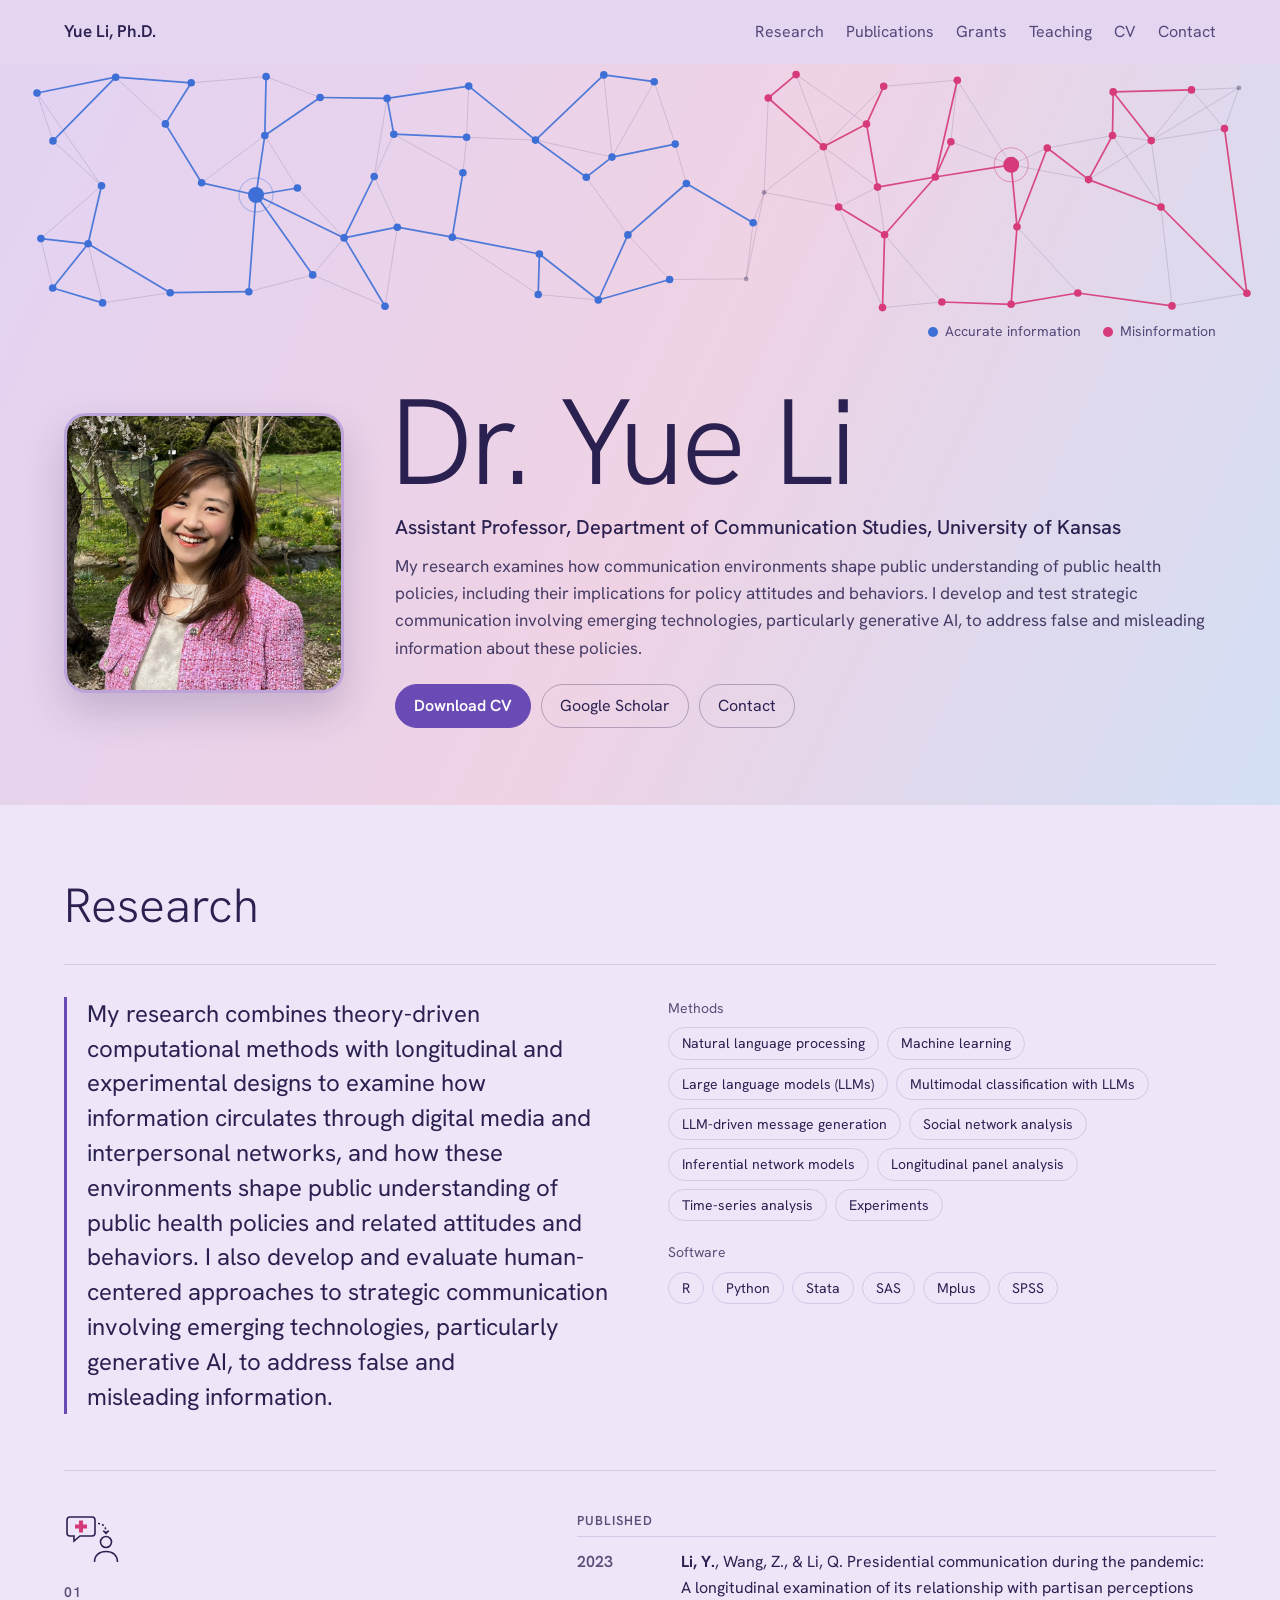
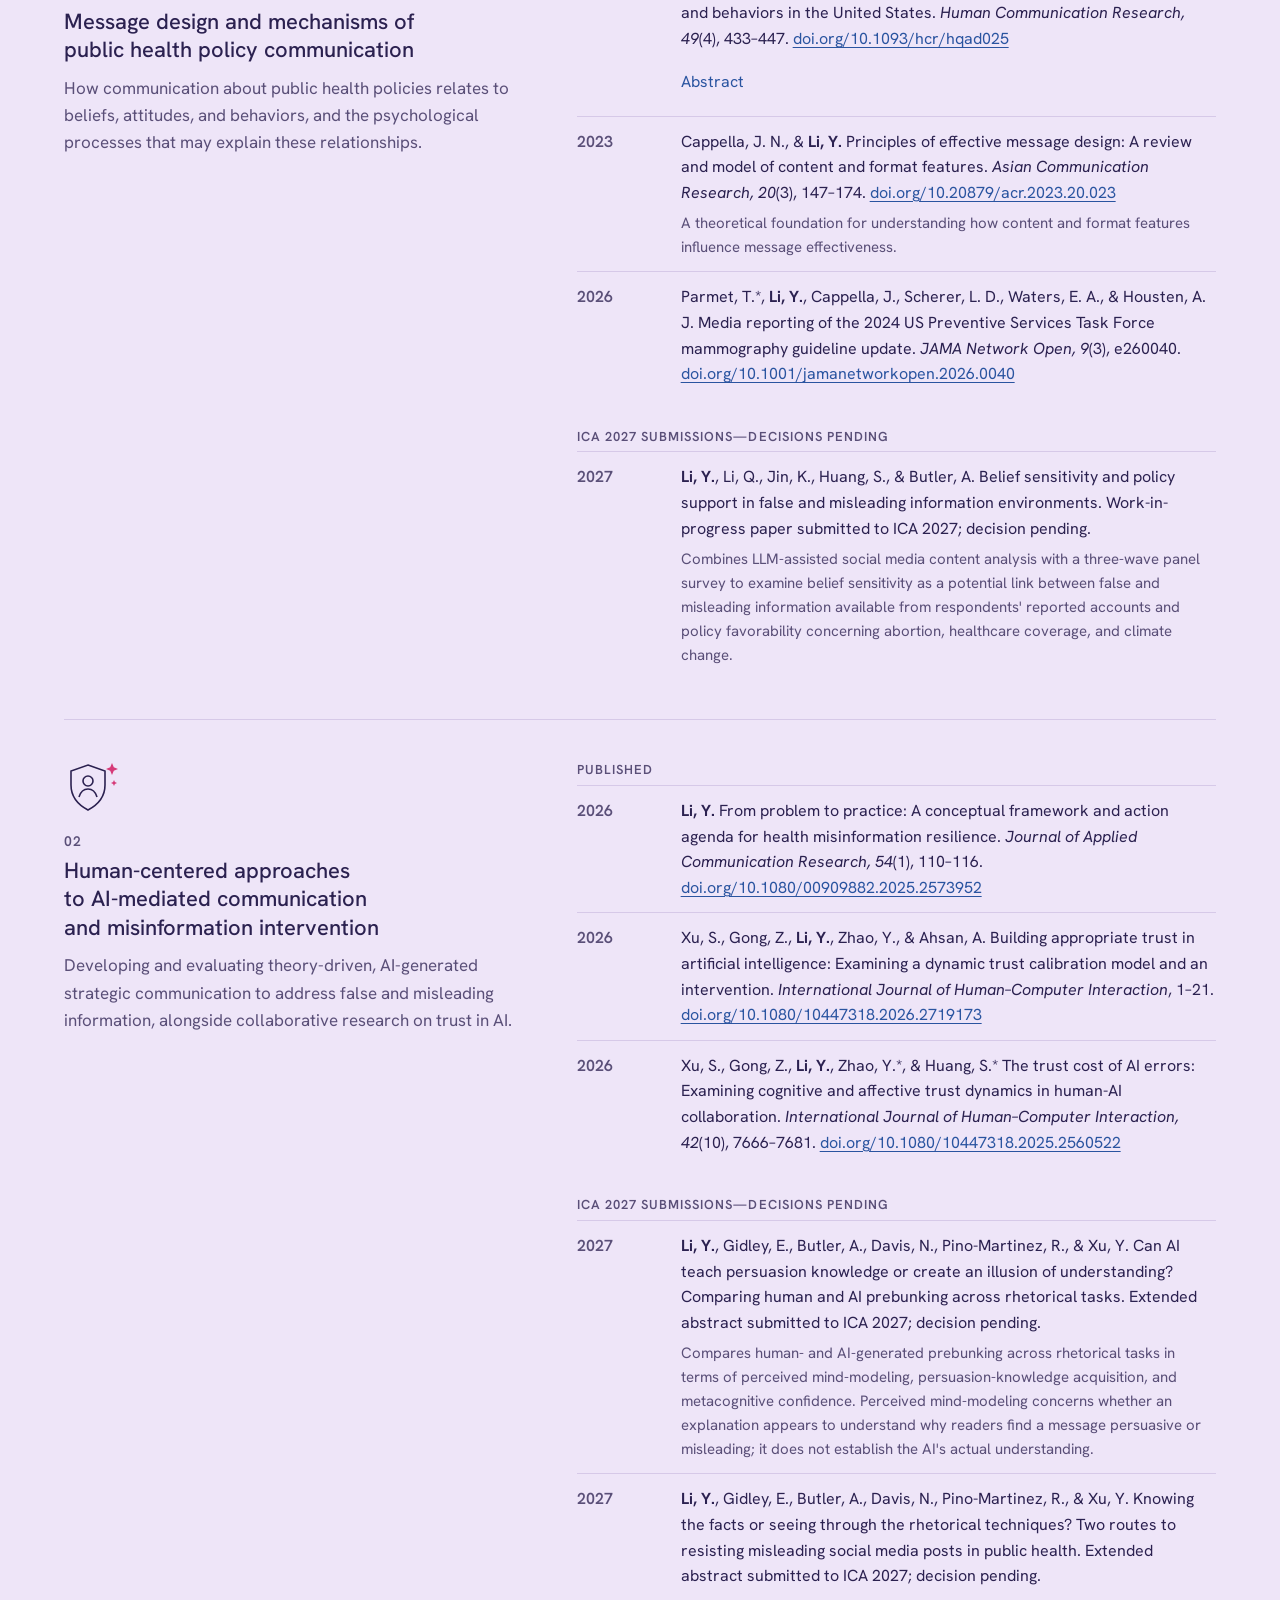
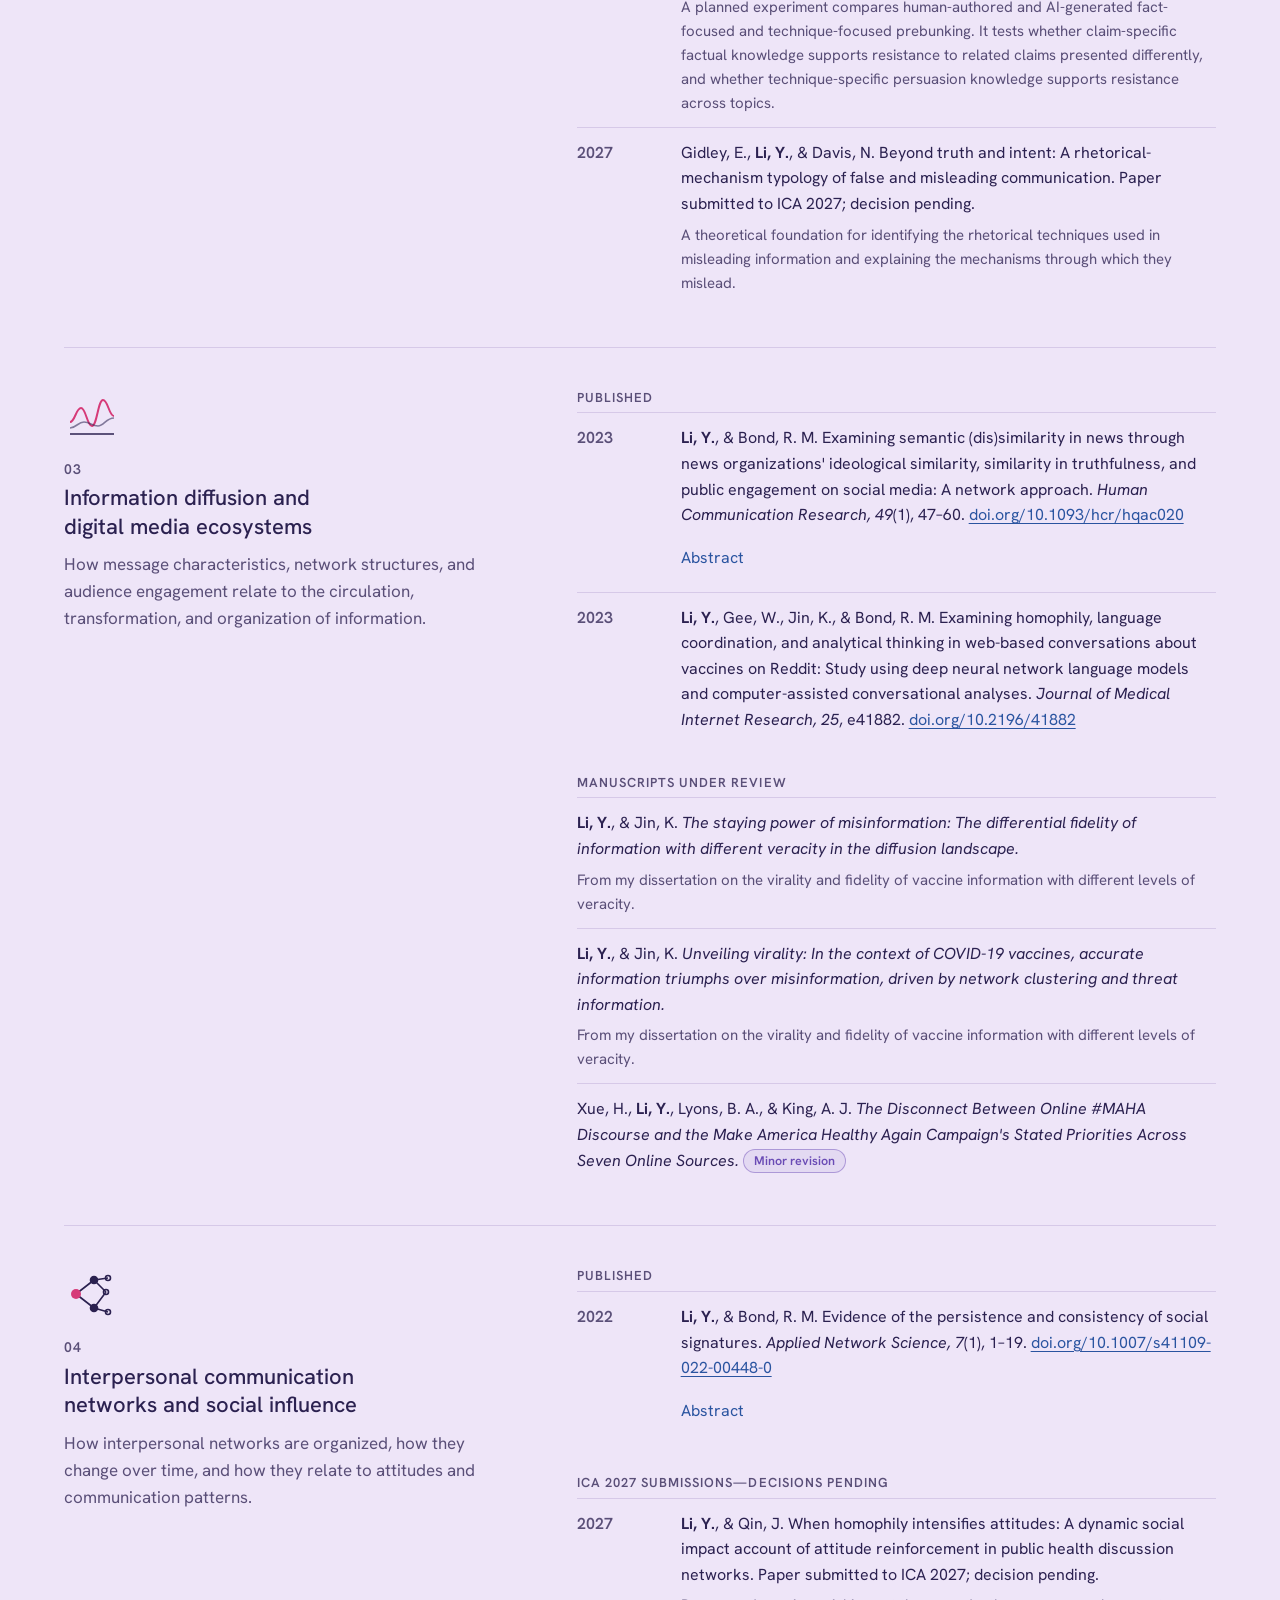
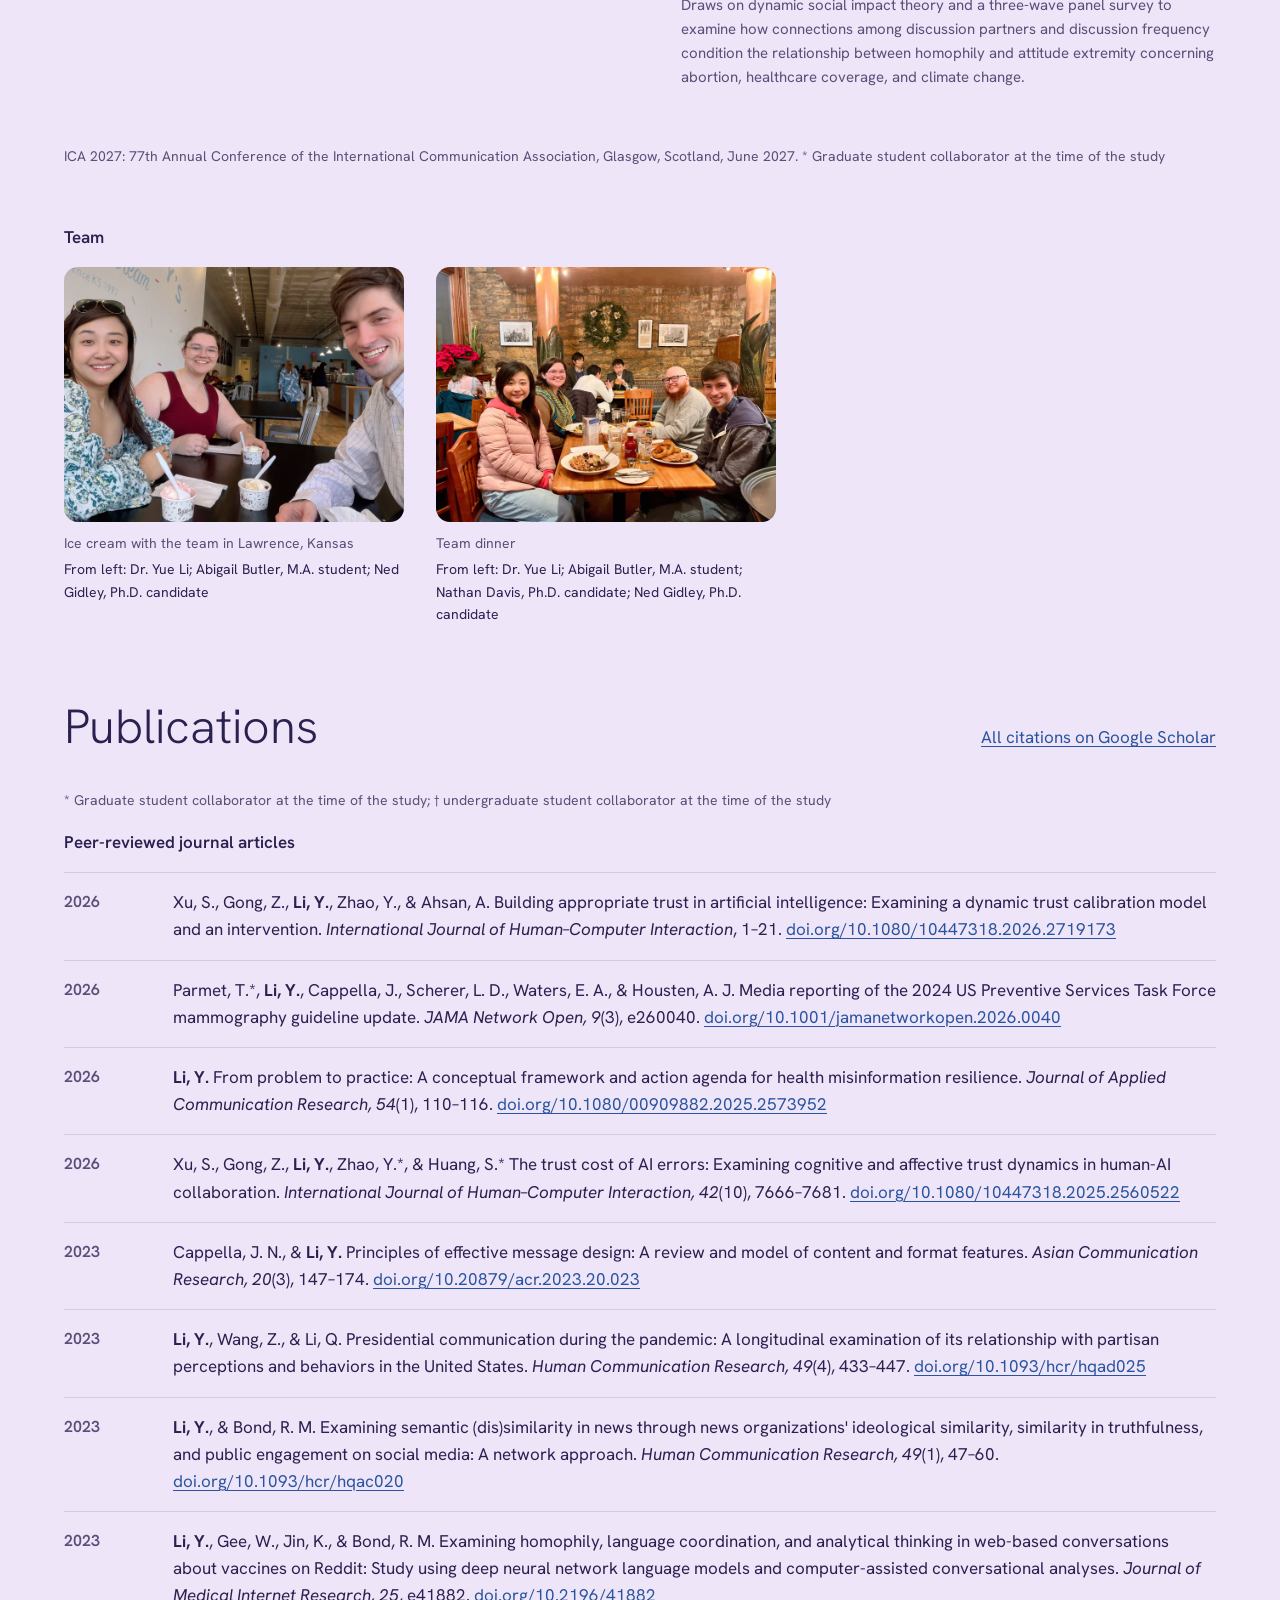
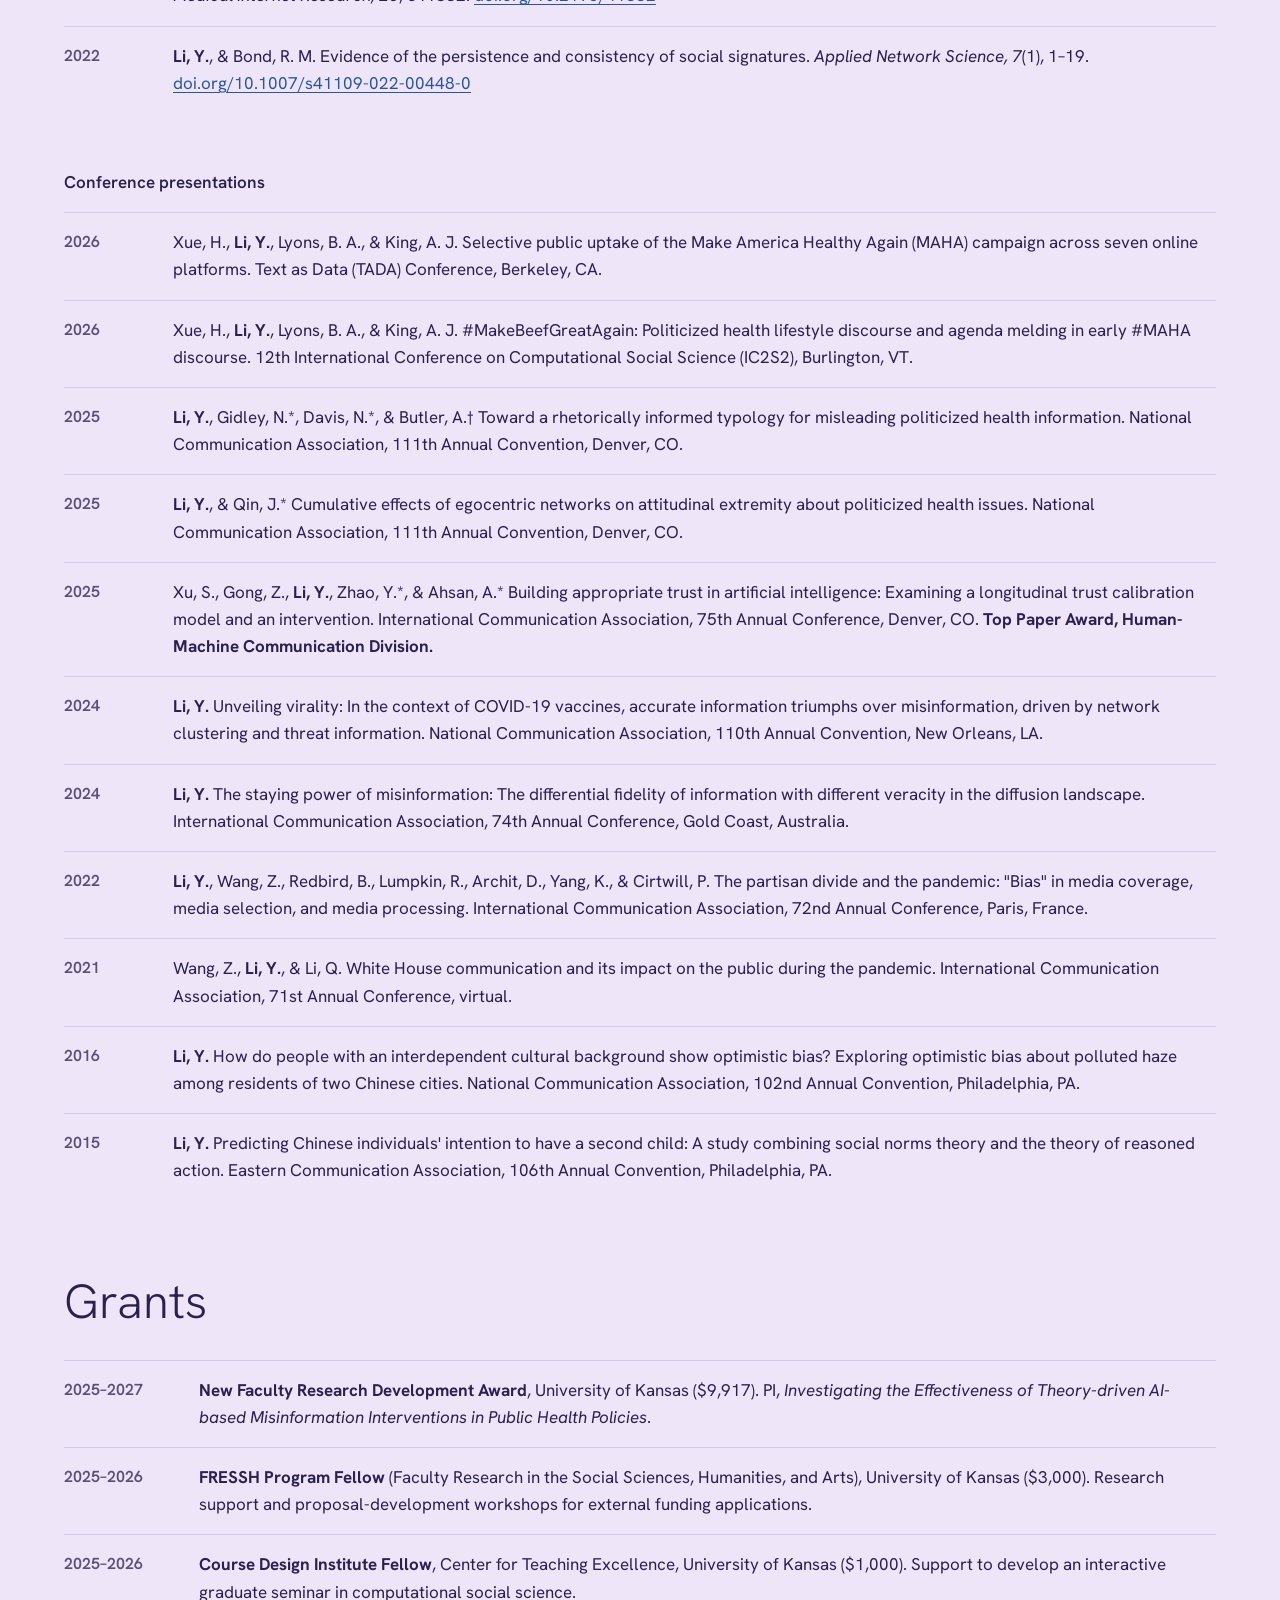
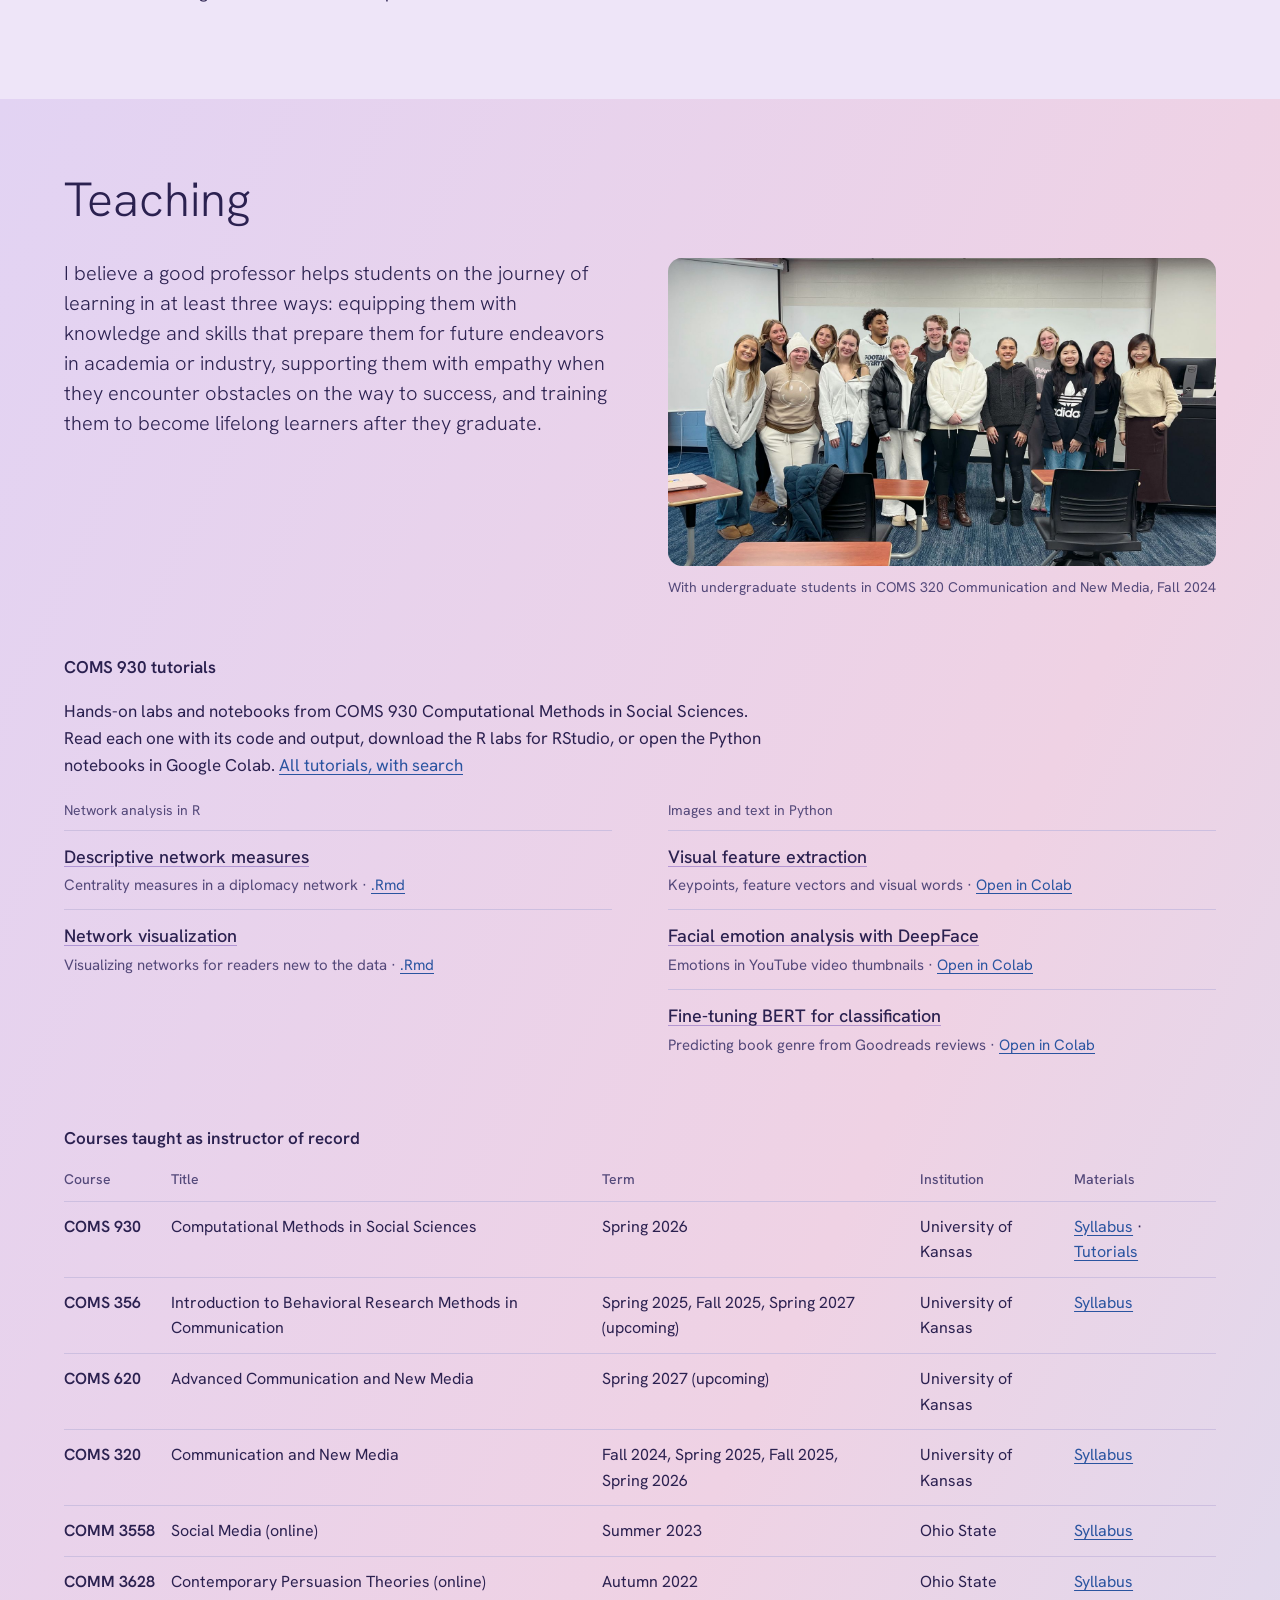
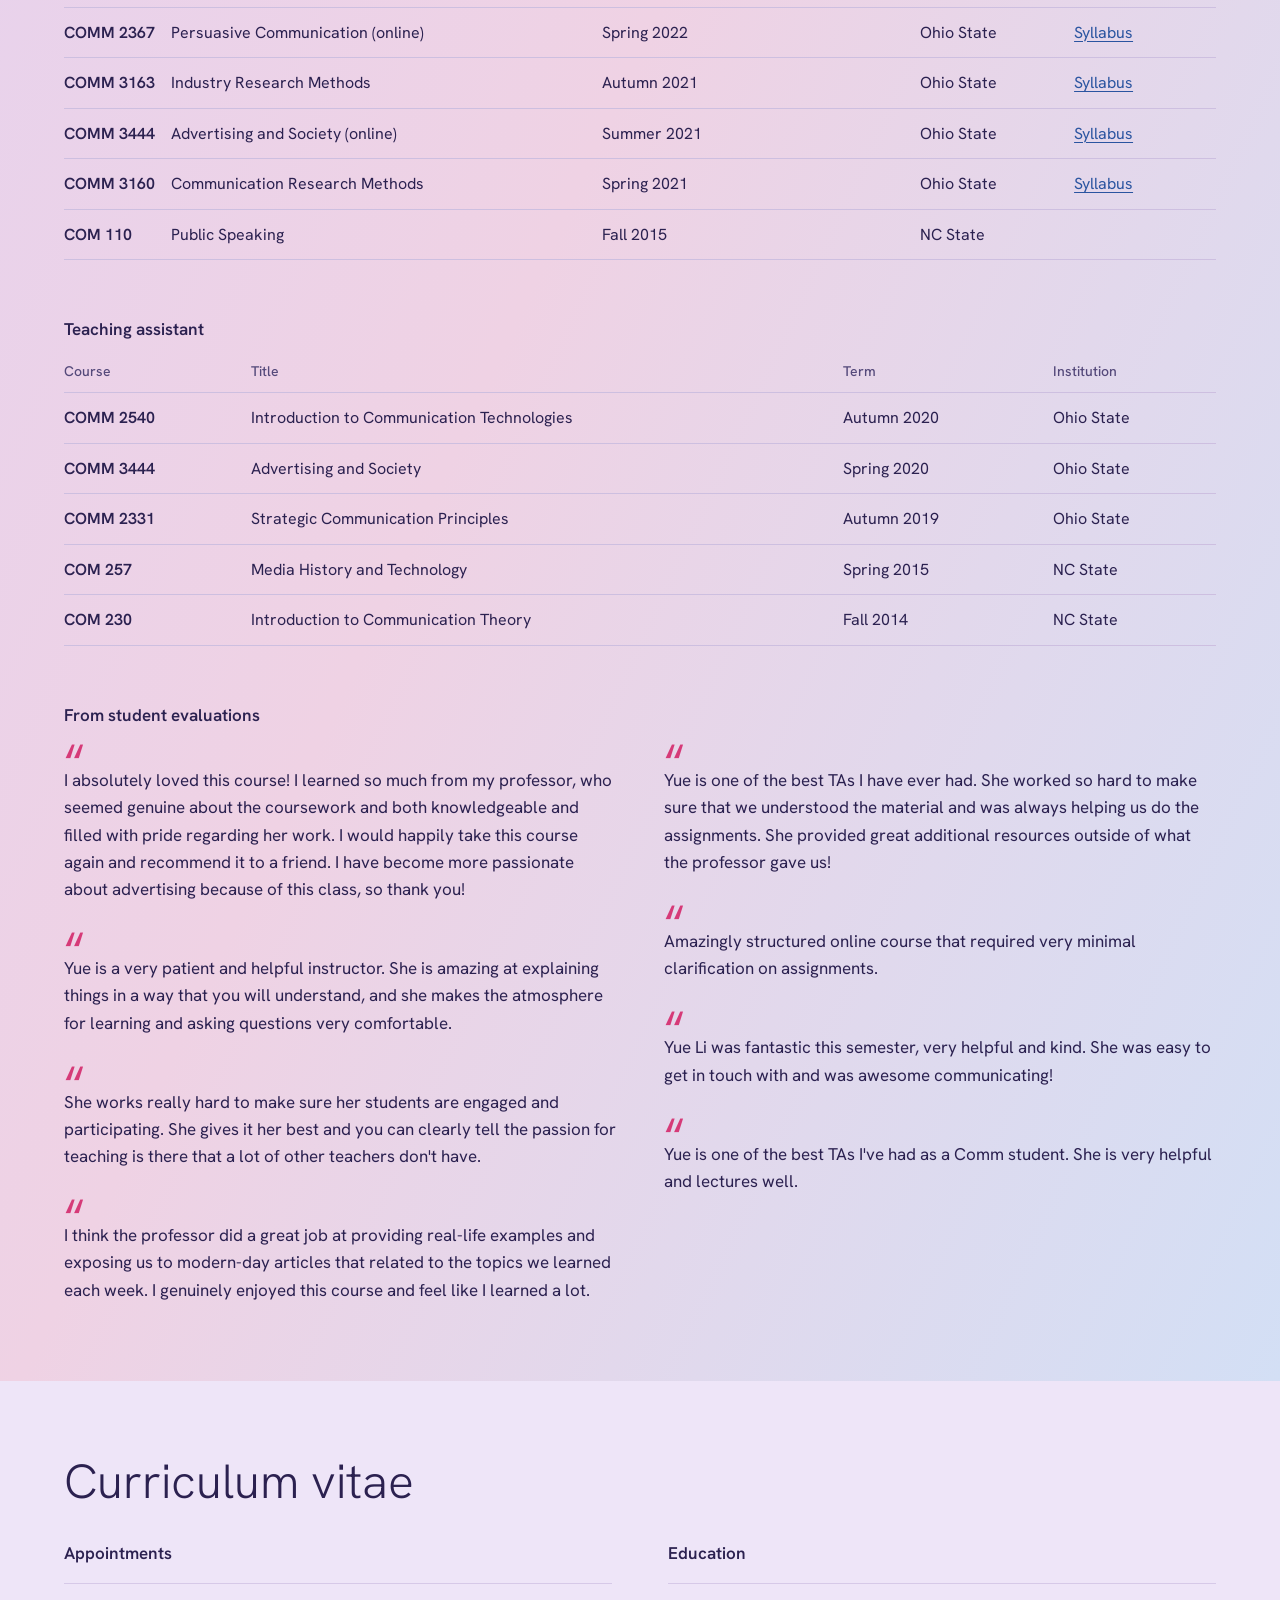
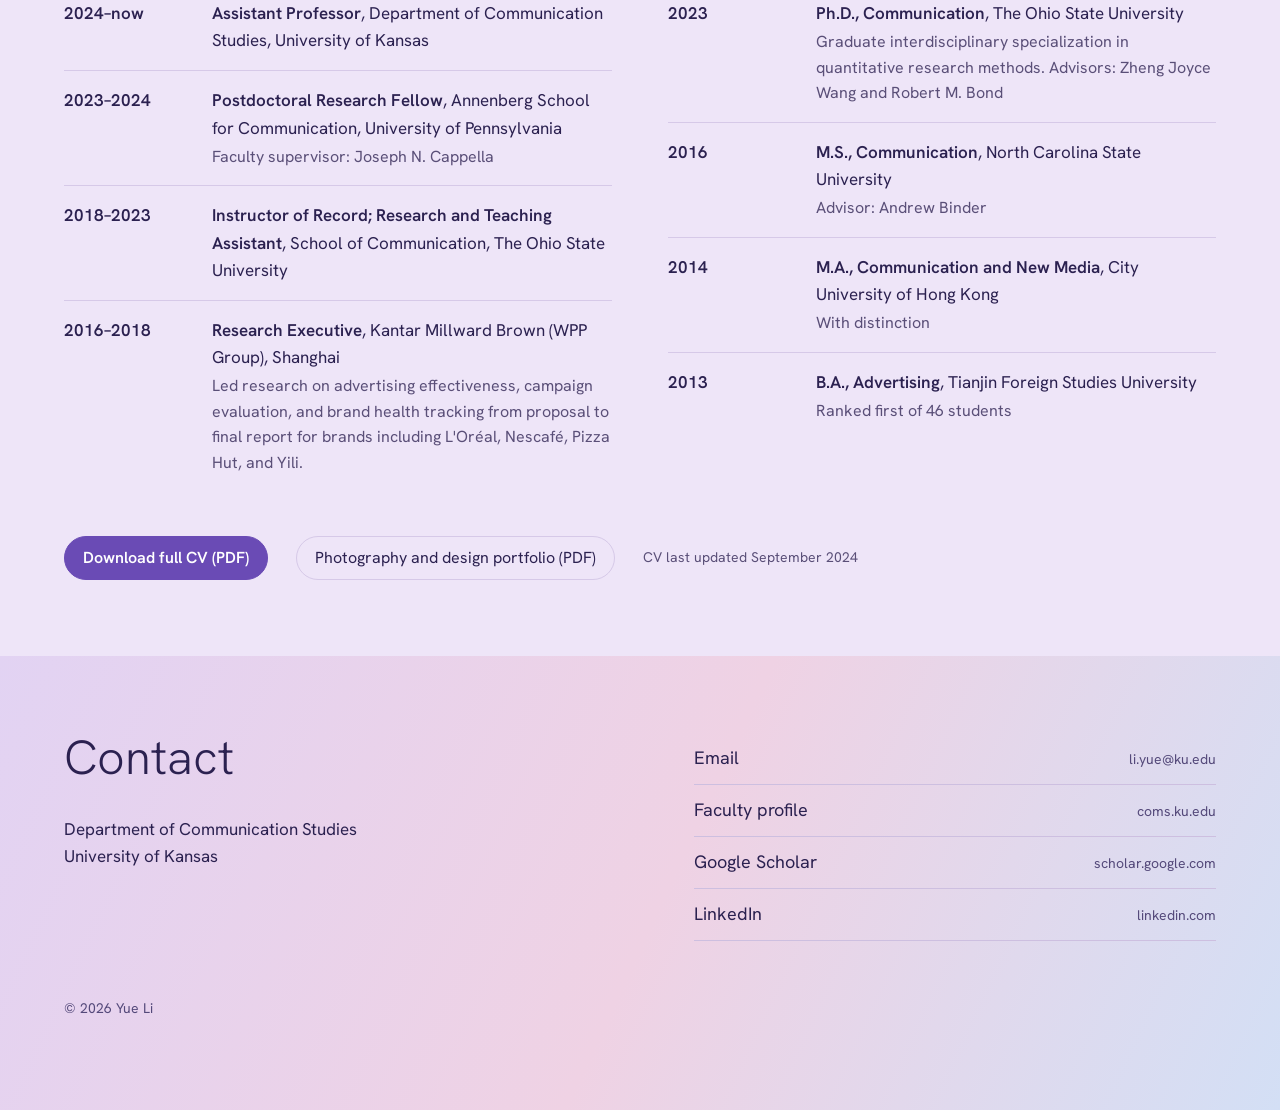
<file: index.html>
<!DOCTYPE html>
<html lang="en">
<head>
<meta charset="utf-8">
<meta name="viewport" content="width=device-width, initial-scale=1">
<title>Yue Li, Ph.D.</title>
<meta name="description" content="Yue Li is an assistant professor of communication studies at the University of Kansas. Her research examines how communication environments shape public understanding of public health policies, and develops and tests strategic communication involving generative AI to address false and misleading information about these policies.">
<link rel="canonical" href="https://yueliphd.net/">
<meta property="og:title" content="Yue Li, Ph.D.">
<meta property="og:description" content="Assistant Professor of Communication Studies, University of Kansas. Research on public health policy communication, AI-mediated strategic communication, and theory-driven computational methods.">
<meta property="og:url" content="https://yueliphd.net/">
<meta property="og:type" content="website">
<link rel="icon" href="data:image/svg+xml,%3Csvg xmlns='http://www.w3.org/2000/svg' viewBox='0 0 32 32'%3E%3Crect width='32' height='32' rx='7' fill='%232b2150'/%3E%3Cpath d='M9 22 16 10l7 12' stroke='%23cbb8ff' stroke-width='2' fill='none'/%3E%3Ccircle cx='16' cy='10' r='3' fill='%23ff94bb'/%3E%3Ccircle cx='9' cy='22' r='2.5' fill='%238ec5ff'/%3E%3Ccircle cx='23' cy='22' r='2.5' fill='%238ec5ff'/%3E%3C/svg%3E">
<link rel="preconnect" href="https://fonts.googleapis.com">
<link rel="preconnect" href="https://fonts.gstatic.com" crossorigin>
<link href="https://fonts.googleapis.com/css2?family=Hanken+Grotesk:ital,wght@0,300;0,400;0,500;0,600;1,400&display=swap" rel="stylesheet">
<style>
/* VOICE: calm, precise, scholarly; a researcher's front door, not a brochure
   IDEA: a network-diffusion plate, like a figure from one of her own papers
   PICTURE: two information cascades (accurate in blue, misinformation in pink) moving through a social network; her portrait sits beside her name below it
   COLOUR and TYPE: rose-lilac: tinted strips with a soft lilac-to-rose-to-blue gradient (--g1/--g2/--g3), deep plum-indigo ink #2b2150, purple #6a4bb5 buttons, blue #2a54a0 links, blue #3d6fd6 and pink #d63a78 for the network; always light (color-scheme: light), the dark values inside light-dark() are kept unused in case a dark mode is wanted later; Hanken Grotesk 300 for name and titles, Hanken Grotesk for text
   LAYOUT: tinted strip (a short network band, then name and intro), lavender #eee5f8 research / publication / CV strips, tinted teaching and contact strips, all hung on one left axis */
:root{color-scheme:light;--bg:light-dark(#eee5f8,#1f1b3d);--ink:light-dark(#2b2150,#f2eefb);--muted:light-dark(#5a4f78,#c4bcde);--rule:light-dark(#d6c9e8,#3d3670);--link:light-dark(#2a54a0,#a9c8ff);--plum:#2b2150;--purple:light-dark(#6a4bb5,#cbb8ff);--on-purple:light-dark(#fff,#2b2150);--blue:light-dark(#3d6fd6,#8ec5ff);--pink:light-dark(#d63a78,#ff94bb);--net:light-dark(#2b2150,#fff);--band:light-dark(#e4d5f1,#262250);--g1:light-dark(#e2d3f3,#2c2757);--g2:light-dark(#efd2e4,#3a2550);--g3:light-dark(#d3dff5,#22305a)}
*{box-sizing:border-box;min-width:0}
html{scroll-padding-top:72px;scroll-behavior:smooth}
body{margin:0;background:var(--bg);color:var(--ink);font:17px/1.6 "Hanken Grotesk",system-ui,-apple-system,"Segoe UI",sans-serif;overflow-x:clip}
a{color:var(--link);text-underline-offset:3px;text-decoration-thickness:1px}
a:hover{text-decoration-thickness:2px}
a:focus-visible,summary:focus-visible{outline:2px solid var(--pink);outline-offset:3px;border-radius:3px}
.band{padding:clamp(44px,6vw,96px) max(5vw,16px)}
.wrap{max-width:1240px;margin:0 auto}
h1,h2{font-weight:300;line-height:1.05;text-wrap:balance;margin:0}
h2{font-size:clamp(32px,4.4vw,48px);margin-bottom:32px}
h3{font-size:17px;font-weight:600;margin:56px 0 16px}
p{margin:0 0 1em}
.meta{font-size:14px;color:var(--muted)}
.tint,.hero,.top{--ink:light-dark(#2b2150,#f2eefb);--muted:light-dark(#54497a,#c8c0e2);--soft:light-dark(#463c66,#ddd6f2);--rule:light-dark(#cdbfe0,#4a4380);--link:light-dark(#2a54a0,#a9c8ff);color:var(--ink)}
.tint,.hero{background:linear-gradient(115deg,var(--g1) 0%,var(--g2) 52%,var(--g3) 100%)}
.scroll{overflow-x:auto}.scroll a{flex:none}

/* navigation */
.top{background:var(--band);padding:0 max(5vw,16px)}
@media(min-width:900px){.top{position:sticky;top:0;z-index:5}}
.navrow{display:flex;flex-wrap:wrap;align-items:center;justify-content:space-between;gap:0 24px;min-height:64px}
.brand{color:var(--ink);text-decoration:none;font-weight:600;padding:10px 0}
.links{display:flex;gap:2px;margin:0 -10px}
.links a{display:inline-flex;align-items:center;min-height:44px;padding:0 10px;color:var(--muted);text-decoration:none;font-size:16px}
.links a:hover{color:var(--ink);box-shadow:inset 0 -2px var(--purple)}

/* hero */
.hero{padding-top:0}
.net{position:relative;height:clamp(170px,28vh,290px);margin:0 calc(-1 * max(5vw,16px))}
.net>svg{position:absolute;inset:0;width:100%;height:100%}
.legend{display:flex;flex-wrap:wrap;gap:6px 22px;justify-content:flex-end;font-size:14px;color:var(--muted);margin:4px 0 0}
.dot{display:inline-block;width:10px;height:10px;border-radius:50%;margin-right:7px;vertical-align:-1px}
.intro{display:grid;grid-template-columns:clamp(160px,22vw,280px) minmax(0,1fr);grid-template-areas:"photo name" "photo lede";gap:8px clamp(28px,4vw,56px);align-items:end;margin-top:clamp(12px,3vw,36px)}
.headshot{grid-area:photo;align-self:center;width:100%;height:auto;aspect-ratio:1;object-fit:cover;border-radius:22px;border:3px solid color-mix(in srgb,var(--purple) 35%,transparent);box-shadow:0 18px 40px rgba(43,33,80,.2)}
.intro h1{grid-area:name}.intro .lede{grid-area:lede}
h1{font-size:clamp(64px,9.5vw,128px);letter-spacing:-.02em;margin-left:-.04em}
.role{font-size:20px;font-weight:500;line-height:1.35;margin-bottom:12px}
.lede p:not(.role){color:var(--soft)}
.btns{display:flex;flex-wrap:wrap;gap:10px;margin-top:22px}
.btn{display:inline-flex;align-items:center;min-height:44px;padding:0 18px;border:1px solid color-mix(in srgb,var(--ink) 30%,transparent);border-radius:999px;color:var(--ink);text-decoration:none;font-size:16px}
.btn:hover{border-color:var(--purple);background:color-mix(in srgb,var(--purple) 10%,transparent)}
.btn.primary{background:var(--purple);border-color:var(--purple);color:var(--on-purple);font-weight:600}
.go{animation:draw .55s ease-out forwards}
.pop{opacity:0;animation:pop .4s ease-out forwards}
@keyframes draw{to{stroke-dashoffset:0}}@keyframes pop{to{opacity:1}}

/* research */
.methods{display:grid;grid-template-columns:minmax(0,1fr) minmax(0,1fr);gap:28px 56px;margin-top:64px}
.approach-row{margin-top:0;border-top:1px solid var(--rule);padding-top:32px}
.approach{font-size:clamp(20px,2.1vw,24px);line-height:1.45;color:var(--ink);margin:0;padding-left:20px;border-left:3px solid var(--purple);text-wrap:pretty}
.line{display:grid;grid-template-columns:minmax(0,5fr) minmax(0,7fr);gap:20px 56px;border-top:1px solid var(--rule);padding:40px 0}
.approach-row+.line{margin-top:56px}
.line-head svg{width:56px;height:56px;display:block}
.line .num{font-size:14px;font-weight:600;letter-spacing:.08em;color:var(--muted);margin:14px 0 4px}
.line h3{margin:0 0 10px;font-size:22px;font-weight:500;line-height:1.3;text-wrap:balance}
.line .desc{color:var(--muted);margin:0}
.line .kind{font-size:13px;font-weight:600;letter-spacing:.08em;text-transform:uppercase;color:var(--muted);margin:0 0 4px}
.line .kind:not(:first-child){margin-top:28px}
.pubs.rl li{padding:12px 0;font-size:16px}
.wip{list-style:none;padding:0;margin:0}
.wip li{padding:12px 0;border-top:1px solid var(--rule);font-size:16px}
.note{display:block;color:var(--muted);font-size:15px;margin-top:6px}
.status{display:inline-block;font-size:12.5px;font-weight:600;line-height:1.3;padding:3px 10px;border-radius:999px;border:1px solid color-mix(in srgb,var(--purple) 45%,transparent);color:var(--purple);background:color-mix(in srgb,var(--purple) 8%,transparent);vertical-align:1px}
.rl-note{margin:12px 0 0}
.nw{white-space:nowrap}
.tags{display:flex;flex-wrap:wrap;gap:8px;list-style:none;padding:0;margin:8px 0 20px}
.tags li{border:1px solid var(--rule);border-radius:999px;padding:4px 13px;font-size:14px}
details{margin-top:8px}
summary{cursor:pointer;display:inline-flex;align-items:center;min-height:44px;color:var(--link);font-size:16px}
details p{max-width:70ch;color:var(--muted);font-size:16px}

.photo{margin:0}
.photo img{display:block;width:100%;height:auto;border-radius:14px}
.photo figcaption{font-size:14px;color:var(--muted);margin-top:10px}
.team{display:grid;grid-template-columns:repeat(auto-fill,minmax(min(100%,220px),1fr));gap:24px 32px;max-width:712px}.team .photo{max-width:400px}
.photo .who{display:block;margin-top:4px;color:var(--ink)}

/* publications */
.pubs{list-style:none;padding:0;margin:0}
.pubs li{display:grid;grid-template-columns:5em minmax(0,1fr);gap:4px 24px;padding:16px 0;border-top:1px solid var(--rule)}
.pubs .yr{font-weight:600;color:var(--muted);font-size:16px}
.pubs a{overflow-wrap:anywhere}
.intro-pubs{display:flex;flex-wrap:wrap;justify-content:space-between;align-items:baseline;gap:8px 24px}
.pubnote{font-size:14px;color:var(--muted);margin:4px 0 18px}
.grants li{grid-template-columns:6.5em minmax(0,1fr)}

/* teaching */
.teach{display:grid;grid-template-columns:minmax(0,1fr) minmax(0,1fr);gap:28px 56px;align-items:start}
.teach .phil{font-size:20px;line-height:1.5;font-weight:300;color:var(--ink)}
table{width:100%;border-collapse:collapse;font-size:16px}
th{text-align:start;font-size:14px;font-weight:500;color:var(--muted);padding:0 16px 10px 0;border-bottom:1px solid var(--rule)}
td{padding:12px 16px 12px 0;border-bottom:1px solid var(--rule);vertical-align:top}
td:first-child{white-space:nowrap;font-weight:600}
td.term{min-width:7.5em}
.tut-intro{max-width:70ch}
.tutgrid{display:grid;grid-template-columns:repeat(auto-fit,minmax(min(100%,320px),1fr));gap:12px 56px;margin-top:20px}
.tutlist{list-style:none;padding:0;margin:8px 0 0}.tutlist li{padding:12px 0;border-top:1px solid var(--rule)}
.tutlist a.t{color:var(--ink);font-weight:500;font-size:18px;text-decoration-color:color-mix(in srgb,var(--purple) 45%,transparent)}.tutlist a.t:hover{text-decoration-color:var(--purple)}
.tutlist .d{display:block;color:var(--muted);font-size:15px;margin-top:2px}
.quotes{columns:2 300px;column-gap:48px;margin-top:8px}
blockquote{break-inside:avoid;margin:0 0 30px;color:var(--ink)}
blockquote::before{content:"\201C";display:block;font-size:48px;line-height:.7;color:var(--pink);height:22px}

/* cv */
.cvcols{display:grid;grid-template-columns:minmax(0,1fr) minmax(0,1fr);gap:0 56px}
.tl{list-style:none;padding:0;margin:0}
.tl li{display:grid;grid-template-columns:7.5em minmax(0,1fr);gap:2px 20px;padding:16px 0;border-top:1px solid var(--rule)}
.tl .yr{font-weight:600;white-space:nowrap}
.tl b{font-weight:600}
.tl p{margin:2px 0 0;color:var(--muted);font-size:16px}
.cvcols h3{margin-top:0}
.cvbar{display:flex;flex-wrap:wrap;gap:12px 28px;align-items:center;margin-top:44px}
.cvbar .btn{color:var(--ink);border-color:var(--rule)}
.cvbar .btn.primary{color:var(--on-purple);border-color:var(--purple)}

/* contact */
.contact{display:grid;grid-template-columns:minmax(0,1.1fr) minmax(0,1fr);gap:24px 56px;align-items:start}
.contact ul{list-style:none;padding:0;margin:0}
.contact li a{display:flex;justify-content:space-between;align-items:center;min-height:52px;border-bottom:1px solid var(--rule);color:var(--ink);text-decoration:none;font-size:18px}
.contact li a:hover{color:var(--purple)}
.contact li a span{color:var(--muted);font-size:14px}
.foot{margin-top:56px;font-size:14px;color:var(--muted)}

@media(max-width:760px){.methods,.teach,.cvcols,.contact{grid-template-columns:minmax(0,1fr)}.cvcols>div+div{margin-top:40px}.line{grid-template-columns:minmax(0,1fr)}.legend{justify-content:flex-start}}
@media(max-width:600px){.intro{grid-template-columns:104px minmax(0,1fr);grid-template-areas:"photo name" "lede lede";column-gap:18px;align-items:center}.headshot{border-radius:16px}h1{font-size:56px}.lede{margin-top:12px}table{font-size:15px}.stack thead{display:none}.stack tr{display:grid;padding-block:10px;border-bottom:1px solid var(--rule)}.stack td{display:flow-root;border:0;padding:3px 0;padding-inline-start:7em;text-align:start;white-space:normal}.stack td::before{content:attr(data-l);float:inline-start;width:6.5em;margin-inline-start:-7em;color:var(--muted);font-weight:400;font-size:14px}.stack td:empty{display:none}.pubs li,.tl li{grid-template-columns:minmax(0,1fr)}}
@media(prefers-reduced-motion:reduce){html{scroll-behavior:auto}.go,.pop{animation:none;opacity:1;stroke-dashoffset:0}}
</style>
<script>new MutationObserver(()=>{for(const c of document.querySelectorAll('.stack td:not([data-l])')){let i=0,p=c;while(p=p.previousElementSibling)i+=p.colSpan;c.dataset.l=c.closest('table').rows[0].cells[i]?.textContent||''}}).observe(document,{childList:true,subtree:true})</script>
</head>
<body>

<nav class="top" aria-label="Main">
  <div class="wrap navrow">
    <a class="brand" href="#top">Yue Li, Ph.D.</a>
    <div class="links scroll">
      <a href="#research">Research</a>
      <a href="#publications">Publications</a>
      <a href="#grants">Grants</a>
      <a href="#teaching">Teaching</a>
      <a href="#cv">CV</a>
      <a href="#contact">Contact</a>
    </div>
  </div>
</nav>

<header class="band hero" id="top">
  <div class="wrap">
    <div class="net" aria-hidden="true">
      <svg id="net"></svg>
    </div>
    <p class="legend"><span><i class="dot" style="background:var(--blue)"></i>Accurate information</span><span><i class="dot" style="background:var(--pink)"></i>Misinformation</span></p>
    <div class="intro">
      <img class="headshot" src="images/headshot.jpg" alt="Portrait of Yue Li" width="800" height="800">
      <h1>Dr. Yue Li</h1>
      <div class="lede">
        <p class="role">Assistant Professor, Department of Communication Studies, University of Kansas</p>
        <p>My research examines how communication environments shape public understanding of public health policies, including their implications for policy attitudes and behaviors. I develop and test strategic communication involving emerging technologies, particularly generative AI, to address false and misleading information about these policies.</p>
        <div class="btns">
          <a class="btn primary" href="files/Yue-Li-CV.pdf">Download CV</a>
          <a class="btn" href="https://scholar.google.com/citations?user=ZIJgPwMAAAAJ&amp;hl=en">Google Scholar</a>
          <a class="btn" href="#contact">Contact</a>
        </div>
      </div>
    </div>
  </div>
</header>

<main>
<section class="band" id="research">
  <div class="wrap">
    <h2>Research</h2>
    <div class="methods approach-row">
      <p class="approach">My research combines theory-driven computational methods with longitudinal and experimental designs to examine how information circulates through digital media and interpersonal networks, and how these environments shape public understanding of public health policies and related attitudes and behaviors. I also develop and evaluate human-centered approaches to strategic communication involving emerging technologies, particularly generative AI, to address false and misleading information.</p>
      <div>
        <div class="meta">Methods</div>
        <ul class="tags"><li>Natural language processing</li><li>Machine learning</li><li>Large language models (LLMs)</li><li>Multimodal classification with LLMs</li><li>LLM-driven message generation</li><li>Social network analysis</li><li>Inferential network models</li><li>Longitudinal panel analysis</li><li>Time-series analysis</li><li>Experiments</li></ul>
        <div class="meta">Software</div>
        <ul class="tags"><li>R</li><li>Python</li><li>Stata</li><li>SAS</li><li>Mplus</li><li>SPSS</li></ul>
      </div>
    </div>

    <article class="line" id="line-policy">
      <div class="line-head">
        <svg viewBox="0 0 56 56" fill="none" stroke="currentColor" stroke-width="1.6" aria-hidden="true"><path d="M6 6h22a3 3 0 0 1 3 3v13a3 3 0 0 1-3 3H16l-6 5v-5H6a3 3 0 0 1-3-3V9a3 3 0 0 1 3-3z"/><path d="M15 9.5h4v4h4v4h-4v4h-4v-4h-4v-4h4z" fill="var(--pink)" stroke="none"/><path d="M34 12.5c4.5 0 8 3 8 8.5" stroke-dasharray="2 2.2"/><path d="M39.3 19.6 42 22.4l2.7-2.8"/><circle cx="42" cy="31" r="5.5"/><path d="M30.5 51c0-7 5-10.5 11.5-10.5S53.5 44 53.5 51"/></svg>
        <p class="num">01</p>
        <h3>Message design and mechanisms of public health policy communication</h3>
        <p class="desc">How communication about public health policies relates to beliefs, attitudes, and behaviors, and the psychological processes that may explain these relationships.</p>
      </div>
      <div class="line-works">
        <p class="kind">Published</p>
        <ol class="pubs rl">
          <li><span class="yr">2023</span><span><b>Li, Y.</b>, Wang, Z., &amp; Li, Q. Presidential communication during the pandemic: A longitudinal examination of its relationship with partisan perceptions and behaviors in the United States. <i>Human Communication Research, 49</i>(4), 433–447. <a href="https://doi.org/10.1093/hcr/hqad025">doi.org/10.1093/hcr/hqad025</a>
            <details><summary>Abstract</summary><p>Partisanship played a key role in shaping individuals' responses to the COVID-19 pandemic in the United States. The current project applies the extended parallel processing model (EPPM) to examine how the content features of White House press conferences were associated with the partisan gap in perceptions and behavior during the early stage of the pandemic. Using supervised machine learning, Study 1 analyzes the White House press conferences regarding the pandemic during 2020. The results demonstrate that the White House focused on efficacy but included minimal threat information. Study 2 uses the threat and efficacy information in White House press conferences to predict perceived threat and efficacy as well as self-quarantine behavior measured by longitudinal surveys using nationally representative samples of U.S. adults. Time-series analysis shows that an increase of threat information from the White House was associated with a subsequent decrease in the partisan gap between Democrats and Republicans on perceived threat and self-quarantine behavior by increasing perceived threat and self-quarantine behavior among Republicans. This study contributes to presidential communication research by systematically examining specific message features and linking them to public perceptions and behaviors in the context of a public health crisis. The study also extends the EPPM to a dynamic model, estimating the asymmetric effects and self-continuity of positive (i.e., efficacy) and negative (i.e., threat) information on perceptions and behaviors.</p></details></span></li>
          <li><span class="yr">2023</span><span>Cappella, J. N., &amp; <b>Li, Y.</b> Principles of effective message design: A review and model of content and format features. <i>Asian Communication Research, 20</i>(3), 147–174. <a href="https://doi.org/10.20879/acr.2023.20.023">doi.org/10.20879/acr.2023.20.023</a>
            <span class="note">A theoretical foundation for understanding how content and format features influence message effectiveness.</span></span></li>
          <li><span class="yr">2026</span><span>Parmet, T.*, <b>Li, Y.</b>, Cappella, J., Scherer, L. D., Waters, E. A., &amp; Housten, A. J. Media reporting of the 2024 US Preventive Services Task Force mammography guideline update. <i>JAMA Network Open, 9</i>(3), e260040. <a href="https://doi.org/10.1001/jamanetworkopen.2026.0040">doi.org/10.1001/jamanetworkopen.2026.0040</a></span></li>
        </ol>
        <p class="kind">ICA 2027 submissions—decisions pending</p>
        <ol class="pubs rl pending">
          <li><span class="yr">2027</span><span><b>Li, Y.</b>, Li, Q., Jin, K., Huang, S., &amp; Butler, A. Belief sensitivity and policy support in false and misleading information environments. Work-in-progress paper submitted to ICA 2027; decision pending.
            <span class="note">Combines LLM-assisted social media content analysis with a three-wave panel survey to examine belief sensitivity as a potential link between false and misleading information available from respondents' reported accounts and policy favorability concerning abortion, healthcare coverage, and climate change.</span></span></li>
        </ol>
      </div>
    </article>

    <article class="line" id="line-ai">
      <div class="line-head">
        <svg viewBox="0 0 56 56" fill="none" stroke="currentColor" stroke-width="1.6" aria-hidden="true"><path d="M24 5l17 6v14c0 12-7.5 20-17 25C14.5 45 7 37 7 25V11z"/><circle cx="24" cy="21" r="5"/><path d="M15 37c1.5-5 5-8 9-8s7.5 3 9 8"/><path d="M48 3l1.8 4.2L54 9l-4.2 1.8L48 15l-1.8-4.2L42 9l4.2-1.8z" fill="var(--pink)" stroke="none"/><path d="M50 20l.9 2.1 2.1.9-2.1.9-.9 2.1-.9-2.1-2.1-.9 2.1-.9z" fill="var(--pink)" stroke="none"/></svg>
        <p class="num">02</p>
        <h3>Human-centered approaches to AI-mediated communication and misinformation intervention</h3>
        <p class="desc">Developing and evaluating theory-driven, AI-generated strategic communication to address false and misleading information, alongside collaborative research on trust in AI.</p>
      </div>
      <div class="line-works">
        <p class="kind">Published</p>
        <ol class="pubs rl">
          <li><span class="yr">2026</span><span><b>Li, Y.</b> From problem to practice: A conceptual framework and action agenda for health misinformation resilience. <i>Journal of Applied Communication Research, 54</i>(1), 110–116. <a href="https://doi.org/10.1080/00909882.2025.2573952">doi.org/10.1080/00909882.2025.2573952</a></span></li>
          <li><span class="yr">2026</span><span>Xu, S., Gong, Z., <b>Li, Y.</b>, Zhao, Y., &amp; Ahsan, A. Building appropriate trust in artificial intelligence: Examining a dynamic trust calibration model and an intervention. <i>International Journal of Human–Computer Interaction</i>, 1–21. <a href="https://doi.org/10.1080/10447318.2026.2719173">doi.org/10.1080/10447318.2026.2719173</a></span></li>
          <li><span class="yr">2026</span><span>Xu, S., Gong, Z., <b>Li, Y.</b>, Zhao, Y.*, &amp; Huang, S.* The trust cost of AI errors: Examining cognitive and affective trust dynamics in human-AI collaboration. <i>International Journal of Human–Computer Interaction, 42</i>(10), 7666–7681. <a href="https://doi.org/10.1080/10447318.2025.2560522">doi.org/10.1080/10447318.2025.2560522</a></span></li>
        </ol>
        <p class="kind">ICA 2027 submissions—decisions pending</p>
        <ol class="pubs rl pending">
          <li><span class="yr">2027</span><span><b>Li, Y.</b>, Gidley, E., Butler, A., Davis, N., <span class="nw">Pino-Martinez, R.</span>, &amp; Xu, Y. Can AI teach persuasion knowledge or create an illusion of understanding? Comparing human and AI prebunking across rhetorical tasks. Extended abstract submitted to ICA 2027; decision pending.
            <span class="note">Compares human- and AI-generated prebunking across rhetorical tasks in terms of perceived mind-modeling, persuasion-knowledge acquisition, and metacognitive confidence. Perceived mind-modeling concerns whether an explanation appears to understand why readers find a message persuasive or misleading; it does not establish the AI's actual understanding.</span></span></li>
          <li><span class="yr">2027</span><span><b>Li, Y.</b>, Gidley, E., Butler, A., Davis, N., <span class="nw">Pino-Martinez, R.</span>, &amp; Xu, Y. Knowing the facts or seeing through the rhetorical techniques? Two routes to resisting misleading social media posts in public health. Extended abstract submitted to ICA 2027; decision pending.
            <span class="note">A planned experiment compares human-authored and AI-generated fact-focused and technique-focused prebunking. It tests whether claim-specific factual knowledge supports resistance to related claims presented differently, and whether technique-specific persuasion knowledge supports resistance across topics.</span></span></li>
          <li><span class="yr">2027</span><span>Gidley, E., <b>Li, Y.</b>, &amp; Davis, N. Beyond truth and intent: A rhetorical-mechanism typology of false and misleading communication. Paper submitted to ICA 2027; decision pending.
            <span class="note">A theoretical foundation for identifying the rhetorical techniques used in misleading information and explaining the mechanisms through which they mislead.</span></span></li>
        </ol>
      </div>
    </article>

    <article class="line" id="line-diffusion">
      <div class="line-head">
        <svg viewBox="0 0 56 56" fill="none" stroke="currentColor" stroke-width="1.6" aria-hidden="true"><path d="M6 46h44"/><path d="M6 34c5 0 6-14 11-14s6 18 11 18 6-26 11-26 6 16 11 16" stroke="var(--pink)" stroke-width="2"/><path d="M6 40c6 0 8-6 14-6s8 4 14 4 8-8 16-8" opacity=".55"/></svg>
        <p class="num">03</p>
        <h3>Information diffusion and digital media ecosystems</h3>
        <p class="desc">How message characteristics, network structures, and audience engagement relate to the circulation, transformation, and organization of information.</p>
      </div>
      <div class="line-works">
        <p class="kind">Published</p>
        <ol class="pubs rl">
          <li><span class="yr">2023</span><span><b>Li, Y.</b>, &amp; Bond, R. M. Examining semantic (dis)similarity in news through news organizations' ideological similarity, similarity in truthfulness, and public engagement on social media: A network approach. <i>Human Communication Research, 49</i>(1), 47–60. <a href="https://doi.org/10.1093/hcr/hqac020">doi.org/10.1093/hcr/hqac020</a>
            <details><summary>Abstract</summary><p>The rise of homogenization and polarization in the news may inhibit individuals' understanding of an issue and the functioning of a democratic society. This study applies a network approach to understanding patterns of semantic similarity and divergence across news coverage. Specifically, we focus on how (a) inter-organizational networks based on media ideology, (b) inter-organizational networks based on news truthfulness, and (c) public engagement that news articles received on social media may affect semantic similarity in the news. We use large-scale user logs data on social media platforms (i.e., Facebook and Twitter) and news text data from more than 100 news organizations over 10 months to examine the three potential processes. Our results show that the similarity between news organizations in terms of media ideology and news truthfulness is positively associated with semantic similarity, whereas the public engagement that news articles received on social media is negatively associated with semantic similarity. Our study contributes to theory development in mass communication by shifting to a network paradigm that connects news organizations, news content, and news audiences. We demonstrate how scholars across communication disciplines may collaborate to integrate distinct theories, connect multiple levels, and link otherwise separate dimensions. Methodologically, we demonstrate how synchronizing network science with natural language processing and combining social media log data with text data can help to answer research questions that communication scholars are interested in. The findings' implications for news polarization are discussed.</p></details></span></li>
                  <li><span class="yr">2023</span><span><b>Li, Y.</b>, Gee, W., Jin, K., &amp; Bond, R. M. Examining homophily, language coordination, and analytical thinking in web-based conversations about vaccines on Reddit: Study using deep neural network language models and computer-assisted conversational analyses. <i>Journal of Medical Internet Research, 25</i>, e41882. <a href="https://doi.org/10.2196/41882">doi.org/10.2196/41882</a></span></li>
        </ol>
        <p class="kind">Manuscripts under review</p>
        <ul class="wip">
          <li><b>Li, Y.</b>, &amp; Jin, K. <i>The staying power of misinformation: The differential fidelity of information with different veracity in the diffusion landscape.</i>
            <span class="note">From my dissertation on the virality and fidelity of vaccine information with different levels of veracity.</span></li>
          <li><b>Li, Y.</b>, &amp; Jin, K. <i>Unveiling virality: In the context of COVID-19 vaccines, accurate information triumphs over misinformation, driven by network clustering and threat information.</i>
            <span class="note">From my dissertation on the virality and fidelity of vaccine information with different levels of veracity.</span></li>
          <li>Xue, H., <b>Li, Y.</b>, Lyons, B. A., &amp; King, A. J. <i>The Disconnect Between Online #MAHA Discourse and the Make America Healthy Again Campaign's Stated Priorities Across Seven Online Sources.</i> <span class="status">Minor revision</span></li>
        </ul>
      </div>
    </article>

    <article class="line" id="line-networks">
      <div class="line-head">
        <svg viewBox="0 0 56 56" fill="none" stroke="currentColor" stroke-width="1.6" aria-hidden="true"><path d="M12 28 30 14M12 28l18 14M30 14l14-2M30 14l12 12M30 42l12-16M30 42l14 4"/><circle cx="12" cy="28" r="5" fill="var(--pink)" stroke="none"/><circle cx="30" cy="14" r="3.5" fill="currentColor"/><circle cx="30" cy="42" r="3.5" fill="currentColor"/><circle cx="44" cy="12" r="2.5"/><circle cx="42" cy="26" r="2.5"/><circle cx="44" cy="46" r="2.5"/></svg>
        <p class="num">04</p>
        <h3>Interpersonal communication networks and social influence</h3>
        <p class="desc">How interpersonal networks are organized, how they change over time, and how they relate to attitudes and communication patterns.</p>
      </div>
      <div class="line-works">
        <p class="kind">Published</p>
        <ol class="pubs rl">
          <li><span class="yr">2022</span><span><b>Li, Y.</b>, &amp; Bond, R. M. Evidence of the persistence and consistency of social signatures. <i>Applied Network Science, 7</i>(1), 1–19. <a href="https://doi.org/10.1007/s41109-022-00448-0">doi.org/10.1007/s41109-022-00448-0</a>
            <details><summary>Abstract</summary><p>Human social networks are composed of multiple dynamic and overlapping communication networks, in which membership changes over time. However, less well understood are whether and how our communication patterns are similar or different over time and across various modes of communication. Here, we use data on the frequency of phone calls, text messages, and in-person interactions to examine the social signatures of more than 700 students in a university setting. Our analysis shows that although there is substantial turnover in participants' networks, participants' social signatures are persistent across time and consistent across communication modes. Further, we find that communication networks that are mediated via phone calls or text messages are more stable than are in-person networks. Our results show that, likely due to limitations in cognitive and emotional resources, people maintain networks of relatively stable size and structure their communication within those networks in predictable patterns. Our findings may help with formalizing social network theories, explaining individual-level attitudes and behaviors and aggregate-level social phenomena, and making predictions and detecting abnormalities in applied fields.</p></details></span></li>
        </ol>
        <p class="kind">ICA 2027 submissions—decisions pending</p>
        <ol class="pubs rl pending">
          <li><span class="yr">2027</span><span><b>Li, Y.</b>, &amp; Qin, J. When homophily intensifies attitudes: A dynamic social impact account of attitude reinforcement in public health discussion networks. Paper submitted to ICA 2027; decision pending.
            <span class="note">Draws on dynamic social impact theory and a three-wave panel survey to examine how connections among discussion partners and discussion frequency condition the relationship between homophily and attitude extremity concerning abortion, healthcare coverage, and climate change.</span></span></li>
        </ol>
      </div>
    </article>
    <p class="pubnote rl-note">ICA 2027: 77th Annual Conference of the International Communication Association, Glasgow, Scotland, June 2027. * Graduate student collaborator at the time of the study</p>

    <h3>Team</h3>
    <div class="team">
      <figure class="photo"><img src="images/team-ice-cream.jpg" alt="From left, Yue Li, Abigail Butler and Ned Gidley sharing ice cream at a table in an ice cream shop" width="1600" height="1200" loading="lazy"><figcaption>Ice cream with the team in Lawrence, Kansas<span class="who">From left: Dr. Yue Li; Abigail Butler, M.A. student; Ned Gidley, Ph.D. candidate</span></figcaption></figure>
      <figure class="photo"><img src="images/team-dinner.jpg" alt="From left, Yue Li, Abigail Butler, Nathan Davis and Ned Gidley at dinner in a restaurant" width="1600" height="1200" loading="lazy"><figcaption>Team dinner<span class="who">From left: Dr. Yue Li; Abigail Butler, M.A. student; Nathan Davis, Ph.D. candidate; Ned Gidley, Ph.D. candidate</span></figcaption></figure>
    </div>
  </div>
</section>

<section class="band" id="publications" style="padding-top:0">
  <div class="wrap">
    <div class="intro-pubs"><h2>Publications</h2><a href="https://scholar.google.com/citations?user=ZIJgPwMAAAAJ&amp;hl=en">All citations on Google Scholar</a></div>
    <p class="pubnote">* Graduate student collaborator at the time of the study; † undergraduate student collaborator at the time of the study</p>
    <h3 style="margin-top:0">Peer-reviewed journal articles</h3>
    <ol class="pubs">
      <li><span class="yr">2026</span><span>Xu, S., Gong, Z., <b>Li, Y.</b>, Zhao, Y., &amp; Ahsan, A. Building appropriate trust in artificial intelligence: Examining a dynamic trust calibration model and an intervention. <i>International Journal of Human–Computer Interaction</i>, 1–21. <a href="https://doi.org/10.1080/10447318.2026.2719173">doi.org/10.1080/10447318.2026.2719173</a></span></li>
      <li><span class="yr">2026</span><span>Parmet, T.*, <b>Li, Y.</b>, Cappella, J., Scherer, L. D., Waters, E. A., &amp; Housten, A. J. Media reporting of the 2024 US Preventive Services Task Force mammography guideline update. <i>JAMA Network Open, 9</i>(3), e260040. <a href="https://doi.org/10.1001/jamanetworkopen.2026.0040">doi.org/10.1001/jamanetworkopen.2026.0040</a></span></li>
      <li><span class="yr">2026</span><span><b>Li, Y.</b> From problem to practice: A conceptual framework and action agenda for health misinformation resilience. <i>Journal of Applied Communication Research, 54</i>(1), 110–116. <a href="https://doi.org/10.1080/00909882.2025.2573952">doi.org/10.1080/00909882.2025.2573952</a></span></li>
      <li><span class="yr">2026</span><span>Xu, S., Gong, Z., <b>Li, Y.</b>, Zhao, Y.*, &amp; Huang, S.* The trust cost of AI errors: Examining cognitive and affective trust dynamics in human-AI collaboration. <i>International Journal of Human–Computer Interaction, 42</i>(10), 7666–7681. <a href="https://doi.org/10.1080/10447318.2025.2560522">doi.org/10.1080/10447318.2025.2560522</a></span></li>
      <li><span class="yr">2023</span><span>Cappella, J. N., &amp; <b>Li, Y.</b> Principles of effective message design: A review and model of content and format features. <i>Asian Communication Research, 20</i>(3), 147–174. <a href="https://doi.org/10.20879/acr.2023.20.023">doi.org/10.20879/acr.2023.20.023</a></span></li>
      <li><span class="yr">2023</span><span><b>Li, Y.</b>, Wang, Z., &amp; Li, Q. Presidential communication during the pandemic: A longitudinal examination of its relationship with partisan perceptions and behaviors in the United States. <i>Human Communication Research, 49</i>(4), 433–447. <a href="https://doi.org/10.1093/hcr/hqad025">doi.org/10.1093/hcr/hqad025</a></span></li>
      <li><span class="yr">2023</span><span><b>Li, Y.</b>, &amp; Bond, R. M. Examining semantic (dis)similarity in news through news organizations' ideological similarity, similarity in truthfulness, and public engagement on social media: A network approach. <i>Human Communication Research, 49</i>(1), 47–60. <a href="https://doi.org/10.1093/hcr/hqac020">doi.org/10.1093/hcr/hqac020</a></span></li>
      <li><span class="yr">2023</span><span><b>Li, Y.</b>, Gee, W., Jin, K., &amp; Bond, R. M. Examining homophily, language coordination, and analytical thinking in web-based conversations about vaccines on Reddit: Study using deep neural network language models and computer-assisted conversational analyses. <i>Journal of Medical Internet Research, 25</i>, e41882. <a href="https://doi.org/10.2196/41882">doi.org/10.2196/41882</a></span></li>
      <li><span class="yr">2022</span><span><b>Li, Y.</b>, &amp; Bond, R. M. Evidence of the persistence and consistency of social signatures. <i>Applied Network Science, 7</i>(1), 1–19. <a href="https://doi.org/10.1007/s41109-022-00448-0">doi.org/10.1007/s41109-022-00448-0</a></span></li>
    </ol>
    <h3>Conference presentations</h3>
    <ol class="pubs">
      <li><span class="yr">2026</span><span>Xue, H., <b>Li, Y.</b>, Lyons, B. A., &amp; King, A. J. Selective public uptake of the Make America Healthy Again (MAHA) campaign across seven online platforms. Text as Data (TADA) Conference, Berkeley, CA.</span></li>
      <li><span class="yr">2026</span><span>Xue, H., <b>Li, Y.</b>, Lyons, B. A., &amp; King, A. J. #MakeBeefGreatAgain: Politicized health lifestyle discourse and agenda melding in early #MAHA discourse. 12th International Conference on Computational Social Science (IC2S2), Burlington, VT.</span></li>
      <li><span class="yr">2025</span><span><b>Li, Y.</b>, Gidley, N.*, Davis, N.*, &amp; Butler, A.† Toward a rhetorically informed typology for misleading politicized health information. National Communication Association, 111th Annual Convention, Denver, CO.</span></li>
      <li><span class="yr">2025</span><span><b>Li, Y.</b>, &amp; Qin, J.* Cumulative effects of egocentric networks on attitudinal extremity about politicized health issues. National Communication Association, 111th Annual Convention, Denver, CO.</span></li>
      <li><span class="yr">2025</span><span>Xu, S., Gong, Z., <b>Li, Y.</b>, Zhao, Y.*, &amp; Ahsan, A.* Building appropriate trust in artificial intelligence: Examining a longitudinal trust calibration model and an intervention. International Communication Association, 75th Annual Conference, Denver, CO. <b>Top Paper Award, Human-Machine Communication Division.</b></span></li>
      <li><span class="yr">2024</span><span><b>Li, Y.</b> Unveiling virality: In the context of COVID-19 vaccines, accurate information triumphs over misinformation, driven by network clustering and threat information. National Communication Association, 110th Annual Convention, New Orleans, LA.</span></li>
      <li><span class="yr">2024</span><span><b>Li, Y.</b> The staying power of misinformation: The differential fidelity of information with different veracity in the diffusion landscape. International Communication Association, 74th Annual Conference, Gold Coast, Australia.</span></li>
      <li><span class="yr">2022</span><span><b>Li, Y.</b>, Wang, Z., Redbird, B., Lumpkin, R., Archit, D., Yang, K., &amp; Cirtwill, P. The partisan divide and the pandemic: "Bias" in media coverage, media selection, and media processing. International Communication Association, 72nd Annual Conference, Paris, France.</span></li>
      <li><span class="yr">2021</span><span>Wang, Z., <b>Li, Y.</b>, &amp; Li, Q. White House communication and its impact on the public during the pandemic. International Communication Association, 71st Annual Conference, virtual.</span></li>
      <li><span class="yr">2016</span><span><b>Li, Y.</b> How do people with an interdependent cultural background show optimistic bias? Exploring optimistic bias about polluted haze among residents of two Chinese cities. National Communication Association, 102nd Annual Convention, Philadelphia, PA.</span></li>
      <li><span class="yr">2015</span><span><b>Li, Y.</b> Predicting Chinese individuals' intention to have a second child: A study combining social norms theory and the theory of reasoned action. Eastern Communication Association, 106th Annual Convention, Philadelphia, PA.</span></li>
    </ol>
  </div>
</section>

<section class="band" id="grants" style="padding-top:0">
  <div class="wrap">
    <h2>Grants</h2>
    <ol class="pubs grants">
      <li><span class="yr">2025–2027</span><span><b>New Faculty Research Development Award</b>, University of Kansas ($9,917). PI, <i>Investigating the Effectiveness of Theory-driven AI-based Misinformation Interventions in Public Health Policies</i>.</span></li>
      <li><span class="yr">2025–2026</span><span><b>FRESSH Program Fellow</b> (Faculty Research in the Social Sciences, Humanities, and Arts), University of Kansas ($3,000). Research support and proposal-development workshops for external funding applications.</span></li>
      <li><span class="yr">2025–2026</span><span><b>Course Design Institute Fellow</b>, Center for Teaching Excellence, University of Kansas ($1,000). Support to develop an interactive graduate seminar in computational social science.</span></li>
    </ol>
  </div>
</section>

<section class="band tint" id="teaching">
  <div class="wrap">
    <h2>Teaching</h2>
    <div class="teach">
      <div>
        <p class="phil">I believe a good professor helps students on the journey of learning in at least three ways: equipping them with knowledge and skills that prepare them for future endeavors in academia or industry, supporting them with empathy when they encounter obstacles on the way to success, and training them to become lifelong learners after they graduate.</p>
      </div>
      <figure class="photo"><img src="images/class-undergrads.jpg" alt="Yue Li with a group of undergraduate students from COMS 320 in a classroom" width="1600" height="900" loading="lazy"><figcaption>With undergraduate students in COMS 320 Communication and New Media, Fall 2024</figcaption></figure>
    </div>

    <h3>COMS 930 tutorials</h3>
    <p class="tut-intro">Hands-on labs and notebooks from COMS 930 Computational Methods in Social Sciences. Read each one with its code and output, download the R labs for RStudio, or open the Python notebooks in Google Colab. <a href="tutorials/coms930/index.html">All tutorials, with search</a></p>
    <div class="tutgrid">
      <div>
        <div class="meta">Network analysis in R</div>
        <ul class="tutlist">
          <li><a class="t" href="tutorials/coms930/lab-1-network-measures.html">Descriptive network measures</a><span class="d">Centrality measures in a diplomacy network · <a href="tutorials/coms930/lab-1-network-measures.Rmd">.Rmd</a></span></li>
          <li><a class="t" href="tutorials/coms930/lab-2-network-visualization.html">Network visualization</a><span class="d">Visualizing networks for readers new to the data · <a href="tutorials/coms930/lab-2-network-visualization.Rmd">.Rmd</a></span></li>
        </ul>
      </div>
      <div>
        <div class="meta">Images and text in Python</div>
        <ul class="tutlist">
          <li><a class="t" href="tutorials/coms930/visual-feature-extraction.html">Visual feature extraction</a><span class="d">Keypoints, feature vectors and visual words · <a href="https://colab.research.google.com/github/yueliosu/yueliphd.net/blob/main/tutorials/coms930/visual-feature-extraction.ipynb">Open in Colab</a></span></li>
          <li><a class="t" href="tutorials/coms930/deepface-emotion-analysis.html">Facial emotion analysis with DeepFace</a><span class="d">Emotions in YouTube video thumbnails · <a href="https://colab.research.google.com/github/yueliosu/yueliphd.net/blob/main/tutorials/coms930/deepface-emotion-analysis.ipynb">Open in Colab</a></span></li>
          <li><a class="t" href="tutorials/coms930/bert-supervised-learning.html">Fine-tuning BERT for classification</a><span class="d">Predicting book genre from Goodreads reviews · <a href="https://colab.research.google.com/github/yueliosu/yueliphd.net/blob/main/tutorials/coms930/bert-supervised-learning.ipynb">Open in Colab</a></span></li>
        </ul>
      </div>
    </div>

    <h3>Courses taught as instructor of record</h3>
    <div class="scroll">
    <table class="stack">
      <thead><tr><th>Course</th><th>Title</th><th>Term</th><th>Institution</th><th>Materials</th></tr></thead>
      <tbody>
        <tr><td>COMS 930</td><td>Computational Methods in Social Sciences</td><td class="term">Spring&nbsp;2026</td><td>University of Kansas</td><td><a href="files/syllabus-COMS930.pdf">Syllabus</a> · <a href="tutorials/coms930/index.html">Tutorials</a></td></tr>
        <tr><td>COMS 356</td><td>Introduction to Behavioral Research Methods in Communication</td><td class="term">Spring&nbsp;2025, Fall&nbsp;2025, Spring&nbsp;2027 (upcoming)</td><td>University of Kansas</td><td><a href="files/syllabus-COMS356.pdf">Syllabus</a></td></tr>
        <tr><td>COMS 620</td><td>Advanced Communication and New Media</td><td class="term">Spring&nbsp;2027 (upcoming)</td><td>University of Kansas</td><td></td></tr>
        <tr><td>COMS 320</td><td>Communication and New Media</td><td class="term">Fall&nbsp;2024, Spring&nbsp;2025, Fall&nbsp;2025, Spring&nbsp;2026</td><td>University of Kansas</td><td><a href="files/syllabus-COMS320.pdf">Syllabus</a></td></tr>
        <tr><td>COMM 3558</td><td>Social Media (online)</td><td class="term">Summer&nbsp;2023</td><td>Ohio State</td><td><a href="files/syllabus-COMM3558.pdf">Syllabus</a></td></tr>
        <tr><td>COMM 3628</td><td>Contemporary Persuasion Theories (online)</td><td class="term">Autumn&nbsp;2022</td><td>Ohio State</td><td><a href="files/syllabus-COMM3628.pdf">Syllabus</a></td></tr>
        <tr><td>COMM 2367</td><td>Persuasive Communication (online)</td><td class="term">Spring&nbsp;2022</td><td>Ohio State</td><td><a href="files/syllabus-COMM2367.pdf">Syllabus</a></td></tr>
        <tr><td>COMM 3163</td><td>Industry Research Methods</td><td class="term">Autumn&nbsp;2021</td><td>Ohio State</td><td><a href="files/syllabus-COMM3163.pdf">Syllabus</a></td></tr>
        <tr><td>COMM 3444</td><td>Advertising and Society (online)</td><td class="term">Summer&nbsp;2021</td><td>Ohio State</td><td><a href="files/syllabus-COMM3444.pdf">Syllabus</a></td></tr>
        <tr><td>COMM 3160</td><td>Communication Research Methods</td><td class="term">Spring&nbsp;2021</td><td>Ohio State</td><td><a href="files/syllabus-COMM3160.pdf">Syllabus</a></td></tr>
        <tr><td>COM 110</td><td>Public Speaking</td><td class="term">Fall&nbsp;2015</td><td>NC State</td><td></td></tr>
      </tbody>
    </table>
    </div>

    <h3>Teaching assistant</h3>
    <div class="scroll">
    <table class="stack">
      <thead><tr><th>Course</th><th>Title</th><th>Term</th><th>Institution</th></tr></thead>
      <tbody>
        <tr><td>COMM 2540</td><td>Introduction to Communication Technologies</td><td class="term">Autumn&nbsp;2020</td><td>Ohio State</td></tr>
        <tr><td>COMM 3444</td><td>Advertising and Society</td><td class="term">Spring&nbsp;2020</td><td>Ohio State</td></tr>
        <tr><td>COMM 2331</td><td>Strategic Communication Principles</td><td class="term">Autumn&nbsp;2019</td><td>Ohio State</td></tr>
        <tr><td>COM 257</td><td>Media History and Technology</td><td class="term">Spring&nbsp;2015</td><td>NC State</td></tr>
        <tr><td>COM 230</td><td>Introduction to Communication Theory</td><td class="term">Fall&nbsp;2014</td><td>NC State</td></tr>
      </tbody>
    </table>
    </div>

    <h3>From student evaluations</h3>
    <div class="quotes">
      <blockquote>I absolutely loved this course! I learned so much from my professor, who seemed genuine about the coursework and both knowledgeable and filled with pride regarding her work. I would happily take this course again and recommend it to a friend. I have become more passionate about advertising because of this class, so thank you!</blockquote>
      <blockquote>Yue is a very patient and helpful instructor. She is amazing at explaining things in a way that you will understand, and she makes the atmosphere for learning and asking questions very comfortable.</blockquote>
      <blockquote>She works really hard to make sure her students are engaged and participating. She gives it her best and you can clearly tell the passion for teaching is there that a lot of other teachers don't have.</blockquote>
      <blockquote>I think the professor did a great job at providing real-life examples and exposing us to modern-day articles that related to the topics we learned each week. I genuinely enjoyed this course and feel like I learned a lot.</blockquote>
      <blockquote>Yue is one of the best TAs I have ever had. She worked so hard to make sure that we understood the material and was always helping us do the assignments. She provided great additional resources outside of what the professor gave us!</blockquote>
      <blockquote>Amazingly structured online course that required very minimal clarification on assignments.</blockquote>
      <blockquote>Yue Li was fantastic this semester, very helpful and kind. She was easy to get in touch with and was awesome communicating!</blockquote>
      <blockquote>Yue is one of the best TAs I've had as a Comm student. She is very helpful and lectures well.</blockquote>
    </div>
  </div>
</section>

<section class="band" id="cv">
  <div class="wrap">
    <h2>Curriculum vitae</h2>
    <div class="cvcols">
      <div>
        <h3>Appointments</h3>
        <ol class="tl">
          <li><span class="yr">2024–now</span><div><b>Assistant Professor</b>, Department of Communication Studies, University of Kansas</div></li>
          <li><span class="yr">2023–2024</span><div><b>Postdoctoral Research Fellow</b>, Annenberg School for Communication, University of Pennsylvania<p>Faculty supervisor: Joseph N. Cappella</p></div></li>
          <li><span class="yr">2018–2023</span><div><b>Instructor of Record; Research and Teaching Assistant</b>, School of Communication, The Ohio State University</div></li>
          <li><span class="yr">2016–2018</span><div><b>Research Executive</b>, Kantar Millward Brown (WPP Group), Shanghai<p>Led research on advertising effectiveness, campaign evaluation, and brand health tracking from proposal to final report for brands including L'Oréal, Nescafé, Pizza Hut, and Yili.</p></div></li>
        </ol>
      </div>
      <div>
        <h3>Education</h3>
        <ol class="tl">
          <li><span class="yr">2023</span><div><b>Ph.D., Communication</b>, The Ohio State University<p>Graduate interdisciplinary specialization in quantitative research methods. Advisors: Zheng Joyce Wang and Robert M. Bond</p></div></li>
          <li><span class="yr">2016</span><div><b>M.S., Communication</b>, North Carolina State University<p>Advisor: Andrew Binder</p></div></li>
          <li><span class="yr">2014</span><div><b>M.A., Communication and New Media</b>, City University of Hong Kong<p>With distinction</p></div></li>
          <li><span class="yr">2013</span><div><b>B.A., Advertising</b>, Tianjin Foreign Studies University<p>Ranked first of 46 students</p></div></li>
        </ol>
      </div>
    </div>
    <div class="cvbar">
      <a class="btn primary" href="files/Yue-Li-CV.pdf">Download full CV (PDF)</a>
      <a class="btn" href="files/portfolio.pdf">Photography and design portfolio (PDF)</a>
      <span class="meta">CV last updated September 2024</span>
    </div>
  </div>
</section>
</main>

<footer class="band tint" id="contact">
  <div class="wrap">
    <div class="contact">
      <div>
        <h2>Contact</h2>
        <p>Department of Communication Studies<br>University of Kansas</p>
      </div>
      <ul>
        <li><a href="mailto:li.yue@ku.edu">Email <span>li.yue@ku.edu</span></a></li>
        <li><a href="https://coms.ku.edu/people/yue-li">Faculty profile <span>coms.ku.edu</span></a></li>
        <li><a href="https://scholar.google.com/citations?user=ZIJgPwMAAAAJ&amp;hl=en">Google Scholar <span>scholar.google.com</span></a></li>
        <li><a href="https://www.linkedin.com/in/yue-li-ph-d-8b64a5b5/">LinkedIn <span>linkedin.com</span></a></li>
      </ul>
    </div>
    <p class="foot">© 2026 Yue Li</p>
  </div>
</footer>

<script>
{
  const svg = document.getElementById('net');
  const rnd = s => () => { s |= 0; s = s + 0x6D2B79F5 | 0; let t = Math.imul(s ^ s >>> 15, 1 | s); t = t + Math.imul(t ^ t >>> 7, 61 | t) ^ t; return ((t ^ t >>> 14) >>> 0) / 4294967296; };
  const A = { u: .2, v: .52 }, B = { u: .79, v: .4 };
  const css = v => { const t = document.createElement('i'); t.style.color = 'var(' + v + ')'; svg.parentNode.append(t); const c = getComputedStyle(t).color; t.remove(); return c; };
  const base = [];
  { const r = rnd(11), C = 18, R = 5;
    for (let i = 0; i < C; i++) for (let j = 0; j < R; j++) {
      if (r() < .2) continue;
      base.push({ u: (i + .15 + r() * .7) / C, v: (j + .15 + r() * .7) / R });
    } }
  const still = matchMedia('(prefers-reduced-motion: reduce)').matches;
  const animUntil = performance.now() + 800;
  const f = x => x.toFixed(1);

  const draw = () => {
    const W = svg.clientWidth, H = svg.clientHeight;
    if (!W || !H) return;
    const anim = !still && performance.now() < animUntil;
    const col = { a: css('--blue'), b: css('--pink') }, grey = css('--net');
    const n = [{ x: A.u * W, y: A.v * H }, { x: B.u * W, y: B.v * H }];
    base.forEach((q, idx) => {
      if (W < 520 && idx % 2) return;
      const x = q.u * W, y = q.v * H;
      if (Math.hypot(x - n[0].x, y - n[0].y) < 22 || Math.hypot(x - n[1].x, y - n[1].y) < 22) return;
      n.push({ x, y });
    });
    const E = new Map(), adj = n.map(() => []);
    n.forEach((p, i) => {
      const near = n.map((q, j) => [Math.hypot(p.x - q.x, p.y - q.y), j]).filter(e => e[1] !== i).sort((a, b) => a[0] - b[0]).slice(0, i < 2 ? 6 : 3);
      for (const [, j] of near) {
        const key = Math.min(i, j) + '-' + Math.max(i, j);
        if (!E.has(key)) { E.set(key, [i, j]); adj[i].push(j); adj[j].push(i); }
      }
    });
    const r = rnd(5), own = n.map(() => null), dep = n.map(() => 0), par = n.map(() => -1);
    const reach = { a: 8, b: 6 }, prob = { a: .78, b: .7 };
    own[0] = 'a'; own[1] = 'b';
    let front = [0, 1];
    for (let d = 1; front.length && d < 10; d++) {
      const next = [];
      for (const i of front) for (const j of adj[i]) {
        if (own[j] || d > reach[own[i]]) continue;
        if (r() < prob[own[i]]) { own[j] = own[i]; dep[j] = d; par[j] = i; next.push(j); }
      }
      front = next;
    }
    const T = .3;
    const line = (p, q, rest) => '<line x1="' + f(p.x) + '" y1="' + f(p.y) + '" x2="' + f(q.x) + '" y2="' + f(q.y) + '" ' + rest + '/>';
    const dot = (p, r, rest) => '<circle cx="' + f(p.x) + '" cy="' + f(p.y) + '" r="' + r + '" ' + rest + '/>';
    const delay = s => ' style="animation-delay:' + s.toFixed(2) + 's"';
    let h = '';
    for (const [i, j] of E.values()) {
      const c = par[j] === i ? j : par[i] === j ? i : -1;
      if (c < 0) { h += line(n[i], n[j], 'stroke="' + grey + '" stroke-opacity=".15"'); continue; }
      const p = n[par[c]], q = n[c], L = f(Math.hypot(q.x - p.x, q.y - p.y));
      const a = anim ? ' class="go" stroke-dasharray="' + L + '" stroke-dashoffset="' + L + '"' + delay(.3 + (dep[c] - 1) * T) : '';
      h += line(p, q, 'stroke="' + col[own[c]] + '" stroke-width="1.7" stroke-opacity=".9"' + a);
    }
    n.forEach((p, i) => {
      const o = own[i];
      if (i < 2) h += dot(p, 17, 'fill="none" stroke="' + col[o] + '" stroke-opacity=".45"');
      const a = anim && o && i > 1 ? ' class="pop"' + delay(.3 + dep[i] * T) : '';
      h += dot(p, i < 2 ? 8 : o ? 3.8 : 2.4, 'fill="' + (o ? col[o] : grey) + '" fill-opacity="' + (o ? 1 : .35) + '"' + a);
    });
    svg.innerHTML = h;
  };
  const netObserver = new ResizeObserver(draw);
  netObserver.observe(svg);
}
</script>
</body>
</html>
</file>
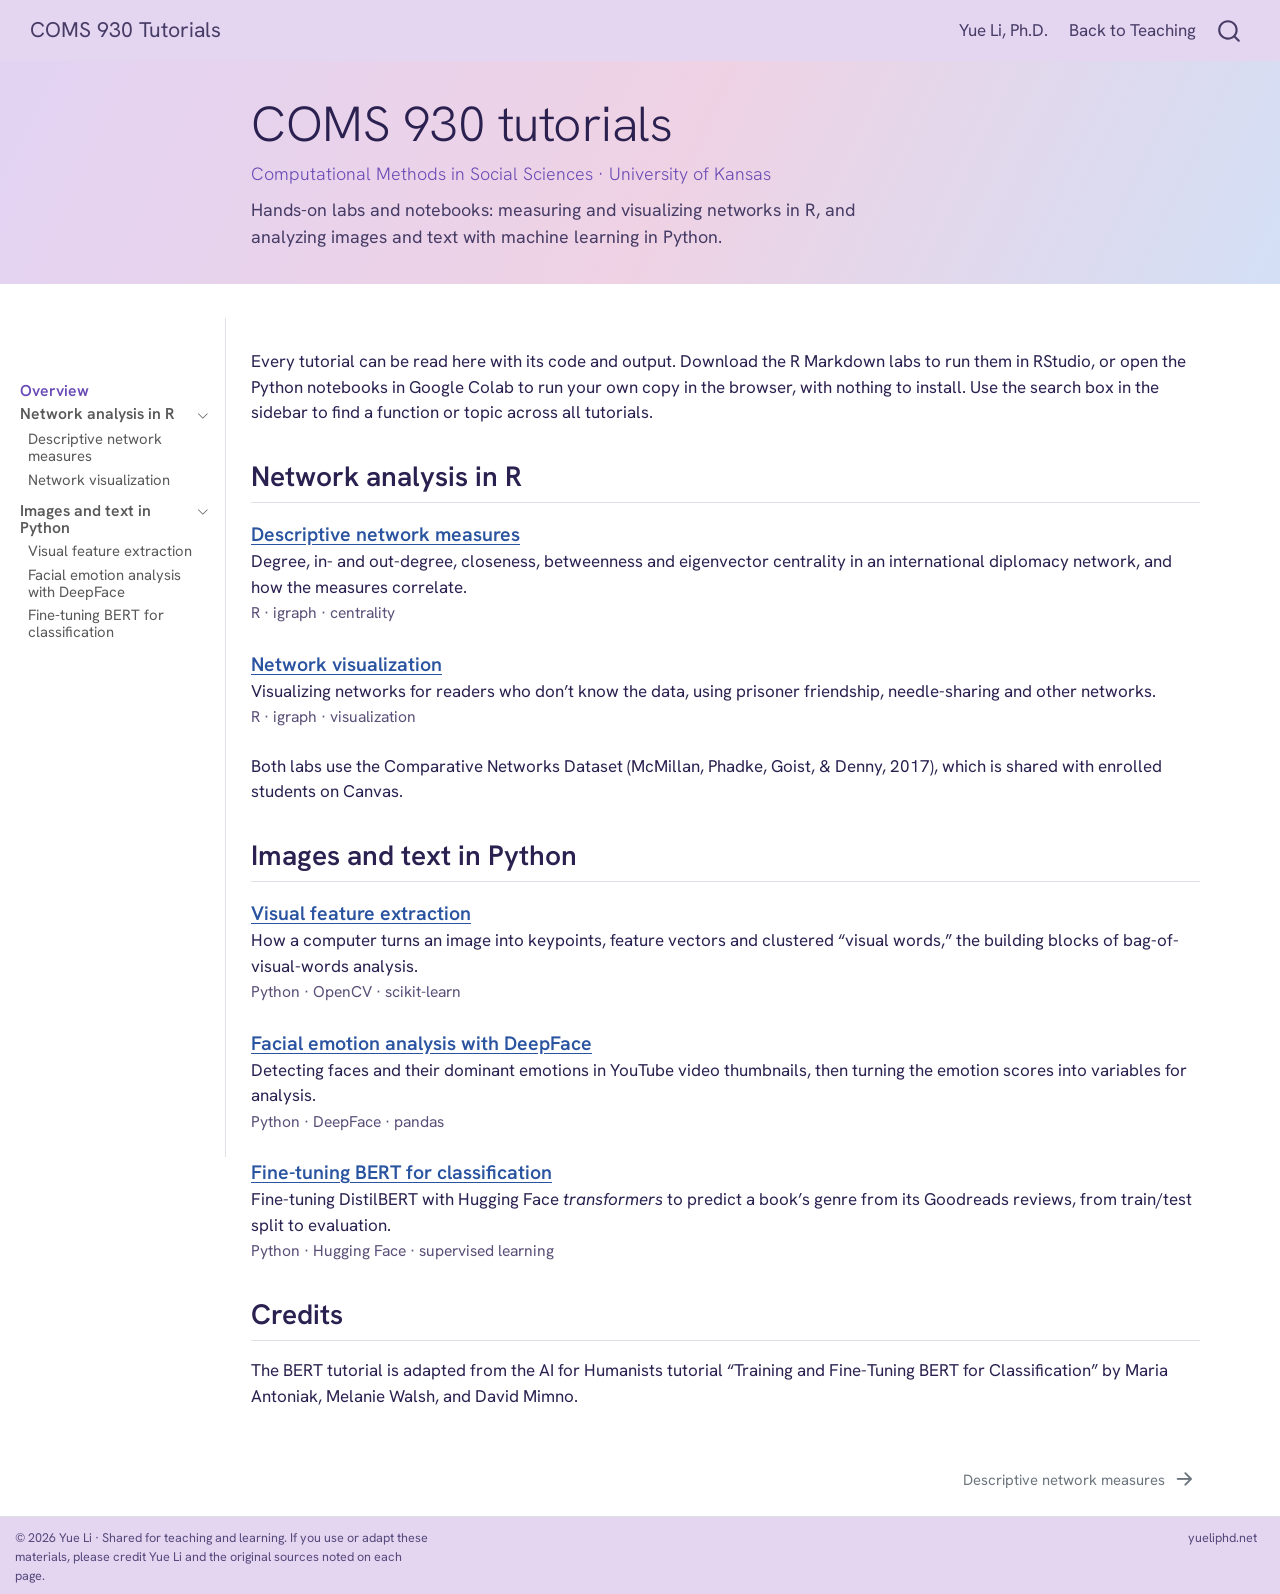
<file: tutorials/coms930/index.html>
<!DOCTYPE html>
<html xmlns="http://www.w3.org/1999/xhtml" lang="en" xml:lang="en"><head>

<meta charset="utf-8">
<meta name="generator" content="quarto-1.11.9">

<meta name="viewport" content="width=device-width, initial-scale=1.0, user-scalable=yes">

<meta name="description" content="Hands-on labs and notebooks: measuring and visualizing networks in R, and analyzing images and text with machine learning in Python.">

<title>COMS 930 tutorials – COMS 930 Tutorials</title>
<style>
/* Default styles provided by pandoc.
** See https://pandoc.org/MANUAL.html#variables-for-html for config info.
*/
span.smallcaps{font-variant: small-caps;}
div.columns{display: flex; gap: 1.5em;}
div.column{flex: auto;}
@media screen {
div.columns{gap: min(4vw, 1.5em);}
div.column{overflow-x: auto;}
}
div.hanging-indent{margin-left: 1.5em; text-indent: -1.5em;}
ul.task-list{list-style: none;}
ul.task-list li input[type="checkbox"] {
  width: 0.8em;
  margin: 0 0.8em 0.2em -1em; /* quarto-specific, see https://github.com/quarto-dev/quarto-cli/issues/4556 */ 
  vertical-align: middle;
}
</style>


<script src="site_libs/quarto-nav/quarto-nav.js"></script>
<script src="site_libs/quarto-nav/headroom.min.js"></script>
<script src="site_libs/clipboard/clipboard.min.js"></script>
<script src="site_libs/quarto-search/autocomplete.umd.js"></script>
<script src="site_libs/quarto-search/fuse.min.js"></script>
<script src="site_libs/quarto-search/quarto-search.js"></script>
<meta name="quarto:offset" content="./">
<link href="./lab-1-network-measures.html" rel="next">
<link href="./favicon.svg" rel="icon" type="image/svg+xml">
<script src="site_libs/quarto-html/quarto.js" type="module"></script>
<script src="site_libs/quarto-html/tabsets/tabsets.js" type="module"></script>
<script src="site_libs/quarto-html/scrollable-regions/scrollable-regions.js" type="module"></script>
<script src="site_libs/quarto-html/popper.min.js"></script>
<script src="site_libs/quarto-html/tippy.umd.min.js"></script>
<script src="site_libs/quarto-html/anchor.min.js"></script>
<link href="site_libs/quarto-html/tippy.css" rel="stylesheet">
<link href="site_libs/quarto-html/quarto-syntax-highlighting-5de16f5e46225c21e2daa90d340bf64f.css" rel="stylesheet" id="quarto-text-highlighting-styles">
<script src="site_libs/bootstrap/bootstrap.min.js"></script>
<link href="site_libs/bootstrap/bootstrap-icons.css" rel="stylesheet">
<link href="site_libs/bootstrap/bootstrap-1171c318fa4c1bf01623d3ff22905a2b.min.css" rel="stylesheet" append-hash="true" id="quarto-bootstrap" data-mode="light">
<script id="quarto-search-options" type="application/json">{
  "location": "navbar",
  "copy-button": false,
  "collapse-after": 3,
  "panel-placement": "end",
  "type": "overlay",
  "limit": 50,
  "keyboard-shortcut": [
    "f",
    "/",
    "s"
  ],
  "show-item-context": false,
  "language": {
    "search-no-results-text": "No results",
    "search-matching-documents-text": "matching documents",
    "search-copy-link-title": "Copy link to search",
    "search-hide-matches-text": "Hide additional matches",
    "search-more-match-text": "more match in this document",
    "search-more-matches-text": "more matches in this document",
    "search-clear-button-title": "Clear",
    "search-text-placeholder": "",
    "search-detached-cancel-button-title": "Cancel",
    "search-submit-button-title": "Submit",
    "search-label": "Search"
  }
}</script>
<style>html{ scroll-behavior: smooth; }</style>
<style>

      .quarto-title-block .quarto-title-banner h1,
      .quarto-title-block .quarto-title-banner h2,
      .quarto-title-block .quarto-title-banner h3,
      .quarto-title-block .quarto-title-banner h4,
      .quarto-title-block .quarto-title-banner h5,
      .quarto-title-block .quarto-title-banner h6
      {
        color: #2b2150;
      }

      .quarto-title-block .quarto-title-banner {
        color: #2b2150;
background: #e4d5f1;
      }
</style>
<link rel="preconnect" href="https://fonts.googleapis.com">
<link rel="preconnect" href="https://fonts.gstatic.com" crossorigin="">
<link href="https://fonts.googleapis.com/css2?family=Hanken+Grotesk:ital,wght@0,300;0,400;0,500;0,600;1,400&amp;display=swap" rel="stylesheet">


</head>

<body class="nav-sidebar docked nav-fixed fullcontent quarto-light"><a id="quarto-skip-link" class="visually-hidden-focusable" href="#quarto-document-content">Skip to main content</a>

<div id="quarto-search-results"></div>
  <header id="quarto-header" class="headroom fixed-top quarto-banner">
    <nav class="navbar navbar-expand-lg " data-bs-theme="dark" aria-label="Site">
      <div class="navbar-container container-fluid">
      <div class="navbar-brand-container mx-auto">
    <a class="navbar-brand" href="./index.html">
    <span class="navbar-title">COMS 930 Tutorials</span>
    </a>
  </div>
          <button class="navbar-toggler" type="button" data-bs-toggle="collapse" data-bs-target="#navbarCollapse" aria-controls="navbarCollapse" aria-expanded="false" aria-label="Toggle navigation" onclick="if (window.quartoToggleHeadroom) { window.quartoToggleHeadroom(); }">
  <span class="navbar-toggler-icon"></span>
</button>
          <div class="collapse navbar-collapse" id="navbarCollapse">
            <ul class="navbar-nav navbar-nav-scroll ms-auto">
  <li class="nav-item">
    <a class="nav-link" href="https://yueliphd.net/"> 
<span class="menu-text">Yue Li, Ph.D.</span></a>
  </li>  
  <li class="nav-item">
    <a class="nav-link" href="https://yueliphd.net/#teaching"> 
<span class="menu-text">Back to Teaching</span></a>
  </li>  
</ul>
          </div> <!-- /navcollapse -->
            <div class="quarto-navbar-tools">
</div>
            <div id="quarto-search" class="" title="Search"></div>
      </div> <!-- /container-fluid -->
    </nav>
  <nav class="quarto-secondary-nav" aria-label="Toolbar">
    <div class="container-fluid d-flex">
      <button type="button" class="quarto-btn-toggle btn" data-bs-toggle="collapse" role="button" data-bs-target=".quarto-sidebar-collapse-item" aria-controls="quarto-sidebar" aria-expanded="false" aria-label="Toggle sidebar navigation" onclick="if (window.quartoToggleHeadroom) { window.quartoToggleHeadroom(); }">
        <i class="bi bi-layout-text-sidebar-reverse"></i>
      </button>
        <a class="flex-grow-1 no-decor" data-bs-toggle="collapse" data-bs-target=".quarto-sidebar-collapse-item" onclick="if (window.quartoToggleHeadroom) { window.quartoToggleHeadroom(); }">      
          <h1 class="quarto-secondary-nav-title">COMS 930 tutorials</h1>
        </a>     
      <button type="button" class="btn quarto-search-button" aria-label="Search" onclick="window.quartoOpenSearch();">
        <i class="bi bi-search"></i>
      </button>
    </div>
  </nav>
</header>
<!-- content -->
<header id="title-block-header" class="quarto-title-block default page-columns page-full">
  <div class="quarto-title-banner page-columns page-full">
    <div class="quarto-title column-body">
      <h1 class="title d-none d-lg-block">COMS 930 tutorials</h1>
            <p class="subtitle lead">Computational Methods in Social Sciences · University of Kansas</p>
                  <div>
        <div class="description">
          Hands-on labs and notebooks: measuring and visualizing networks in R, and analyzing images and text with machine learning in Python.
        </div>
      </div>
                </div>
  </div>
    
  
  <div class="quarto-title-meta">

      
    
      
    </div>
    
  
  </header><div id="quarto-content" class="quarto-container page-columns page-rows-contents page-layout-article page-navbar">
<!-- sidebar -->
  <nav id="quarto-sidebar" class="sidebar collapse collapse-horizontal quarto-sidebar-collapse-item sidebar-navigation docked overflow-auto" aria-label="Section">
        <div class="mt-2 flex-shrink-0 align-items-center">
        <div class="sidebar-search">
        <div id="quarto-search" class="" title="Search"></div>
        </div>
        </div>
    <div class="sidebar-menu-container"> 
    <ul class="list-unstyled mt-1">
        <li class="sidebar-item">
  <div class="sidebar-item-container"> 
  <a href="./index.html" class="sidebar-item-text sidebar-link active">
 <span class="menu-text">Overview</span></a>
  </div>
</li>
        <li class="sidebar-item sidebar-item-section">
      <div class="sidebar-item-container"> 
            <button type="button" class="sidebar-item-text sidebar-item-toggle sidebar-link text-start" data-bs-toggle="collapse" data-bs-target="#quarto-sidebar-section-1" aria-controls="quarto-sidebar-section-1" aria-expanded="true">
 <span class="menu-text" id="quarto-sidebar-section-1-label">Network analysis in R</span><i class="bi bi-chevron-right" aria-hidden="true"></i></button>
      </div>
      <ul id="quarto-sidebar-section-1" aria-labelledby="quarto-sidebar-section-1-label" class="collapse list-unstyled sidebar-section depth1 show">  
          <li class="sidebar-item">
  <div class="sidebar-item-container"> 
  <a href="./lab-1-network-measures.html" class="sidebar-item-text sidebar-link">
 <span class="menu-text">Descriptive network measures</span></a>
  </div>
</li>
          <li class="sidebar-item">
  <div class="sidebar-item-container"> 
  <a href="./lab-2-network-visualization.html" class="sidebar-item-text sidebar-link">
 <span class="menu-text">Network visualization</span></a>
  </div>
</li>
      </ul>
  </li>
        <li class="sidebar-item sidebar-item-section">
      <div class="sidebar-item-container"> 
            <button type="button" class="sidebar-item-text sidebar-item-toggle sidebar-link text-start" data-bs-toggle="collapse" data-bs-target="#quarto-sidebar-section-2" aria-controls="quarto-sidebar-section-2" aria-expanded="true">
 <span class="menu-text" id="quarto-sidebar-section-2-label">Images and text in Python</span><i class="bi bi-chevron-right" aria-hidden="true"></i></button>
      </div>
      <ul id="quarto-sidebar-section-2" aria-labelledby="quarto-sidebar-section-2-label" class="collapse list-unstyled sidebar-section depth1 show">  
          <li class="sidebar-item">
  <div class="sidebar-item-container"> 
  <a href="./visual-feature-extraction.html" class="sidebar-item-text sidebar-link">
 <span class="menu-text">Visual feature extraction</span></a>
  </div>
</li>
          <li class="sidebar-item">
  <div class="sidebar-item-container"> 
  <a href="./deepface-emotion-analysis.html" class="sidebar-item-text sidebar-link">
 <span class="menu-text">Facial emotion analysis with DeepFace</span></a>
  </div>
</li>
          <li class="sidebar-item">
  <div class="sidebar-item-container"> 
  <a href="./bert-supervised-learning.html" class="sidebar-item-text sidebar-link">
 <span class="menu-text">Fine-tuning BERT for classification</span></a>
  </div>
</li>
      </ul>
  </li>
    </ul>
    </div>
</nav>
<div id="quarto-sidebar-glass" class="quarto-sidebar-collapse-item" data-bs-toggle="collapse" data-bs-target=".quarto-sidebar-collapse-item"></div>
<!-- margin-sidebar -->
    
<!-- main -->
<main class="content quarto-banner-title-block" id="quarto-document-content" tabindex="-1">





<p>Every tutorial can be read here with its code and output. Download the R Markdown labs to run them in RStudio, or open the Python notebooks in Google Colab to run your own copy in the browser, with nothing to install. Use the search box in the sidebar to find a function or topic across all tutorials.</p>
<section id="network-analysis-in-r" class="level2">
<h2 class="anchored" data-anchor-id="network-analysis-in-r">Network analysis in R</h2>
<div class="tut-item">
<p><a href="./lab-1-network-measures.html" class="tut-title">Descriptive network measures</a><br>
Degree, in- and out-degree, closeness, betweenness and eigenvector centrality in an international diplomacy network, and how the measures correlate.<br>
<span class="tut-meta">R · igraph · centrality</span></p>
</div>
<div class="tut-item">
<p><a href="./lab-2-network-visualization.html" class="tut-title">Network visualization</a><br>
Visualizing networks for readers who don’t know the data, using prisoner friendship, needle-sharing and other networks.<br>
<span class="tut-meta">R · igraph · visualization</span></p>
</div>
<p>Both labs use the Comparative Networks Dataset (McMillan, Phadke, Goist, &amp; Denny, 2017), which is shared with enrolled students on Canvas.</p>
</section>
<section id="images-and-text-in-python" class="level2">
<h2 class="anchored" data-anchor-id="images-and-text-in-python">Images and text in Python</h2>
<div class="tut-item">
<p><a href="./visual-feature-extraction.html" class="tut-title">Visual feature extraction</a><br>
How a computer turns an image into keypoints, feature vectors and clustered “visual words,” the building blocks of bag-of-visual-words analysis.<br>
<span class="tut-meta">Python · OpenCV · scikit-learn</span></p>
</div>
<div class="tut-item">
<p><a href="./deepface-emotion-analysis.html" class="tut-title">Facial emotion analysis with DeepFace</a><br>
Detecting faces and their dominant emotions in YouTube video thumbnails, then turning the emotion scores into variables for analysis.<br>
<span class="tut-meta">Python · DeepFace · pandas</span></p>
</div>
<div class="tut-item">
<p><a href="./bert-supervised-learning.html" class="tut-title">Fine-tuning BERT for classification</a><br>
Fine-tuning DistilBERT with Hugging Face <em>transformers</em> to predict a book’s genre from its Goodreads reviews, from train/test split to evaluation.<br>
<span class="tut-meta">Python · Hugging Face · supervised learning</span></p>
</div>
</section>
<section id="credits" class="level2">
<h2 class="anchored" data-anchor-id="credits">Credits</h2>
<p>The BERT tutorial is adapted from the AI for Humanists tutorial “Training and Fine-Tuning BERT for Classification” by Maria Antoniak, Melanie Walsh, and David Mimno.</p>


</section>

</main> <!-- /main -->
<script id="quarto-html-after-body" type="application/javascript">
  window.document.addEventListener("DOMContentLoaded", function (event) {
    const icon = "";
    const anchorJS = new window.AnchorJS();
    anchorJS.options = {
      placement: 'right',
      icon: icon
    };
    anchorJS.add('.anchored');
    const isCodeAnnotation = (el) => {
      for (const clz of el.classList) {
        if (clz.startsWith('code-annotation-')) {                     
          return true;
        }
      }
      return false;
    }
    const onCopySuccess = function(e) {
      // button target
      const button = e.trigger;
      // don't keep focus
      button.blur();
      // flash "checked"
      button.classList.add('code-copy-button-checked');
      var currentTitle = button.getAttribute("title");
      button.setAttribute("title", "Copied!");
      let tooltip;
      if (window.bootstrap) {
        button.setAttribute("data-bs-toggle", "tooltip");
        button.setAttribute("data-bs-placement", "left");
        button.setAttribute("data-bs-title", "Copied!");
        tooltip = new bootstrap.Tooltip(button, 
          { trigger: "manual", 
            customClass: "code-copy-button-tooltip",
            offset: [0, -8]});
        tooltip.show();    
      }
      setTimeout(function() {
        if (tooltip) {
          tooltip.hide();
          button.removeAttribute("data-bs-title");
          button.removeAttribute("data-bs-toggle");
          button.removeAttribute("data-bs-placement");
        }
        button.setAttribute("title", currentTitle);
        button.classList.remove('code-copy-button-checked');
      }, 1000);
      // clear code selection
      e.clearSelection();
    }
    const getTextToCopy = function(trigger) {
      const outerScaffold = trigger.parentElement.cloneNode(true);
      const codeEl = outerScaffold.querySelector('code');
      for (const childEl of codeEl.children) {
        if (isCodeAnnotation(childEl)) {
          childEl.remove();
        }
      }
      return codeEl.innerText;
    }
    const clipboard = new window.ClipboardJS('.code-copy-button:not([data-in-quarto-modal])', {
      text: getTextToCopy
    });
    clipboard.on('success', onCopySuccess);
    if (window.document.getElementById('quarto-embedded-source-code-modal')) {
      const clipboardModal = new window.ClipboardJS('.code-copy-button[data-in-quarto-modal]', {
        text: getTextToCopy,
        container: window.document.getElementById('quarto-embedded-source-code-modal')
      });
      clipboardModal.on('success', onCopySuccess);
    }
      var localhostRegex = new RegExp(/^(?:http|https):\/\/localhost\:?[0-9]*\//);
      var mailtoRegex = new RegExp(/^mailto:/);
        var filterRegex = new RegExp("https:\/\/yueliphd\.net\/tutorials\/coms930\/");
      var isInternal = (href) => {
          return filterRegex.test(href) || localhostRegex.test(href) || mailtoRegex.test(href);
      }
      // Inspect non-navigation links and adorn them if external
      window.quartoDecorateExternalLinks = function (root) {
     var links = (root || window.document).querySelectorAll('a[href]:not(.nav-link):not(.navbar-brand):not(.toc-action):not(.sidebar-link):not(.sidebar-item-toggle):not(.pagination-link):not(.no-external):not([aria-hidden]):not(.dropdown-item):not(.quarto-navigation-tool):not(.about-link)');
      for (var i=0; i<links.length; i++) {
        const link = links[i];
        if (!isInternal(link.href)) {
          // undo the damage that might have been done by quarto-nav.js in the case of
          // links that we want to consider external
          if (link.dataset.originalHref !== undefined) {
            link.href = link.dataset.originalHref;
          }
          if (!link.classList.contains('no-external-icon')) {
          }
        }
      }
      };
      window.quartoDecorateExternalLinks(window.document);
    // Esc closes the popup (WCAG 1.4.13) and focus leaving both trigger and
    // popup closes it (WCAG 2.4.11); tippy handles neither for interactive popups.
    const hideOnEscAndFocusOut = {
      name: 'hideOnEscAndFocusOut',
      defaultValue: true,
      fn(instance) {
        const dismiss = () => {
          // A show scheduled by the trigger delay would otherwise reopen it
          instance.clearDelayTimeouts();
          instance.hide();
        };
        const onKeyDown = (event) => {
          if (event.key !== 'Escape') {
            return;
          }
          // Keep Esc from also reaching page handlers (e.g. reveal.js overview),
          // except an open reveal.js slide menu, which Esc should close too.
          // The menu handles keys only when its keyboard option is on.
          const menuHandlesEsc = window.Reveal?.getPlugin?.('menu')?.isOpen() &&
            window.Reveal.getConfig().menu?.keyboard !== false;
          if (!menuHandlesEsc) {
            event.stopPropagation();
          }
          if (instance.popper.contains(window.document.activeElement)) {
            // Disabled while refocusing so the focus trigger does not reopen it
            instance.disable();
            instance.reference.focus();
            instance.enable();
          }
          dismiss();
        };
        const onFocusOut = (event) => {
          const target = event.relatedTarget;
          if (target && !instance.reference.contains(target) &&
              !instance.popper.contains(target)) {
            dismiss();
          }
        };
        // On the trigger too: a click trigger (code-annotations: select) has no
        // blur handling. Attached for the instance's lifetime so leaving the
        // trigger also cancels a show still pending on the trigger delay.
        instance.reference.addEventListener('focusout', onFocusOut);
        return {
          onShow() {
            window.document.addEventListener('keydown', onKeyDown, true);
            instance.popper.addEventListener('focusout', onFocusOut);
          },
          onHide() {
            window.document.removeEventListener('keydown', onKeyDown, true);
            instance.popper.removeEventListener('focusout', onFocusOut);
          },
          onDestroy() {
            instance.reference.removeEventListener('focusout', onFocusOut);
          },
        };
      },
    };
    function tippyHover(el, contentFn, onTriggerFn, onUntriggerFn) {
      const config = {
        allowHTML: true,
        maxWidth: 500,
        delay: 100,
        arrow: false,
        appendTo: function(el) {
            return el.parentElement;
        },
        interactive: true,
        interactiveBorder: 10,
        theme: 'quarto',
        placement: 'bottom-start',
        plugins: [hideOnEscAndFocusOut],
      };
      if (contentFn) {
        config.content = contentFn;
      }
      if (onTriggerFn) {
        config.onTrigger = onTriggerFn;
      }
      if (onUntriggerFn) {
        config.onUntrigger = onUntriggerFn;
      }
      window.tippy(el, config); 
    }
    const noterefs = window.document.querySelectorAll('a[role="doc-noteref"]');
    for (var i=0; i<noterefs.length; i++) {
      const ref = noterefs[i];
      tippyHover(ref, function() {
        // use id or data attribute instead here
        let href = ref.getAttribute('data-footnote-href') || ref.getAttribute('href');
        try { href = new URL(href).hash; } catch {}
        const id = href.replace(/^#\/?/, "");
        const note = window.document.getElementById(id);
        if (note) {
          return note.innerHTML;
        } else {
          return "";
        }
      });
    }
    const xrefs = window.document.querySelectorAll('a.quarto-xref');
    const processXRef = (id, note) => {
      // Strip column container classes
      const stripColumnClz = (el) => {
        el.classList.remove("page-full", "page-columns");
        if (el.children) {
          for (const child of el.children) {
            stripColumnClz(child);
          }
        }
      }
      stripColumnClz(note)
      if (id === null || id.startsWith('sec-')) {
        // Special case sections, only their first couple elements
        const container = document.createElement("div");
        if (note.children && note.children.length > 2) {
          container.appendChild(note.children[0].cloneNode(true));
          for (let i = 1; i < note.children.length; i++) {
            const child = note.children[i];
            if (child.tagName === "P" && child.innerText === "") {
              continue;
            } else {
              container.appendChild(child.cloneNode(true));
              break;
            }
          }
          if (window.Quarto?.typesetMath) {
            window.Quarto.typesetMath(container);
          }
          return container.innerHTML
        } else {
          if (window.Quarto?.typesetMath) {
            window.Quarto.typesetMath(note);
          }
          return note.innerHTML;
        }
      } else {
        // Remove any anchor links if they are present
        const anchorLink = note.querySelector('a.anchorjs-link');
        if (anchorLink) {
          anchorLink.remove();
        }
        if (window.Quarto?.typesetMath) {
          window.Quarto.typesetMath(note);
        }
        if (note.classList.contains("callout")) {
          return note.outerHTML;
        } else {
          return note.innerHTML;
        }
      }
    }
    for (var i=0; i<xrefs.length; i++) {
      const xref = xrefs[i];
      tippyHover(xref, undefined, function(instance) {
        instance.disable();
        let url = xref.getAttribute('href');
        let hash = undefined; 
        if (url.startsWith('#')) {
          hash = url;
        } else {
          try { hash = new URL(url).hash; } catch {}
        }
        if (hash) {
          const id = hash.replace(/^#\/?/, "");
          const note = window.document.getElementById(id);
          if (note !== null) {
            try {
              const html = processXRef(id, note.cloneNode(true));
              instance.setContent(html);
            } finally {
              instance.enable();
              instance.show();
            }
          } else {
            // See if we can fetch this
            fetch(url.split('#')[0])
            .then(res => res.text())
            .then(html => {
              const parser = new DOMParser();
              const htmlDoc = parser.parseFromString(html, "text/html");
              const note = htmlDoc.getElementById(id);
              if (note !== null) {
                const html = processXRef(id, note);
                instance.setContent(html);
              } 
            }).finally(() => {
              instance.enable();
              instance.show();
            });
          }
        } else {
          // See if we can fetch a full url (with no hash to target)
          // This is a special case and we should probably do some content thinning / targeting
          fetch(url)
          .then(res => res.text())
          .then(html => {
            const parser = new DOMParser();
            const htmlDoc = parser.parseFromString(html, "text/html");
            const note = htmlDoc.querySelector('main.content');
            if (note !== null) {
              // This should only happen for chapter cross references
              // (since there is no id in the URL)
              // remove the first header
              if (note.children.length > 0 && note.children[0].tagName === "HEADER") {
                note.children[0].remove();
              }
              const html = processXRef(null, note);
              instance.setContent(html);
            } 
          }).finally(() => {
            instance.enable();
            instance.show();
          });
        }
      }, function(instance) {
      });
    }
        let selectedAnnoteEl;
        const selectorForAnnotation = ( cell, annotation) => {
          let cellAttr = 'data-code-cell="' + cell + '"';
          let lineAttr = 'data-code-annotation="' +  annotation + '"';
          const selector = 'span[' + cellAttr + '][' + lineAttr + ']';
          return selector;
        }
        const selectCodeLines = (annoteEl) => {
          const doc = window.document;
          const targetCell = annoteEl.getAttribute("data-target-cell");
          const targetAnnotation = annoteEl.getAttribute("data-target-annotation");
          const annoteSpan = window.document.querySelector(selectorForAnnotation(targetCell, targetAnnotation));
          const lines = annoteSpan.getAttribute("data-code-lines").split(",");
          const lineIds = lines.map((line) => {
            return targetCell + "-" + line;
          })
          // Each band is positioned against its own containing block, which is
          // not the offsetParent of the lines, so place it from client rects.
          const placeBand = (band, firstEl, lastEl, codeBlock) => {
            const container = band.offsetParent;
            if (container === null) {
              return;
            }
            const containerRect = container.getBoundingClientRect();
            // Reveal.js scales slides with a transform, so convert client
            // pixels back to the CSS pixels of the container.
            const scale = containerRect.height / container.offsetHeight || 1;
            const firstRect = firstEl.getBoundingClientRect();
            const lastRect = lastEl.getBoundingClientRect();
            const top = (firstRect.top - containerRect.top) / scale - container.clientTop + container.scrollTop;
            const height = (lastRect.bottom - firstRect.top) / scale;
            band.style.top = top - 2 + "px";
            band.style.height = height + 4 + "px";
            if (codeBlock) {
              // Without the copy button wrapper, the containing block is wider
              // than the code block, so span the code block explicitly.
              const blockRect = codeBlock.getBoundingClientRect();
              band.style.left = (blockRect.left - containerRect.left) / scale - container.clientLeft + container.scrollLeft + "px";
              band.style.width = blockRect.width / scale + "px";
            }
          };
          if (lineIds.length > 0) {
            const el = window.document.getElementById(lineIds[0]);
            const lastEl = window.document.getElementById(lineIds[lineIds.length - 1]);
            const parent = el.parentElement.parentElement;
            // cook up a div (if necessary) and position it
            let div = window.document.getElementById("code-annotation-line-highlight");
            if (div === null) {
              div = window.document.createElement("div");
              div.setAttribute("id", "code-annotation-line-highlight");
              div.style.position = 'absolute';
              parent.appendChild(div);
            }
            placeBand(div, el, lastEl, parent.closest("div.sourceCode") || parent);
            let gutterDiv = window.document.getElementById("code-annotation-line-highlight-gutter");
            if (gutterDiv === null) {
              gutterDiv = window.document.createElement("div");
              gutterDiv.setAttribute("id", "code-annotation-line-highlight-gutter");
              gutterDiv.style.position = 'absolute';
              const codeCell = window.document.getElementById(targetCell);
              const gutter = codeCell.querySelector('.code-annotation-gutter');
              gutter.appendChild(gutterDiv);
            }
            placeBand(gutterDiv, el, lastEl);
            selectedAnnoteEl = annoteEl;
          }
        };
        const unselectCodeLines = () => {
          const elementsIds = ["code-annotation-line-highlight", "code-annotation-line-highlight-gutter"];
          elementsIds.forEach((elId) => {
            const div = window.document.getElementById(elId);
            if (div) {
              div.remove();
            }
          });
          selectedAnnoteEl = undefined;
        };
          // Handle positioning of the toggle
      window.addEventListener(
        "resize",
        throttle(() => {
          elRect = undefined;
          if (selectedAnnoteEl) {
            selectCodeLines(selectedAnnoteEl);
          }
        }, 10)
      );
      function throttle(fn, ms) {
      let throttle = false;
      let timer;
        return (...args) => {
          if(!throttle) { // first call gets through
              fn.apply(this, args);
              throttle = true;
          } else { // all the others get throttled
              if(timer) clearTimeout(timer); // cancel #2
              timer = setTimeout(() => {
                fn.apply(this, args);
                timer = throttle = false;
              }, ms);
          }
        };
      }
        // Attach click handler to the DT
        const annoteDls = window.document.querySelectorAll('dt[data-target-cell]');
        for (const annoteDlNode of annoteDls) {
          annoteDlNode.addEventListener('click', (event) => {
            const clickedEl = event.target;
            if (clickedEl !== selectedAnnoteEl) {
              unselectCodeLines();
              const activeEl = window.document.querySelector('dt[data-target-cell].code-annotation-active');
              if (activeEl) {
                activeEl.classList.remove('code-annotation-active');
              }
              selectCodeLines(clickedEl);
              clickedEl.classList.add('code-annotation-active');
            } else {
              // Unselect the line
              unselectCodeLines();
              clickedEl.classList.remove('code-annotation-active');
            }
          });
        }
    const findCites = (el) => {
      const parentEl = el.parentElement;
      if (parentEl) {
        const cites = parentEl.dataset.cites;
        if (cites) {
          return {
            el,
            cites: cites.split(' ')
          };
        } else {
          return findCites(el.parentElement)
        }
      } else {
        return undefined;
      }
    };
    var bibliorefs = window.document.querySelectorAll('a[role="doc-biblioref"]');
    for (var i=0; i<bibliorefs.length; i++) {
      const ref = bibliorefs[i];
      const citeInfo = findCites(ref);
      if (citeInfo) {
        tippyHover(citeInfo.el, function() {
          var popup = window.document.createElement('div');
          citeInfo.cites.forEach(function(cite) {
            var citeDiv = window.document.createElement('div');
            citeDiv.classList.add('hanging-indent');
            citeDiv.classList.add('csl-entry');
            var biblioDiv = window.document.getElementById('ref-' + cite);
            if (biblioDiv) {
              citeDiv.innerHTML = biblioDiv.innerHTML;
            }
            popup.appendChild(citeDiv);
          });
          return popup.innerHTML;
        });
      }
    }
  });
  </script>
  <script type="application/javascript">
  window.quartoScrollableRegionsLabels = {"code":"Scrollable code","output":"Scrollable output"};
  </script>
<nav class="page-navigation" aria-label="Page">
  <div class="nav-page nav-page-previous">
  </div>
  <div class="nav-page nav-page-next">
      <a href="./lab-1-network-measures.html" class="pagination-link" aria-label="Descriptive network measures">
        <span class="nav-page-text">Descriptive network measures</span> <i class="bi bi-arrow-right-short"></i>
      </a>
  </div>
</nav>
</div> <!-- /content -->
<footer class="footer">
  <div class="nav-footer">
    <div class="nav-footer-left">
<p>© 2026 Yue Li · Shared for teaching and learning. If you use or adapt these materials, please credit Yue Li and the original sources noted on each page.</p>
</div>   
    <div class="nav-footer-center">
      &nbsp;
    </div>
    <div class="nav-footer-right">
      <ul class="footer-items list-unstyled">
    <li class="nav-item">
    <a class="nav-link" href="https://yueliphd.net/">
<p>yueliphd.net</p>
</a>
  </li>  
</ul>
    </div>
  </div>
</footer>




<script src="site_libs/quarto-html/zenscroll-min.js"></script>
</body></html>
</file>
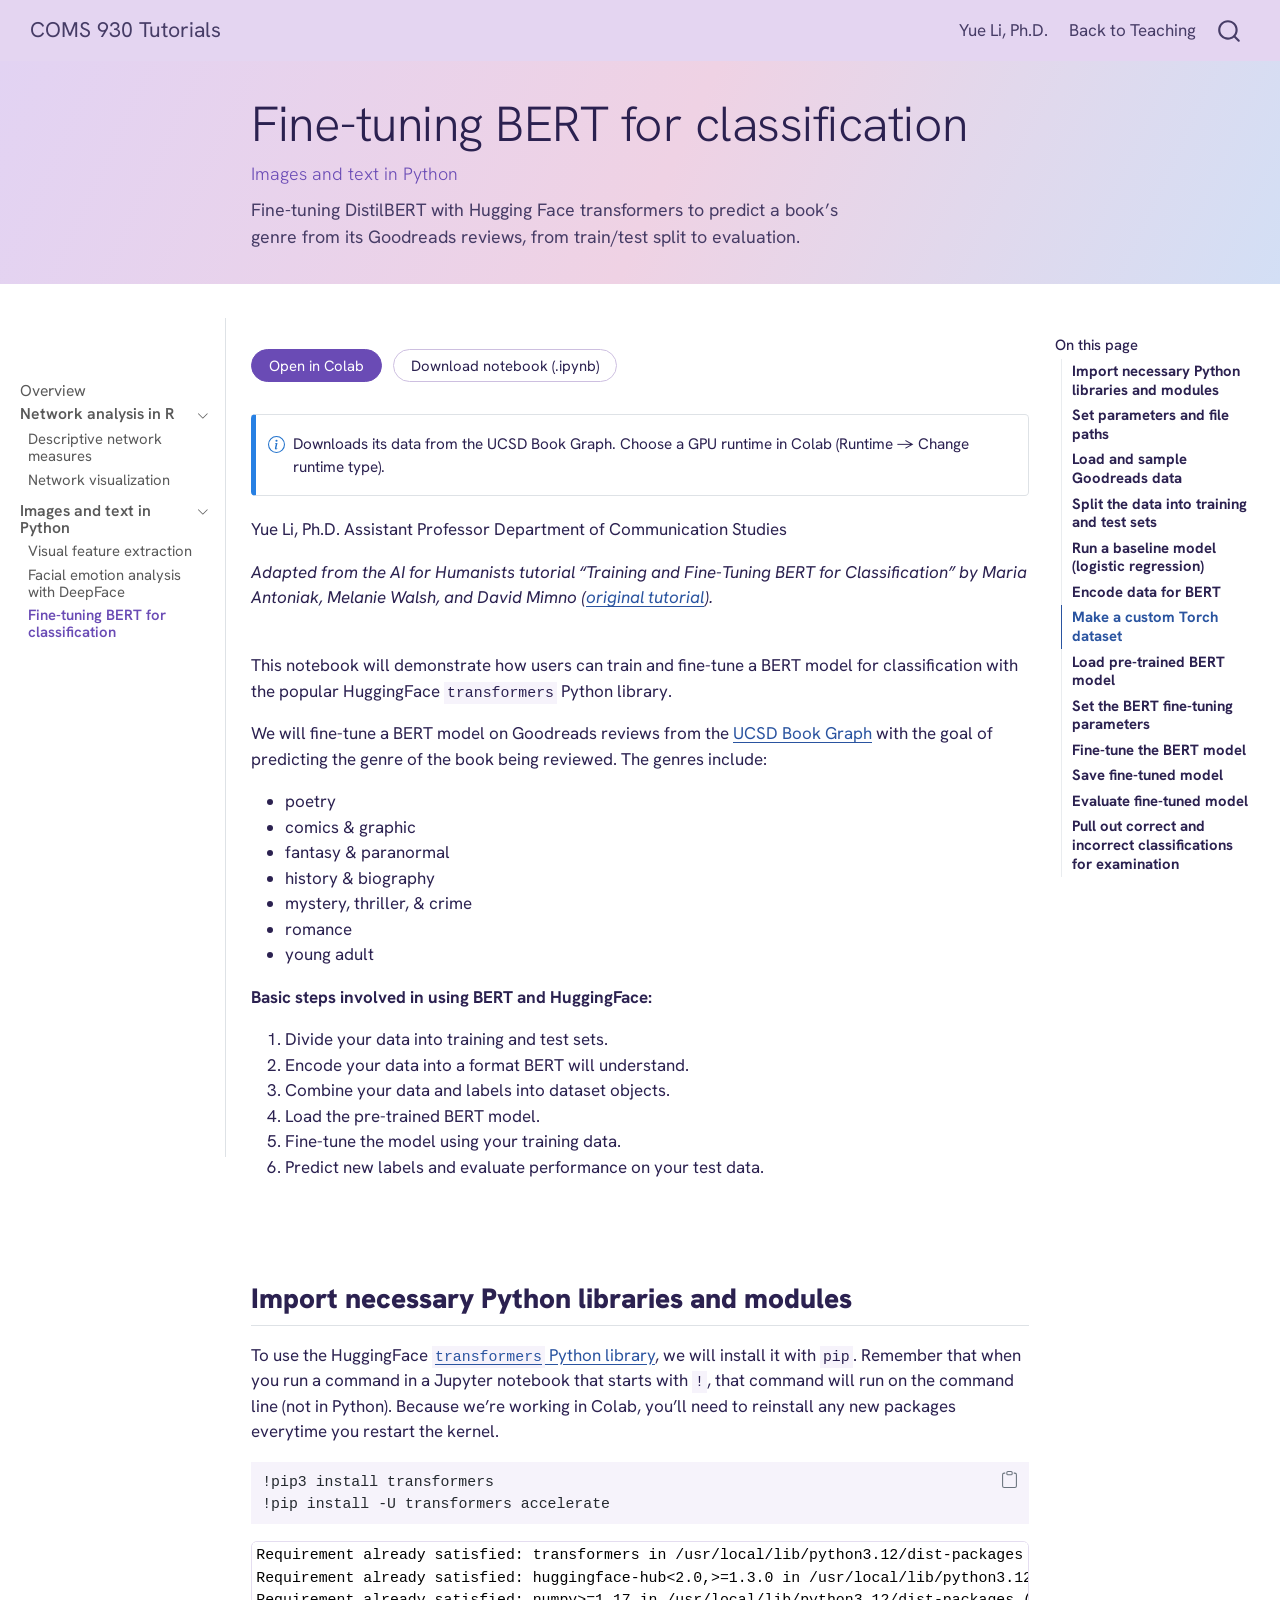
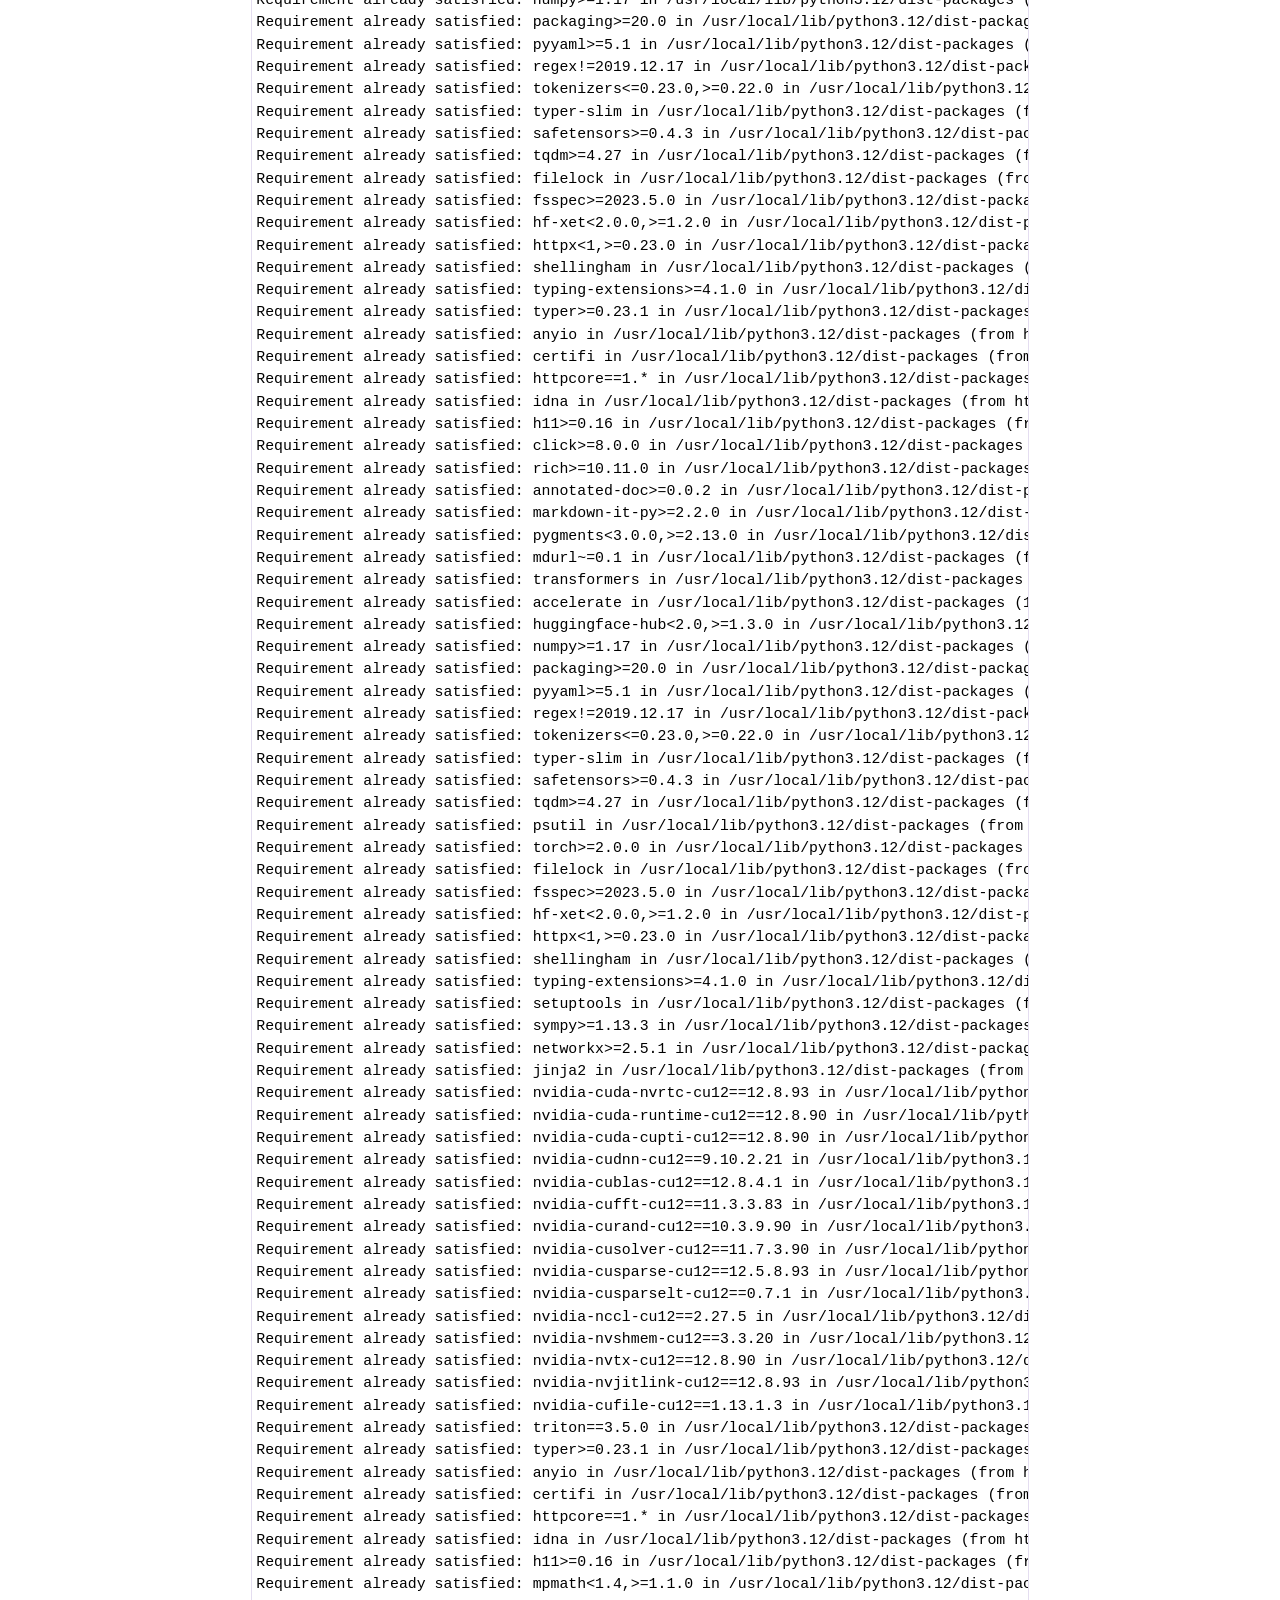
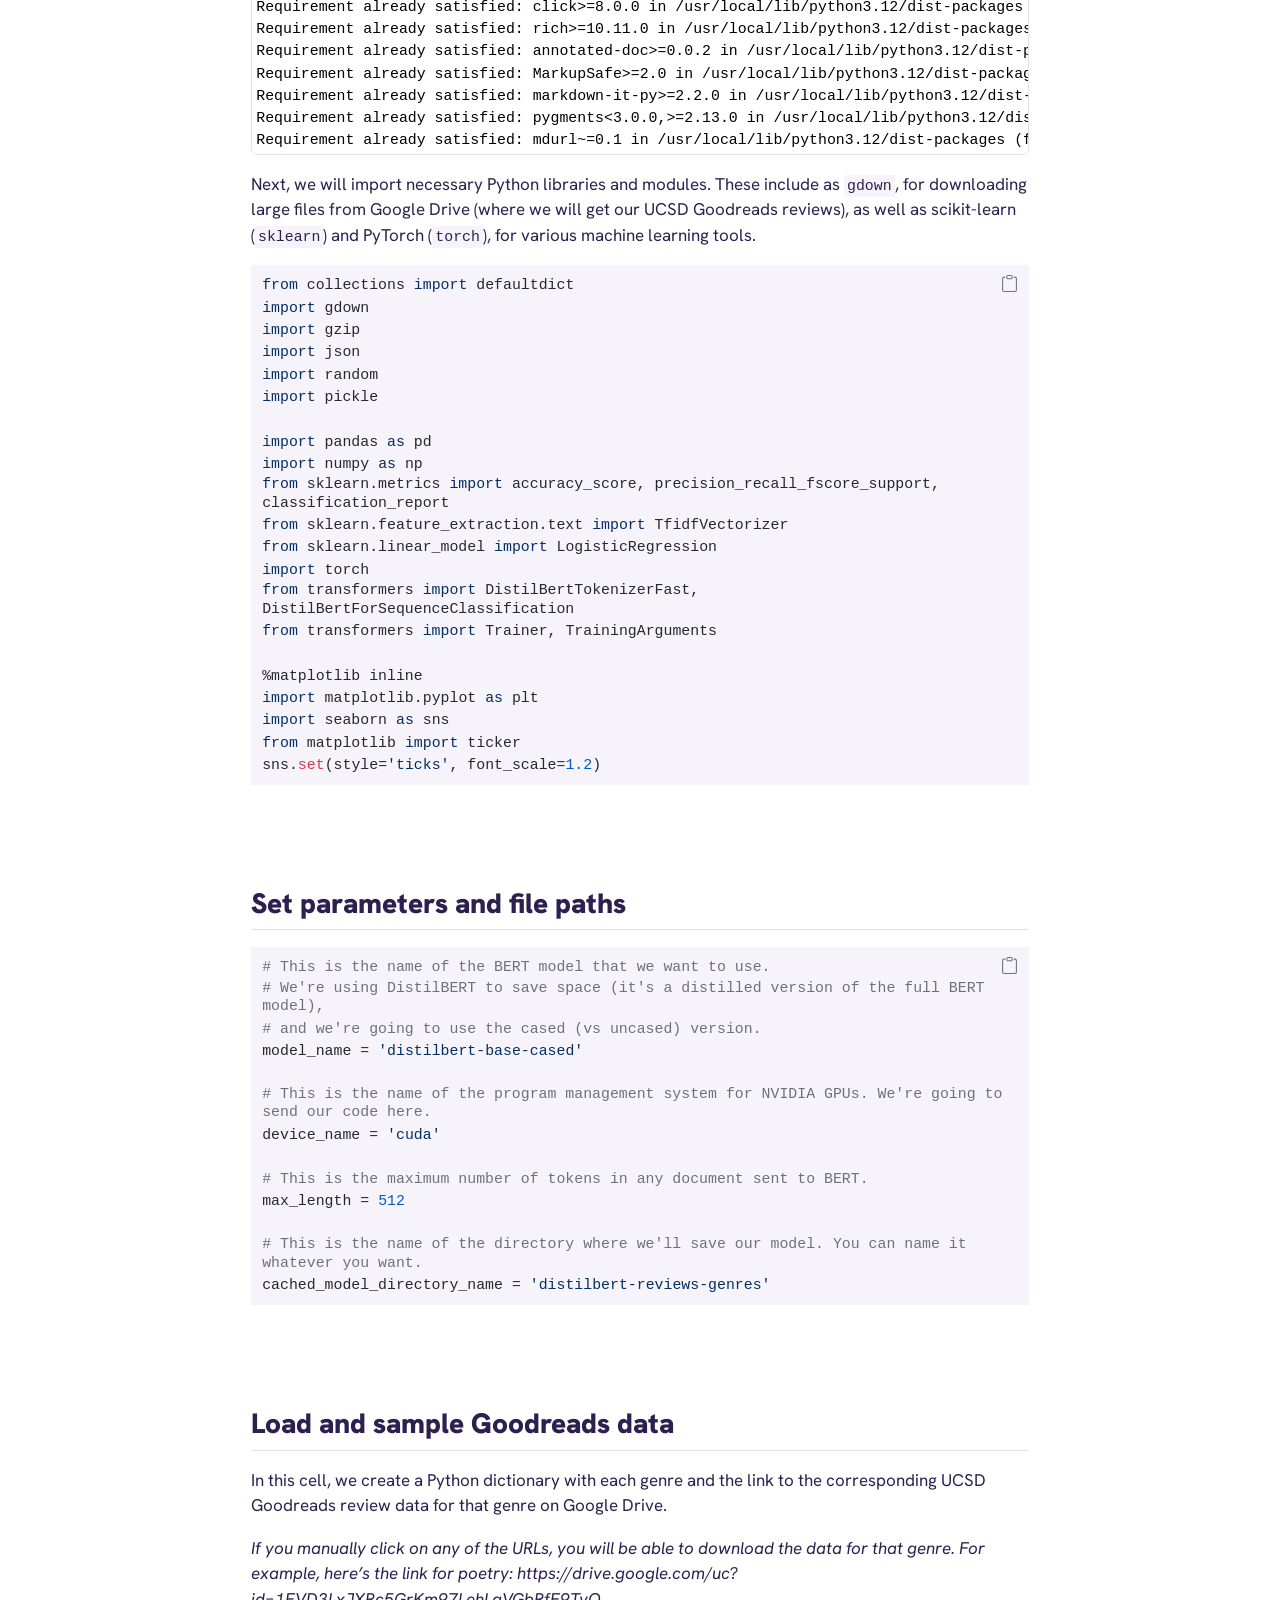
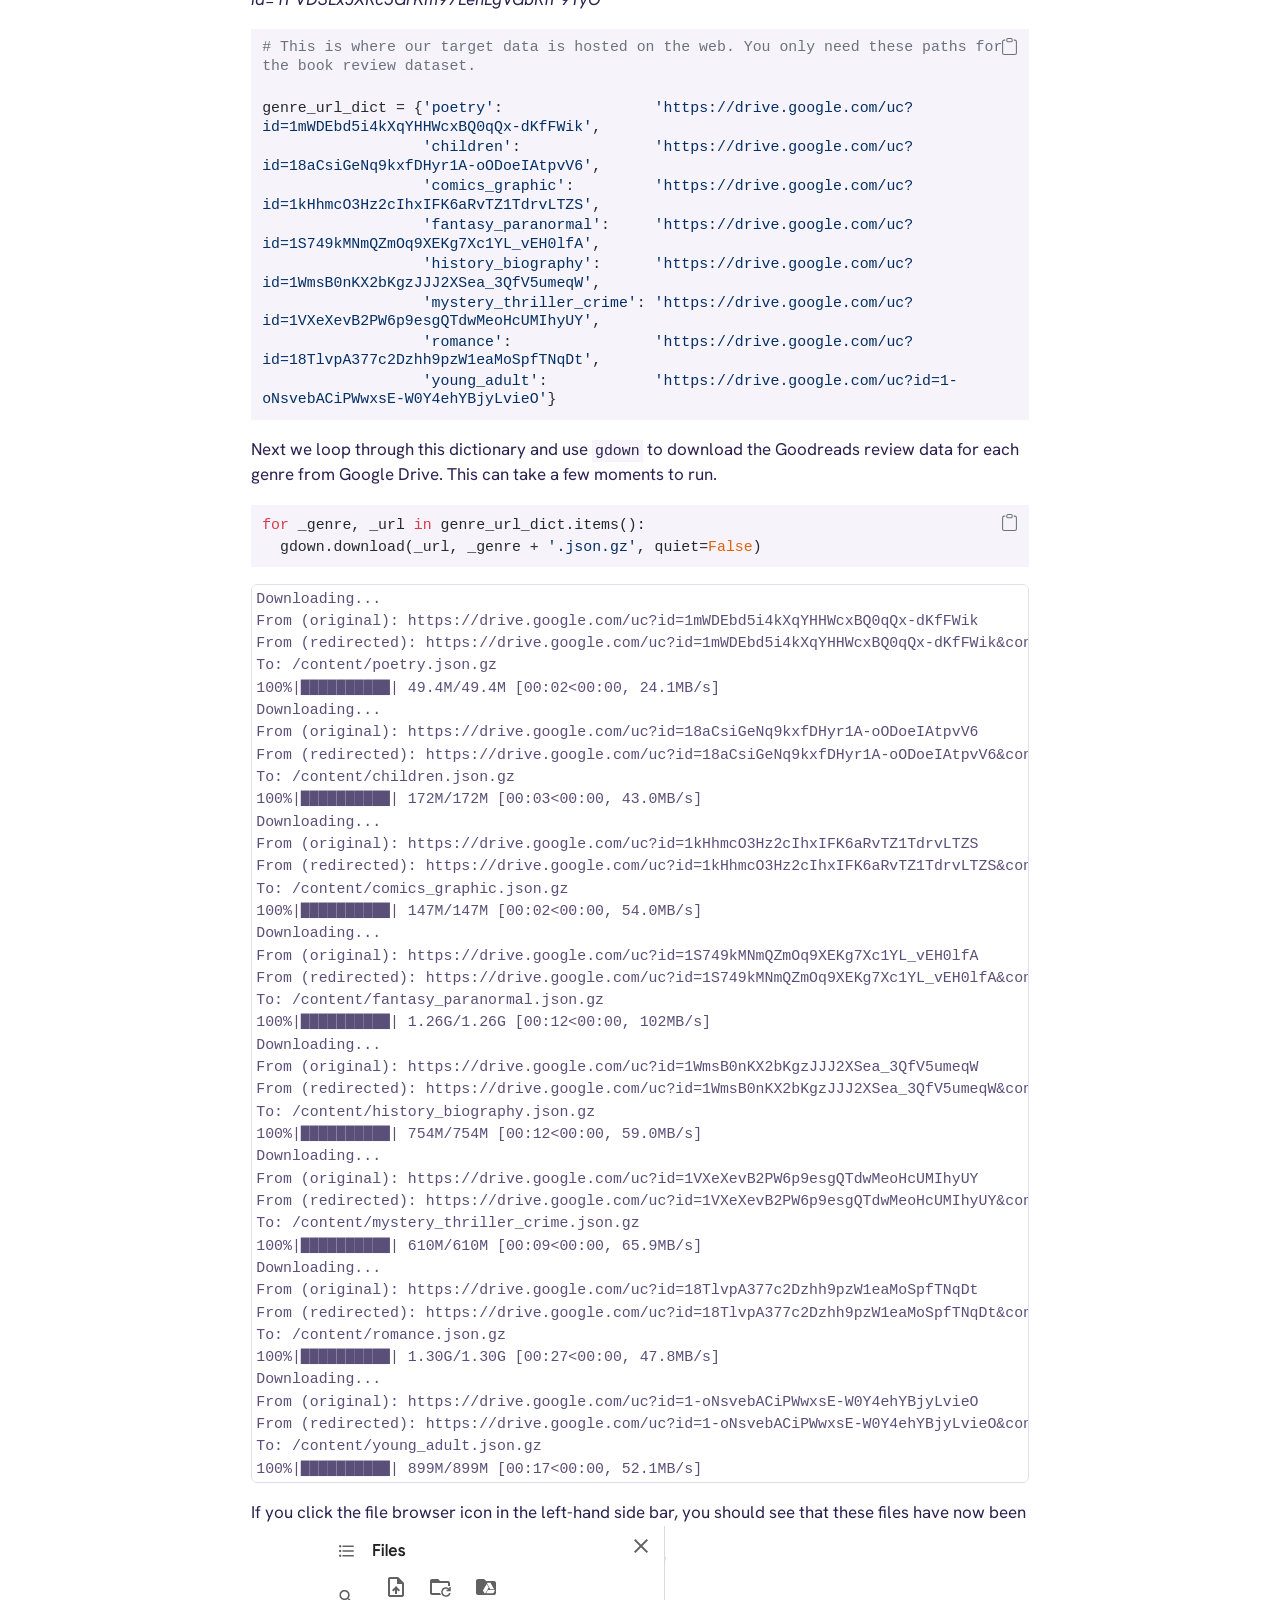
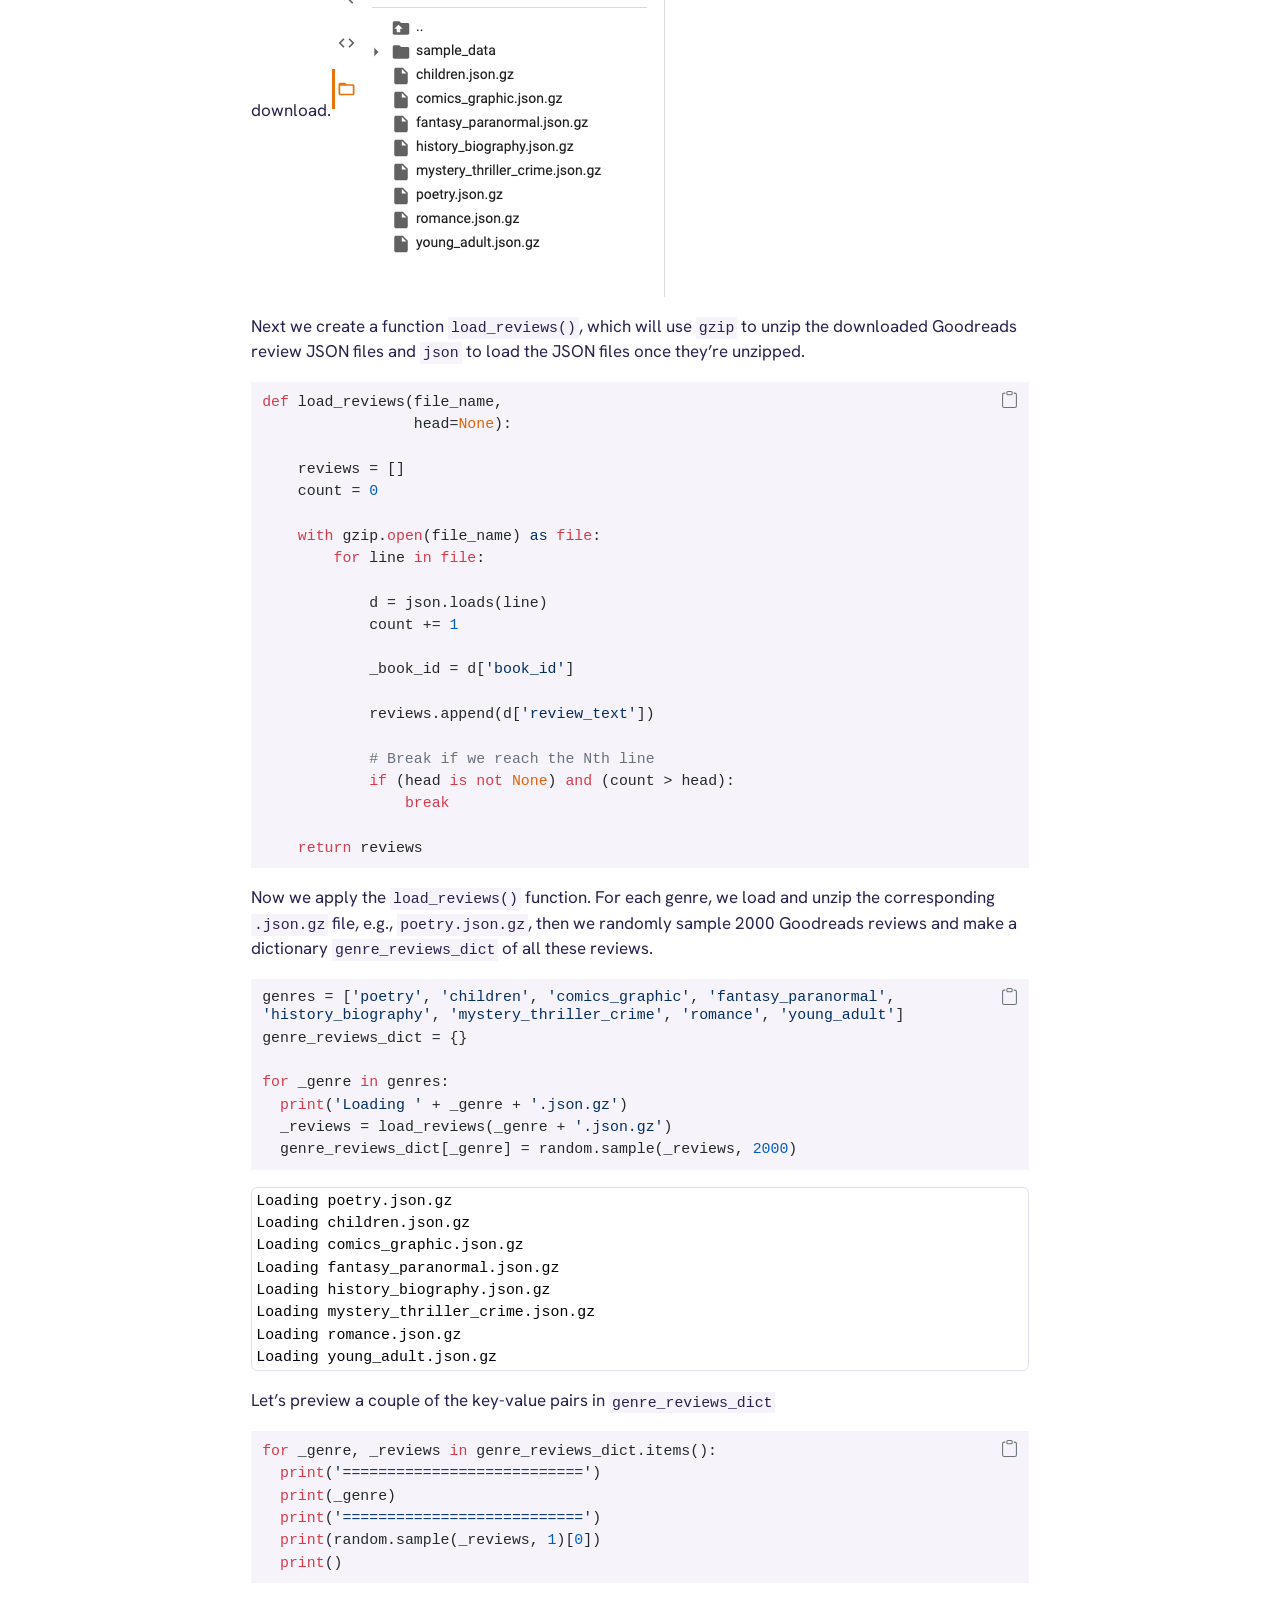
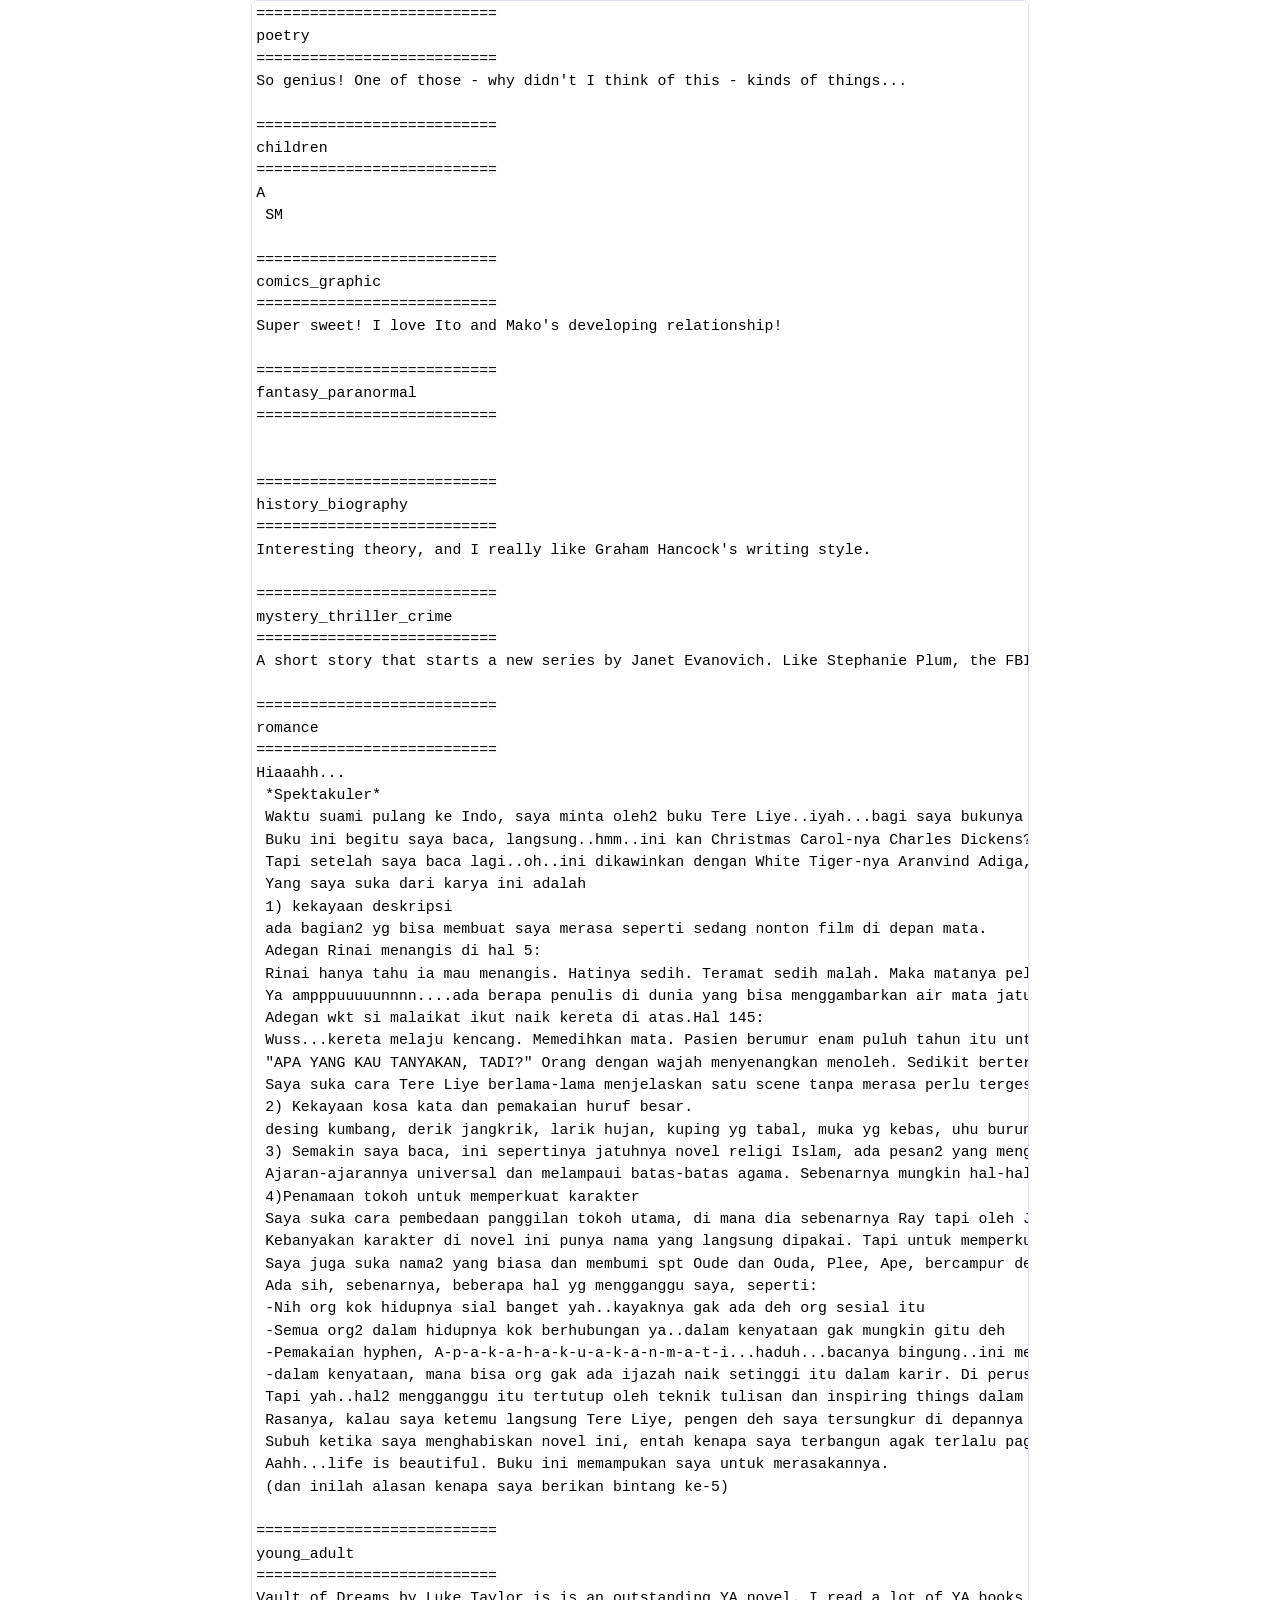
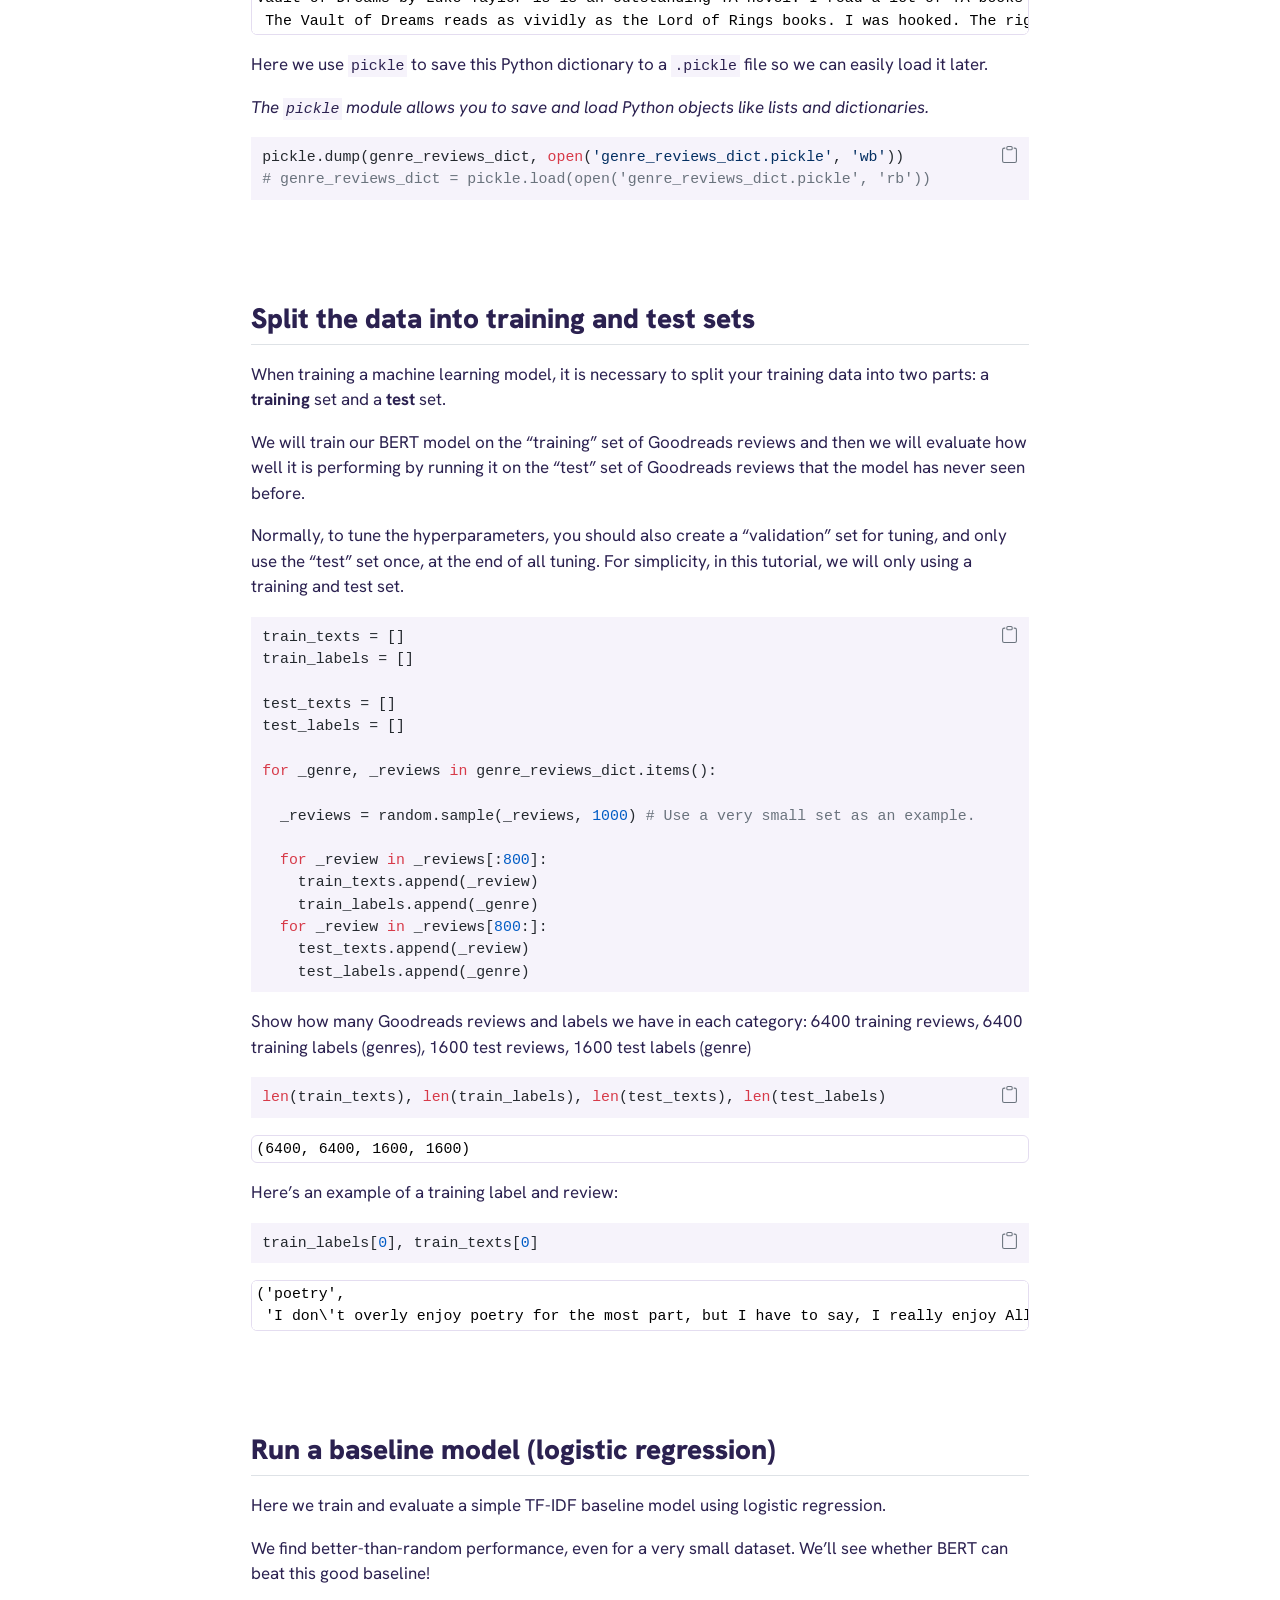
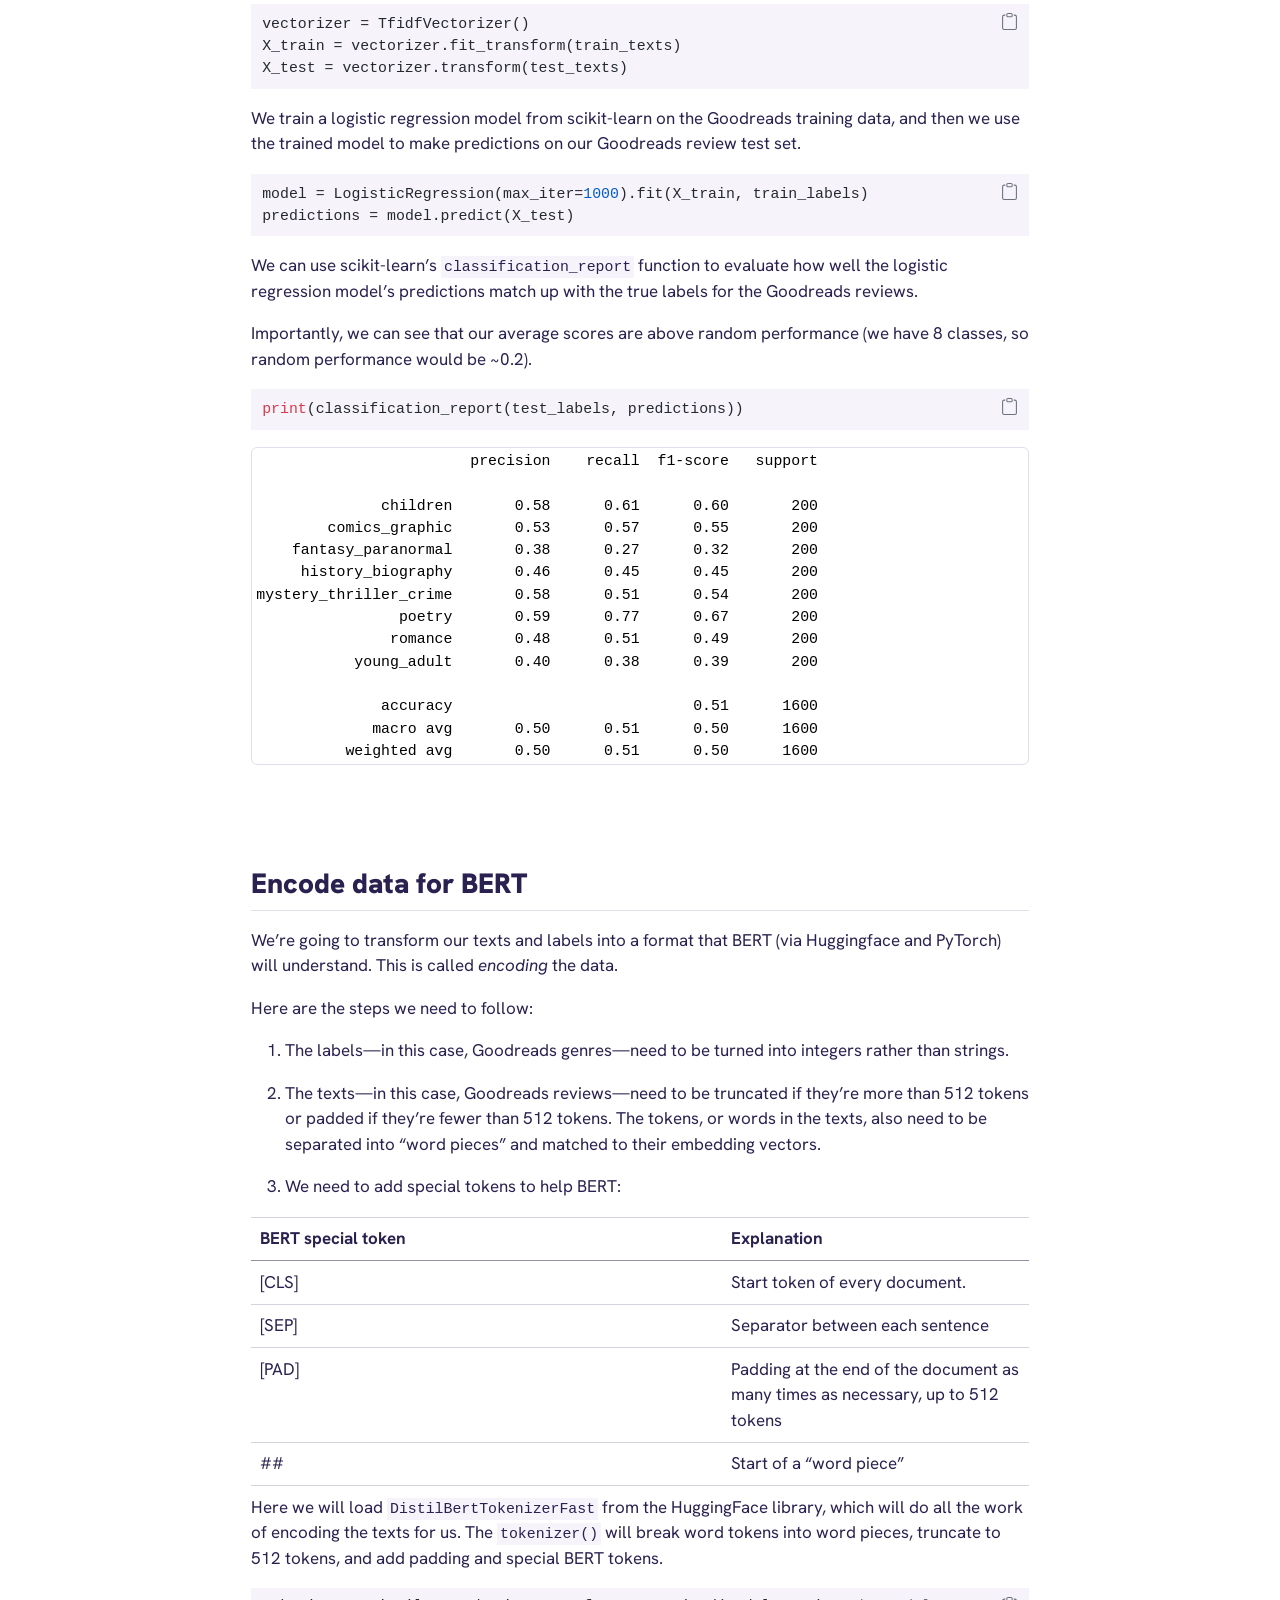
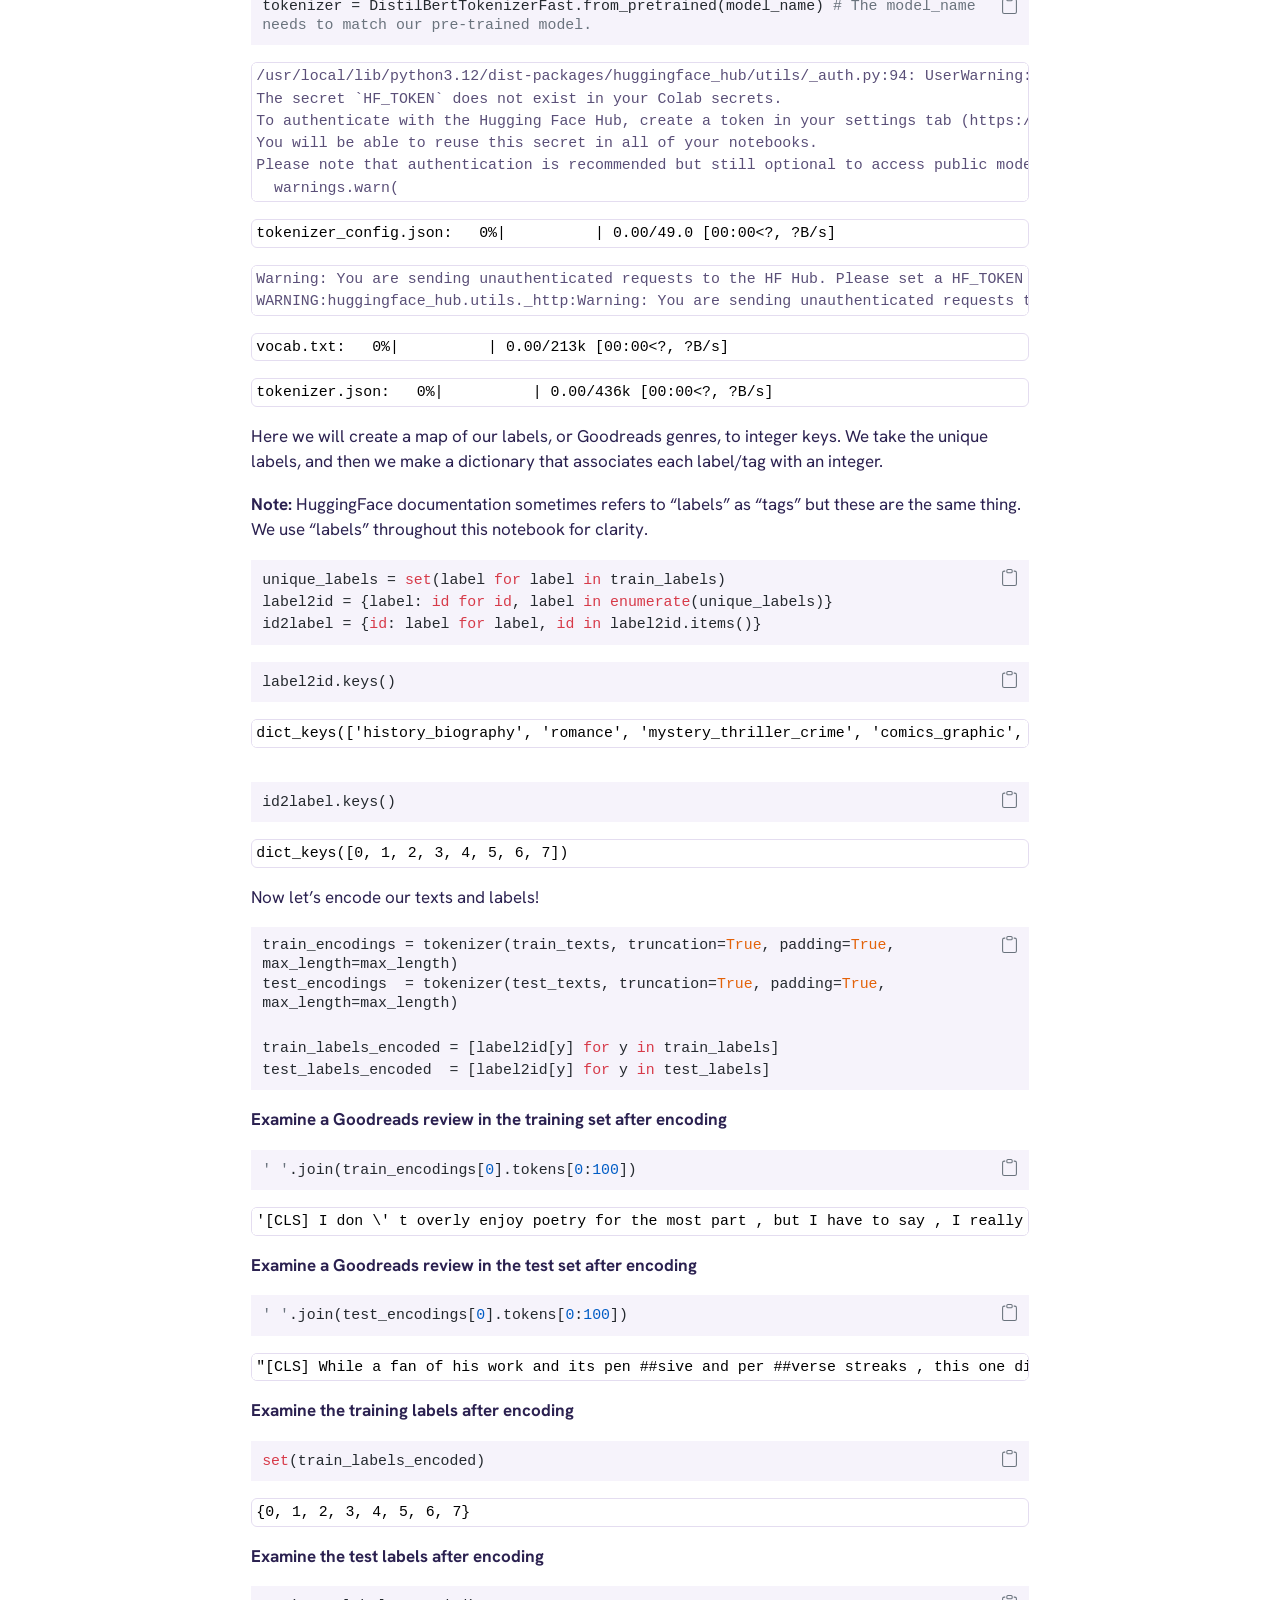
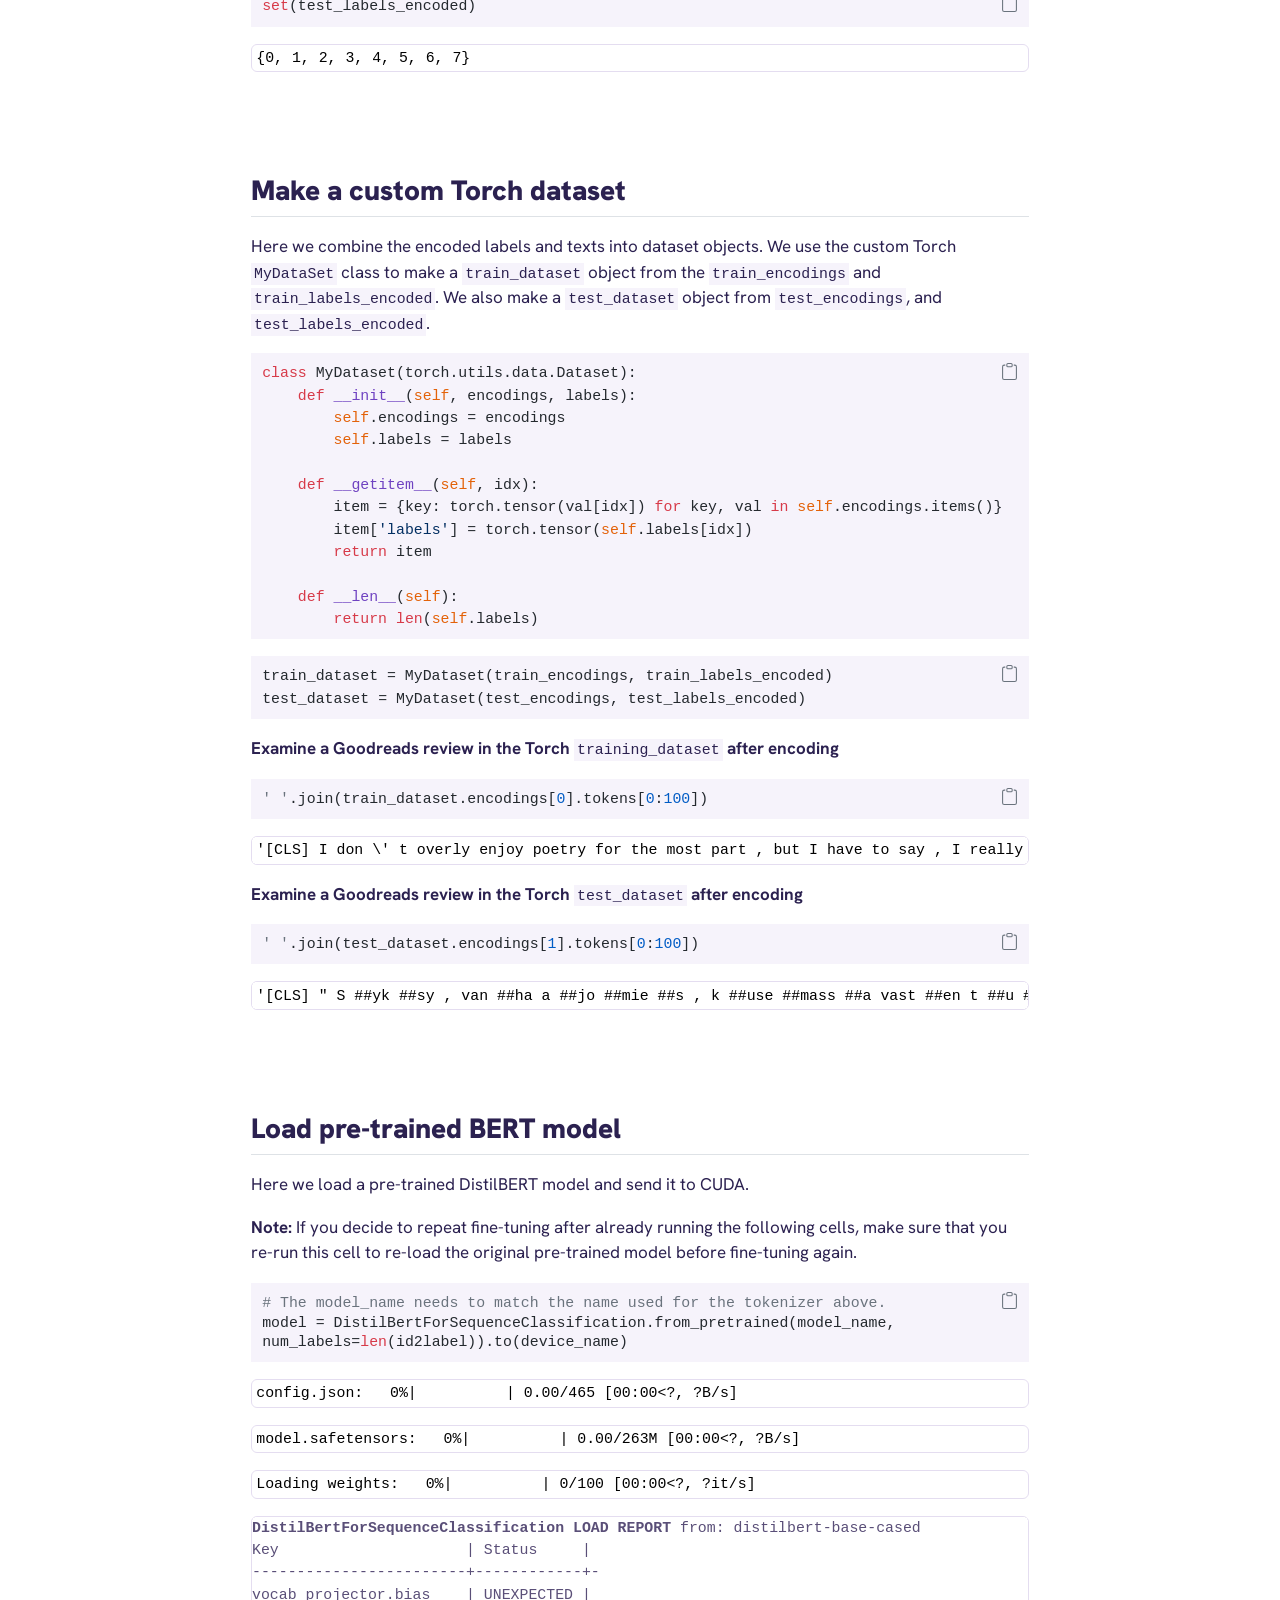
<file: tutorials/coms930/bert-supervised-learning.html>
<!DOCTYPE html>
<html xmlns="http://www.w3.org/1999/xhtml" lang="en" xml:lang="en"><head>

<meta charset="utf-8">
<meta name="generator" content="quarto-1.11.9">

<meta name="viewport" content="width=device-width, initial-scale=1.0, user-scalable=yes">

<meta name="description" content="Fine-tuning DistilBERT with Hugging Face transformers to predict a book’s genre from its Goodreads reviews, from train/test split to evaluation.">

<title>Fine-tuning BERT for classification – COMS 930 Tutorials</title>
<style>
/* Default styles provided by pandoc.
** See https://pandoc.org/MANUAL.html#variables-for-html for config info.
*/
span.smallcaps{font-variant: small-caps;}
div.columns{display: flex; gap: 1.5em;}
div.column{flex: auto;}
@media screen {
div.columns{gap: min(4vw, 1.5em);}
div.column{overflow-x: auto;}
}
div.hanging-indent{margin-left: 1.5em; text-indent: -1.5em;}
ul.task-list{list-style: none;}
ul.task-list li input[type="checkbox"] {
  width: 0.8em;
  margin: 0 0.8em 0.2em -1em; /* quarto-specific, see https://github.com/quarto-dev/quarto-cli/issues/4556 */ 
  vertical-align: middle;
}
/* CSS for syntax highlighting */
html { -webkit-text-size-adjust: 100%; }
pre > code.sourceCode { white-space: pre; position: relative; }
pre > code.sourceCode > span { display: inline-block; line-height: 1.25; }
pre > code.sourceCode > span:empty { height: 1.2em; }
.sourceCode { overflow: visible; }
code.sourceCode > span { color: inherit; text-decoration: inherit; }
div.sourceCode { margin: 1em 0; }
pre.sourceCode { margin: 0; }
@media screen {
div.sourceCode { overflow: auto; }
}
@media print {
pre > code.sourceCode { white-space: pre-wrap; }
pre > code.sourceCode > span { text-indent: -5em; padding-left: 5em; }
}
pre.numberSource code
  { counter-reset: source-line 0; }
pre.numberSource code > span
  { position: relative; left: -4em; counter-increment: source-line; }
pre.numberSource code > span > a:first-child::before
  { content: counter(source-line);
    position: relative; left: -1em; text-align: right; vertical-align: baseline;
    border: none; display: inline-block;
    -webkit-touch-callout: none; -webkit-user-select: none;
    -khtml-user-select: none; -moz-user-select: none;
    -ms-user-select: none; user-select: none;
    padding: 0 4px; width: 4em;
  }
pre.numberSource { margin-left: 3em;  padding-left: 4px; }
div.sourceCode
  {   }
@media screen {
pre > code.sourceCode > span > a:first-child::before { text-decoration: underline; }
}
</style>


<script src="site_libs/quarto-nav/quarto-nav.js"></script>
<script src="site_libs/quarto-nav/headroom.min.js"></script>
<script src="site_libs/clipboard/clipboard.min.js"></script>
<script src="site_libs/quarto-search/autocomplete.umd.js"></script>
<script src="site_libs/quarto-search/fuse.min.js"></script>
<script src="site_libs/quarto-search/quarto-search.js"></script>
<meta name="quarto:offset" content="./">
<link href="./deepface-emotion-analysis.html" rel="prev">
<link href="./favicon.svg" rel="icon" type="image/svg+xml">
<script src="site_libs/quarto-html/quarto.js" type="module"></script>
<script src="site_libs/quarto-html/tabsets/tabsets.js" type="module"></script>
<script src="site_libs/quarto-html/scrollable-regions/scrollable-regions.js" type="module"></script>
<script src="site_libs/quarto-html/popper.min.js"></script>
<script src="site_libs/quarto-html/tippy.umd.min.js"></script>
<script src="site_libs/quarto-html/anchor.min.js"></script>
<link href="site_libs/quarto-html/tippy.css" rel="stylesheet">
<link href="site_libs/quarto-html/quarto-syntax-highlighting-5de16f5e46225c21e2daa90d340bf64f.css" rel="stylesheet" id="quarto-text-highlighting-styles">
<script src="site_libs/bootstrap/bootstrap.min.js"></script>
<link href="site_libs/bootstrap/bootstrap-icons.css" rel="stylesheet">
<link href="site_libs/bootstrap/bootstrap-1171c318fa4c1bf01623d3ff22905a2b.min.css" rel="stylesheet" append-hash="true" id="quarto-bootstrap" data-mode="light">
<script id="quarto-search-options" type="application/json">{
  "location": "navbar",
  "copy-button": false,
  "collapse-after": 3,
  "panel-placement": "end",
  "type": "overlay",
  "limit": 50,
  "keyboard-shortcut": [
    "f",
    "/",
    "s"
  ],
  "show-item-context": false,
  "language": {
    "search-no-results-text": "No results",
    "search-matching-documents-text": "matching documents",
    "search-copy-link-title": "Copy link to search",
    "search-hide-matches-text": "Hide additional matches",
    "search-more-match-text": "more match in this document",
    "search-more-matches-text": "more matches in this document",
    "search-clear-button-title": "Clear",
    "search-text-placeholder": "",
    "search-detached-cancel-button-title": "Cancel",
    "search-submit-button-title": "Submit",
    "search-label": "Search"
  }
}</script>
<style>html{ scroll-behavior: smooth; }</style>
<style>

      .quarto-title-block .quarto-title-banner h1,
      .quarto-title-block .quarto-title-banner h2,
      .quarto-title-block .quarto-title-banner h3,
      .quarto-title-block .quarto-title-banner h4,
      .quarto-title-block .quarto-title-banner h5,
      .quarto-title-block .quarto-title-banner h6
      {
        color: #2b2150;
      }

      .quarto-title-block .quarto-title-banner {
        color: #2b2150;
background: #e4d5f1;
      }
</style>
<link rel="preconnect" href="https://fonts.googleapis.com">
<link rel="preconnect" href="https://fonts.gstatic.com" crossorigin="">
<link href="https://fonts.googleapis.com/css2?family=Hanken+Grotesk:ital,wght@0,300;0,400;0,500;0,600;1,400&amp;display=swap" rel="stylesheet">


</head>

<body class="nav-sidebar docked nav-fixed quarto-light"><a id="quarto-skip-link" class="visually-hidden-focusable" href="#quarto-document-content">Skip to main content</a>

<div id="quarto-search-results"></div>
  <header id="quarto-header" class="headroom fixed-top quarto-banner">
    <nav class="navbar navbar-expand-lg " data-bs-theme="dark" aria-label="Site">
      <div class="navbar-container container-fluid">
      <div class="navbar-brand-container mx-auto">
    <a class="navbar-brand" href="./index.html">
    <span class="navbar-title">COMS 930 Tutorials</span>
    </a>
  </div>
          <button class="navbar-toggler" type="button" data-bs-toggle="collapse" data-bs-target="#navbarCollapse" aria-controls="navbarCollapse" aria-expanded="false" aria-label="Toggle navigation" onclick="if (window.quartoToggleHeadroom) { window.quartoToggleHeadroom(); }">
  <span class="navbar-toggler-icon"></span>
</button>
          <div class="collapse navbar-collapse" id="navbarCollapse">
            <ul class="navbar-nav navbar-nav-scroll ms-auto">
  <li class="nav-item">
    <a class="nav-link" href="https://yueliphd.net/"> 
<span class="menu-text">Yue Li, Ph.D.</span></a>
  </li>  
  <li class="nav-item">
    <a class="nav-link" href="https://yueliphd.net/#teaching"> 
<span class="menu-text">Back to Teaching</span></a>
  </li>  
</ul>
          </div> <!-- /navcollapse -->
            <div class="quarto-navbar-tools">
</div>
            <div id="quarto-search" class="" title="Search"></div>
      </div> <!-- /container-fluid -->
    </nav>
  <nav class="quarto-secondary-nav" aria-label="Toolbar">
    <div class="container-fluid d-flex">
      <button type="button" class="quarto-btn-toggle btn" data-bs-toggle="collapse" role="button" data-bs-target=".quarto-sidebar-collapse-item" aria-controls="quarto-sidebar" aria-expanded="false" aria-label="Toggle sidebar navigation" onclick="if (window.quartoToggleHeadroom) { window.quartoToggleHeadroom(); }">
        <i class="bi bi-layout-text-sidebar-reverse"></i>
      </button>
        <a class="flex-grow-1 no-decor" data-bs-toggle="collapse" data-bs-target=".quarto-sidebar-collapse-item" onclick="if (window.quartoToggleHeadroom) { window.quartoToggleHeadroom(); }">      
          <h1 class="quarto-secondary-nav-title">Fine-tuning BERT for classification</h1>
        </a>     
      <button type="button" class="btn quarto-search-button" aria-label="Search" onclick="window.quartoOpenSearch();">
        <i class="bi bi-search"></i>
      </button>
    </div>
  </nav>
</header>
<!-- content -->
<header id="title-block-header" class="quarto-title-block default page-columns page-full">
  <div class="quarto-title-banner page-columns page-full">
    <div class="quarto-title column-body">
      <h1 class="title d-none d-lg-block">Fine-tuning BERT for classification</h1>
            <p class="subtitle lead">Images and text in Python</p>
                  <div>
        <div class="description">
          Fine-tuning DistilBERT with Hugging Face transformers to predict a book’s genre from its Goodreads reviews, from train/test split to evaluation.
        </div>
      </div>
                </div>
  </div>
    
  
  <div class="quarto-title-meta">

      
    
      
    </div>
    
  
  </header><div id="quarto-content" class="quarto-container page-columns page-rows-contents page-layout-article page-navbar">
<!-- sidebar -->
  <nav id="quarto-sidebar" class="sidebar collapse collapse-horizontal quarto-sidebar-collapse-item sidebar-navigation docked overflow-auto" aria-label="Section">
        <div class="mt-2 flex-shrink-0 align-items-center">
        <div class="sidebar-search">
        <div id="quarto-search" class="" title="Search"></div>
        </div>
        </div>
    <div class="sidebar-menu-container"> 
    <ul class="list-unstyled mt-1">
        <li class="sidebar-item">
  <div class="sidebar-item-container"> 
  <a href="./index.html" class="sidebar-item-text sidebar-link">
 <span class="menu-text">Overview</span></a>
  </div>
</li>
        <li class="sidebar-item sidebar-item-section">
      <div class="sidebar-item-container"> 
            <button type="button" class="sidebar-item-text sidebar-item-toggle sidebar-link text-start" data-bs-toggle="collapse" data-bs-target="#quarto-sidebar-section-1" aria-controls="quarto-sidebar-section-1" aria-expanded="true">
 <span class="menu-text" id="quarto-sidebar-section-1-label">Network analysis in R</span><i class="bi bi-chevron-right" aria-hidden="true"></i></button>
      </div>
      <ul id="quarto-sidebar-section-1" aria-labelledby="quarto-sidebar-section-1-label" class="collapse list-unstyled sidebar-section depth1 show">  
          <li class="sidebar-item">
  <div class="sidebar-item-container"> 
  <a href="./lab-1-network-measures.html" class="sidebar-item-text sidebar-link">
 <span class="menu-text">Descriptive network measures</span></a>
  </div>
</li>
          <li class="sidebar-item">
  <div class="sidebar-item-container"> 
  <a href="./lab-2-network-visualization.html" class="sidebar-item-text sidebar-link">
 <span class="menu-text">Network visualization</span></a>
  </div>
</li>
      </ul>
  </li>
        <li class="sidebar-item sidebar-item-section">
      <div class="sidebar-item-container"> 
            <button type="button" class="sidebar-item-text sidebar-item-toggle sidebar-link text-start" data-bs-toggle="collapse" data-bs-target="#quarto-sidebar-section-2" aria-controls="quarto-sidebar-section-2" aria-expanded="true">
 <span class="menu-text" id="quarto-sidebar-section-2-label">Images and text in Python</span><i class="bi bi-chevron-right" aria-hidden="true"></i></button>
      </div>
      <ul id="quarto-sidebar-section-2" aria-labelledby="quarto-sidebar-section-2-label" class="collapse list-unstyled sidebar-section depth1 show">  
          <li class="sidebar-item">
  <div class="sidebar-item-container"> 
  <a href="./visual-feature-extraction.html" class="sidebar-item-text sidebar-link">
 <span class="menu-text">Visual feature extraction</span></a>
  </div>
</li>
          <li class="sidebar-item">
  <div class="sidebar-item-container"> 
  <a href="./deepface-emotion-analysis.html" class="sidebar-item-text sidebar-link">
 <span class="menu-text">Facial emotion analysis with DeepFace</span></a>
  </div>
</li>
          <li class="sidebar-item">
  <div class="sidebar-item-container"> 
  <a href="./bert-supervised-learning.html" class="sidebar-item-text sidebar-link active">
 <span class="menu-text">Fine-tuning BERT for classification</span></a>
  </div>
</li>
      </ul>
  </li>
    </ul>
    </div>
</nav>
<div id="quarto-sidebar-glass" class="quarto-sidebar-collapse-item" data-bs-toggle="collapse" data-bs-target=".quarto-sidebar-collapse-item"></div>
<!-- margin-sidebar -->
    <div id="quarto-margin-sidebar" class="sidebar margin-sidebar">
        <nav id="TOC" role="doc-toc" aria-labelledby="toc-title" class="toc-active">
    <h2 id="toc-title">On this page</h2>
   
  <ul>
  <li><a href="#import-necessary-python-libraries-and-modules" id="toc-import-necessary-python-libraries-and-modules" class="nav-link active" data-scroll-target="#import-necessary-python-libraries-and-modules"><strong>Import necessary Python libraries and modules</strong></a></li>
  <li><a href="#set-parameters-and-file-paths" id="toc-set-parameters-and-file-paths" class="nav-link" data-scroll-target="#set-parameters-and-file-paths"><strong>Set parameters and file paths</strong></a></li>
  <li><a href="#load-and-sample-goodreads-data" id="toc-load-and-sample-goodreads-data" class="nav-link" data-scroll-target="#load-and-sample-goodreads-data"><strong>Load and sample Goodreads data</strong></a></li>
  <li><a href="#split-the-data-into-training-and-test-sets" id="toc-split-the-data-into-training-and-test-sets" class="nav-link" data-scroll-target="#split-the-data-into-training-and-test-sets"><strong>Split the data into training and test sets</strong></a></li>
  <li><a href="#run-a-baseline-model-logistic-regression" id="toc-run-a-baseline-model-logistic-regression" class="nav-link" data-scroll-target="#run-a-baseline-model-logistic-regression"><strong>Run a baseline model (logistic regression)</strong></a></li>
  <li><a href="#encode-data-for-bert" id="toc-encode-data-for-bert" class="nav-link" data-scroll-target="#encode-data-for-bert"><strong>Encode data for BERT</strong></a></li>
  <li><a href="#make-a-custom-torch-dataset" id="toc-make-a-custom-torch-dataset" class="nav-link" data-scroll-target="#make-a-custom-torch-dataset"><strong>Make a custom Torch dataset</strong></a></li>
  <li><a href="#load-pre-trained-bert-model" id="toc-load-pre-trained-bert-model" class="nav-link" data-scroll-target="#load-pre-trained-bert-model"><strong>Load pre-trained BERT model</strong></a></li>
  <li><a href="#set-the-bert-fine-tuning-parameters" id="toc-set-the-bert-fine-tuning-parameters" class="nav-link" data-scroll-target="#set-the-bert-fine-tuning-parameters"><strong>Set the BERT fine-tuning parameters</strong></a></li>
  <li><a href="#fine-tune-the-bert-model" id="toc-fine-tune-the-bert-model" class="nav-link" data-scroll-target="#fine-tune-the-bert-model"><strong>Fine-tune the BERT model</strong></a></li>
  <li><a href="#save-fine-tuned-model" id="toc-save-fine-tuned-model" class="nav-link" data-scroll-target="#save-fine-tuned-model"><strong>Save fine-tuned model</strong></a></li>
  <li><a href="#evaluate-fine-tuned-model" id="toc-evaluate-fine-tuned-model" class="nav-link" data-scroll-target="#evaluate-fine-tuned-model"><strong>Evaluate fine-tuned model</strong></a></li>
  <li><a href="#pull-out-correct-and-incorrect-classifications-for-examination" id="toc-pull-out-correct-and-incorrect-classifications-for-examination" class="nav-link" data-scroll-target="#pull-out-correct-and-incorrect-classifications-for-examination"><strong>Pull out correct and incorrect classifications for examination</strong></a></li>
  </ul>
</nav>
    </div>
<!-- main -->
<main class="content quarto-banner-title-block" id="quarto-document-content" tabindex="-1">





<p><a href="https://colab.research.google.com/github/yueliosu/yueliphd.net/blob/main/tutorials/coms930/bert-supervised-learning.ipynb" class="btn btn-primary btn-sm">Open in Colab</a> <a href="./bert-supervised-learning.html" class="btn btn-outline-primary btn-sm">Download notebook (.ipynb)</a></p>
<div class="callout callout-style-simple callout-note">
<div class="callout-body d-flex">
<div class="callout-icon-container">
<i class="callout-icon"></i>
</div>
<div class="callout-body-container">
<p>Downloads its data from the UCSD Book Graph. Choose a GPU runtime in Colab (Runtime → Change runtime type).</p>
</div>
</div>
</div>
<p>Yue Li, Ph.D. Assistant Professor Department of Communication Studies</p>
<p><em>Adapted from the AI for Humanists tutorial “Training and Fine-Tuning BERT for Classification” by Maria Antoniak, Melanie Walsh, and David Mimno (<a href="https://melaniewalsh.github.io/Intro-Cultural-Analytics/08-LLMs-and-AI/03-Text-Classification.html">original tutorial</a>).</em> <br><br></p>
<p>This notebook will demonstrate how users can train and fine-tune a BERT model for classification with the popular HuggingFace <code>transformers</code> Python library.</p>
<p>We will fine-tune a BERT model on Goodreads reviews from the <a href="https://sites.google.com/eng.ucsd.edu/ucsdbookgraph/reviews?authuser=0">UCSD Book Graph</a> with the goal of predicting the genre of the book being reviewed. The genres include:</p>
<ul>
<li>poetry</li>
<li>comics &amp; graphic</li>
<li>fantasy &amp; paranormal</li>
<li>history &amp; biography</li>
<li>mystery, thriller, &amp; crime</li>
<li>romance</li>
<li>young adult</li>
</ul>
<p><strong>Basic steps involved in using BERT and HuggingFace:</strong></p>
<ol type="1">
<li>Divide your data into training and test sets.</li>
<li>Encode your data into a format BERT will understand.</li>
<li>Combine your data and labels into dataset objects.</li>
<li>Load the pre-trained BERT model.</li>
<li>Fine-tune the model using your training data.</li>
<li>Predict new labels and evaluate performance on your test data.</li>
</ol>
<p><br><br></p>
<section id="import-necessary-python-libraries-and-modules" class="level2">
<h2 class="anchored" data-anchor-id="import-necessary-python-libraries-and-modules"><strong>Import necessary Python libraries and modules</strong></h2>
<p>To use the HuggingFace <a href="https://huggingface.co/transformers/installation.html"><code>transformers</code> Python library</a>, we will install it with <code>pip</code>. Remember that when you run a command in a Jupyter notebook that starts with <code>!</code>, that command will run on the command line (not in Python). Because we’re working in Colab, you’ll need to reinstall any new packages everytime you restart the kernel.</p>
<div id="cell-5" class="cell" data-quarto-private-1="{&quot;key&quot;:&quot;colab&quot;,&quot;value&quot;:{&quot;base_uri&quot;:&quot;https://localhost:8080/&quot;}}" data-outputid="4c3d73a2-ecb6-49e5-97e2-a66d88e4d4ff">
<div class="code-copy-outer-scaffold"><div class="sourceCode cell-code" id="cb1"><pre class="sourceCode python code-with-copy"><code class="sourceCode python"><span id="cb1-1"><a href="#cb1-1" aria-hidden="true" tabindex="-1"></a><span class="op">!</span>pip3 install transformers</span>
<span id="cb1-2"><a href="#cb1-2" aria-hidden="true" tabindex="-1"></a><span class="op">!</span>pip install <span class="op">-</span>U transformers accelerate</span></code></pre></div><button title="Copy to Clipboard" class="code-copy-button"><i class="bi"></i></button></div>
<div class="cell-output cell-output-stdout">
<pre><code>Requirement already satisfied: transformers in /usr/local/lib/python3.12/dist-packages (5.2.0)
Requirement already satisfied: huggingface-hub&lt;2.0,&gt;=1.3.0 in /usr/local/lib/python3.12/dist-packages (from transformers) (1.4.1)
Requirement already satisfied: numpy&gt;=1.17 in /usr/local/lib/python3.12/dist-packages (from transformers) (2.0.2)
Requirement already satisfied: packaging&gt;=20.0 in /usr/local/lib/python3.12/dist-packages (from transformers) (26.0)
Requirement already satisfied: pyyaml&gt;=5.1 in /usr/local/lib/python3.12/dist-packages (from transformers) (6.0.3)
Requirement already satisfied: regex!=2019.12.17 in /usr/local/lib/python3.12/dist-packages (from transformers) (2025.11.3)
Requirement already satisfied: tokenizers&lt;=0.23.0,&gt;=0.22.0 in /usr/local/lib/python3.12/dist-packages (from transformers) (0.22.2)
Requirement already satisfied: typer-slim in /usr/local/lib/python3.12/dist-packages (from transformers) (0.23.1)
Requirement already satisfied: safetensors&gt;=0.4.3 in /usr/local/lib/python3.12/dist-packages (from transformers) (0.7.0)
Requirement already satisfied: tqdm&gt;=4.27 in /usr/local/lib/python3.12/dist-packages (from transformers) (4.67.3)
Requirement already satisfied: filelock in /usr/local/lib/python3.12/dist-packages (from huggingface-hub&lt;2.0,&gt;=1.3.0-&gt;transformers) (3.21.2)
Requirement already satisfied: fsspec&gt;=2023.5.0 in /usr/local/lib/python3.12/dist-packages (from huggingface-hub&lt;2.0,&gt;=1.3.0-&gt;transformers) (2025.3.0)
Requirement already satisfied: hf-xet&lt;2.0.0,&gt;=1.2.0 in /usr/local/lib/python3.12/dist-packages (from huggingface-hub&lt;2.0,&gt;=1.3.0-&gt;transformers) (1.2.0)
Requirement already satisfied: httpx&lt;1,&gt;=0.23.0 in /usr/local/lib/python3.12/dist-packages (from huggingface-hub&lt;2.0,&gt;=1.3.0-&gt;transformers) (0.28.1)
Requirement already satisfied: shellingham in /usr/local/lib/python3.12/dist-packages (from huggingface-hub&lt;2.0,&gt;=1.3.0-&gt;transformers) (1.5.4)
Requirement already satisfied: typing-extensions&gt;=4.1.0 in /usr/local/lib/python3.12/dist-packages (from huggingface-hub&lt;2.0,&gt;=1.3.0-&gt;transformers) (4.15.0)
Requirement already satisfied: typer&gt;=0.23.1 in /usr/local/lib/python3.12/dist-packages (from typer-slim-&gt;transformers) (0.23.1)
Requirement already satisfied: anyio in /usr/local/lib/python3.12/dist-packages (from httpx&lt;1,&gt;=0.23.0-&gt;huggingface-hub&lt;2.0,&gt;=1.3.0-&gt;transformers) (4.12.1)
Requirement already satisfied: certifi in /usr/local/lib/python3.12/dist-packages (from httpx&lt;1,&gt;=0.23.0-&gt;huggingface-hub&lt;2.0,&gt;=1.3.0-&gt;transformers) (2026.1.4)
Requirement already satisfied: httpcore==1.* in /usr/local/lib/python3.12/dist-packages (from httpx&lt;1,&gt;=0.23.0-&gt;huggingface-hub&lt;2.0,&gt;=1.3.0-&gt;transformers) (1.0.9)
Requirement already satisfied: idna in /usr/local/lib/python3.12/dist-packages (from httpx&lt;1,&gt;=0.23.0-&gt;huggingface-hub&lt;2.0,&gt;=1.3.0-&gt;transformers) (3.11)
Requirement already satisfied: h11&gt;=0.16 in /usr/local/lib/python3.12/dist-packages (from httpcore==1.*-&gt;httpx&lt;1,&gt;=0.23.0-&gt;huggingface-hub&lt;2.0,&gt;=1.3.0-&gt;transformers) (0.16.0)
Requirement already satisfied: click&gt;=8.0.0 in /usr/local/lib/python3.12/dist-packages (from typer&gt;=0.23.1-&gt;typer-slim-&gt;transformers) (8.3.1)
Requirement already satisfied: rich&gt;=10.11.0 in /usr/local/lib/python3.12/dist-packages (from typer&gt;=0.23.1-&gt;typer-slim-&gt;transformers) (13.9.4)
Requirement already satisfied: annotated-doc&gt;=0.0.2 in /usr/local/lib/python3.12/dist-packages (from typer&gt;=0.23.1-&gt;typer-slim-&gt;transformers) (0.0.4)
Requirement already satisfied: markdown-it-py&gt;=2.2.0 in /usr/local/lib/python3.12/dist-packages (from rich&gt;=10.11.0-&gt;typer&gt;=0.23.1-&gt;typer-slim-&gt;transformers) (4.0.0)
Requirement already satisfied: pygments&lt;3.0.0,&gt;=2.13.0 in /usr/local/lib/python3.12/dist-packages (from rich&gt;=10.11.0-&gt;typer&gt;=0.23.1-&gt;typer-slim-&gt;transformers) (2.19.2)
Requirement already satisfied: mdurl~=0.1 in /usr/local/lib/python3.12/dist-packages (from markdown-it-py&gt;=2.2.0-&gt;rich&gt;=10.11.0-&gt;typer&gt;=0.23.1-&gt;typer-slim-&gt;transformers) (0.1.2)
Requirement already satisfied: transformers in /usr/local/lib/python3.12/dist-packages (5.2.0)
Requirement already satisfied: accelerate in /usr/local/lib/python3.12/dist-packages (1.12.0)
Requirement already satisfied: huggingface-hub&lt;2.0,&gt;=1.3.0 in /usr/local/lib/python3.12/dist-packages (from transformers) (1.4.1)
Requirement already satisfied: numpy&gt;=1.17 in /usr/local/lib/python3.12/dist-packages (from transformers) (2.0.2)
Requirement already satisfied: packaging&gt;=20.0 in /usr/local/lib/python3.12/dist-packages (from transformers) (26.0)
Requirement already satisfied: pyyaml&gt;=5.1 in /usr/local/lib/python3.12/dist-packages (from transformers) (6.0.3)
Requirement already satisfied: regex!=2019.12.17 in /usr/local/lib/python3.12/dist-packages (from transformers) (2025.11.3)
Requirement already satisfied: tokenizers&lt;=0.23.0,&gt;=0.22.0 in /usr/local/lib/python3.12/dist-packages (from transformers) (0.22.2)
Requirement already satisfied: typer-slim in /usr/local/lib/python3.12/dist-packages (from transformers) (0.23.1)
Requirement already satisfied: safetensors&gt;=0.4.3 in /usr/local/lib/python3.12/dist-packages (from transformers) (0.7.0)
Requirement already satisfied: tqdm&gt;=4.27 in /usr/local/lib/python3.12/dist-packages (from transformers) (4.67.3)
Requirement already satisfied: psutil in /usr/local/lib/python3.12/dist-packages (from accelerate) (5.9.5)
Requirement already satisfied: torch&gt;=2.0.0 in /usr/local/lib/python3.12/dist-packages (from accelerate) (2.9.0+cu128)
Requirement already satisfied: filelock in /usr/local/lib/python3.12/dist-packages (from huggingface-hub&lt;2.0,&gt;=1.3.0-&gt;transformers) (3.21.2)
Requirement already satisfied: fsspec&gt;=2023.5.0 in /usr/local/lib/python3.12/dist-packages (from huggingface-hub&lt;2.0,&gt;=1.3.0-&gt;transformers) (2025.3.0)
Requirement already satisfied: hf-xet&lt;2.0.0,&gt;=1.2.0 in /usr/local/lib/python3.12/dist-packages (from huggingface-hub&lt;2.0,&gt;=1.3.0-&gt;transformers) (1.2.0)
Requirement already satisfied: httpx&lt;1,&gt;=0.23.0 in /usr/local/lib/python3.12/dist-packages (from huggingface-hub&lt;2.0,&gt;=1.3.0-&gt;transformers) (0.28.1)
Requirement already satisfied: shellingham in /usr/local/lib/python3.12/dist-packages (from huggingface-hub&lt;2.0,&gt;=1.3.0-&gt;transformers) (1.5.4)
Requirement already satisfied: typing-extensions&gt;=4.1.0 in /usr/local/lib/python3.12/dist-packages (from huggingface-hub&lt;2.0,&gt;=1.3.0-&gt;transformers) (4.15.0)
Requirement already satisfied: setuptools in /usr/local/lib/python3.12/dist-packages (from torch&gt;=2.0.0-&gt;accelerate) (75.2.0)
Requirement already satisfied: sympy&gt;=1.13.3 in /usr/local/lib/python3.12/dist-packages (from torch&gt;=2.0.0-&gt;accelerate) (1.14.0)
Requirement already satisfied: networkx&gt;=2.5.1 in /usr/local/lib/python3.12/dist-packages (from torch&gt;=2.0.0-&gt;accelerate) (3.6.1)
Requirement already satisfied: jinja2 in /usr/local/lib/python3.12/dist-packages (from torch&gt;=2.0.0-&gt;accelerate) (3.1.6)
Requirement already satisfied: nvidia-cuda-nvrtc-cu12==12.8.93 in /usr/local/lib/python3.12/dist-packages (from torch&gt;=2.0.0-&gt;accelerate) (12.8.93)
Requirement already satisfied: nvidia-cuda-runtime-cu12==12.8.90 in /usr/local/lib/python3.12/dist-packages (from torch&gt;=2.0.0-&gt;accelerate) (12.8.90)
Requirement already satisfied: nvidia-cuda-cupti-cu12==12.8.90 in /usr/local/lib/python3.12/dist-packages (from torch&gt;=2.0.0-&gt;accelerate) (12.8.90)
Requirement already satisfied: nvidia-cudnn-cu12==9.10.2.21 in /usr/local/lib/python3.12/dist-packages (from torch&gt;=2.0.0-&gt;accelerate) (9.10.2.21)
Requirement already satisfied: nvidia-cublas-cu12==12.8.4.1 in /usr/local/lib/python3.12/dist-packages (from torch&gt;=2.0.0-&gt;accelerate) (12.8.4.1)
Requirement already satisfied: nvidia-cufft-cu12==11.3.3.83 in /usr/local/lib/python3.12/dist-packages (from torch&gt;=2.0.0-&gt;accelerate) (11.3.3.83)
Requirement already satisfied: nvidia-curand-cu12==10.3.9.90 in /usr/local/lib/python3.12/dist-packages (from torch&gt;=2.0.0-&gt;accelerate) (10.3.9.90)
Requirement already satisfied: nvidia-cusolver-cu12==11.7.3.90 in /usr/local/lib/python3.12/dist-packages (from torch&gt;=2.0.0-&gt;accelerate) (11.7.3.90)
Requirement already satisfied: nvidia-cusparse-cu12==12.5.8.93 in /usr/local/lib/python3.12/dist-packages (from torch&gt;=2.0.0-&gt;accelerate) (12.5.8.93)
Requirement already satisfied: nvidia-cusparselt-cu12==0.7.1 in /usr/local/lib/python3.12/dist-packages (from torch&gt;=2.0.0-&gt;accelerate) (0.7.1)
Requirement already satisfied: nvidia-nccl-cu12==2.27.5 in /usr/local/lib/python3.12/dist-packages (from torch&gt;=2.0.0-&gt;accelerate) (2.27.5)
Requirement already satisfied: nvidia-nvshmem-cu12==3.3.20 in /usr/local/lib/python3.12/dist-packages (from torch&gt;=2.0.0-&gt;accelerate) (3.3.20)
Requirement already satisfied: nvidia-nvtx-cu12==12.8.90 in /usr/local/lib/python3.12/dist-packages (from torch&gt;=2.0.0-&gt;accelerate) (12.8.90)
Requirement already satisfied: nvidia-nvjitlink-cu12==12.8.93 in /usr/local/lib/python3.12/dist-packages (from torch&gt;=2.0.0-&gt;accelerate) (12.8.93)
Requirement already satisfied: nvidia-cufile-cu12==1.13.1.3 in /usr/local/lib/python3.12/dist-packages (from torch&gt;=2.0.0-&gt;accelerate) (1.13.1.3)
Requirement already satisfied: triton==3.5.0 in /usr/local/lib/python3.12/dist-packages (from torch&gt;=2.0.0-&gt;accelerate) (3.5.0)
Requirement already satisfied: typer&gt;=0.23.1 in /usr/local/lib/python3.12/dist-packages (from typer-slim-&gt;transformers) (0.23.1)
Requirement already satisfied: anyio in /usr/local/lib/python3.12/dist-packages (from httpx&lt;1,&gt;=0.23.0-&gt;huggingface-hub&lt;2.0,&gt;=1.3.0-&gt;transformers) (4.12.1)
Requirement already satisfied: certifi in /usr/local/lib/python3.12/dist-packages (from httpx&lt;1,&gt;=0.23.0-&gt;huggingface-hub&lt;2.0,&gt;=1.3.0-&gt;transformers) (2026.1.4)
Requirement already satisfied: httpcore==1.* in /usr/local/lib/python3.12/dist-packages (from httpx&lt;1,&gt;=0.23.0-&gt;huggingface-hub&lt;2.0,&gt;=1.3.0-&gt;transformers) (1.0.9)
Requirement already satisfied: idna in /usr/local/lib/python3.12/dist-packages (from httpx&lt;1,&gt;=0.23.0-&gt;huggingface-hub&lt;2.0,&gt;=1.3.0-&gt;transformers) (3.11)
Requirement already satisfied: h11&gt;=0.16 in /usr/local/lib/python3.12/dist-packages (from httpcore==1.*-&gt;httpx&lt;1,&gt;=0.23.0-&gt;huggingface-hub&lt;2.0,&gt;=1.3.0-&gt;transformers) (0.16.0)
Requirement already satisfied: mpmath&lt;1.4,&gt;=1.1.0 in /usr/local/lib/python3.12/dist-packages (from sympy&gt;=1.13.3-&gt;torch&gt;=2.0.0-&gt;accelerate) (1.3.0)
Requirement already satisfied: click&gt;=8.0.0 in /usr/local/lib/python3.12/dist-packages (from typer&gt;=0.23.1-&gt;typer-slim-&gt;transformers) (8.3.1)
Requirement already satisfied: rich&gt;=10.11.0 in /usr/local/lib/python3.12/dist-packages (from typer&gt;=0.23.1-&gt;typer-slim-&gt;transformers) (13.9.4)
Requirement already satisfied: annotated-doc&gt;=0.0.2 in /usr/local/lib/python3.12/dist-packages (from typer&gt;=0.23.1-&gt;typer-slim-&gt;transformers) (0.0.4)
Requirement already satisfied: MarkupSafe&gt;=2.0 in /usr/local/lib/python3.12/dist-packages (from jinja2-&gt;torch&gt;=2.0.0-&gt;accelerate) (3.0.3)
Requirement already satisfied: markdown-it-py&gt;=2.2.0 in /usr/local/lib/python3.12/dist-packages (from rich&gt;=10.11.0-&gt;typer&gt;=0.23.1-&gt;typer-slim-&gt;transformers) (4.0.0)
Requirement already satisfied: pygments&lt;3.0.0,&gt;=2.13.0 in /usr/local/lib/python3.12/dist-packages (from rich&gt;=10.11.0-&gt;typer&gt;=0.23.1-&gt;typer-slim-&gt;transformers) (2.19.2)
Requirement already satisfied: mdurl~=0.1 in /usr/local/lib/python3.12/dist-packages (from markdown-it-py&gt;=2.2.0-&gt;rich&gt;=10.11.0-&gt;typer&gt;=0.23.1-&gt;typer-slim-&gt;transformers) (0.1.2)</code></pre>
</div>
</div>
<p>Next, we will import necessary Python libraries and modules. These include as <code>gdown</code>, for downloading large files from Google Drive (where we will get our UCSD Goodreads reviews), as well as scikit-learn (<code>sklearn</code>) and PyTorch (<code>torch</code>), for various machine learning tools.</p>
<div id="cell-7" class="cell">
<div class="code-copy-outer-scaffold"><div class="sourceCode cell-code" id="cb3"><pre class="sourceCode python code-with-copy"><code class="sourceCode python"><span id="cb3-1"><a href="#cb3-1" aria-hidden="true" tabindex="-1"></a><span class="im">from</span> collections <span class="im">import</span> defaultdict</span>
<span id="cb3-2"><a href="#cb3-2" aria-hidden="true" tabindex="-1"></a><span class="im">import</span> gdown</span>
<span id="cb3-3"><a href="#cb3-3" aria-hidden="true" tabindex="-1"></a><span class="im">import</span> gzip</span>
<span id="cb3-4"><a href="#cb3-4" aria-hidden="true" tabindex="-1"></a><span class="im">import</span> json</span>
<span id="cb3-5"><a href="#cb3-5" aria-hidden="true" tabindex="-1"></a><span class="im">import</span> random</span>
<span id="cb3-6"><a href="#cb3-6" aria-hidden="true" tabindex="-1"></a><span class="im">import</span> pickle</span>
<span id="cb3-7"><a href="#cb3-7" aria-hidden="true" tabindex="-1"></a></span>
<span id="cb3-8"><a href="#cb3-8" aria-hidden="true" tabindex="-1"></a><span class="im">import</span> pandas <span class="im">as</span> pd</span>
<span id="cb3-9"><a href="#cb3-9" aria-hidden="true" tabindex="-1"></a><span class="im">import</span> numpy <span class="im">as</span> np</span>
<span id="cb3-10"><a href="#cb3-10" aria-hidden="true" tabindex="-1"></a><span class="im">from</span> sklearn.metrics <span class="im">import</span> accuracy_score, precision_recall_fscore_support, classification_report</span>
<span id="cb3-11"><a href="#cb3-11" aria-hidden="true" tabindex="-1"></a><span class="im">from</span> sklearn.feature_extraction.text <span class="im">import</span> TfidfVectorizer</span>
<span id="cb3-12"><a href="#cb3-12" aria-hidden="true" tabindex="-1"></a><span class="im">from</span> sklearn.linear_model <span class="im">import</span> LogisticRegression</span>
<span id="cb3-13"><a href="#cb3-13" aria-hidden="true" tabindex="-1"></a><span class="im">import</span> torch</span>
<span id="cb3-14"><a href="#cb3-14" aria-hidden="true" tabindex="-1"></a><span class="im">from</span> transformers <span class="im">import</span> DistilBertTokenizerFast, DistilBertForSequenceClassification</span>
<span id="cb3-15"><a href="#cb3-15" aria-hidden="true" tabindex="-1"></a><span class="im">from</span> transformers <span class="im">import</span> Trainer, TrainingArguments</span>
<span id="cb3-16"><a href="#cb3-16" aria-hidden="true" tabindex="-1"></a></span>
<span id="cb3-17"><a href="#cb3-17" aria-hidden="true" tabindex="-1"></a><span class="op">%</span>matplotlib inline</span>
<span id="cb3-18"><a href="#cb3-18" aria-hidden="true" tabindex="-1"></a><span class="im">import</span> matplotlib.pyplot <span class="im">as</span> plt</span>
<span id="cb3-19"><a href="#cb3-19" aria-hidden="true" tabindex="-1"></a><span class="im">import</span> seaborn <span class="im">as</span> sns</span>
<span id="cb3-20"><a href="#cb3-20" aria-hidden="true" tabindex="-1"></a><span class="im">from</span> matplotlib <span class="im">import</span> ticker</span>
<span id="cb3-21"><a href="#cb3-21" aria-hidden="true" tabindex="-1"></a>sns.<span class="bu">set</span>(style<span class="op">=</span><span class="st">'ticks'</span>, font_scale<span class="op">=</span><span class="fl">1.2</span>)</span></code></pre></div><button title="Copy to Clipboard" class="code-copy-button"><i class="bi"></i></button></div>
</div>
<p><br><br></p>
</section>
<section id="set-parameters-and-file-paths" class="level2">
<h2 class="anchored" data-anchor-id="set-parameters-and-file-paths"><strong>Set parameters and file paths</strong></h2>
<div id="cell-9" class="cell">
<div class="code-copy-outer-scaffold"><div class="sourceCode cell-code" id="cb4"><pre class="sourceCode python code-with-copy"><code class="sourceCode python"><span id="cb4-1"><a href="#cb4-1" aria-hidden="true" tabindex="-1"></a><span class="co"># This is the name of the BERT model that we want to use.</span></span>
<span id="cb4-2"><a href="#cb4-2" aria-hidden="true" tabindex="-1"></a><span class="co"># We're using DistilBERT to save space (it's a distilled version of the full BERT model),</span></span>
<span id="cb4-3"><a href="#cb4-3" aria-hidden="true" tabindex="-1"></a><span class="co"># and we're going to use the cased (vs uncased) version.</span></span>
<span id="cb4-4"><a href="#cb4-4" aria-hidden="true" tabindex="-1"></a>model_name <span class="op">=</span> <span class="st">'distilbert-base-cased'</span></span>
<span id="cb4-5"><a href="#cb4-5" aria-hidden="true" tabindex="-1"></a></span>
<span id="cb4-6"><a href="#cb4-6" aria-hidden="true" tabindex="-1"></a><span class="co"># This is the name of the program management system for NVIDIA GPUs. We're going to send our code here.</span></span>
<span id="cb4-7"><a href="#cb4-7" aria-hidden="true" tabindex="-1"></a>device_name <span class="op">=</span> <span class="st">'cuda'</span></span>
<span id="cb4-8"><a href="#cb4-8" aria-hidden="true" tabindex="-1"></a></span>
<span id="cb4-9"><a href="#cb4-9" aria-hidden="true" tabindex="-1"></a><span class="co"># This is the maximum number of tokens in any document sent to BERT.</span></span>
<span id="cb4-10"><a href="#cb4-10" aria-hidden="true" tabindex="-1"></a>max_length <span class="op">=</span> <span class="dv">512</span></span>
<span id="cb4-11"><a href="#cb4-11" aria-hidden="true" tabindex="-1"></a></span>
<span id="cb4-12"><a href="#cb4-12" aria-hidden="true" tabindex="-1"></a><span class="co"># This is the name of the directory where we'll save our model. You can name it whatever you want.</span></span>
<span id="cb4-13"><a href="#cb4-13" aria-hidden="true" tabindex="-1"></a>cached_model_directory_name <span class="op">=</span> <span class="st">'distilbert-reviews-genres'</span></span></code></pre></div><button title="Copy to Clipboard" class="code-copy-button"><i class="bi"></i></button></div>
</div>
<p><br><br></p>
</section>
<section id="load-and-sample-goodreads-data" class="level2">
<h2 class="anchored" data-anchor-id="load-and-sample-goodreads-data"><strong>Load and sample Goodreads data</strong></h2>
<p>In this cell, we create a Python dictionary with each genre and the link to the corresponding UCSD Goodreads review data for that genre on Google Drive.</p>
<p><em>If you manually click on any of the URLs, you will be able to download the data for that genre. For example, here’s the link for poetry: https://drive.google.com/uc?id=1FVD3LxJXRc5GrKm97LehLgVGbRfF9TyO</em></p>
<div id="cell-12" class="cell">
<div class="code-copy-outer-scaffold"><div class="sourceCode cell-code" id="cb5"><pre class="sourceCode python code-with-copy"><code class="sourceCode python"><span id="cb5-1"><a href="#cb5-1" aria-hidden="true" tabindex="-1"></a><span class="co"># This is where our target data is hosted on the web. You only need these paths for the book review dataset.</span></span>
<span id="cb5-2"><a href="#cb5-2" aria-hidden="true" tabindex="-1"></a></span>
<span id="cb5-3"><a href="#cb5-3" aria-hidden="true" tabindex="-1"></a>genre_url_dict <span class="op">=</span> {<span class="st">'poetry'</span>:                 <span class="st">'https://drive.google.com/uc?id=1mWDEbd5i4kXqYHHWcxBQ0qQx-dKfFWik'</span>,</span>
<span id="cb5-4"><a href="#cb5-4" aria-hidden="true" tabindex="-1"></a>                  <span class="st">'children'</span>:               <span class="st">'https://drive.google.com/uc?id=18aCsiGeNq9kxfDHyr1A-oODoeIAtpvV6'</span>,</span>
<span id="cb5-5"><a href="#cb5-5" aria-hidden="true" tabindex="-1"></a>                  <span class="st">'comics_graphic'</span>:         <span class="st">'https://drive.google.com/uc?id=1kHhmcO3Hz2cIhxIFK6aRvTZ1TdrvLTZS'</span>,</span>
<span id="cb5-6"><a href="#cb5-6" aria-hidden="true" tabindex="-1"></a>                  <span class="st">'fantasy_paranormal'</span>:     <span class="st">'https://drive.google.com/uc?id=1S749kMNmQZmOq9XEKg7Xc1YL_vEH0lfA'</span>,</span>
<span id="cb5-7"><a href="#cb5-7" aria-hidden="true" tabindex="-1"></a>                  <span class="st">'history_biography'</span>:      <span class="st">'https://drive.google.com/uc?id=1WmsB0nKX2bKgzJJJ2XSea_3QfV5umeqW'</span>,</span>
<span id="cb5-8"><a href="#cb5-8" aria-hidden="true" tabindex="-1"></a>                  <span class="st">'mystery_thriller_crime'</span>: <span class="st">'https://drive.google.com/uc?id=1VXeXevB2PW6p9esgQTdwMeoHcUMIhyUY'</span>,</span>
<span id="cb5-9"><a href="#cb5-9" aria-hidden="true" tabindex="-1"></a>                  <span class="st">'romance'</span>:                <span class="st">'https://drive.google.com/uc?id=18TlvpA377c2Dzhh9pzW1eaMoSpfTNqDt'</span>,</span>
<span id="cb5-10"><a href="#cb5-10" aria-hidden="true" tabindex="-1"></a>                  <span class="st">'young_adult'</span>:            <span class="st">'https://drive.google.com/uc?id=1-oNsvebACiPWwxsE-W0Y4ehYBjyLvieO'</span>}</span></code></pre></div><button title="Copy to Clipboard" class="code-copy-button"><i class="bi"></i></button></div>
</div>
<p>Next we loop through this dictionary and use <code>gdown</code> to download the Goodreads review data for each genre from Google Drive. This can take a few moments to run.</p>
<div id="cell-15" class="cell" data-quarto-private-1="{&quot;key&quot;:&quot;colab&quot;,&quot;value&quot;:{&quot;base_uri&quot;:&quot;https://localhost:8080/&quot;}}" data-outputid="98f1165f-f63e-4536-a47f-62f66c3e63d6">
<div class="code-copy-outer-scaffold"><div class="sourceCode cell-code" id="cb6"><pre class="sourceCode python code-with-copy"><code class="sourceCode python"><span id="cb6-1"><a href="#cb6-1" aria-hidden="true" tabindex="-1"></a><span class="cf">for</span> _genre, _url <span class="kw">in</span> genre_url_dict.items():</span>
<span id="cb6-2"><a href="#cb6-2" aria-hidden="true" tabindex="-1"></a>  gdown.download(_url, _genre <span class="op">+</span> <span class="st">'.json.gz'</span>, quiet<span class="op">=</span><span class="va">False</span>)</span></code></pre></div><button title="Copy to Clipboard" class="code-copy-button"><i class="bi"></i></button></div>
<div class="cell-output cell-output-stderr">
<pre><code>Downloading...
From (original): https://drive.google.com/uc?id=1mWDEbd5i4kXqYHHWcxBQ0qQx-dKfFWik
From (redirected): https://drive.google.com/uc?id=1mWDEbd5i4kXqYHHWcxBQ0qQx-dKfFWik&amp;confirm=t&amp;uuid=cd9ce130-b7a0-4c4a-9085-bc2bb27c76d3
To: /content/poetry.json.gz
100%|██████████| 49.4M/49.4M [00:02&lt;00:00, 24.1MB/s]
Downloading...
From (original): https://drive.google.com/uc?id=18aCsiGeNq9kxfDHyr1A-oODoeIAtpvV6
From (redirected): https://drive.google.com/uc?id=18aCsiGeNq9kxfDHyr1A-oODoeIAtpvV6&amp;confirm=t&amp;uuid=bb801471-f659-4d0c-8198-511b2900cee9
To: /content/children.json.gz
100%|██████████| 172M/172M [00:03&lt;00:00, 43.0MB/s]
Downloading...
From (original): https://drive.google.com/uc?id=1kHhmcO3Hz2cIhxIFK6aRvTZ1TdrvLTZS
From (redirected): https://drive.google.com/uc?id=1kHhmcO3Hz2cIhxIFK6aRvTZ1TdrvLTZS&amp;confirm=t&amp;uuid=8392abe4-e146-4f65-beb3-12c162001a6f
To: /content/comics_graphic.json.gz
100%|██████████| 147M/147M [00:02&lt;00:00, 54.0MB/s]
Downloading...
From (original): https://drive.google.com/uc?id=1S749kMNmQZmOq9XEKg7Xc1YL_vEH0lfA
From (redirected): https://drive.google.com/uc?id=1S749kMNmQZmOq9XEKg7Xc1YL_vEH0lfA&amp;confirm=t&amp;uuid=6cd76b04-42df-42aa-a083-d949199cd442
To: /content/fantasy_paranormal.json.gz
100%|██████████| 1.26G/1.26G [00:12&lt;00:00, 102MB/s] 
Downloading...
From (original): https://drive.google.com/uc?id=1WmsB0nKX2bKgzJJJ2XSea_3QfV5umeqW
From (redirected): https://drive.google.com/uc?id=1WmsB0nKX2bKgzJJJ2XSea_3QfV5umeqW&amp;confirm=t&amp;uuid=48adcb2e-17c0-421e-8625-559bdc46831f
To: /content/history_biography.json.gz
100%|██████████| 754M/754M [00:12&lt;00:00, 59.0MB/s]
Downloading...
From (original): https://drive.google.com/uc?id=1VXeXevB2PW6p9esgQTdwMeoHcUMIhyUY
From (redirected): https://drive.google.com/uc?id=1VXeXevB2PW6p9esgQTdwMeoHcUMIhyUY&amp;confirm=t&amp;uuid=b36f4beb-44c2-4caa-a9e9-aa75ccb998ad
To: /content/mystery_thriller_crime.json.gz
100%|██████████| 610M/610M [00:09&lt;00:00, 65.9MB/s]
Downloading...
From (original): https://drive.google.com/uc?id=18TlvpA377c2Dzhh9pzW1eaMoSpfTNqDt
From (redirected): https://drive.google.com/uc?id=18TlvpA377c2Dzhh9pzW1eaMoSpfTNqDt&amp;confirm=t&amp;uuid=d3098cda-d50e-4520-b9a8-1d29ab7058b1
To: /content/romance.json.gz
100%|██████████| 1.30G/1.30G [00:27&lt;00:00, 47.8MB/s]
Downloading...
From (original): https://drive.google.com/uc?id=1-oNsvebACiPWwxsE-W0Y4ehYBjyLvieO
From (redirected): https://drive.google.com/uc?id=1-oNsvebACiPWwxsE-W0Y4ehYBjyLvieO&amp;confirm=t&amp;uuid=62c84766-14ad-4611-89cf-849f8f364b28
To: /content/young_adult.json.gz
100%|██████████| 899M/899M [00:17&lt;00:00, 52.1MB/s]</code></pre>
</div>
</div>
<p>If you click the file browser icon in the left-hand side bar, you should see that these files have now been download.<img src="[data-uri]" class="img-fluid" alt="Screen Shot 2021-03-18 at 11.50.17 AM.png"></p>
<p>Next we create a function <code>load_reviews()</code>, which will use <code>gzip</code> to unzip the downloaded Goodreads review JSON files and <code>json</code> to load the JSON files once they’re unzipped.</p>
<div id="cell-18" class="cell">
<div class="code-copy-outer-scaffold"><div class="sourceCode cell-code" id="cb8"><pre class="sourceCode python code-with-copy"><code class="sourceCode python"><span id="cb8-1"><a href="#cb8-1" aria-hidden="true" tabindex="-1"></a><span class="kw">def</span> load_reviews(file_name,</span>
<span id="cb8-2"><a href="#cb8-2" aria-hidden="true" tabindex="-1"></a>                 head<span class="op">=</span><span class="va">None</span>):</span>
<span id="cb8-3"><a href="#cb8-3" aria-hidden="true" tabindex="-1"></a></span>
<span id="cb8-4"><a href="#cb8-4" aria-hidden="true" tabindex="-1"></a>    reviews <span class="op">=</span> []</span>
<span id="cb8-5"><a href="#cb8-5" aria-hidden="true" tabindex="-1"></a>    count <span class="op">=</span> <span class="dv">0</span></span>
<span id="cb8-6"><a href="#cb8-6" aria-hidden="true" tabindex="-1"></a></span>
<span id="cb8-7"><a href="#cb8-7" aria-hidden="true" tabindex="-1"></a>    <span class="cf">with</span> gzip.<span class="bu">open</span>(file_name) <span class="im">as</span> <span class="bu">file</span>:</span>
<span id="cb8-8"><a href="#cb8-8" aria-hidden="true" tabindex="-1"></a>        <span class="cf">for</span> line <span class="kw">in</span> <span class="bu">file</span>:</span>
<span id="cb8-9"><a href="#cb8-9" aria-hidden="true" tabindex="-1"></a></span>
<span id="cb8-10"><a href="#cb8-10" aria-hidden="true" tabindex="-1"></a>            d <span class="op">=</span> json.loads(line)</span>
<span id="cb8-11"><a href="#cb8-11" aria-hidden="true" tabindex="-1"></a>            count <span class="op">+=</span> <span class="dv">1</span></span>
<span id="cb8-12"><a href="#cb8-12" aria-hidden="true" tabindex="-1"></a></span>
<span id="cb8-13"><a href="#cb8-13" aria-hidden="true" tabindex="-1"></a>            _book_id <span class="op">=</span> d[<span class="st">'book_id'</span>]</span>
<span id="cb8-14"><a href="#cb8-14" aria-hidden="true" tabindex="-1"></a></span>
<span id="cb8-15"><a href="#cb8-15" aria-hidden="true" tabindex="-1"></a>            reviews.append(d[<span class="st">'review_text'</span>])</span>
<span id="cb8-16"><a href="#cb8-16" aria-hidden="true" tabindex="-1"></a></span>
<span id="cb8-17"><a href="#cb8-17" aria-hidden="true" tabindex="-1"></a>            <span class="co"># Break if we reach the Nth line</span></span>
<span id="cb8-18"><a href="#cb8-18" aria-hidden="true" tabindex="-1"></a>            <span class="cf">if</span> (head <span class="kw">is</span> <span class="kw">not</span> <span class="va">None</span>) <span class="kw">and</span> (count <span class="op">&gt;</span> head):</span>
<span id="cb8-19"><a href="#cb8-19" aria-hidden="true" tabindex="-1"></a>                <span class="cf">break</span></span>
<span id="cb8-20"><a href="#cb8-20" aria-hidden="true" tabindex="-1"></a></span>
<span id="cb8-21"><a href="#cb8-21" aria-hidden="true" tabindex="-1"></a>    <span class="cf">return</span> reviews</span></code></pre></div><button title="Copy to Clipboard" class="code-copy-button"><i class="bi"></i></button></div>
</div>
<p>Now we apply the <code>load_reviews()</code> function. For each genre, we load and unzip the corresponding <code>.json.gz</code> file, e.g., <code>poetry.json.gz</code>, then we randomly sample 2000 Goodreads reviews and make a dictionary <code>genre_reviews_dict</code> of all these reviews.</p>
<div id="cell-20" class="cell" data-quarto-private-1="{&quot;key&quot;:&quot;colab&quot;,&quot;value&quot;:{&quot;base_uri&quot;:&quot;https://localhost:8080/&quot;}}" data-outputid="aeb18505-abc4-4cac-c6ec-c6b9375f04dd">
<div class="code-copy-outer-scaffold"><div class="sourceCode cell-code" id="cb9"><pre class="sourceCode python code-with-copy"><code class="sourceCode python"><span id="cb9-1"><a href="#cb9-1" aria-hidden="true" tabindex="-1"></a>genres <span class="op">=</span> [<span class="st">'poetry'</span>, <span class="st">'children'</span>, <span class="st">'comics_graphic'</span>, <span class="st">'fantasy_paranormal'</span>, <span class="st">'history_biography'</span>, <span class="st">'mystery_thriller_crime'</span>, <span class="st">'romance'</span>, <span class="st">'young_adult'</span>]</span>
<span id="cb9-2"><a href="#cb9-2" aria-hidden="true" tabindex="-1"></a>genre_reviews_dict <span class="op">=</span> {}</span>
<span id="cb9-3"><a href="#cb9-3" aria-hidden="true" tabindex="-1"></a></span>
<span id="cb9-4"><a href="#cb9-4" aria-hidden="true" tabindex="-1"></a><span class="cf">for</span> _genre <span class="kw">in</span> genres:</span>
<span id="cb9-5"><a href="#cb9-5" aria-hidden="true" tabindex="-1"></a>  <span class="bu">print</span>(<span class="st">'Loading '</span> <span class="op">+</span> _genre <span class="op">+</span> <span class="st">'.json.gz'</span>)</span>
<span id="cb9-6"><a href="#cb9-6" aria-hidden="true" tabindex="-1"></a>  _reviews <span class="op">=</span> load_reviews(_genre <span class="op">+</span> <span class="st">'.json.gz'</span>)</span>
<span id="cb9-7"><a href="#cb9-7" aria-hidden="true" tabindex="-1"></a>  genre_reviews_dict[_genre] <span class="op">=</span> random.sample(_reviews, <span class="dv">2000</span>)</span></code></pre></div><button title="Copy to Clipboard" class="code-copy-button"><i class="bi"></i></button></div>
<div class="cell-output cell-output-stdout">
<pre><code>Loading poetry.json.gz
Loading children.json.gz
Loading comics_graphic.json.gz
Loading fantasy_paranormal.json.gz
Loading history_biography.json.gz
Loading mystery_thriller_crime.json.gz
Loading romance.json.gz
Loading young_adult.json.gz</code></pre>
</div>
</div>
<p>Let’s preview a couple of the key-value pairs in <code>genre_reviews_dict</code></p>
<div id="cell-22" class="cell" data-quarto-private-1="{&quot;key&quot;:&quot;colab&quot;,&quot;value&quot;:{&quot;base_uri&quot;:&quot;https://localhost:8080/&quot;}}" data-outputid="404a668f-bdd3-4faf-e6cc-701787e72a6b">
<div class="code-copy-outer-scaffold"><div class="sourceCode cell-code" id="cb11"><pre class="sourceCode python code-with-copy"><code class="sourceCode python"><span id="cb11-1"><a href="#cb11-1" aria-hidden="true" tabindex="-1"></a><span class="cf">for</span> _genre, _reviews <span class="kw">in</span> genre_reviews_dict.items():</span>
<span id="cb11-2"><a href="#cb11-2" aria-hidden="true" tabindex="-1"></a>  <span class="bu">print</span>(<span class="st">'==========================='</span>)</span>
<span id="cb11-3"><a href="#cb11-3" aria-hidden="true" tabindex="-1"></a>  <span class="bu">print</span>(_genre)</span>
<span id="cb11-4"><a href="#cb11-4" aria-hidden="true" tabindex="-1"></a>  <span class="bu">print</span>(<span class="st">'==========================='</span>)</span>
<span id="cb11-5"><a href="#cb11-5" aria-hidden="true" tabindex="-1"></a>  <span class="bu">print</span>(random.sample(_reviews, <span class="dv">1</span>)[<span class="dv">0</span>])</span>
<span id="cb11-6"><a href="#cb11-6" aria-hidden="true" tabindex="-1"></a>  <span class="bu">print</span>()</span></code></pre></div><button title="Copy to Clipboard" class="code-copy-button"><i class="bi"></i></button></div>
<div class="cell-output cell-output-stdout">
<pre><code>===========================
poetry
===========================
So genius! One of those - why didn't I think of this - kinds of things...

===========================
children
===========================
A 
 SM

===========================
comics_graphic
===========================
Super sweet! I love Ito and Mako's developing relationship!

===========================
fantasy_paranormal
===========================


===========================
history_biography
===========================
Interesting theory, and I really like Graham Hancock's writing style.

===========================
mystery_thriller_crime
===========================
A short story that starts a new series by Janet Evanovich. Like Stephanie Plum, the FBI agent Kate O'Hare likes junk food and is chasing after a hot man. The twist is that this hot man is criminal. I'll catch the rest of the series on audiobook, because it is fluffy and hopefully entertain me.

===========================
romance
===========================
Hiaaahh... 
 *Spektakuler* 
 Waktu suami pulang ke Indo, saya minta oleh2 buku Tere Liye..iyah...bagi saya bukunya sudah seperti kacang Bali, teh Tong Tji atau emping manis Ny Shiok..makanan yg saya rindukan di rantau dan tidak bisa didapat cuma di Indonesia. 
 Buku ini begitu saya baca, langsung..hmm..ini kan Christmas Carol-nya Charles Dickens? Kok gak orisinil? Percis kejadiannya di malam takbiran sementara Christmas Carol di Christmas Eve. Percis org kaya yg mau mati dibawa melihat kehidupan yg lama oleh malaikan dan bertobat. 
 Tapi setelah saya baca lagi..oh..ini dikawinkan dengan White Tiger-nya Aranvind Adiga, ada kemarahan yang mentah, ada rise to glory, plus percis banget sama tokoh utama White Tiger yg suka memandang bulan. Raw Anger ini dikawinkan dengan flashback plot Christmas Carol..jadi ya boleh dihitung orisinil lah..seperti fusion food. 
 Yang saya suka dari karya ini adalah 
 1) kekayaan deskripsi 
 ada bagian2 yg bisa membuat saya merasa seperti sedang nonton film di depan mata. 
 Adegan Rinai menangis di hal 5: 
 Rinai hanya tahu ia mau menangis. Hatinya sedih. Teramat sedih malah. Maka matanya pelan membasah. Memeluk boneka beruang madunya lebih erat. Angin semilir yang lembut justru menikam perasaan. Sendiri. Sepi. Setelah sekian lama menanti jawaban, Rinai perlahan menunduk (snip). Satu bulir air akhirnya merekah, menggelayut di pelupuk mata Rinai. Pelan kristal air itu bergulir menggelinding. Membentuk parit di pipi. Membentuk gurat kemilau di lesung. Tetes air itu terdiam sejenak di dagu. Menumpuk. Membesar. Kemudian dalam gerakan lambat yang pilu, terlepaskan. P-e-r-l-a-h-a-n. 
 Ya ampppuuuuunnnn....ada berapa penulis di dunia yang bisa menggambarkan air mata jatuh begitu panjangnya, begitu indahnya? Kita semua pernah lihat bagaimana air mata jatuh dan bagaimana momen itu indah dan begitu singkat. Tapi Tere Liye sanggup memperpanjang momen keindahan, yg mestinya hanya terjadi 1-2 detik itu jadi 1 halaman!!(termasuk yg saya snip). Saya rasa dia sudah memenuhi kewajibannya sebagai penulis, mengajak pembaca menghargai dan mengabadikan momen2 singkat dalam hidup yg biasanya terlewat begitu saja. To halt and appreciate. Seolah adegan air mata jatuh itu difoto dan dibingkai kemudian dipajang di ruang tamu oleh Tere Liye. 
 Adegan wkt si malaikat ikut naik kereta di atas.Hal 145: 
 Wuss...kereta melaju kencang. Memedihkan mata. Pasien berumur enam puluh tahun itu untuk kesekian kalinya gelagapan. Lagi-lagi hampir jatuh dari ketinggian. Tangannya sibuk mencari pegangan. Orang dengan wajah menyenangkan yg duduk di sebelahnya membantu. Memberikan Lengan. "Bukan main. Cepat. Dan ternyata mengasyikkan! Astaga, ini hebat, Ray!" Orang dengan wajah menyenangkan tertawa lebar. Jubahnya berkibar. Matanya memicing. Mukanya kebas oleh terpaan angin. (snip) 
 "APA YANG KAU TANYAKAN, TADI?" Orang dengan wajah menyenangkan menoleh. Sedikit berteriak. Suara gemeletuk kereta memekakkan. Muka orang itu terlihat riang sekali. Benar-benar bak turis sedang plesir, menikmati sore indah di atas gerbong kereta. 
 Saya suka cara Tere Liye berlama-lama menjelaskan satu scene tanpa merasa perlu tergesa-gesa2 masuk ke scene berikutnya. Waktu, bagi saya penting utk memberikan kesempatan pembaca engage dengan bacaannya. Butuh 1 1/2 halaman sampai akhirnya mereka masuk ke percakapan. 
 2) Kekayaan kosa kata dan pemakaian huruf besar. 
 desing kumbang, derik jangkrik, larik hujan, kuping yg tabal, muka yg kebas, uhu burung hantu. Entah apa krn saya kelamaan merantau sehingga kosa kata ini baru di kuping? Yang jelas saya jadi belajar banyak kosa kata baru. Pemakaian huruf besar seperti di nomor satu dalam percakapan, membuat saya merasa volume percakapakan tiba2 besar. So real. 
 3) Semakin saya baca, ini sepertinya jatuhnya novel religi Islam, ada pesan2 yang menggurui. Tapi saya tidak merasa antipati sama sekali untuk menikmatinya. Novel ini menggurui tanpa terkesan seperti guru. Karena Islam-nya Tere Liye itu seperti Islam-nya Khaled Hosseini (The Kite Runner and A Thousand Splendid Sun) : damai, arif, b-e-a-u-t-i-f-u-l. 
 Ajaran-ajarannya universal dan melampaui batas-batas agama. Sebenarnya mungkin hal-hal yg sudah kita tahu, namun mesti diulang-ulang terus karena gampang lupa. Tentang bagaimana kita ingat melihat ke bawah kalau sedang di atas, tentang bagaimana kita bisa memperoleh kedamaian hati kalau kita bisa merasa cukup. Hal-hal biasa kok, tapi hal-hal yang susah dilaksanakan. 
 4)Penamaan tokoh untuk memperkuat karakter 
 Saya suka cara pembedaan panggilan tokoh utama, di mana dia sebenarnya Ray tapi oleh Jo, bawahannya, dia dipanggil Mas Rae. Hanya dengan satu hal ini karakter Jo jadi diperkuat. Ia tidak lebih dari seorang buruh rendahan yang walaupun sampai ikut naik pangkat dengan Ray, tetap saja ke-kampungan-nya tidak bisa hilang. 
 Kebanyakan karakter di novel ini punya nama yang langsung dipakai. Tapi untuk memperkuat hubungan suami istri, justru Ray dan istrinya selalu saling memanggil dengan 'ceroboh' dan 'gigi kelinci'. Ini meng-highlight hubungan dan posisi khusus mereka dalam novel. Juga sang 'malaikat' yang gak bernama, dan selalu menolak menjawab dia siapa. Again, dia punya posisi khusus sehingga dapat perlakuan khusus. 
 Saya juga suka nama2 yang biasa dan membumi spt Oude dan Ouda, Plee, Ape, bercampur dengan nama2 indah dan luhur spt Rinai, Fitri, Natan dan Ilham. Ini menggambarkan kemajemukan karakter hanya dengan satu kata. 
 Ada sih, sebenarnya, beberapa hal yg mengganggu saya, seperti: 
 -Nih org kok hidupnya sial banget yah..kayaknya gak ada deh org sesial itu 
 -Semua org2 dalam hidupnya kok berhubungan ya..dalam kenyataan gak mungkin gitu deh 
 -Pemakaian hyphen, A-p-a-k-a-h-a-k-u-a-k-a-n-m-a-t-i...haduh...bacanya bingung..ini mesti gimana ya..? Ngetiknya aja gak enak. Kalau masih pendek gak papa, kalau udah panjang pusing. 
 -dalam kenyataan, mana bisa org gak ada ijazah naik setinggi itu dalam karir. Di perusahaan manapun ada requirement ijazah utk posisi tertentu 
 Tapi yah..hal2 mengganggu itu tertutup oleh teknik tulisan dan inspiring things dalam novel ini. 
 Rasanya, kalau saya ketemu langsung Tere Liye, pengen deh saya tersungkur di depannya dan berteriak, "SUHU!! JADIKAN SAYA MURIDMU!!!" 
 Subuh ketika saya menghabiskan novel ini, entah kenapa saya terbangun agak terlalu pagi. Saya baca halaman-halaman terakhirnya sebelum bangkit untuk bersiap ngantor. Ketika saya akhirnya menamatkannya, masih dalam gelap, saya tengok ke sebelah, selimut yang membungkus suami sampai ke leher naik turun dengan teratur. Di kamarnya, mata anak saya berkedip-kedip dengan muka bantalnya ketika saya cium dalam tidur. 
 Aahh...life is beautiful. Buku ini memampukan saya untuk merasakannya. 
 (dan inilah alasan kenapa saya berikan bintang ke-5)

===========================
young_adult
===========================
Vault of Dreams by Luke Taylor is is an outstanding YA novel. I read a lot of YA books and this one has beat them all. Luke Taylor has created a fictional world where the rightful ruler is fighting to gain her throne back. War breaks out, loyalty is shown, and a budding romance begins. This fantasy novel has everything. Action, adventure, friendships, and a fight worth reading. Absolutely, an epic tale. 
 The Vault of Dreams reads as vividly as the Lord of Rings books. I was hooked. The rightful queen, Arelyn, is a character to hold. Watching her, throughout the pages was fun. Niles is another interesting character. Him and Finleigh are great. Finleigh is a young gsypie. Niles turns into a Lord at such a young age. Morgance is a bold and strong character. Evil too. Arelyn and Finleigh become friends. Two good charcaters. I liked them both. Strong female protagonists. Each character both bad and good added to the plot. The exciting part was that each got to tell the story from their point of view. That was a susrpise. Most writers who try this, end up losing readers due to the point of view taking away or not adding enough to the story. I found the changing point of views to being good. It was like stepping into each character's soul. Understanding them better. I easily see this book as a crossover read. Both yong adults and adult alike will get lost in within this world. Luke Taylor has outdone himself in this spectacular piece. I look forward to reading more by him in the future.
</code></pre>
</div>
</div>
<p>Here we use <code>pickle</code> to save this Python dictionary to a <code>.pickle</code> file so we can easily load it later.</p>
<p><em>The <code>pickle</code> module allows you to save and load Python objects like lists and dictionaries.</em></p>
<div id="cell-24" class="cell">
<div class="code-copy-outer-scaffold"><div class="sourceCode cell-code" id="cb13"><pre class="sourceCode python code-with-copy"><code class="sourceCode python"><span id="cb13-1"><a href="#cb13-1" aria-hidden="true" tabindex="-1"></a>pickle.dump(genre_reviews_dict, <span class="bu">open</span>(<span class="st">'genre_reviews_dict.pickle'</span>, <span class="st">'wb'</span>))</span>
<span id="cb13-2"><a href="#cb13-2" aria-hidden="true" tabindex="-1"></a><span class="co"># genre_reviews_dict = pickle.load(open('genre_reviews_dict.pickle', 'rb'))</span></span></code></pre></div><button title="Copy to Clipboard" class="code-copy-button"><i class="bi"></i></button></div>
</div>
<p><br><br></p>
</section>
<section id="split-the-data-into-training-and-test-sets" class="level2">
<h2 class="anchored" data-anchor-id="split-the-data-into-training-and-test-sets"><strong>Split the data into training and test sets</strong></h2>
<p>When training a machine learning model, it is necessary to split your training data into two parts: a <strong>training</strong> set and a <strong>test</strong> set.</p>
<p>We will train our BERT model on the “training” set of Goodreads reviews and then we will evaluate how well it is performing by running it on the “test” set of Goodreads reviews that the model has never seen before.</p>
<p>Normally, to tune the hyperparameters, you should also create a “validation” set for tuning, and only use the “test” set once, at the end of all tuning. For simplicity, in this tutorial, we will only using a training and test set.</p>
<div id="cell-27" class="cell">
<div class="code-copy-outer-scaffold"><div class="sourceCode cell-code" id="cb14"><pre class="sourceCode python code-with-copy"><code class="sourceCode python"><span id="cb14-1"><a href="#cb14-1" aria-hidden="true" tabindex="-1"></a>train_texts <span class="op">=</span> []</span>
<span id="cb14-2"><a href="#cb14-2" aria-hidden="true" tabindex="-1"></a>train_labels <span class="op">=</span> []</span>
<span id="cb14-3"><a href="#cb14-3" aria-hidden="true" tabindex="-1"></a></span>
<span id="cb14-4"><a href="#cb14-4" aria-hidden="true" tabindex="-1"></a>test_texts <span class="op">=</span> []</span>
<span id="cb14-5"><a href="#cb14-5" aria-hidden="true" tabindex="-1"></a>test_labels <span class="op">=</span> []</span>
<span id="cb14-6"><a href="#cb14-6" aria-hidden="true" tabindex="-1"></a></span>
<span id="cb14-7"><a href="#cb14-7" aria-hidden="true" tabindex="-1"></a><span class="cf">for</span> _genre, _reviews <span class="kw">in</span> genre_reviews_dict.items():</span>
<span id="cb14-8"><a href="#cb14-8" aria-hidden="true" tabindex="-1"></a></span>
<span id="cb14-9"><a href="#cb14-9" aria-hidden="true" tabindex="-1"></a>  _reviews <span class="op">=</span> random.sample(_reviews, <span class="dv">1000</span>) <span class="co"># Use a very small set as an example.</span></span>
<span id="cb14-10"><a href="#cb14-10" aria-hidden="true" tabindex="-1"></a></span>
<span id="cb14-11"><a href="#cb14-11" aria-hidden="true" tabindex="-1"></a>  <span class="cf">for</span> _review <span class="kw">in</span> _reviews[:<span class="dv">800</span>]:</span>
<span id="cb14-12"><a href="#cb14-12" aria-hidden="true" tabindex="-1"></a>    train_texts.append(_review)</span>
<span id="cb14-13"><a href="#cb14-13" aria-hidden="true" tabindex="-1"></a>    train_labels.append(_genre)</span>
<span id="cb14-14"><a href="#cb14-14" aria-hidden="true" tabindex="-1"></a>  <span class="cf">for</span> _review <span class="kw">in</span> _reviews[<span class="dv">800</span>:]:</span>
<span id="cb14-15"><a href="#cb14-15" aria-hidden="true" tabindex="-1"></a>    test_texts.append(_review)</span>
<span id="cb14-16"><a href="#cb14-16" aria-hidden="true" tabindex="-1"></a>    test_labels.append(_genre)</span></code></pre></div><button title="Copy to Clipboard" class="code-copy-button"><i class="bi"></i></button></div>
</div>
<p>Show how many Goodreads reviews and labels we have in each category: 6400 training reviews, 6400 training labels (genres), 1600 test reviews, 1600 test labels (genre)</p>
<div id="cell-29" class="cell" data-quarto-private-1="{&quot;key&quot;:&quot;colab&quot;,&quot;value&quot;:{&quot;base_uri&quot;:&quot;https://localhost:8080/&quot;}}" data-outputid="76dbb4d5-9762-4b9b-9581-f36c1e4029fc">
<div class="code-copy-outer-scaffold"><div class="sourceCode cell-code" id="cb15"><pre class="sourceCode python code-with-copy"><code class="sourceCode python"><span id="cb15-1"><a href="#cb15-1" aria-hidden="true" tabindex="-1"></a><span class="bu">len</span>(train_texts), <span class="bu">len</span>(train_labels), <span class="bu">len</span>(test_texts), <span class="bu">len</span>(test_labels)</span></code></pre></div><button title="Copy to Clipboard" class="code-copy-button"><i class="bi"></i></button></div>
<div class="cell-output cell-output-display" data-execution_count="11">
<pre><code>(6400, 6400, 1600, 1600)</code></pre>
</div>
</div>
<p>Here’s an example of a training label and review:</p>
<div id="cell-31" class="cell" data-quarto-private-1="{&quot;key&quot;:&quot;colab&quot;,&quot;value&quot;:{&quot;base_uri&quot;:&quot;https://localhost:8080/&quot;}}" data-outputid="33dbf299-58a3-492b-894c-daff7ff67ac8">
<div class="code-copy-outer-scaffold"><div class="sourceCode cell-code" id="cb17"><pre class="sourceCode python code-with-copy"><code class="sourceCode python"><span id="cb17-1"><a href="#cb17-1" aria-hidden="true" tabindex="-1"></a>train_labels[<span class="dv">0</span>], train_texts[<span class="dv">0</span>]</span></code></pre></div><button title="Copy to Clipboard" class="code-copy-button"><i class="bi"></i></button></div>
<div class="cell-output cell-output-display" data-execution_count="48">
<pre><code>('poetry',
 'I don\'t overly enjoy poetry for the most part, but I have to say, I really enjoy Allen Ginsberg\'s writing. \n I had previously read "Howl" and "A Supermarket in California" which I very much enjoyed. The other poems, being new to me, I thoroughly enjoyed. \n Ginsberg has a very interesting writing style that is very vivid. I love how he speaks directly to his fellow poets in some of his poems. In writing them in, he is giving them an even greater form of immortality. \n I enjoyed the poem "America." It\'s asking the citizens of America what the war is worth, but America is also asking things of him that he wouldn\'t be able to live up to. He questions his own writing in this as well. \n Ginsberg has a very musical beat to his poems that makes you have to keep reading. It pulls you along, especially when you read it out loud. \n Overall, I very much enjoyed this little book of poems.')</code></pre>
</div>
</div>
<p><br><br></p>
</section>
<section id="run-a-baseline-model-logistic-regression" class="level2">
<h2 class="anchored" data-anchor-id="run-a-baseline-model-logistic-regression"><strong>Run a baseline model (logistic regression)</strong></h2>
<p>Here we train and evaluate a simple TF-IDF baseline model using logistic regression.</p>
<p>We find better-than-random performance, even for a very small dataset. We’ll see whether BERT can beat this good baseline!</p>
<div id="cell-33" class="cell">
<div class="code-copy-outer-scaffold"><div class="sourceCode cell-code" id="cb19"><pre class="sourceCode python code-with-copy"><code class="sourceCode python"><span id="cb19-1"><a href="#cb19-1" aria-hidden="true" tabindex="-1"></a>vectorizer <span class="op">=</span> TfidfVectorizer()</span>
<span id="cb19-2"><a href="#cb19-2" aria-hidden="true" tabindex="-1"></a>X_train <span class="op">=</span> vectorizer.fit_transform(train_texts)</span>
<span id="cb19-3"><a href="#cb19-3" aria-hidden="true" tabindex="-1"></a>X_test <span class="op">=</span> vectorizer.transform(test_texts)</span></code></pre></div><button title="Copy to Clipboard" class="code-copy-button"><i class="bi"></i></button></div>
</div>
<p>We train a logistic regression model from scikit-learn on the Goodreads training data, and then we use the trained model to make predictions on our Goodreads review test set.</p>
<div id="cell-35" class="cell">
<div class="code-copy-outer-scaffold"><div class="sourceCode cell-code" id="cb20"><pre class="sourceCode python code-with-copy"><code class="sourceCode python"><span id="cb20-1"><a href="#cb20-1" aria-hidden="true" tabindex="-1"></a>model <span class="op">=</span> LogisticRegression(max_iter<span class="op">=</span><span class="dv">1000</span>).fit(X_train, train_labels)</span>
<span id="cb20-2"><a href="#cb20-2" aria-hidden="true" tabindex="-1"></a>predictions <span class="op">=</span> model.predict(X_test)</span></code></pre></div><button title="Copy to Clipboard" class="code-copy-button"><i class="bi"></i></button></div>
</div>
<p>We can use scikit-learn’s <code>classification_report</code> function to evaluate how well the logistic regression model’s predictions match up with the true labels for the Goodreads reviews.</p>
<p>Importantly, we can see that our average scores are above random performance (we have 8 classes, so random performance would be ~0.2).</p>
<div id="cell-37" class="cell" data-quarto-private-1="{&quot;key&quot;:&quot;colab&quot;,&quot;value&quot;:{&quot;base_uri&quot;:&quot;https://localhost:8080/&quot;}}" data-outputid="6b8ae3ff-0f39-4c44-ce5a-0fb739db2da4">
<div class="code-copy-outer-scaffold"><div class="sourceCode cell-code" id="cb21"><pre class="sourceCode python code-with-copy"><code class="sourceCode python"><span id="cb21-1"><a href="#cb21-1" aria-hidden="true" tabindex="-1"></a><span class="bu">print</span>(classification_report(test_labels, predictions))</span></code></pre></div><button title="Copy to Clipboard" class="code-copy-button"><i class="bi"></i></button></div>
<div class="cell-output cell-output-stdout">
<pre><code>                        precision    recall  f1-score   support

              children       0.58      0.61      0.60       200
        comics_graphic       0.53      0.57      0.55       200
    fantasy_paranormal       0.38      0.27      0.32       200
     history_biography       0.46      0.45      0.45       200
mystery_thriller_crime       0.58      0.51      0.54       200
                poetry       0.59      0.77      0.67       200
               romance       0.48      0.51      0.49       200
           young_adult       0.40      0.38      0.39       200

              accuracy                           0.51      1600
             macro avg       0.50      0.51      0.50      1600
          weighted avg       0.50      0.51      0.50      1600
</code></pre>
</div>
</div>
<p><br><br></p>
</section>
<section id="encode-data-for-bert" class="level2">
<h2 class="anchored" data-anchor-id="encode-data-for-bert"><strong>Encode data for BERT</strong></h2>
<p>We’re going to transform our texts and labels into a format that BERT (via Huggingface and PyTorch) will understand. This is called <em>encoding</em> the data.</p>
<p>Here are the steps we need to follow:</p>
<ol type="1">
<li><p>The labels—in this case, Goodreads genres—need to be turned into integers rather than strings.</p></li>
<li><p>The texts—in this case, Goodreads reviews—need to be truncated if they’re more than 512 tokens or padded if they’re fewer than 512 tokens. The tokens, or words in the texts, also need to be separated into “word pieces” and matched to their embedding vectors.</p></li>
<li><p>We need to add special tokens to help BERT:</p></li>
</ol>
<table class="caption-top table">
<colgroup>
<col style="width: 60%">
<col style="width: 39%">
</colgroup>
<thead>
<tr class="header">
<th>BERT special token</th>
<th>Explanation</th>
</tr>
</thead>
<tbody>
<tr class="odd">
<td>[CLS]</td>
<td>Start token of every document.</td>
</tr>
<tr class="even">
<td>[SEP]</td>
<td>Separator between each sentence</td>
</tr>
<tr class="odd">
<td>[PAD]</td>
<td>Padding at the end of the document as many times as necessary, up to 512 tokens</td>
</tr>
<tr class="even">
<td>##</td>
<td>Start of a “word piece”</td>
</tr>
</tbody>
</table>
<p>Here we will load <code>DistilBertTokenizerFast</code> from the HuggingFace library, which will do all the work of encoding the texts for us. The <code>tokenizer()</code> will break word tokens into word pieces, truncate to 512 tokens, and add padding and special BERT tokens.</p>
<div id="cell-40" class="cell" data-quarto-private-1="{&quot;key&quot;:&quot;colab&quot;,&quot;value&quot;:{&quot;base_uri&quot;:&quot;https://localhost:8080/&quot;,&quot;height&quot;:272,&quot;referenced_widgets&quot;:[&quot;017eabf3f2ec40b1a10014f550de83b9&quot;,&quot;11b2e7a0fc65404b9d023cccb362ce90&quot;,&quot;f467d410eea849bd975dbf5002021485&quot;,&quot;877b7ade59564586a97cabfe8e2b1abb&quot;,&quot;1d1bbc66d1104e8bad6ac358d68737c4&quot;,&quot;b58e0d182358424b9a7090f5a276ec60&quot;,&quot;9965d1ae789841f0807162390ba03ee2&quot;,&quot;0eb940055e5445889970c60783f189d1&quot;,&quot;73c1dbb09a5449868b06ae7b6d104480&quot;,&quot;f66d9bef27c94b60aebf6ae15d51acc1&quot;,&quot;6a28f904420e44fbb877e778ecf68a50&quot;,&quot;52e1afa05a77453b8ce3e56c43b7232e&quot;,&quot;4106fd88d858406b8911d38226302394&quot;,&quot;78307e5c73a848d7a213b596f1afa757&quot;,&quot;39db19a3d2ea41aebf44bfcca596d38a&quot;,&quot;93cfa50ed1e4485281345d77c9081d1d&quot;,&quot;4e85bb49185543fdbd38364eace8358d&quot;,&quot;2b8963a181614ce6a575ea27e0d8d8f5&quot;,&quot;ac834a1bc0ad4171aff91ca81e17ad3d&quot;,&quot;0e743d1ad7f6470092d3b3e920f3ee4f&quot;,&quot;9d0921292441455e8e8bce0ba371261e&quot;,&quot;cfc9b1ff754a4d02ae9f1b1638aff9f7&quot;,&quot;9aa27685415248e4a2c173a187c74d3e&quot;,&quot;016ea8f9a31e428fa0c7077660898929&quot;,&quot;81b4016fed484c9b8d9622aabc797e58&quot;,&quot;563d7b5f1a9e414d9d3183b1722ba0dc&quot;,&quot;13690a44091d48a2a903e803993b9c5a&quot;,&quot;866a95697b5e4c47a1c44e5c769018c5&quot;,&quot;f1df23c4259b4ded9e74e1cd9b9f22ab&quot;,&quot;4ef8a4aca45a412aa1a66773468d8ff4&quot;,&quot;8481d4a0eead461c8b3d2b81447aaea7&quot;,&quot;da4490e8e77c4c3cba6f7db69ff43e8d&quot;,&quot;25d78baba56740e2bf228d4243300426&quot;]}}" data-outputid="98a3250d-0c37-41ea-b2f7-5e37e1052a7c">
<div class="code-copy-outer-scaffold"><div class="sourceCode cell-code" id="cb23"><pre class="sourceCode python code-with-copy"><code class="sourceCode python"><span id="cb23-1"><a href="#cb23-1" aria-hidden="true" tabindex="-1"></a>tokenizer <span class="op">=</span> DistilBertTokenizerFast.from_pretrained(model_name) <span class="co"># The model_name needs to match our pre-trained model.</span></span></code></pre></div><button title="Copy to Clipboard" class="code-copy-button"><i class="bi"></i></button></div>
<div class="cell-output cell-output-stderr">
<pre><code>/usr/local/lib/python3.12/dist-packages/huggingface_hub/utils/_auth.py:94: UserWarning: 
The secret `HF_TOKEN` does not exist in your Colab secrets.
To authenticate with the Hugging Face Hub, create a token in your settings tab (https://huggingface.co/settings/tokens), set it as secret in your Google Colab and restart your session.
You will be able to reuse this secret in all of your notebooks.
Please note that authentication is recommended but still optional to access public models or datasets.
  warnings.warn(</code></pre>
</div>
<div class="cell-output cell-output-display">
<pre><code>tokenizer_config.json:   0%|          | 0.00/49.0 [00:00&lt;?, ?B/s]</code></pre>
</div>
<div class="cell-output cell-output-stderr">
<pre><code>Warning: You are sending unauthenticated requests to the HF Hub. Please set a HF_TOKEN to enable higher rate limits and faster downloads.
WARNING:huggingface_hub.utils._http:Warning: You are sending unauthenticated requests to the HF Hub. Please set a HF_TOKEN to enable higher rate limits and faster downloads.</code></pre>
</div>
<div class="cell-output cell-output-display">
<pre><code>vocab.txt:   0%|          | 0.00/213k [00:00&lt;?, ?B/s]</code></pre>
</div>
<div class="cell-output cell-output-display">
<pre><code>tokenizer.json:   0%|          | 0.00/436k [00:00&lt;?, ?B/s]</code></pre>
</div>
</div>
<p>Here we will create a map of our labels, or Goodreads genres, to integer keys. We take the unique labels, and then we make a dictionary that associates each label/tag with an integer.</p>
<p><strong>Note:</strong> HuggingFace documentation sometimes refers to “labels” as “tags” but these are the same thing. We use “labels” throughout this notebook for clarity.</p>
<div id="cell-42" class="cell">
<div class="code-copy-outer-scaffold"><div class="sourceCode cell-code" id="cb29"><pre class="sourceCode python code-with-copy"><code class="sourceCode python"><span id="cb29-1"><a href="#cb29-1" aria-hidden="true" tabindex="-1"></a>unique_labels <span class="op">=</span> <span class="bu">set</span>(label <span class="cf">for</span> label <span class="kw">in</span> train_labels)</span>
<span id="cb29-2"><a href="#cb29-2" aria-hidden="true" tabindex="-1"></a>label2id <span class="op">=</span> {label: <span class="bu">id</span> <span class="cf">for</span> <span class="bu">id</span>, label <span class="kw">in</span> <span class="bu">enumerate</span>(unique_labels)}</span>
<span id="cb29-3"><a href="#cb29-3" aria-hidden="true" tabindex="-1"></a>id2label <span class="op">=</span> {<span class="bu">id</span>: label <span class="cf">for</span> label, <span class="bu">id</span> <span class="kw">in</span> label2id.items()}</span></code></pre></div><button title="Copy to Clipboard" class="code-copy-button"><i class="bi"></i></button></div>
</div>
<div id="cell-43" class="cell" data-quarto-private-1="{&quot;key&quot;:&quot;colab&quot;,&quot;value&quot;:{&quot;base_uri&quot;:&quot;https://localhost:8080/&quot;}}" data-outputid="4ba7ba0e-86b3-47d3-c5cc-d7849490919c">
<div class="code-copy-outer-scaffold"><div class="sourceCode cell-code" id="cb30"><pre class="sourceCode python code-with-copy"><code class="sourceCode python"><span id="cb30-1"><a href="#cb30-1" aria-hidden="true" tabindex="-1"></a>label2id.keys()</span></code></pre></div><button title="Copy to Clipboard" class="code-copy-button"><i class="bi"></i></button></div>
<div class="cell-output cell-output-display" data-execution_count="16">
<pre><code>dict_keys(['history_biography', 'romance', 'mystery_thriller_crime', 'comics_graphic', 'children', 'young_adult', 'poetry', 'fantasy_paranormal'])</code></pre>
</div>
</div>
<div id="cell-44" class="cell" data-quarto-private-1="{&quot;key&quot;:&quot;colab&quot;,&quot;value&quot;:{&quot;base_uri&quot;:&quot;https://localhost:8080/&quot;}}" data-outputid="e17b6d13-039f-44d0-ce8d-2b996f7ca3fc">
<div class="code-copy-outer-scaffold"><div class="sourceCode cell-code" id="cb32"><pre class="sourceCode python code-with-copy"><code class="sourceCode python"><span id="cb32-1"><a href="#cb32-1" aria-hidden="true" tabindex="-1"></a>id2label.keys()</span></code></pre></div><button title="Copy to Clipboard" class="code-copy-button"><i class="bi"></i></button></div>
<div class="cell-output cell-output-display" data-execution_count="18">
<pre><code>dict_keys([0, 1, 2, 3, 4, 5, 6, 7])</code></pre>
</div>
</div>
<p>Now let’s encode our texts and labels!</p>
<div id="cell-46" class="cell">
<div class="code-copy-outer-scaffold"><div class="sourceCode cell-code" id="cb34"><pre class="sourceCode python code-with-copy"><code class="sourceCode python"><span id="cb34-1"><a href="#cb34-1" aria-hidden="true" tabindex="-1"></a>train_encodings <span class="op">=</span> tokenizer(train_texts, truncation<span class="op">=</span><span class="va">True</span>, padding<span class="op">=</span><span class="va">True</span>, max_length<span class="op">=</span>max_length)</span>
<span id="cb34-2"><a href="#cb34-2" aria-hidden="true" tabindex="-1"></a>test_encodings  <span class="op">=</span> tokenizer(test_texts, truncation<span class="op">=</span><span class="va">True</span>, padding<span class="op">=</span><span class="va">True</span>, max_length<span class="op">=</span>max_length)</span>
<span id="cb34-3"><a href="#cb34-3" aria-hidden="true" tabindex="-1"></a></span>
<span id="cb34-4"><a href="#cb34-4" aria-hidden="true" tabindex="-1"></a>train_labels_encoded <span class="op">=</span> [label2id[y] <span class="cf">for</span> y <span class="kw">in</span> train_labels]</span>
<span id="cb34-5"><a href="#cb34-5" aria-hidden="true" tabindex="-1"></a>test_labels_encoded  <span class="op">=</span> [label2id[y] <span class="cf">for</span> y <span class="kw">in</span> test_labels]</span></code></pre></div><button title="Copy to Clipboard" class="code-copy-button"><i class="bi"></i></button></div>
</div>
<p><strong>Examine a Goodreads review in the training set after encoding</strong></p>
<div id="cell-48" class="cell" data-quarto-private-1="{&quot;key&quot;:&quot;colab&quot;,&quot;value&quot;:{&quot;base_uri&quot;:&quot;https://localhost:8080/&quot;,&quot;height&quot;:105}}" data-outputid="3d3127cc-d091-433f-da58-00bf5160dd53">
<div class="code-copy-outer-scaffold"><div class="sourceCode cell-code" id="cb35"><pre class="sourceCode python code-with-copy"><code class="sourceCode python"><span id="cb35-1"><a href="#cb35-1" aria-hidden="true" tabindex="-1"></a><span class="co">' '</span>.join(train_encodings[<span class="dv">0</span>].tokens[<span class="dv">0</span>:<span class="dv">100</span>])</span></code></pre></div><button title="Copy to Clipboard" class="code-copy-button"><i class="bi"></i></button></div>
<div class="cell-output cell-output-display" data-execution_count="21">
<pre><code>'[CLS] I don \' t overly enjoy poetry for the most part , but I have to say , I really enjoy Allen G ##ins ##berg \' s writing . I had previously read " How ##l " and " A Super ##market in California " which I very much enjoyed . The other poems , being new to me , I thoroughly enjoyed . G ##ins ##berg has a very interesting writing style that is very vivid . I love how he speaks directly to his fellow poets in some of his poems . In writing them in ,'</code></pre>
</div>
</div>
<p><strong>Examine a Goodreads review in the test set after encoding</strong></p>
<div id="cell-50" class="cell" data-quarto-private-1="{&quot;key&quot;:&quot;colab&quot;,&quot;value&quot;:{&quot;base_uri&quot;:&quot;https://localhost:8080/&quot;,&quot;height&quot;:105}}" data-outputid="490705c4-ae20-4ac1-f56c-4fd178ba78de">
<div class="code-copy-outer-scaffold"><div class="sourceCode cell-code" id="cb37"><pre class="sourceCode python code-with-copy"><code class="sourceCode python"><span id="cb37-1"><a href="#cb37-1" aria-hidden="true" tabindex="-1"></a><span class="co">' '</span>.join(test_encodings[<span class="dv">0</span>].tokens[<span class="dv">0</span>:<span class="dv">100</span>])</span></code></pre></div><button title="Copy to Clipboard" class="code-copy-button"><i class="bi"></i></button></div>
<div class="cell-output cell-output-display" data-execution_count="22">
<pre><code>"[CLS] While a fan of his work and its pen ##sive and per ##verse streaks , this one didn ' t get my whole love - yes , I know kids sent in the material and he chose from that , but the bit about the turtle falling down the stairs ( hello dead turtle or suffering turtle with cracked shell ) annoyed me . I can just imagine some kid ch ##ucking his turtle down the stairs now with all the life im ##itate ##s art and kids take things much more literally than one would think . ."</code></pre>
</div>
</div>
<p><strong>Examine the training labels after encoding</strong></p>
<div id="cell-52" class="cell" data-quarto-private-1="{&quot;key&quot;:&quot;colab&quot;,&quot;value&quot;:{&quot;base_uri&quot;:&quot;https://localhost:8080/&quot;}}" data-outputid="6a3d5e8b-e270-4a3b-fe92-fa65a7a05700">
<div class="code-copy-outer-scaffold"><div class="sourceCode cell-code" id="cb39"><pre class="sourceCode python code-with-copy"><code class="sourceCode python"><span id="cb39-1"><a href="#cb39-1" aria-hidden="true" tabindex="-1"></a><span class="bu">set</span>(train_labels_encoded)</span></code></pre></div><button title="Copy to Clipboard" class="code-copy-button"><i class="bi"></i></button></div>
<div class="cell-output cell-output-display" data-execution_count="23">
<pre><code>{0, 1, 2, 3, 4, 5, 6, 7}</code></pre>
</div>
</div>
<p><strong>Examine the test labels after encoding</strong></p>
<div id="cell-54" class="cell" data-quarto-private-1="{&quot;key&quot;:&quot;colab&quot;,&quot;value&quot;:{&quot;base_uri&quot;:&quot;https://localhost:8080/&quot;}}" data-outputid="4b516ed0-940b-4b50-ea90-c2d5f013c1ad">
<div class="code-copy-outer-scaffold"><div class="sourceCode cell-code" id="cb41"><pre class="sourceCode python code-with-copy"><code class="sourceCode python"><span id="cb41-1"><a href="#cb41-1" aria-hidden="true" tabindex="-1"></a><span class="bu">set</span>(test_labels_encoded)</span></code></pre></div><button title="Copy to Clipboard" class="code-copy-button"><i class="bi"></i></button></div>
<div class="cell-output cell-output-display" data-execution_count="24">
<pre><code>{0, 1, 2, 3, 4, 5, 6, 7}</code></pre>
</div>
</div>
<p><br><br></p>
</section>
<section id="make-a-custom-torch-dataset" class="level2">
<h2 class="anchored" data-anchor-id="make-a-custom-torch-dataset"><strong>Make a custom Torch dataset</strong></h2>
<p>Here we combine the encoded labels and texts into dataset objects. We use the custom Torch <code>MyDataSet</code> class to make a <code>train_dataset</code> object from the <code>train_encodings</code> and <code>train_labels_encoded</code>. We also make a <code>test_dataset</code> object from <code>test_encodings</code>, and <code>test_labels_encoded</code>.</p>
<div id="cell-57" class="cell">
<div class="code-copy-outer-scaffold"><div class="sourceCode cell-code" id="cb43"><pre class="sourceCode python code-with-copy"><code class="sourceCode python"><span id="cb43-1"><a href="#cb43-1" aria-hidden="true" tabindex="-1"></a><span class="kw">class</span> MyDataset(torch.utils.data.Dataset):</span>
<span id="cb43-2"><a href="#cb43-2" aria-hidden="true" tabindex="-1"></a>    <span class="kw">def</span> <span class="fu">__init__</span>(<span class="va">self</span>, encodings, labels):</span>
<span id="cb43-3"><a href="#cb43-3" aria-hidden="true" tabindex="-1"></a>        <span class="va">self</span>.encodings <span class="op">=</span> encodings</span>
<span id="cb43-4"><a href="#cb43-4" aria-hidden="true" tabindex="-1"></a>        <span class="va">self</span>.labels <span class="op">=</span> labels</span>
<span id="cb43-5"><a href="#cb43-5" aria-hidden="true" tabindex="-1"></a></span>
<span id="cb43-6"><a href="#cb43-6" aria-hidden="true" tabindex="-1"></a>    <span class="kw">def</span> <span class="fu">__getitem__</span>(<span class="va">self</span>, idx):</span>
<span id="cb43-7"><a href="#cb43-7" aria-hidden="true" tabindex="-1"></a>        item <span class="op">=</span> {key: torch.tensor(val[idx]) <span class="cf">for</span> key, val <span class="kw">in</span> <span class="va">self</span>.encodings.items()}</span>
<span id="cb43-8"><a href="#cb43-8" aria-hidden="true" tabindex="-1"></a>        item[<span class="st">'labels'</span>] <span class="op">=</span> torch.tensor(<span class="va">self</span>.labels[idx])</span>
<span id="cb43-9"><a href="#cb43-9" aria-hidden="true" tabindex="-1"></a>        <span class="cf">return</span> item</span>
<span id="cb43-10"><a href="#cb43-10" aria-hidden="true" tabindex="-1"></a></span>
<span id="cb43-11"><a href="#cb43-11" aria-hidden="true" tabindex="-1"></a>    <span class="kw">def</span> <span class="fu">__len__</span>(<span class="va">self</span>):</span>
<span id="cb43-12"><a href="#cb43-12" aria-hidden="true" tabindex="-1"></a>        <span class="cf">return</span> <span class="bu">len</span>(<span class="va">self</span>.labels)</span></code></pre></div><button title="Copy to Clipboard" class="code-copy-button"><i class="bi"></i></button></div>
</div>
<div id="cell-58" class="cell">
<div class="code-copy-outer-scaffold"><div class="sourceCode cell-code" id="cb44"><pre class="sourceCode python code-with-copy"><code class="sourceCode python"><span id="cb44-1"><a href="#cb44-1" aria-hidden="true" tabindex="-1"></a>train_dataset <span class="op">=</span> MyDataset(train_encodings, train_labels_encoded)</span>
<span id="cb44-2"><a href="#cb44-2" aria-hidden="true" tabindex="-1"></a>test_dataset <span class="op">=</span> MyDataset(test_encodings, test_labels_encoded)</span></code></pre></div><button title="Copy to Clipboard" class="code-copy-button"><i class="bi"></i></button></div>
</div>
<p><strong>Examine a Goodreads review in the Torch <code>training_dataset</code> after encoding</strong></p>
<div id="cell-60" class="cell" data-quarto-private-1="{&quot;key&quot;:&quot;colab&quot;,&quot;value&quot;:{&quot;base_uri&quot;:&quot;https://localhost:8080/&quot;,&quot;height&quot;:105}}" data-outputid="347d29d7-5124-40b5-b3c3-c706d3b26376">
<div class="code-copy-outer-scaffold"><div class="sourceCode cell-code" id="cb45"><pre class="sourceCode python code-with-copy"><code class="sourceCode python"><span id="cb45-1"><a href="#cb45-1" aria-hidden="true" tabindex="-1"></a><span class="co">' '</span>.join(train_dataset.encodings[<span class="dv">0</span>].tokens[<span class="dv">0</span>:<span class="dv">100</span>])</span></code></pre></div><button title="Copy to Clipboard" class="code-copy-button"><i class="bi"></i></button></div>
<div class="cell-output cell-output-display" data-execution_count="27">
<pre><code>'[CLS] I don \' t overly enjoy poetry for the most part , but I have to say , I really enjoy Allen G ##ins ##berg \' s writing . I had previously read " How ##l " and " A Super ##market in California " which I very much enjoyed . The other poems , being new to me , I thoroughly enjoyed . G ##ins ##berg has a very interesting writing style that is very vivid . I love how he speaks directly to his fellow poets in some of his poems . In writing them in ,'</code></pre>
</div>
</div>
<p><strong>Examine a Goodreads review in the Torch <code>test_dataset</code> after encoding</strong></p>
<div id="cell-62" class="cell" data-quarto-private-1="{&quot;key&quot;:&quot;colab&quot;,&quot;value&quot;:{&quot;base_uri&quot;:&quot;https://localhost:8080/&quot;,&quot;height&quot;:105}}" data-outputid="d281ece9-de42-4232-e185-730875b72c8a">
<div class="code-copy-outer-scaffold"><div class="sourceCode cell-code" id="cb47"><pre class="sourceCode python code-with-copy"><code class="sourceCode python"><span id="cb47-1"><a href="#cb47-1" aria-hidden="true" tabindex="-1"></a><span class="co">' '</span>.join(test_dataset.encodings[<span class="dv">1</span>].tokens[<span class="dv">0</span>:<span class="dv">100</span>])</span></code></pre></div><button title="Copy to Clipboard" class="code-copy-button"><i class="bi"></i></button></div>
<div class="cell-output cell-output-display" data-execution_count="28">
<pre><code>'[CLS] " S ##yk ##sy , van ##ha a ##jo ##mie ##s , k ##use ##mass ##a vast ##en t ##u ##ult ##a j ##a m ##u ##uta ##ma on ##nell ##inen , j ##oh ##on ha ##nen par ##ske ##ens ##a o ##su ##vat la ##apa ##lla ##an le ##vi ##tte ##lem ##ass ##a ka ##sia ##an . S ##yk ##sy , se ##n il ##mee ##t , k ##un ta ##iva ##an u ##rk ##u ##ja las ##ket ##aan al ##as j ##a ve ##det las ##kos ##tu ##vat j ##ait ##a var ##ten . Hal ##us ##in'</code></pre>
</div>
</div>
<p><br><br></p>
</section>
<section id="load-pre-trained-bert-model" class="level2">
<h2 class="anchored" data-anchor-id="load-pre-trained-bert-model"><strong>Load pre-trained BERT model</strong></h2>
<p>Here we load a pre-trained DistilBERT model and send it to CUDA.</p>
<p><strong>Note:</strong> If you decide to repeat fine-tuning after already running the following cells, make sure that you re-run this cell to re-load the original pre-trained model before fine-tuning again.</p>
<div id="cell-65" class="cell" data-quarto-private-1="{&quot;key&quot;:&quot;colab&quot;,&quot;value&quot;:{&quot;base_uri&quot;:&quot;https://localhost:8080/&quot;,&quot;height&quot;:411,&quot;referenced_widgets&quot;:[&quot;ba20cc0c03dd42a2a7c0486dacb5fc2f&quot;,&quot;ad5817bf8bc3473c91d2fbb86274fe48&quot;,&quot;16789301a5e84d039c4d81cc8c97221f&quot;,&quot;6b0f75f0d0da4818ad60dd8f11562bdf&quot;,&quot;67517168f16a4ad799f43d124049ab2b&quot;,&quot;d1de29900af849b681d3dba68a4d9079&quot;,&quot;8acde07fdc06490b811c74eb7a1ab387&quot;,&quot;527cc41b396e4d4a9b1a4a4f784f04c8&quot;,&quot;0082aa9b8dfd4e869c6045b0dc0d3bdf&quot;,&quot;d8b13ebd3a884248bdd3ecd0ab7b3b68&quot;,&quot;1ba81633451c42afab15d1ed8b0eae34&quot;,&quot;e9bf27a7cf1d4534a23b0199f3c5beef&quot;,&quot;f82b81a107854515aefe406903e85c64&quot;,&quot;7758d165ea294eb2b5c8917be4d7188f&quot;,&quot;6443d46beea8437b8f95344f7b3ebbec&quot;,&quot;361a3ff24f4d4063857c0a9a30428db9&quot;,&quot;0848c76a5791460fa860ad802e055fe0&quot;,&quot;30bcc1e5056342a5a8ad7cf824a9ac16&quot;,&quot;2b5365d5b42b45fa91934e33c1188040&quot;,&quot;49b3e84698d345118cfe73cecb0b39fa&quot;,&quot;5926177e2f31443e836d50ff93b332ad&quot;,&quot;efcf761265fc4767b333ae052426faa3&quot;,&quot;09f759e8f1ff42f69a401b008f810792&quot;,&quot;d55a7341765441ab93b02899790e206d&quot;,&quot;d7ea51d35e884f708a2c071421edc156&quot;,&quot;7a00c90eccb94e25a9050ad12062f0f6&quot;,&quot;108374a508ae40609e1528eaeedfeba5&quot;,&quot;b252e40b77984e2fa17dfb10c445c1ed&quot;,&quot;11e544e127e64837a14a4b69816cadf6&quot;,&quot;eaaed54e8c2a445cb324f1a37d1d3118&quot;,&quot;bd56631c552b4cbb8cedcae7a3921fc7&quot;,&quot;d1b7683712a8428590668b2df8137497&quot;,&quot;a4674e66cea441d3a7bda2b391afee4f&quot;]}}" data-outputid="dfac41fe-d193-4d4f-9ad4-e014b4893bd4">
<div class="code-copy-outer-scaffold"><div class="sourceCode cell-code" id="cb49"><pre class="sourceCode python code-with-copy"><code class="sourceCode python"><span id="cb49-1"><a href="#cb49-1" aria-hidden="true" tabindex="-1"></a><span class="co"># The model_name needs to match the name used for the tokenizer above.</span></span>
<span id="cb49-2"><a href="#cb49-2" aria-hidden="true" tabindex="-1"></a>model <span class="op">=</span> DistilBertForSequenceClassification.from_pretrained(model_name, num_labels<span class="op">=</span><span class="bu">len</span>(id2label)).to(device_name)</span></code></pre></div><button title="Copy to Clipboard" class="code-copy-button"><i class="bi"></i></button></div>
<div class="cell-output cell-output-display">
<pre><code>config.json:   0%|          | 0.00/465 [00:00&lt;?, ?B/s]</code></pre>
</div>
<div class="cell-output cell-output-display">
<pre><code>model.safetensors:   0%|          | 0.00/263M [00:00&lt;?, ?B/s]</code></pre>
</div>
<div class="cell-output cell-output-display">
<pre><code>Loading weights:   0%|          | 0/100 [00:00&lt;?, ?it/s]</code></pre>
</div>
<div class="cell-output cell-output-stderr">
<div class="ansi-escaped-output">
<pre><span class="ansi-bold">DistilBertForSequenceClassification LOAD REPORT</span> from: distilbert-base-cased
Key                     | Status     | 
------------------------+------------+-
vocab_projector.bias    | UNEXPECTED | 
vocab_layer_norm.bias   | UNEXPECTED | 
vocab_transform.bias    | UNEXPECTED | 
vocab_layer_norm.weight | UNEXPECTED | 
vocab_transform.weight  | UNEXPECTED | 
classifier.bias         | MISSING    | 
classifier.weight       | MISSING    | 
pre_classifier.weight   | MISSING    | 
pre_classifier.bias     | MISSING    | 

<span style="font-style:italic">Notes:
- UNEXPECTED</span><span style="font-style:italic"> :can be ignored when loading from different task/architecture; not ok if you expect identical arch.
- MISSING</span><span style="font-style:italic">    :those params were newly initialized because missing from the checkpoint. Consider training on your downstream task.</span>
</pre>
</div>
</div>
</div>
<p><br><br></p>
</section>
<section id="set-the-bert-fine-tuning-parameters" class="level2">
<h2 class="anchored" data-anchor-id="set-the-bert-fine-tuning-parameters"><strong>Set the BERT fine-tuning parameters</strong></h2>
<p>These are the arguments we’ll set in the HuggingFace TrainingArguments objects, which we’ll then pass to the HuggingFace Trainer object. There are many more possible arguments, but here we highlight the basics and some common gotchas.</p>
<p>When training your own model, you should search over these parameters to find the best settings for your particular dataset. You should use a held-out set of validation data for this step.</p>
<table class="caption-top table">
<colgroup>
<col style="width: 47%">
<col style="width: 52%">
</colgroup>
<thead>
<tr class="header">
<th>Parameter</th>
<th>Explanation</th>
</tr>
</thead>
<tbody>
<tr class="odd">
<td>num_train_epochs</td>
<td>total number of training epochs (how many times to pass through the entire dataset; too much can cause overfitting)</td>
</tr>
<tr class="even">
<td>per_device_train_batch_size</td>
<td>batch size per device during training</td>
</tr>
<tr class="odd">
<td>per_device_eval_batch_size</td>
<td>batch size for evaluation</td>
</tr>
<tr class="even">
<td>warmup_steps</td>
<td>number of warmup steps for learning rate scheduler (set lower because of small dataset size)</td>
</tr>
<tr class="odd">
<td>weight_decay</td>
<td>strength of weight decay (reduces size of weights, like regularization)</td>
</tr>
<tr class="even">
<td>output_dir</td>
<td>output directory for the fine-tuned model and configuration files</td>
</tr>
<tr class="odd">
<td>logging_dir</td>
<td>directory for storing logs</td>
</tr>
<tr class="even">
<td>logging_steps</td>
<td>how often to print logging output (so that we can stop training early if the loss isn’t going down)</td>
</tr>
<tr class="odd">
<td>evaluation_strategy</td>
<td>evaluate while training so that we can see the accuracy going up</td>
</tr>
</tbody>
</table>
<div id="cell-68" class="cell" data-quarto-private-1="{&quot;key&quot;:&quot;colab&quot;,&quot;value&quot;:{&quot;base_uri&quot;:&quot;https://localhost:8080/&quot;}}" data-outputid="4485f017-6c8a-4c65-bd69-fd27bfb98e26">
<div class="code-copy-outer-scaffold"><div class="sourceCode cell-code" id="cb53"><pre class="sourceCode python code-with-copy"><code class="sourceCode python"><span id="cb53-1"><a href="#cb53-1" aria-hidden="true" tabindex="-1"></a>training_args <span class="op">=</span> TrainingArguments(</span>
<span id="cb53-2"><a href="#cb53-2" aria-hidden="true" tabindex="-1"></a>    num_train_epochs<span class="op">=</span><span class="dv">3</span>,              <span class="co"># total number of training epochs</span></span>
<span id="cb53-3"><a href="#cb53-3" aria-hidden="true" tabindex="-1"></a>    per_device_train_batch_size<span class="op">=</span><span class="dv">16</span>,  <span class="co"># batch size per device during training</span></span>
<span id="cb53-4"><a href="#cb53-4" aria-hidden="true" tabindex="-1"></a>    per_device_eval_batch_size<span class="op">=</span><span class="dv">20</span>,   <span class="co"># batch size for evaluation</span></span>
<span id="cb53-5"><a href="#cb53-5" aria-hidden="true" tabindex="-1"></a>    learning_rate<span class="op">=</span><span class="fl">5e-5</span>,              <span class="co"># initial learning rate for Adam optimizer</span></span>
<span id="cb53-6"><a href="#cb53-6" aria-hidden="true" tabindex="-1"></a>    warmup_steps<span class="op">=</span><span class="dv">100</span>,                <span class="co"># number of warmup steps for learning rate scheduler (set lower because of small dataset size)</span></span>
<span id="cb53-7"><a href="#cb53-7" aria-hidden="true" tabindex="-1"></a>    weight_decay<span class="op">=</span><span class="fl">0.01</span>,               <span class="co"># strength of weight decay</span></span>
<span id="cb53-8"><a href="#cb53-8" aria-hidden="true" tabindex="-1"></a>    output_dir<span class="op">=</span><span class="st">'./results'</span>,          <span class="co"># output directory</span></span>
<span id="cb53-9"><a href="#cb53-9" aria-hidden="true" tabindex="-1"></a>    logging_dir<span class="op">=</span><span class="st">'./logs'</span>,            <span class="co"># directory for storing logs</span></span>
<span id="cb53-10"><a href="#cb53-10" aria-hidden="true" tabindex="-1"></a>    logging_steps<span class="op">=</span><span class="dv">100</span>,               <span class="co"># number of steps to output logging (set lower because of small dataset size)</span></span>
<span id="cb53-11"><a href="#cb53-11" aria-hidden="true" tabindex="-1"></a>    eval_strategy<span class="op">=</span><span class="st">'steps'</span>,     <span class="co"># evaluate during fine-tuning so that we can see progress</span></span>
<span id="cb53-12"><a href="#cb53-12" aria-hidden="true" tabindex="-1"></a>)</span></code></pre></div><button title="Copy to Clipboard" class="code-copy-button"><i class="bi"></i></button></div>
<div class="cell-output cell-output-stderr">
<pre><code>`logging_dir` is deprecated and will be removed in v5.2. Please set `TENSORBOARD_LOGGING_DIR` instead.</code></pre>
</div>
</div>
<p><br><br></p>
</section>
<section id="fine-tune-the-bert-model" class="level2">
<h2 class="anchored" data-anchor-id="fine-tune-the-bert-model"><strong>Fine-tune the BERT model</strong></h2>
<p>First, we define a custom evaluation function that returns the accuracy. You could modify this function to return precision, recall, F1, and/or other metrics.</p>
<div id="cell-71" class="cell">
<div class="code-copy-outer-scaffold"><div class="sourceCode cell-code" id="cb55"><pre class="sourceCode python code-with-copy"><code class="sourceCode python"><span id="cb55-1"><a href="#cb55-1" aria-hidden="true" tabindex="-1"></a><span class="kw">def</span> compute_metrics(pred):</span>
<span id="cb55-2"><a href="#cb55-2" aria-hidden="true" tabindex="-1"></a>  labels <span class="op">=</span> pred.label_ids</span>
<span id="cb55-3"><a href="#cb55-3" aria-hidden="true" tabindex="-1"></a>  preds <span class="op">=</span> pred.predictions.argmax(<span class="op">-</span><span class="dv">1</span>)</span>
<span id="cb55-4"><a href="#cb55-4" aria-hidden="true" tabindex="-1"></a>  acc <span class="op">=</span> accuracy_score(labels, preds)</span>
<span id="cb55-5"><a href="#cb55-5" aria-hidden="true" tabindex="-1"></a>  <span class="cf">return</span> {</span>
<span id="cb55-6"><a href="#cb55-6" aria-hidden="true" tabindex="-1"></a>      <span class="st">'accuracy'</span>: acc,</span>
<span id="cb55-7"><a href="#cb55-7" aria-hidden="true" tabindex="-1"></a>  }</span></code></pre></div><button title="Copy to Clipboard" class="code-copy-button"><i class="bi"></i></button></div>
</div>
<p>Then we create a HuggingFace <code>Trainer</code> object using the <code>TrainingArguments</code> object that we created above. We also send our <code>compute_metrics</code> function to the <code>Trainer</code> object, along with our test and train datasets.</p>
<p><strong>Note:</strong> This is what we’ve been aiming for this whole time! All the work of tokenizing, creating datasets, and setting the training arguments was for this cell.</p>
<div id="cell-73" class="cell">
<div class="code-copy-outer-scaffold"><div class="sourceCode cell-code" id="cb56"><pre class="sourceCode python code-with-copy"><code class="sourceCode python"><span id="cb56-1"><a href="#cb56-1" aria-hidden="true" tabindex="-1"></a>trainer <span class="op">=</span> Trainer(</span>
<span id="cb56-2"><a href="#cb56-2" aria-hidden="true" tabindex="-1"></a>    model<span class="op">=</span>model,                         <span class="co"># the instantiated 🤗 Transformers model to be trained</span></span>
<span id="cb56-3"><a href="#cb56-3" aria-hidden="true" tabindex="-1"></a>    args<span class="op">=</span>training_args,                  <span class="co"># training arguments, defined above</span></span>
<span id="cb56-4"><a href="#cb56-4" aria-hidden="true" tabindex="-1"></a>    train_dataset<span class="op">=</span>train_dataset,         <span class="co"># training dataset</span></span>
<span id="cb56-5"><a href="#cb56-5" aria-hidden="true" tabindex="-1"></a>    eval_dataset<span class="op">=</span>test_dataset,           <span class="co"># evaluation dataset (usually a validation set; here we just send our test set)</span></span>
<span id="cb56-6"><a href="#cb56-6" aria-hidden="true" tabindex="-1"></a>    compute_metrics<span class="op">=</span>compute_metrics      <span class="co"># our custom evaluation function</span></span>
<span id="cb56-7"><a href="#cb56-7" aria-hidden="true" tabindex="-1"></a>)</span></code></pre></div><button title="Copy to Clipboard" class="code-copy-button"><i class="bi"></i></button></div>
</div>
<p>Time to finally fine-tune!</p>
<p>Be patient; if you’ve set everything in Colab to use GPUs, then it should take around 15 minutes to run, but if you’re running on CPU, it can take hours.</p>
<p>After every 10 steps (as we specified in the TrainingArguments object), the trainer will output the current state of the model, including the training loss, validation (“test”) loss, and accuracy (from our <code>compute_metrics</code> function).</p>
<p>You should see the loss going down and the accuracy going up. If instead they are staying the same or oscillating, you probably need to change the fine-tuning parameters.</p>
<div id="cell-75" class="cell" data-quarto-private-1="{&quot;key&quot;:&quot;colab&quot;,&quot;value&quot;:{&quot;base_uri&quot;:&quot;https://localhost:8080/&quot;,&quot;height&quot;:814,&quot;referenced_widgets&quot;:[&quot;84ab0f19faf048948bb02731fc51a188&quot;,&quot;5d419a4bca88479dbed648ee334dc32b&quot;,&quot;1ed7e013559c4942be2a85801a07ae99&quot;,&quot;2b769cb659b7454ea2aa8e010f8eda86&quot;,&quot;cfccc1fd147444b597dc86b0f1dc3397&quot;,&quot;bc4b31e91a544fb8ad4413abc02a0c35&quot;,&quot;163385cfb9c34b85812e33fb2d859756&quot;,&quot;28b4a549d3ef40c38f4fd6f5ef3a7b82&quot;,&quot;2e4b3de511f64bb488f4f08e22489a6b&quot;,&quot;c8c86dcef18d4fde9d27f34934e6f7fd&quot;,&quot;9ab6104b5c934ce68efb56c3827944ed&quot;,&quot;9a2e715339084e68a89a0af91051019f&quot;,&quot;94b88c0dbbcb4438bb5f866a19f57136&quot;,&quot;a7ff54d1320d4fc38c166c25ca06e333&quot;,&quot;71764d6cc17243299c34a5878ccb2e74&quot;,&quot;41d1b304a8604a6381f02edd84417fb2&quot;,&quot;06cb6d11fba7451da95fa8dbea670640&quot;,&quot;09d6aec7f4064cb8bffccb2438b107a9&quot;,&quot;40157620e1fd4dc2bb70fdfde6649a14&quot;,&quot;2aed61d16d60480b871543770b849fe8&quot;,&quot;56addd5f79a74eae89998eae7f033974&quot;,&quot;c746feeeb1224b52b858bc9f36847dfc&quot;,&quot;6954301d6671444886c4b37e36cc88c4&quot;,&quot;fce6b78c2dc343b8ba68d384344be457&quot;,&quot;c56b04dcb2e140b3a474c3547b628622&quot;,&quot;44150037defb451c9072db10277a5957&quot;,&quot;24b15d09c5394c68a6089ae8fd326361&quot;,&quot;6bd42e1222c74072ab0394f1b007d9cf&quot;,&quot;17bea295818a4f6f8dc5dd4801ee3ede&quot;,&quot;e91bf3c7401844bfab1694bc6dd140dd&quot;,&quot;bbc43595a3e548929bc69839a38e276b&quot;,&quot;6fece9f81007462cb6d48aaeecc6ae95&quot;,&quot;4b4efaa1ab5e4226a3b32a3d19fe968d&quot;]}}" data-outputid="ab96dcd6-8031-4c33-d782-f3b52c5291d9">
<div class="code-copy-outer-scaffold"><div class="sourceCode cell-code" id="cb57"><pre class="sourceCode python code-with-copy"><code class="sourceCode python"><span id="cb57-1"><a href="#cb57-1" aria-hidden="true" tabindex="-1"></a>trainer.train()</span></code></pre></div><button title="Copy to Clipboard" class="code-copy-button"><i class="bi"></i></button></div>
<div class="cell-output cell-output-display cell-output-markdown">
<div>
      
      <progress value="501" max="1200" style="width:300px; height:20px; vertical-align: middle;"></progress>
      [ 501/1200 08:00 &lt; 11:13, 1.04 it/s, Epoch 1.25/3]
    </div>
    
<table class="dataframe caption-top table table-sm table-striped small" data-border="1">
<thead>
<tr class="header">
<th data-quarto-table-cell-role="th">Step</th>
<th data-quarto-table-cell-role="th">Training Loss</th>
<th data-quarto-table-cell-role="th">Validation Loss</th>
<th data-quarto-table-cell-role="th">Accuracy</th>
</tr>
</thead>
<tbody>
<tr class="odd">
<td>100</td>
<td>2.017328</td>
<td>1.781301</td>
<td>0.323750</td>
</tr>
<tr class="even">
<td>200</td>
<td>1.605594</td>
<td>1.445577</td>
<td>0.460625</td>
</tr>
<tr class="odd">
<td>300</td>
<td>1.469107</td>
<td>1.378239</td>
<td>0.498125</td>
</tr>
<tr class="even">
<td>400</td>
<td>1.429352</td>
<td>1.316942</td>
<td>0.511875</td>
</tr>
<tr class="odd">
<td>500</td>
<td>1.189703</td>
<td>1.354961</td>
<td>0.510000</td>
</tr>
</tbody>
</table>
<p>
</p></div>
<div class="cell-output cell-output-display">
<pre><code>Writing model shards:   0%|          | 0/1 [00:00&lt;?, ?it/s]</code></pre>
</div>
<div class="cell-output cell-output-display cell-output-markdown">
<div>
      
      <progress value="1200" max="1200" style="width:300px; height:20px; vertical-align: middle;"></progress>
      [1200/1200 21:12, Epoch 3/3]
    </div>
    
<table class="dataframe caption-top table table-sm table-striped small" data-border="1">
<thead>
<tr class="header">
<th data-quarto-table-cell-role="th">Step</th>
<th data-quarto-table-cell-role="th">Training Loss</th>
<th data-quarto-table-cell-role="th">Validation Loss</th>
<th data-quarto-table-cell-role="th">Accuracy</th>
</tr>
</thead>
<tbody>
<tr class="odd">
<td>100</td>
<td>2.017328</td>
<td>1.781301</td>
<td>0.323750</td>
</tr>
<tr class="even">
<td>200</td>
<td>1.605594</td>
<td>1.445577</td>
<td>0.460625</td>
</tr>
<tr class="odd">
<td>300</td>
<td>1.469107</td>
<td>1.378239</td>
<td>0.498125</td>
</tr>
<tr class="even">
<td>400</td>
<td>1.429352</td>
<td>1.316942</td>
<td>0.511875</td>
</tr>
<tr class="odd">
<td>500</td>
<td>1.189703</td>
<td>1.354961</td>
<td>0.510000</td>
</tr>
<tr class="even">
<td>600</td>
<td>1.102996</td>
<td>1.327430</td>
<td>0.509375</td>
</tr>
<tr class="odd">
<td>700</td>
<td>1.167344</td>
<td>1.300463</td>
<td>0.529375</td>
</tr>
<tr class="even">
<td>800</td>
<td>1.083569</td>
<td>1.282925</td>
<td>0.528750</td>
</tr>
<tr class="odd">
<td>900</td>
<td>0.764858</td>
<td>1.363817</td>
<td>0.532500</td>
</tr>
<tr class="even">
<td>1000</td>
<td>0.794149</td>
<td>1.350128</td>
<td>0.531250</td>
</tr>
<tr class="odd">
<td>1100</td>
<td>0.713901</td>
<td>1.366348</td>
<td>0.535000</td>
</tr>
<tr class="even">
<td>1200</td>
<td>0.784329</td>
<td>1.359894</td>
<td>0.540000</td>
</tr>
</tbody>
</table>
<p>
</p></div>
<div class="cell-output cell-output-display">
<pre><code>Writing model shards:   0%|          | 0/1 [00:00&lt;?, ?it/s]</code></pre>
</div>
<div class="cell-output cell-output-display">
<pre><code>Writing model shards:   0%|          | 0/1 [00:00&lt;?, ?it/s]</code></pre>
</div>
<div class="cell-output cell-output-display" data-execution_count="34">
<pre><code>TrainOutput(global_step=1200, training_loss=1.1768525505065919, metrics={'train_runtime': 1274.2263, 'train_samples_per_second': 15.068, 'train_steps_per_second': 0.942, 'total_flos': 2543646198988800.0, 'train_loss': 1.1768525505065919, 'epoch': 3.0})</code></pre>
</div>
</div>
<p><br><br></p>
</section>
<section id="save-fine-tuned-model" class="level2">
<h2 class="anchored" data-anchor-id="save-fine-tuned-model"><strong>Save fine-tuned model</strong></h2>
<p>The following cell will save the model and its configuration files to a directory in Colab. To preserve this model for future use, you should download the model to your computer.</p>
<div id="cell-77" class="cell" data-quarto-private-1="{&quot;key&quot;:&quot;colab&quot;,&quot;value&quot;:{&quot;base_uri&quot;:&quot;https://localhost:8080/&quot;,&quot;height&quot;:49,&quot;referenced_widgets&quot;:[&quot;390d769b8b7d48df9c1ffc6229208bcd&quot;,&quot;8ce9b92b8f6c4c4db082da062b3cf8b9&quot;,&quot;faae832bb03d4ce48176520cbda8030e&quot;,&quot;098fbebbde8e4c90986c4637002ed3d5&quot;,&quot;5c5c0443d6e54226bcdf98ffe0f4c604&quot;,&quot;1608164d5f374426b99b8919b815b527&quot;,&quot;3beb98c35e4546c0a851cba68f189ae5&quot;,&quot;f6fd149d3c5e4dd8bd1f7fe9d329bfd1&quot;,&quot;5eb111c2b5524853a4cf09e2cb27dbc1&quot;,&quot;ac1941b841ba4290a31fa16b4509fdee&quot;,&quot;b6666f1315d94300ad4c8d1bc8a3047a&quot;]}}" data-outputid="d565f702-9e8d-4740-fe05-2c6ceb37327b">
<div class="code-copy-outer-scaffold"><div class="sourceCode cell-code" id="cb62"><pre class="sourceCode python code-with-copy"><code class="sourceCode python"><span id="cb62-1"><a href="#cb62-1" aria-hidden="true" tabindex="-1"></a>trainer.save_model(cached_model_directory_name)</span></code></pre></div><button title="Copy to Clipboard" class="code-copy-button"><i class="bi"></i></button></div>
<div class="cell-output cell-output-display">
<pre><code>Writing model shards:   0%|          | 0/1 [00:00&lt;?, ?it/s]</code></pre>
</div>
</div>
<p>(Optional) If you’ve already fine-tuned and saved the model, you can reload it using the following line. You don’t have to run fine-tuning every time you want to evaluate.</p>
<div id="cell-79" class="cell" data-quarto-private-1="{&quot;key&quot;:&quot;colab&quot;,&quot;value&quot;:{&quot;base_uri&quot;:&quot;https://localhost:8080/&quot;,&quot;height&quot;:49,&quot;referenced_widgets&quot;:[&quot;d6c677c0ef494da1aac580eb67a4318b&quot;,&quot;5b034e92d4194be2bfdedbe9fd38663d&quot;,&quot;912c310e59004c57a676689a2a8dc7ef&quot;,&quot;006052f432eb46a0ad6adb887b4a4883&quot;,&quot;2422b13c89d2463183d279165b3a796c&quot;,&quot;ba39f6d934634a51aea96f7a196ae405&quot;,&quot;44a914aeae3c4967bc7fac954ad3dc2c&quot;,&quot;7f4379f80e4844f38db929d5e16930d8&quot;,&quot;c578e314ecf3458d890ff65edb165352&quot;,&quot;75c6e9a74bb54a78b92ba45aa68ee2c1&quot;,&quot;b1cea365d1d5490a919c9fd7f815cfbd&quot;]}}" data-outputid="84624e27-53d3-4b0f-c590-549861218c8f">
<div class="code-copy-outer-scaffold"><div class="sourceCode cell-code" id="cb64"><pre class="sourceCode python code-with-copy"><code class="sourceCode python"><span id="cb64-1"><a href="#cb64-1" aria-hidden="true" tabindex="-1"></a><span class="co"># Run the code below to retrieve the model and the trainer</span></span>
<span id="cb64-2"><a href="#cb64-2" aria-hidden="true" tabindex="-1"></a></span>
<span id="cb64-3"><a href="#cb64-3" aria-hidden="true" tabindex="-1"></a><span class="im">from</span> transformers <span class="im">import</span> Trainer</span>
<span id="cb64-4"><a href="#cb64-4" aria-hidden="true" tabindex="-1"></a></span>
<span id="cb64-5"><a href="#cb64-5" aria-hidden="true" tabindex="-1"></a>model <span class="op">=</span> DistilBertForSequenceClassification.from_pretrained(</span>
<span id="cb64-6"><a href="#cb64-6" aria-hidden="true" tabindex="-1"></a>    cached_model_directory_name</span>
<span id="cb64-7"><a href="#cb64-7" aria-hidden="true" tabindex="-1"></a>)</span>
<span id="cb64-8"><a href="#cb64-8" aria-hidden="true" tabindex="-1"></a></span>
<span id="cb64-9"><a href="#cb64-9" aria-hidden="true" tabindex="-1"></a>trainer <span class="op">=</span> Trainer(</span>
<span id="cb64-10"><a href="#cb64-10" aria-hidden="true" tabindex="-1"></a>    model<span class="op">=</span>model,</span>
<span id="cb64-11"><a href="#cb64-11" aria-hidden="true" tabindex="-1"></a>    args<span class="op">=</span>training_args,</span>
<span id="cb64-12"><a href="#cb64-12" aria-hidden="true" tabindex="-1"></a>    eval_dataset<span class="op">=</span>test_dataset,</span>
<span id="cb64-13"><a href="#cb64-13" aria-hidden="true" tabindex="-1"></a>)</span></code></pre></div><button title="Copy to Clipboard" class="code-copy-button"><i class="bi"></i></button></div>
<div class="cell-output cell-output-display">
<pre><code>Loading weights:   0%|          | 0/104 [00:00&lt;?, ?it/s]</code></pre>
</div>
</div>
<p><br><br></p>
</section>
<section id="evaluate-fine-tuned-model" class="level2">
<h2 class="anchored" data-anchor-id="evaluate-fine-tuned-model"><strong>Evaluate fine-tuned model</strong></h2>
<p>The following function of the <code>Trainer</code> object will run the built-in evaluation, including our <code>compute_metrics</code> function.</p>
<div id="cell-82" class="cell" data-quarto-private-1="{&quot;key&quot;:&quot;colab&quot;,&quot;value&quot;:{&quot;base_uri&quot;:&quot;https://localhost:8080/&quot;,&quot;height&quot;:141}}" data-outputid="d3728e11-33df-4d1a-baf2-2f42f345517f">
<div class="code-copy-outer-scaffold"><div class="sourceCode cell-code" id="cb66"><pre class="sourceCode python code-with-copy"><code class="sourceCode python"><span id="cb66-1"><a href="#cb66-1" aria-hidden="true" tabindex="-1"></a>trainer.evaluate()</span></code></pre></div><button title="Copy to Clipboard" class="code-copy-button"><i class="bi"></i></button></div>
<div class="cell-output cell-output-display cell-output-markdown">
<div>
      
      <progress value="80" max="80" style="width:300px; height:20px; vertical-align: middle;"></progress>
      [80/80 00:26]
    </div>
</div>
<div class="cell-output cell-output-display" data-execution_count="36">
<pre><code>{'eval_loss': 1.359893798828125,
 'eval_accuracy': 0.54,
 'eval_runtime': 27.3224,
 'eval_samples_per_second': 58.56,
 'eval_steps_per_second': 2.928,
 'epoch': 3.0}</code></pre>
</div>
</div>
<p>But we might want to do more fine-grained analysis of the model, so we extract the predicted labels.</p>
<div id="cell-84" class="cell" data-quarto-private-1="{&quot;key&quot;:&quot;colab&quot;,&quot;value&quot;:{&quot;base_uri&quot;:&quot;https://localhost:8080/&quot;,&quot;height&quot;:17}}" data-outputid="8d1663a7-3831-4c47-87e3-c0b39e995357">
<div class="code-copy-outer-scaffold"><div class="sourceCode cell-code" id="cb68"><pre class="sourceCode python code-with-copy"><code class="sourceCode python"><span id="cb68-1"><a href="#cb68-1" aria-hidden="true" tabindex="-1"></a>predicted_results <span class="op">=</span> trainer.predict(test_dataset)</span></code></pre></div><button title="Copy to Clipboard" class="code-copy-button"><i class="bi"></i></button></div>
<div class="cell-output cell-output-display cell-output-markdown">

</div>
</div>
<div id="cell-85" class="cell" data-quarto-private-1="{&quot;key&quot;:&quot;colab&quot;,&quot;value&quot;:{&quot;base_uri&quot;:&quot;https://localhost:8080/&quot;}}" data-outputid="d900c44f-295c-47ec-af47-b8d08078db1e">
<div class="code-copy-outer-scaffold"><div class="sourceCode cell-code" id="cb69"><pre class="sourceCode python code-with-copy"><code class="sourceCode python"><span id="cb69-1"><a href="#cb69-1" aria-hidden="true" tabindex="-1"></a>predicted_results.predictions.shape</span></code></pre></div><button title="Copy to Clipboard" class="code-copy-button"><i class="bi"></i></button></div>
<div class="cell-output cell-output-display" data-execution_count="38">
<pre><code>(1600, 8)</code></pre>
</div>
</div>
<div id="cell-86" class="cell">
<div class="code-copy-outer-scaffold"><div class="sourceCode cell-code" id="cb71"><pre class="sourceCode python code-with-copy"><code class="sourceCode python"><span id="cb71-1"><a href="#cb71-1" aria-hidden="true" tabindex="-1"></a>predicted_labels <span class="op">=</span> predicted_results.predictions.argmax(<span class="op">-</span><span class="dv">1</span>) <span class="co"># Get the highest probability prediction</span></span>
<span id="cb71-2"><a href="#cb71-2" aria-hidden="true" tabindex="-1"></a>predicted_labels <span class="op">=</span> predicted_labels.flatten().tolist()      <span class="co"># Flatten the predictions into a 1D list</span></span>
<span id="cb71-3"><a href="#cb71-3" aria-hidden="true" tabindex="-1"></a>predicted_labels <span class="op">=</span> [id2label[l] <span class="cf">for</span> l <span class="kw">in</span> predicted_labels]  <span class="co"># Convert from integers back to strings for readability</span></span></code></pre></div><button title="Copy to Clipboard" class="code-copy-button"><i class="bi"></i></button></div>
</div>
<div id="cell-87" class="cell" data-quarto-private-1="{&quot;key&quot;:&quot;colab&quot;,&quot;value&quot;:{&quot;base_uri&quot;:&quot;https://localhost:8080/&quot;}}" data-outputid="aaec64d7-74ff-449a-cc80-3e4c20d46f09">
<div class="code-copy-outer-scaffold"><div class="sourceCode cell-code" id="cb72"><pre class="sourceCode python code-with-copy"><code class="sourceCode python"><span id="cb72-1"><a href="#cb72-1" aria-hidden="true" tabindex="-1"></a><span class="bu">len</span>(predicted_labels)</span></code></pre></div><button title="Copy to Clipboard" class="code-copy-button"><i class="bi"></i></button></div>
<div class="cell-output cell-output-display" data-execution_count="40">
<pre><code>1600</code></pre>
</div>
</div>
<div id="cell-88" class="cell" data-quarto-private-1="{&quot;key&quot;:&quot;colab&quot;,&quot;value&quot;:{&quot;base_uri&quot;:&quot;https://localhost:8080/&quot;}}" data-outputid="7b963409-ca95-405a-c3b0-059e0618f5e9">
<div class="code-copy-outer-scaffold"><div class="sourceCode cell-code" id="cb74"><pre class="sourceCode python code-with-copy"><code class="sourceCode python"><span id="cb74-1"><a href="#cb74-1" aria-hidden="true" tabindex="-1"></a><span class="bu">print</span>(classification_report(test_labels,</span>
<span id="cb74-2"><a href="#cb74-2" aria-hidden="true" tabindex="-1"></a>                            predicted_labels))</span></code></pre></div><button title="Copy to Clipboard" class="code-copy-button"><i class="bi"></i></button></div>
<div class="cell-output cell-output-stdout">
<pre><code>                        precision    recall  f1-score   support

              children       0.65      0.69      0.67       200
        comics_graphic       0.68      0.68      0.68       200
    fantasy_paranormal       0.36      0.32      0.34       200
     history_biography       0.58      0.53      0.55       200
mystery_thriller_crime       0.53      0.53      0.53       200
                poetry       0.71      0.76      0.73       200
               romance       0.45      0.50      0.48       200
           young_adult       0.33      0.33      0.33       200

              accuracy                           0.54      1600
             macro avg       0.54      0.54      0.54      1600
          weighted avg       0.54      0.54      0.54      1600
</code></pre>
</div>
</div>
<p><br><br></p>
</section>
<section id="pull-out-correct-and-incorrect-classifications-for-examination" class="level2">
<h2 class="anchored" data-anchor-id="pull-out-correct-and-incorrect-classifications-for-examination"><strong>Pull out correct and incorrect classifications for examination</strong></h2>
<p>Let’s use our predicted labels for some analysis!</p>
<p>Now that we’ve fine-tuned and pulled out our predicted labels, the BERT part of this tutorial is done. You can now use the predicted labels in the same way you would use any set of predicted labels from any classification model. We’ll show some examples here.</p>
<p>First, let’s print out some example predictions that were correct.</p>
<div id="cell-90" class="cell" data-quarto-private-1="{&quot;key&quot;:&quot;colab&quot;,&quot;value&quot;:{&quot;base_uri&quot;:&quot;https://localhost:8080/&quot;}}" data-outputid="09d611cf-6d9e-43fb-f8a2-8360ec7076a2">
<div class="code-copy-outer-scaffold"><div class="sourceCode cell-code" id="cb76"><pre class="sourceCode python code-with-copy"><code class="sourceCode python"><span id="cb76-1"><a href="#cb76-1" aria-hidden="true" tabindex="-1"></a><span class="cf">for</span> _true_label, _predicted_label, _text <span class="kw">in</span> random.sample(<span class="bu">list</span>(<span class="bu">zip</span>(test_labels, predicted_labels, test_texts)), <span class="dv">20</span>):</span>
<span id="cb76-2"><a href="#cb76-2" aria-hidden="true" tabindex="-1"></a>  <span class="cf">if</span> _true_label <span class="op">==</span> _predicted_label:</span>
<span id="cb76-3"><a href="#cb76-3" aria-hidden="true" tabindex="-1"></a>    <span class="bu">print</span>(<span class="st">'LABEL:'</span>, _true_label)</span>
<span id="cb76-4"><a href="#cb76-4" aria-hidden="true" tabindex="-1"></a>    <span class="bu">print</span>(<span class="st">'REVIEW TEXT:'</span>, _text[:<span class="dv">100</span>], <span class="st">'...'</span>)</span>
<span id="cb76-5"><a href="#cb76-5" aria-hidden="true" tabindex="-1"></a>    <span class="bu">print</span>()</span></code></pre></div><button title="Copy to Clipboard" class="code-copy-button"><i class="bi"></i></button></div>
<div class="cell-output cell-output-stdout">
<pre><code>LABEL: children
REVIEW TEXT: There's a name for stories about why things are the way they are, isn't there? Is "Just So Stories"  ...

LABEL: poetry
REVIEW TEXT: Sensual verse. 
 The collection felt a little uneven to me - I found myself not all that into the be ...

LABEL: comics_graphic
REVIEW TEXT: My love for side couples is immense. 
 It's so bad how much I love them. 
 So naturally them having  ...

LABEL: comics_graphic
REVIEW TEXT: Nice, I enjoyed it, the art was cool. Not a fan of the "it's supposed to be about the women but actu ...

LABEL: children
REVIEW TEXT: So cute, I teared up a little in the end. ...

LABEL: romance
REVIEW TEXT: Reviewer: Diane 
 Genre:M/M Contemporary 
 5 Hearts 
 Review: 
 Luther Almond has inherited his gran ...

LABEL: young_adult
REVIEW TEXT: #####5 Nerdy Bad Boy Hashtags##### 
 Whew... I need me an Asher Wright!!!! A tatted up bad boy looki ...

LABEL: mystery_thriller_crime
REVIEW TEXT: Jonathan Hayes brings back disgraced pathologist Edward Jenner in this brutally realistic south Flor ...

LABEL: poetry
REVIEW TEXT: nmy bHfZi llhi .. 'yaWtuh ljmyla@ 
 flshiW`ru ba`daki mustaHiylun .. 
 wl'unuwtha@u mustaHiyla@ 
 sa ...

LABEL: history_biography
REVIEW TEXT: As I said earlier during the book progress, I'm not really a fan of biographies but this one was a r ...

LABEL: poetry
REVIEW TEXT: mjrd nSwS w`brt `shq wGrm wSdq@.. lktb khdhth bsr`@ dwn n tfqd mHtwh.. lm tw'thr fy lklmt.. ...

LABEL: poetry
REVIEW TEXT: I love Kerouac's poems about his travels, but don't much love his experiments with sound or his take ...

LABEL: comics_graphic
REVIEW TEXT: I fucking love Sarah Andersen's work. She's honestly one of my favorite artists. This book just rein ...
</code></pre>
</div>
</div>
<p>Now let’s print out some misclassifications.</p>
<div id="cell-92" class="cell" data-quarto-private-1="{&quot;key&quot;:&quot;colab&quot;,&quot;value&quot;:{&quot;base_uri&quot;:&quot;https://localhost:8080/&quot;}}" data-outputid="09b52eeb-7d18-419c-940f-23e9f67db06c">
<div class="code-copy-outer-scaffold"><div class="sourceCode cell-code" id="cb78"><pre class="sourceCode python code-with-copy"><code class="sourceCode python"><span id="cb78-1"><a href="#cb78-1" aria-hidden="true" tabindex="-1"></a><span class="cf">for</span> _true_label, _predicted_label, _text <span class="kw">in</span> random.sample(<span class="bu">list</span>(<span class="bu">zip</span>(test_labels, predicted_labels, test_texts)), <span class="dv">20</span>):</span>
<span id="cb78-2"><a href="#cb78-2" aria-hidden="true" tabindex="-1"></a>  <span class="cf">if</span> _true_label <span class="op">!=</span> _predicted_label:</span>
<span id="cb78-3"><a href="#cb78-3" aria-hidden="true" tabindex="-1"></a>    <span class="bu">print</span>(<span class="st">'TRUE LABEL:'</span>, _true_label)</span>
<span id="cb78-4"><a href="#cb78-4" aria-hidden="true" tabindex="-1"></a>    <span class="bu">print</span>(<span class="st">'PREDICTED LABEL:'</span>, _predicted_label)</span>
<span id="cb78-5"><a href="#cb78-5" aria-hidden="true" tabindex="-1"></a>    <span class="bu">print</span>(<span class="st">'REVIEW TEXT:'</span>, _text[:<span class="dv">100</span>], <span class="st">'...'</span>)</span>
<span id="cb78-6"><a href="#cb78-6" aria-hidden="true" tabindex="-1"></a>    <span class="bu">print</span>()</span></code></pre></div><button title="Copy to Clipboard" class="code-copy-button"><i class="bi"></i></button></div>
<div class="cell-output cell-output-stdout">
<pre><code>TRUE LABEL: poetry
PREDICTED LABEL: history_biography
REVIEW TEXT: One of my favorites. Definitely one of the best books I've read in the past five years. I'll look fo ...

TRUE LABEL: comics_graphic
PREDICTED LABEL: romance
REVIEW TEXT: Actually a 4.75 not quite a five but I did super enjoy it ...

TRUE LABEL: young_adult
PREDICTED LABEL: romance
REVIEW TEXT: Totally not what I was expecting at all but I still loved it. Such an interesting commentary on teen ...

TRUE LABEL: young_adult
PREDICTED LABEL: fantasy_paranormal
REVIEW TEXT: This is the second book in the Raven Cycle series, and I think it has a very good chance of becoming ...

TRUE LABEL: comics_graphic
PREDICTED LABEL: fantasy_paranormal
REVIEW TEXT: Really different kind of GN. Definitely the type of book you need to reread a couple of times to gra ...

TRUE LABEL: romance
PREDICTED LABEL: mystery_thriller_crime
REVIEW TEXT: Elianna is the revered Mafia Princess, Lucas is the Rufficello Bastard. 
 He knows he should stay aw ...

TRUE LABEL: comics_graphic
PREDICTED LABEL: fantasy_paranormal
REVIEW TEXT: Primo numero dell'ultimo nato in casa Bonelli, Lukas. 
 Horror, ubran fantasy, zombie. 
 E...? E ti  ...

TRUE LABEL: young_adult
PREDICTED LABEL: fantasy_paranormal
REVIEW TEXT: ( unedited ) 
 MY MIND IS REELING!!! THIS BOOK IS BEYOND AMAZING! The start was a little bit slow fo ...

TRUE LABEL: children
PREDICTED LABEL: young_adult
REVIEW TEXT: Although I was about 13/14 when I read this book which is meant for a younger age group it was great ...
</code></pre>
</div>
</div>
<p>Finally, let’s create some heatmaps to examine misclassification patterns. We could use these patterns to think about similarities and differences between genres, according to book reviewers.</p>
<div id="cell-94" class="cell">
<div class="code-copy-outer-scaffold"><div class="sourceCode cell-code" id="cb80"><pre class="sourceCode python code-with-copy"><code class="sourceCode python"><span id="cb80-1"><a href="#cb80-1" aria-hidden="true" tabindex="-1"></a>genre_classifications_dict <span class="op">=</span> defaultdict(<span class="bu">int</span>)</span>
<span id="cb80-2"><a href="#cb80-2" aria-hidden="true" tabindex="-1"></a><span class="cf">for</span> _true_label, _predicted_label <span class="kw">in</span> <span class="bu">zip</span>(test_labels, predicted_labels):</span>
<span id="cb80-3"><a href="#cb80-3" aria-hidden="true" tabindex="-1"></a>  genre_classifications_dict[(_true_label, _predicted_label)] <span class="op">+=</span> <span class="dv">1</span></span>
<span id="cb80-4"><a href="#cb80-4" aria-hidden="true" tabindex="-1"></a></span>
<span id="cb80-5"><a href="#cb80-5" aria-hidden="true" tabindex="-1"></a>dicts_to_plot <span class="op">=</span> []</span>
<span id="cb80-6"><a href="#cb80-6" aria-hidden="true" tabindex="-1"></a><span class="cf">for</span> (_true_genre, _predicted_genre), _count <span class="kw">in</span> genre_classifications_dict.items():</span>
<span id="cb80-7"><a href="#cb80-7" aria-hidden="true" tabindex="-1"></a>  dicts_to_plot.append({<span class="st">'True Genre'</span>: _true_genre,</span>
<span id="cb80-8"><a href="#cb80-8" aria-hidden="true" tabindex="-1"></a>                        <span class="st">'Predicted Genre'</span>: _predicted_genre,</span>
<span id="cb80-9"><a href="#cb80-9" aria-hidden="true" tabindex="-1"></a>                        <span class="st">'Number of Classifications'</span>: _count})</span>
<span id="cb80-10"><a href="#cb80-10" aria-hidden="true" tabindex="-1"></a></span>
<span id="cb80-11"><a href="#cb80-11" aria-hidden="true" tabindex="-1"></a>df_to_plot <span class="op">=</span> pd.DataFrame(dicts_to_plot)</span>
<span id="cb80-12"><a href="#cb80-12" aria-hidden="true" tabindex="-1"></a>df_wide <span class="op">=</span> df_to_plot.pivot_table(index<span class="op">=</span><span class="st">'True Genre'</span>,</span>
<span id="cb80-13"><a href="#cb80-13" aria-hidden="true" tabindex="-1"></a>                                 columns<span class="op">=</span><span class="st">'Predicted Genre'</span>,</span>
<span id="cb80-14"><a href="#cb80-14" aria-hidden="true" tabindex="-1"></a>                                 values<span class="op">=</span><span class="st">'Number of Classifications'</span>)</span></code></pre></div><button title="Copy to Clipboard" class="code-copy-button"><i class="bi"></i></button></div>
</div>
<div id="cell-95" class="cell" data-quarto-private-1="{&quot;key&quot;:&quot;colab&quot;,&quot;value&quot;:{&quot;base_uri&quot;:&quot;https://localhost:8080/&quot;,&quot;height&quot;:693}}" data-outputid="f45fc9c1-66bc-4085-a6be-6eb50e55e9f3">
<div class="code-copy-outer-scaffold"><div class="sourceCode cell-code" id="cb81"><pre class="sourceCode python code-with-copy"><code class="sourceCode python"><span id="cb81-1"><a href="#cb81-1" aria-hidden="true" tabindex="-1"></a>plt.figure(figsize<span class="op">=</span>(<span class="dv">9</span>,<span class="dv">7</span>))</span>
<span id="cb81-2"><a href="#cb81-2" aria-hidden="true" tabindex="-1"></a>sns.<span class="bu">set</span>(style<span class="op">=</span><span class="st">'ticks'</span>, font_scale<span class="op">=</span><span class="fl">1.2</span>)</span>
<span id="cb81-3"><a href="#cb81-3" aria-hidden="true" tabindex="-1"></a>sns.heatmap(df_wide, linewidths<span class="op">=</span><span class="dv">1</span>, cmap<span class="op">=</span><span class="st">'Purples'</span>)</span>
<span id="cb81-4"><a href="#cb81-4" aria-hidden="true" tabindex="-1"></a>plt.xticks(rotation<span class="op">=</span><span class="dv">45</span>, ha<span class="op">=</span><span class="st">'right'</span>)</span>
<span id="cb81-5"><a href="#cb81-5" aria-hidden="true" tabindex="-1"></a>plt.tight_layout()</span>
<span id="cb81-6"><a href="#cb81-6" aria-hidden="true" tabindex="-1"></a>plt.show()</span></code></pre></div><button title="Copy to Clipboard" class="code-copy-button"><i class="bi"></i></button></div>
<div class="cell-output cell-output-display">
<div>
<figure class="figure">
<p><img src="bert-supervised-learning_files/figure-html/cell-46-output-1.png" class="img-fluid figure-img"></p>
</figure>
</div>
</div>
</div>
<p>Looks good! We can see that overall, our model is assigning the correct labels for each genre.</p>
<p>Now, let’s remove the diagonal from the plot to highlight the misclassifications.</p>
<div id="cell-97" class="cell">
<div class="code-copy-outer-scaffold"><div class="sourceCode cell-code" id="cb82"><pre class="sourceCode python code-with-copy"><code class="sourceCode python"><span id="cb82-1"><a href="#cb82-1" aria-hidden="true" tabindex="-1"></a>genre_classifications_dict <span class="op">=</span> defaultdict(<span class="bu">int</span>)</span>
<span id="cb82-2"><a href="#cb82-2" aria-hidden="true" tabindex="-1"></a><span class="cf">for</span> _true_label, _predicted_label <span class="kw">in</span> <span class="bu">zip</span>(test_labels, predicted_labels):</span>
<span id="cb82-3"><a href="#cb82-3" aria-hidden="true" tabindex="-1"></a>  <span class="cf">if</span> _true_label <span class="op">!=</span> _predicted_label: <span class="co"># Remove the diagonal to highlight misclassifications</span></span>
<span id="cb82-4"><a href="#cb82-4" aria-hidden="true" tabindex="-1"></a>    genre_classifications_dict[(_true_label, _predicted_label)] <span class="op">+=</span> <span class="dv">1</span></span>
<span id="cb82-5"><a href="#cb82-5" aria-hidden="true" tabindex="-1"></a></span>
<span id="cb82-6"><a href="#cb82-6" aria-hidden="true" tabindex="-1"></a>dicts_to_plot <span class="op">=</span> []</span>
<span id="cb82-7"><a href="#cb82-7" aria-hidden="true" tabindex="-1"></a><span class="cf">for</span> (_true_genre, _predicted_genre), _count <span class="kw">in</span> genre_classifications_dict.items():</span>
<span id="cb82-8"><a href="#cb82-8" aria-hidden="true" tabindex="-1"></a>  dicts_to_plot.append({<span class="st">'True Genre'</span>: _true_genre,</span>
<span id="cb82-9"><a href="#cb82-9" aria-hidden="true" tabindex="-1"></a>                        <span class="st">'Predicted Genre'</span>: _predicted_genre,</span>
<span id="cb82-10"><a href="#cb82-10" aria-hidden="true" tabindex="-1"></a>                        <span class="st">'Number of Classifications'</span>: _count})</span>
<span id="cb82-11"><a href="#cb82-11" aria-hidden="true" tabindex="-1"></a></span>
<span id="cb82-12"><a href="#cb82-12" aria-hidden="true" tabindex="-1"></a>df_to_plot <span class="op">=</span> pd.DataFrame(dicts_to_plot)</span>
<span id="cb82-13"><a href="#cb82-13" aria-hidden="true" tabindex="-1"></a>df_wide <span class="op">=</span> df_to_plot.pivot_table(index<span class="op">=</span><span class="st">'True Genre'</span>,</span>
<span id="cb82-14"><a href="#cb82-14" aria-hidden="true" tabindex="-1"></a>                                 columns<span class="op">=</span><span class="st">'Predicted Genre'</span>,</span>
<span id="cb82-15"><a href="#cb82-15" aria-hidden="true" tabindex="-1"></a>                                 values<span class="op">=</span><span class="st">'Number of Classifications'</span>)</span></code></pre></div><button title="Copy to Clipboard" class="code-copy-button"><i class="bi"></i></button></div>
</div>
<div id="cell-98" class="cell" data-quarto-private-1="{&quot;key&quot;:&quot;colab&quot;,&quot;value&quot;:{&quot;base_uri&quot;:&quot;https://localhost:8080/&quot;,&quot;height&quot;:693}}" data-outputid="3a4bf2e3-786e-4e3b-c30b-6e8a5ca329a4">
<div class="code-copy-outer-scaffold"><div class="sourceCode cell-code" id="cb83"><pre class="sourceCode python code-with-copy"><code class="sourceCode python"><span id="cb83-1"><a href="#cb83-1" aria-hidden="true" tabindex="-1"></a>plt.figure(figsize<span class="op">=</span>(<span class="dv">9</span>,<span class="dv">7</span>))</span>
<span id="cb83-2"><a href="#cb83-2" aria-hidden="true" tabindex="-1"></a>sns.<span class="bu">set</span>(style<span class="op">=</span><span class="st">'ticks'</span>, font_scale<span class="op">=</span><span class="fl">1.2</span>)</span>
<span id="cb83-3"><a href="#cb83-3" aria-hidden="true" tabindex="-1"></a>sns.heatmap(df_wide, linewidths<span class="op">=</span><span class="dv">1</span>, cmap<span class="op">=</span><span class="st">'Purples'</span>)</span>
<span id="cb83-4"><a href="#cb83-4" aria-hidden="true" tabindex="-1"></a>plt.xticks(rotation<span class="op">=</span><span class="dv">45</span>, ha<span class="op">=</span><span class="st">'right'</span>)</span>
<span id="cb83-5"><a href="#cb83-5" aria-hidden="true" tabindex="-1"></a>plt.tight_layout()</span>
<span id="cb83-6"><a href="#cb83-6" aria-hidden="true" tabindex="-1"></a>plt.show()</span></code></pre></div><button title="Copy to Clipboard" class="code-copy-button"><i class="bi"></i></button></div>
<div class="cell-output cell-output-display">
<div>
<figure class="figure">
<p><img src="bert-supervised-learning_files/figure-html/cell-48-output-1.png" class="img-fluid figure-img"></p>
</figure>
</div>
</div>
</div>
<p>There’s much more you can do with your own dataset and labels! Classification can be used to apply a small set of labels across a big dataset; to explore misclassifications to better understand users; and much more! We hope you’ll use this tutorial in all kinds of creative ways.</p>


</section>

</main> <!-- /main -->
<script id="quarto-html-after-body" type="application/javascript">
  window.document.addEventListener("DOMContentLoaded", function (event) {
    const icon = "";
    const anchorJS = new window.AnchorJS();
    anchorJS.options = {
      placement: 'right',
      icon: icon
    };
    anchorJS.add('.anchored');
    const isCodeAnnotation = (el) => {
      for (const clz of el.classList) {
        if (clz.startsWith('code-annotation-')) {                     
          return true;
        }
      }
      return false;
    }
    const onCopySuccess = function(e) {
      // button target
      const button = e.trigger;
      // don't keep focus
      button.blur();
      // flash "checked"
      button.classList.add('code-copy-button-checked');
      var currentTitle = button.getAttribute("title");
      button.setAttribute("title", "Copied!");
      let tooltip;
      if (window.bootstrap) {
        button.setAttribute("data-bs-toggle", "tooltip");
        button.setAttribute("data-bs-placement", "left");
        button.setAttribute("data-bs-title", "Copied!");
        tooltip = new bootstrap.Tooltip(button, 
          { trigger: "manual", 
            customClass: "code-copy-button-tooltip",
            offset: [0, -8]});
        tooltip.show();    
      }
      setTimeout(function() {
        if (tooltip) {
          tooltip.hide();
          button.removeAttribute("data-bs-title");
          button.removeAttribute("data-bs-toggle");
          button.removeAttribute("data-bs-placement");
        }
        button.setAttribute("title", currentTitle);
        button.classList.remove('code-copy-button-checked');
      }, 1000);
      // clear code selection
      e.clearSelection();
    }
    const getTextToCopy = function(trigger) {
      const outerScaffold = trigger.parentElement.cloneNode(true);
      const codeEl = outerScaffold.querySelector('code');
      for (const childEl of codeEl.children) {
        if (isCodeAnnotation(childEl)) {
          childEl.remove();
        }
      }
      return codeEl.innerText;
    }
    const clipboard = new window.ClipboardJS('.code-copy-button:not([data-in-quarto-modal])', {
      text: getTextToCopy
    });
    clipboard.on('success', onCopySuccess);
    if (window.document.getElementById('quarto-embedded-source-code-modal')) {
      const clipboardModal = new window.ClipboardJS('.code-copy-button[data-in-quarto-modal]', {
        text: getTextToCopy,
        container: window.document.getElementById('quarto-embedded-source-code-modal')
      });
      clipboardModal.on('success', onCopySuccess);
    }
      var localhostRegex = new RegExp(/^(?:http|https):\/\/localhost\:?[0-9]*\//);
      var mailtoRegex = new RegExp(/^mailto:/);
        var filterRegex = new RegExp("https:\/\/yueliphd\.net\/tutorials\/coms930\/");
      var isInternal = (href) => {
          return filterRegex.test(href) || localhostRegex.test(href) || mailtoRegex.test(href);
      }
      // Inspect non-navigation links and adorn them if external
      window.quartoDecorateExternalLinks = function (root) {
     var links = (root || window.document).querySelectorAll('a[href]:not(.nav-link):not(.navbar-brand):not(.toc-action):not(.sidebar-link):not(.sidebar-item-toggle):not(.pagination-link):not(.no-external):not([aria-hidden]):not(.dropdown-item):not(.quarto-navigation-tool):not(.about-link)');
      for (var i=0; i<links.length; i++) {
        const link = links[i];
        if (!isInternal(link.href)) {
          // undo the damage that might have been done by quarto-nav.js in the case of
          // links that we want to consider external
          if (link.dataset.originalHref !== undefined) {
            link.href = link.dataset.originalHref;
          }
          if (!link.classList.contains('no-external-icon')) {
          }
        }
      }
      };
      window.quartoDecorateExternalLinks(window.document);
    // Esc closes the popup (WCAG 1.4.13) and focus leaving both trigger and
    // popup closes it (WCAG 2.4.11); tippy handles neither for interactive popups.
    const hideOnEscAndFocusOut = {
      name: 'hideOnEscAndFocusOut',
      defaultValue: true,
      fn(instance) {
        const dismiss = () => {
          // A show scheduled by the trigger delay would otherwise reopen it
          instance.clearDelayTimeouts();
          instance.hide();
        };
        const onKeyDown = (event) => {
          if (event.key !== 'Escape') {
            return;
          }
          // Keep Esc from also reaching page handlers (e.g. reveal.js overview),
          // except an open reveal.js slide menu, which Esc should close too.
          // The menu handles keys only when its keyboard option is on.
          const menuHandlesEsc = window.Reveal?.getPlugin?.('menu')?.isOpen() &&
            window.Reveal.getConfig().menu?.keyboard !== false;
          if (!menuHandlesEsc) {
            event.stopPropagation();
          }
          if (instance.popper.contains(window.document.activeElement)) {
            // Disabled while refocusing so the focus trigger does not reopen it
            instance.disable();
            instance.reference.focus();
            instance.enable();
          }
          dismiss();
        };
        const onFocusOut = (event) => {
          const target = event.relatedTarget;
          if (target && !instance.reference.contains(target) &&
              !instance.popper.contains(target)) {
            dismiss();
          }
        };
        // On the trigger too: a click trigger (code-annotations: select) has no
        // blur handling. Attached for the instance's lifetime so leaving the
        // trigger also cancels a show still pending on the trigger delay.
        instance.reference.addEventListener('focusout', onFocusOut);
        return {
          onShow() {
            window.document.addEventListener('keydown', onKeyDown, true);
            instance.popper.addEventListener('focusout', onFocusOut);
          },
          onHide() {
            window.document.removeEventListener('keydown', onKeyDown, true);
            instance.popper.removeEventListener('focusout', onFocusOut);
          },
          onDestroy() {
            instance.reference.removeEventListener('focusout', onFocusOut);
          },
        };
      },
    };
    function tippyHover(el, contentFn, onTriggerFn, onUntriggerFn) {
      const config = {
        allowHTML: true,
        maxWidth: 500,
        delay: 100,
        arrow: false,
        appendTo: function(el) {
            return el.parentElement;
        },
        interactive: true,
        interactiveBorder: 10,
        theme: 'quarto',
        placement: 'bottom-start',
        plugins: [hideOnEscAndFocusOut],
      };
      if (contentFn) {
        config.content = contentFn;
      }
      if (onTriggerFn) {
        config.onTrigger = onTriggerFn;
      }
      if (onUntriggerFn) {
        config.onUntrigger = onUntriggerFn;
      }
      window.tippy(el, config); 
    }
    const noterefs = window.document.querySelectorAll('a[role="doc-noteref"]');
    for (var i=0; i<noterefs.length; i++) {
      const ref = noterefs[i];
      tippyHover(ref, function() {
        // use id or data attribute instead here
        let href = ref.getAttribute('data-footnote-href') || ref.getAttribute('href');
        try { href = new URL(href).hash; } catch {}
        const id = href.replace(/^#\/?/, "");
        const note = window.document.getElementById(id);
        if (note) {
          return note.innerHTML;
        } else {
          return "";
        }
      });
    }
    const xrefs = window.document.querySelectorAll('a.quarto-xref');
    const processXRef = (id, note) => {
      // Strip column container classes
      const stripColumnClz = (el) => {
        el.classList.remove("page-full", "page-columns");
        if (el.children) {
          for (const child of el.children) {
            stripColumnClz(child);
          }
        }
      }
      stripColumnClz(note)
      if (id === null || id.startsWith('sec-')) {
        // Special case sections, only their first couple elements
        const container = document.createElement("div");
        if (note.children && note.children.length > 2) {
          container.appendChild(note.children[0].cloneNode(true));
          for (let i = 1; i < note.children.length; i++) {
            const child = note.children[i];
            if (child.tagName === "P" && child.innerText === "") {
              continue;
            } else {
              container.appendChild(child.cloneNode(true));
              break;
            }
          }
          if (window.Quarto?.typesetMath) {
            window.Quarto.typesetMath(container);
          }
          return container.innerHTML
        } else {
          if (window.Quarto?.typesetMath) {
            window.Quarto.typesetMath(note);
          }
          return note.innerHTML;
        }
      } else {
        // Remove any anchor links if they are present
        const anchorLink = note.querySelector('a.anchorjs-link');
        if (anchorLink) {
          anchorLink.remove();
        }
        if (window.Quarto?.typesetMath) {
          window.Quarto.typesetMath(note);
        }
        if (note.classList.contains("callout")) {
          return note.outerHTML;
        } else {
          return note.innerHTML;
        }
      }
    }
    for (var i=0; i<xrefs.length; i++) {
      const xref = xrefs[i];
      tippyHover(xref, undefined, function(instance) {
        instance.disable();
        let url = xref.getAttribute('href');
        let hash = undefined; 
        if (url.startsWith('#')) {
          hash = url;
        } else {
          try { hash = new URL(url).hash; } catch {}
        }
        if (hash) {
          const id = hash.replace(/^#\/?/, "");
          const note = window.document.getElementById(id);
          if (note !== null) {
            try {
              const html = processXRef(id, note.cloneNode(true));
              instance.setContent(html);
            } finally {
              instance.enable();
              instance.show();
            }
          } else {
            // See if we can fetch this
            fetch(url.split('#')[0])
            .then(res => res.text())
            .then(html => {
              const parser = new DOMParser();
              const htmlDoc = parser.parseFromString(html, "text/html");
              const note = htmlDoc.getElementById(id);
              if (note !== null) {
                const html = processXRef(id, note);
                instance.setContent(html);
              } 
            }).finally(() => {
              instance.enable();
              instance.show();
            });
          }
        } else {
          // See if we can fetch a full url (with no hash to target)
          // This is a special case and we should probably do some content thinning / targeting
          fetch(url)
          .then(res => res.text())
          .then(html => {
            const parser = new DOMParser();
            const htmlDoc = parser.parseFromString(html, "text/html");
            const note = htmlDoc.querySelector('main.content');
            if (note !== null) {
              // This should only happen for chapter cross references
              // (since there is no id in the URL)
              // remove the first header
              if (note.children.length > 0 && note.children[0].tagName === "HEADER") {
                note.children[0].remove();
              }
              const html = processXRef(null, note);
              instance.setContent(html);
            } 
          }).finally(() => {
            instance.enable();
            instance.show();
          });
        }
      }, function(instance) {
      });
    }
        let selectedAnnoteEl;
        const selectorForAnnotation = ( cell, annotation) => {
          let cellAttr = 'data-code-cell="' + cell + '"';
          let lineAttr = 'data-code-annotation="' +  annotation + '"';
          const selector = 'span[' + cellAttr + '][' + lineAttr + ']';
          return selector;
        }
        const selectCodeLines = (annoteEl) => {
          const doc = window.document;
          const targetCell = annoteEl.getAttribute("data-target-cell");
          const targetAnnotation = annoteEl.getAttribute("data-target-annotation");
          const annoteSpan = window.document.querySelector(selectorForAnnotation(targetCell, targetAnnotation));
          const lines = annoteSpan.getAttribute("data-code-lines").split(",");
          const lineIds = lines.map((line) => {
            return targetCell + "-" + line;
          })
          // Each band is positioned against its own containing block, which is
          // not the offsetParent of the lines, so place it from client rects.
          const placeBand = (band, firstEl, lastEl, codeBlock) => {
            const container = band.offsetParent;
            if (container === null) {
              return;
            }
            const containerRect = container.getBoundingClientRect();
            // Reveal.js scales slides with a transform, so convert client
            // pixels back to the CSS pixels of the container.
            const scale = containerRect.height / container.offsetHeight || 1;
            const firstRect = firstEl.getBoundingClientRect();
            const lastRect = lastEl.getBoundingClientRect();
            const top = (firstRect.top - containerRect.top) / scale - container.clientTop + container.scrollTop;
            const height = (lastRect.bottom - firstRect.top) / scale;
            band.style.top = top - 2 + "px";
            band.style.height = height + 4 + "px";
            if (codeBlock) {
              // Without the copy button wrapper, the containing block is wider
              // than the code block, so span the code block explicitly.
              const blockRect = codeBlock.getBoundingClientRect();
              band.style.left = (blockRect.left - containerRect.left) / scale - container.clientLeft + container.scrollLeft + "px";
              band.style.width = blockRect.width / scale + "px";
            }
          };
          if (lineIds.length > 0) {
            const el = window.document.getElementById(lineIds[0]);
            const lastEl = window.document.getElementById(lineIds[lineIds.length - 1]);
            const parent = el.parentElement.parentElement;
            // cook up a div (if necessary) and position it
            let div = window.document.getElementById("code-annotation-line-highlight");
            if (div === null) {
              div = window.document.createElement("div");
              div.setAttribute("id", "code-annotation-line-highlight");
              div.style.position = 'absolute';
              parent.appendChild(div);
            }
            placeBand(div, el, lastEl, parent.closest("div.sourceCode") || parent);
            let gutterDiv = window.document.getElementById("code-annotation-line-highlight-gutter");
            if (gutterDiv === null) {
              gutterDiv = window.document.createElement("div");
              gutterDiv.setAttribute("id", "code-annotation-line-highlight-gutter");
              gutterDiv.style.position = 'absolute';
              const codeCell = window.document.getElementById(targetCell);
              const gutter = codeCell.querySelector('.code-annotation-gutter');
              gutter.appendChild(gutterDiv);
            }
            placeBand(gutterDiv, el, lastEl);
            selectedAnnoteEl = annoteEl;
          }
        };
        const unselectCodeLines = () => {
          const elementsIds = ["code-annotation-line-highlight", "code-annotation-line-highlight-gutter"];
          elementsIds.forEach((elId) => {
            const div = window.document.getElementById(elId);
            if (div) {
              div.remove();
            }
          });
          selectedAnnoteEl = undefined;
        };
          // Handle positioning of the toggle
      window.addEventListener(
        "resize",
        throttle(() => {
          elRect = undefined;
          if (selectedAnnoteEl) {
            selectCodeLines(selectedAnnoteEl);
          }
        }, 10)
      );
      function throttle(fn, ms) {
      let throttle = false;
      let timer;
        return (...args) => {
          if(!throttle) { // first call gets through
              fn.apply(this, args);
              throttle = true;
          } else { // all the others get throttled
              if(timer) clearTimeout(timer); // cancel #2
              timer = setTimeout(() => {
                fn.apply(this, args);
                timer = throttle = false;
              }, ms);
          }
        };
      }
        // Attach click handler to the DT
        const annoteDls = window.document.querySelectorAll('dt[data-target-cell]');
        for (const annoteDlNode of annoteDls) {
          annoteDlNode.addEventListener('click', (event) => {
            const clickedEl = event.target;
            if (clickedEl !== selectedAnnoteEl) {
              unselectCodeLines();
              const activeEl = window.document.querySelector('dt[data-target-cell].code-annotation-active');
              if (activeEl) {
                activeEl.classList.remove('code-annotation-active');
              }
              selectCodeLines(clickedEl);
              clickedEl.classList.add('code-annotation-active');
            } else {
              // Unselect the line
              unselectCodeLines();
              clickedEl.classList.remove('code-annotation-active');
            }
          });
        }
    const findCites = (el) => {
      const parentEl = el.parentElement;
      if (parentEl) {
        const cites = parentEl.dataset.cites;
        if (cites) {
          return {
            el,
            cites: cites.split(' ')
          };
        } else {
          return findCites(el.parentElement)
        }
      } else {
        return undefined;
      }
    };
    var bibliorefs = window.document.querySelectorAll('a[role="doc-biblioref"]');
    for (var i=0; i<bibliorefs.length; i++) {
      const ref = bibliorefs[i];
      const citeInfo = findCites(ref);
      if (citeInfo) {
        tippyHover(citeInfo.el, function() {
          var popup = window.document.createElement('div');
          citeInfo.cites.forEach(function(cite) {
            var citeDiv = window.document.createElement('div');
            citeDiv.classList.add('hanging-indent');
            citeDiv.classList.add('csl-entry');
            var biblioDiv = window.document.getElementById('ref-' + cite);
            if (biblioDiv) {
              citeDiv.innerHTML = biblioDiv.innerHTML;
            }
            popup.appendChild(citeDiv);
          });
          return popup.innerHTML;
        });
      }
    }
  });
  </script>
  <script type="application/javascript">
  window.quartoScrollableRegionsLabels = {"code":"Scrollable code","output":"Scrollable output"};
  </script>
<nav class="page-navigation" aria-label="Page">
  <div class="nav-page nav-page-previous">
      <a href="./deepface-emotion-analysis.html" class="pagination-link" aria-label="Facial emotion analysis with DeepFace">
        <i class="bi bi-arrow-left-short"></i> <span class="nav-page-text">Facial emotion analysis with DeepFace</span>
      </a>          
  </div>
  <div class="nav-page nav-page-next">
  </div>
</nav>
</div> <!-- /content -->
<footer class="footer">
  <div class="nav-footer">
    <div class="nav-footer-left">
<p>© 2026 Yue Li · Shared for teaching and learning. If you use or adapt these materials, please credit Yue Li and the original sources noted on each page.</p>
</div>   
    <div class="nav-footer-center">
      &nbsp;
    </div>
    <div class="nav-footer-right">
      <ul class="footer-items list-unstyled">
    <li class="nav-item">
    <a class="nav-link" href="https://yueliphd.net/">
<p>yueliphd.net</p>
</a>
  </li>  
</ul>
    </div>
  </div>
</footer>




<script src="site_libs/quarto-html/zenscroll-min.js"></script>
</body></html>
</file>
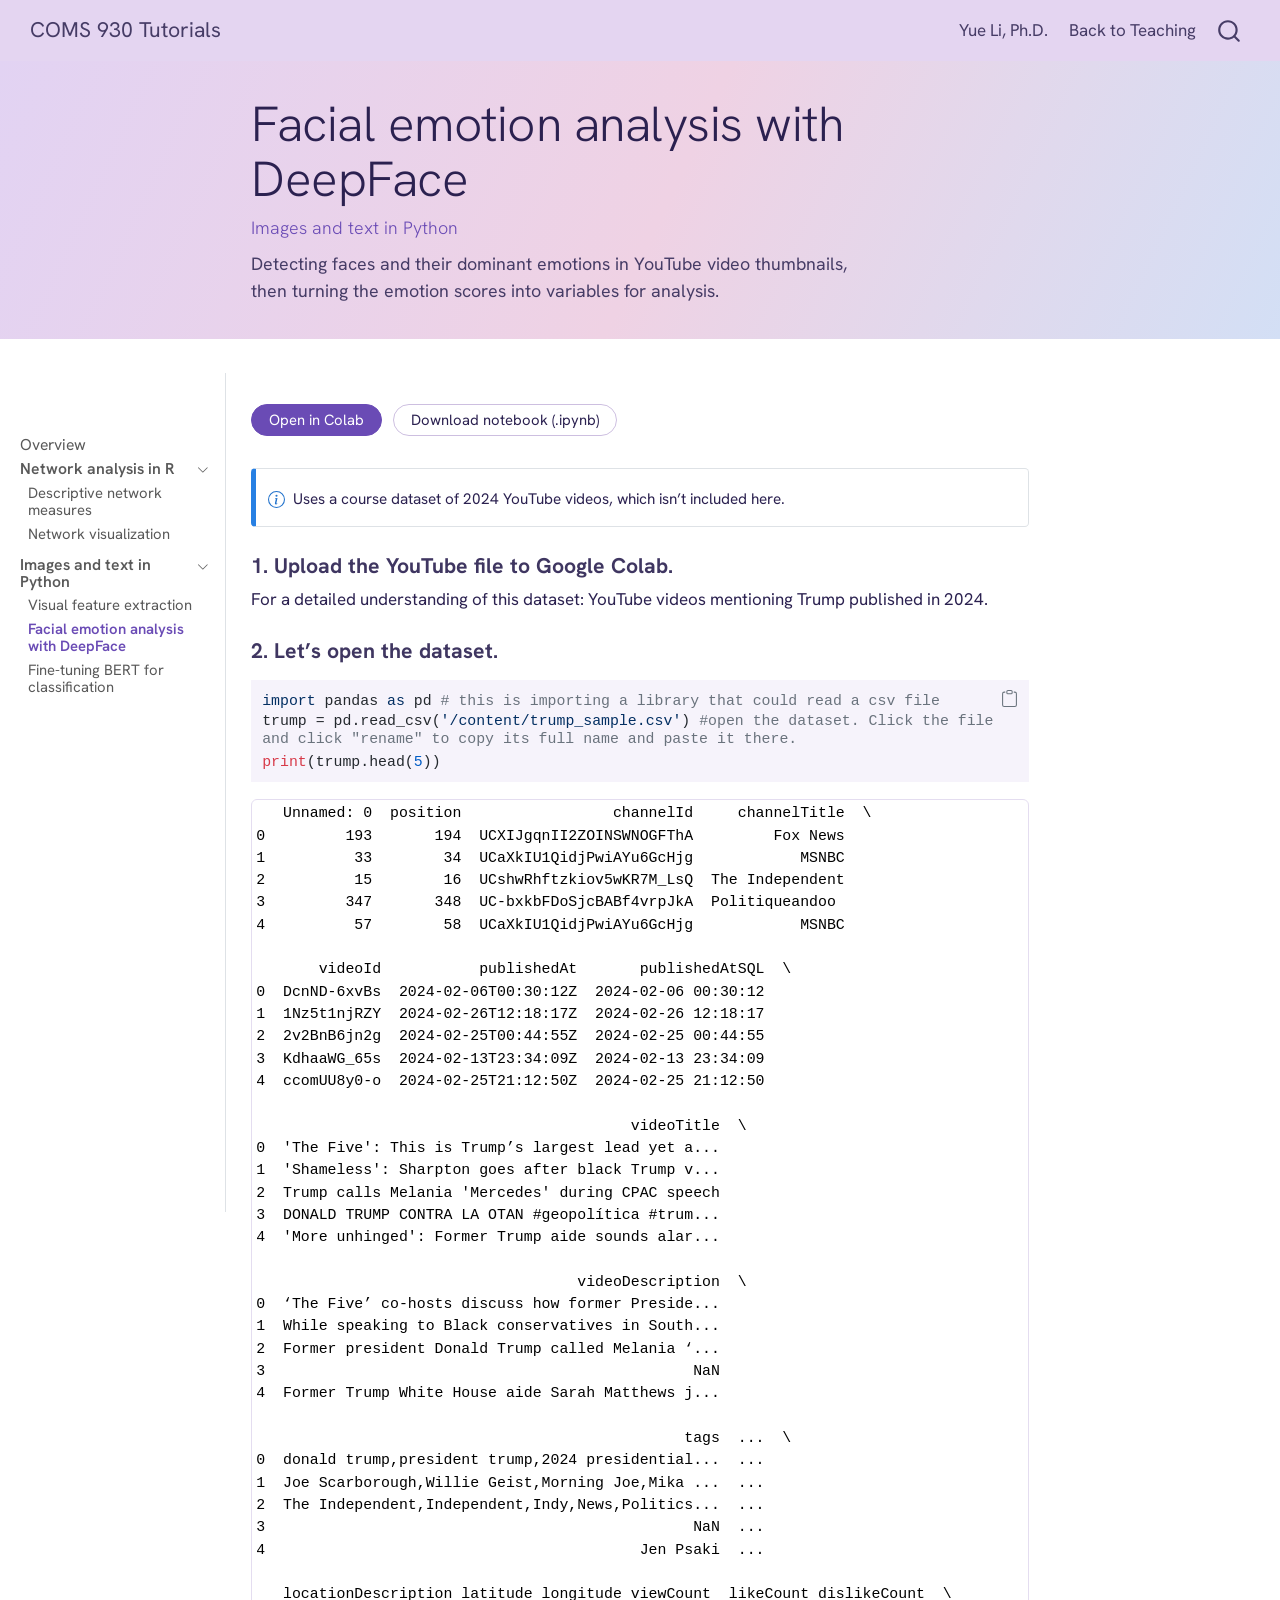
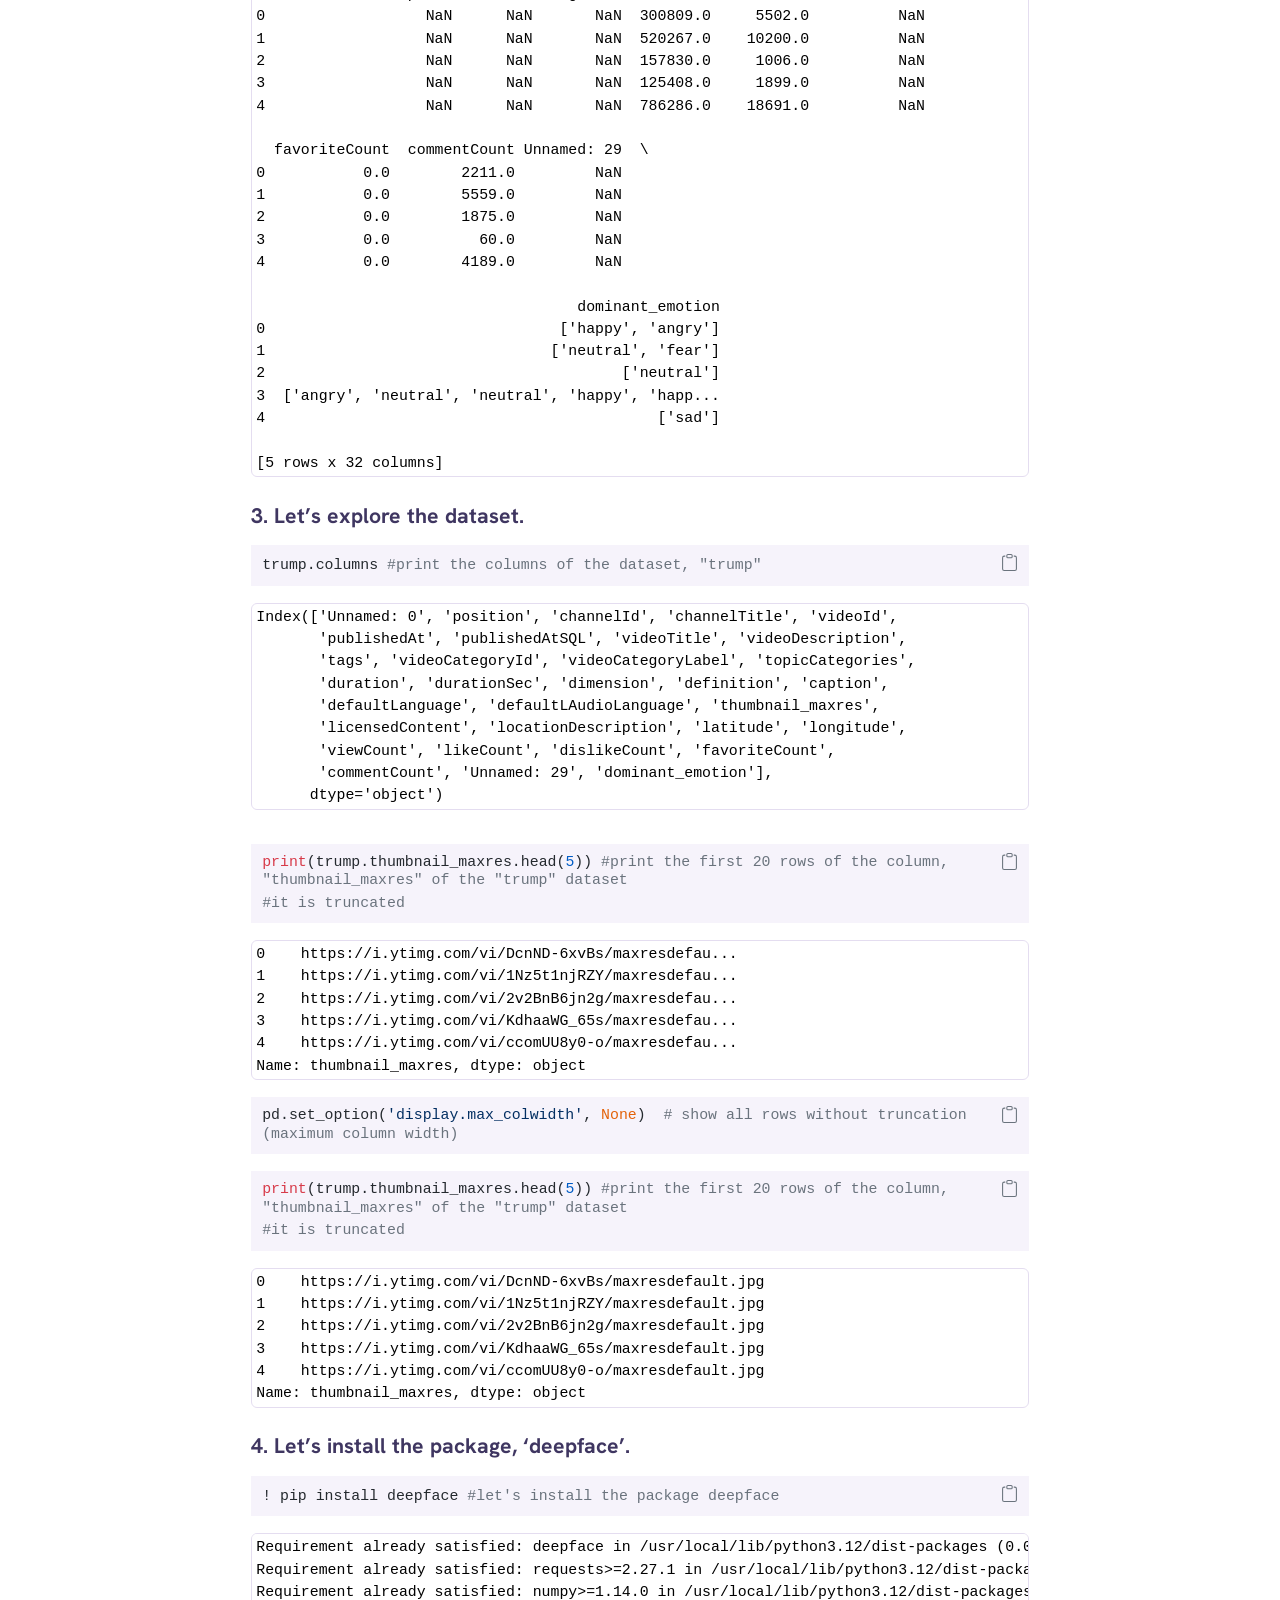
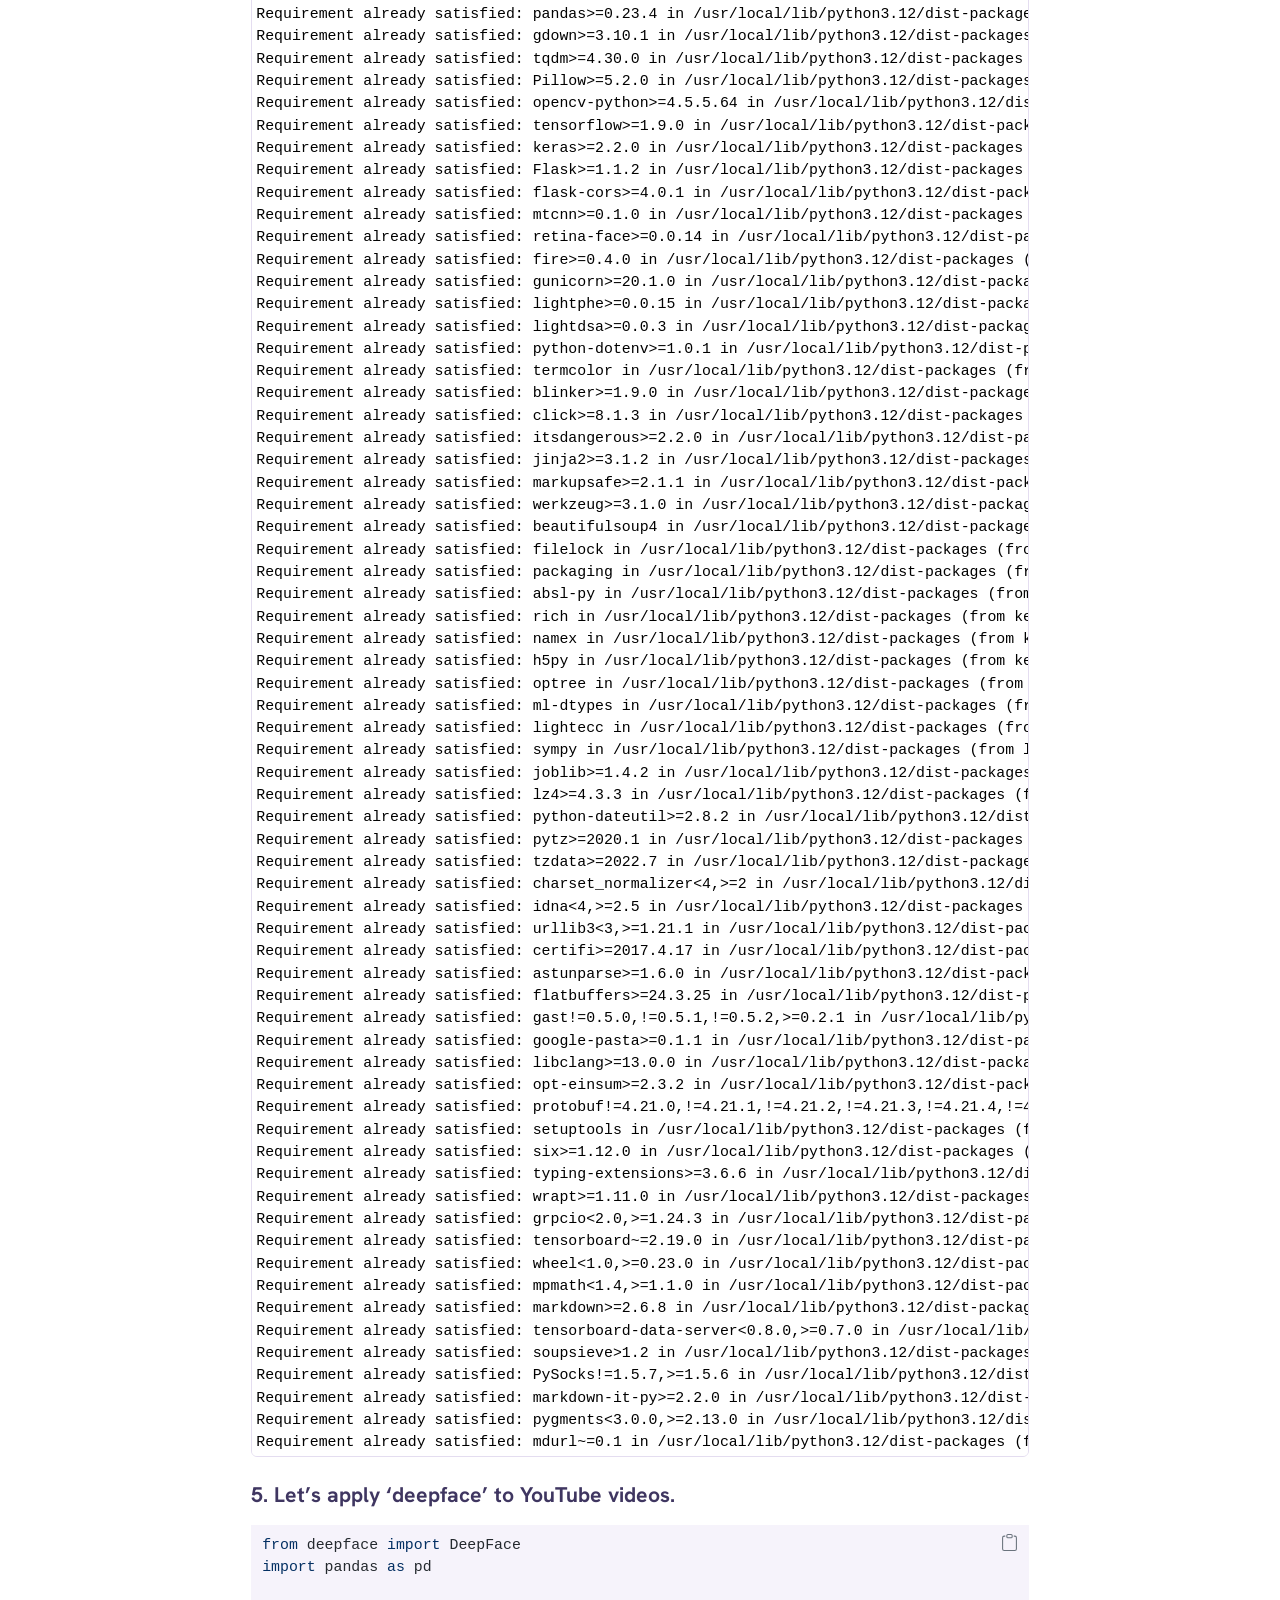
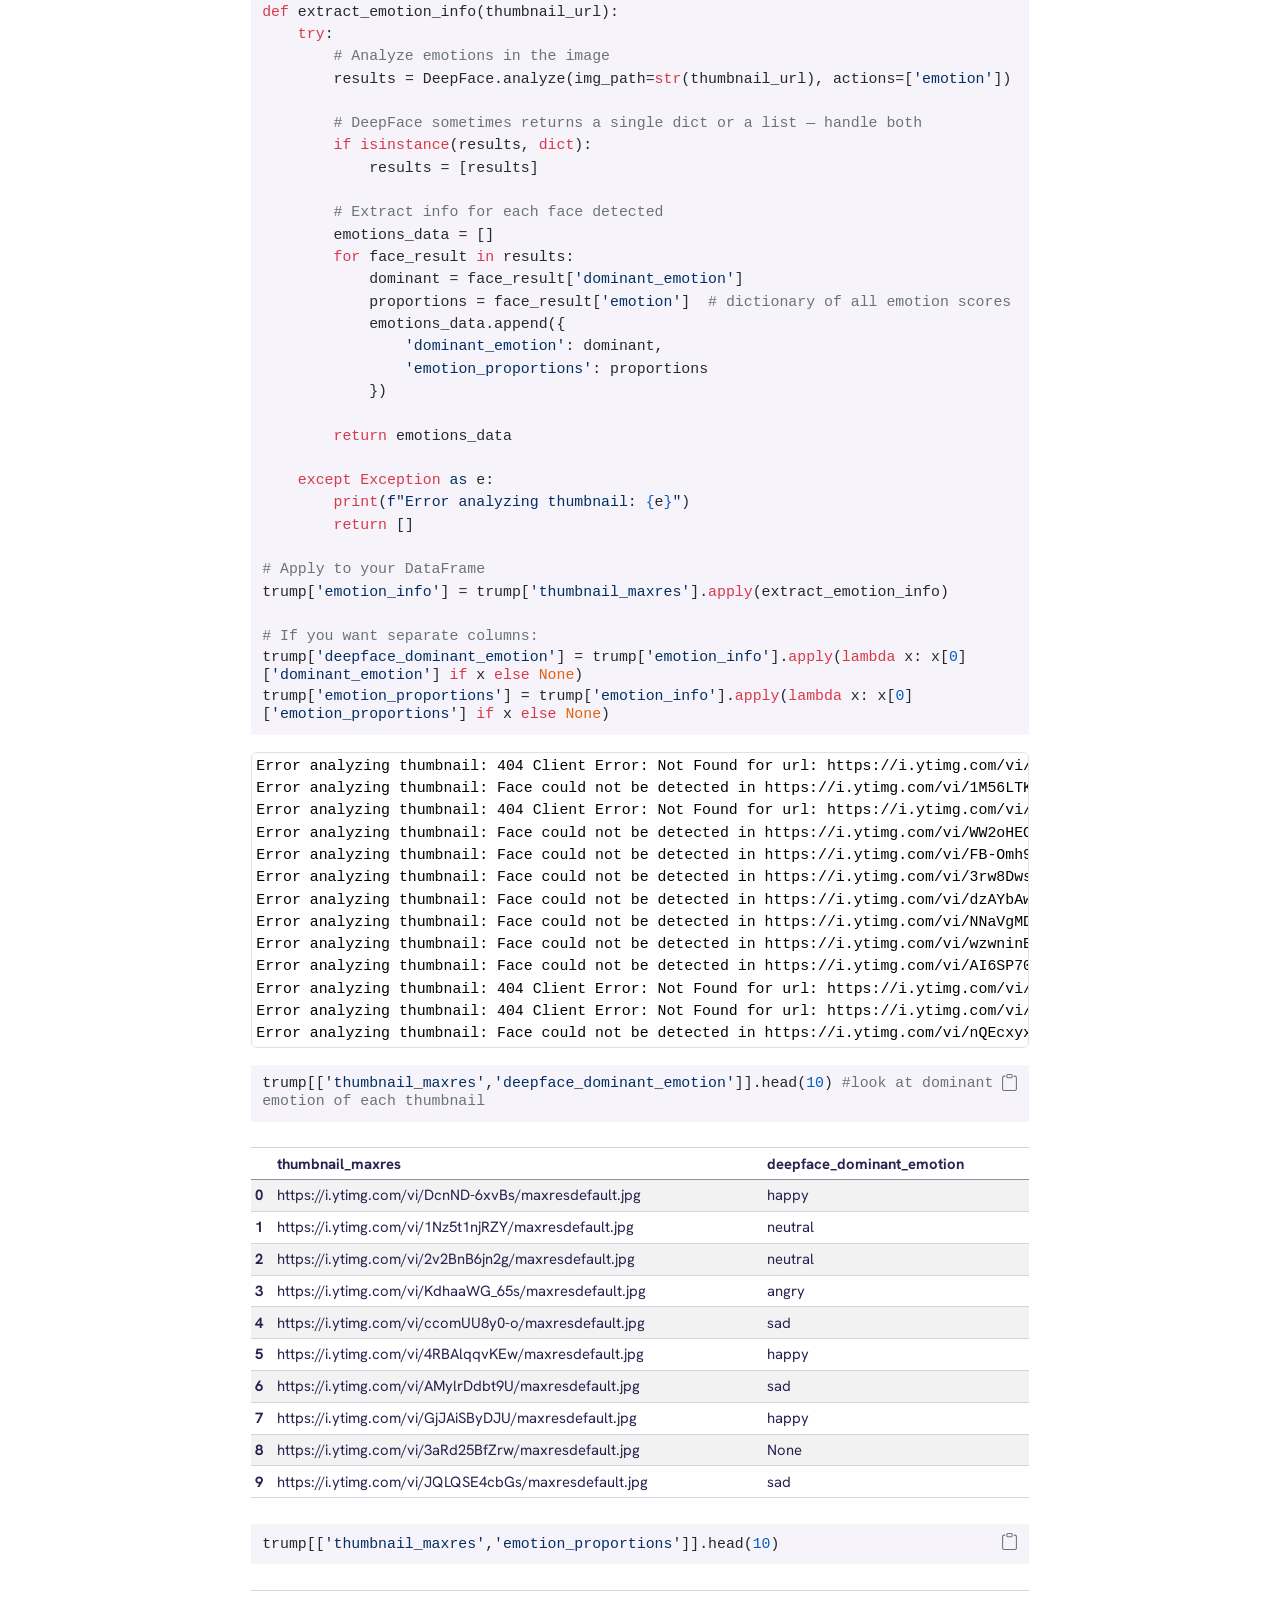
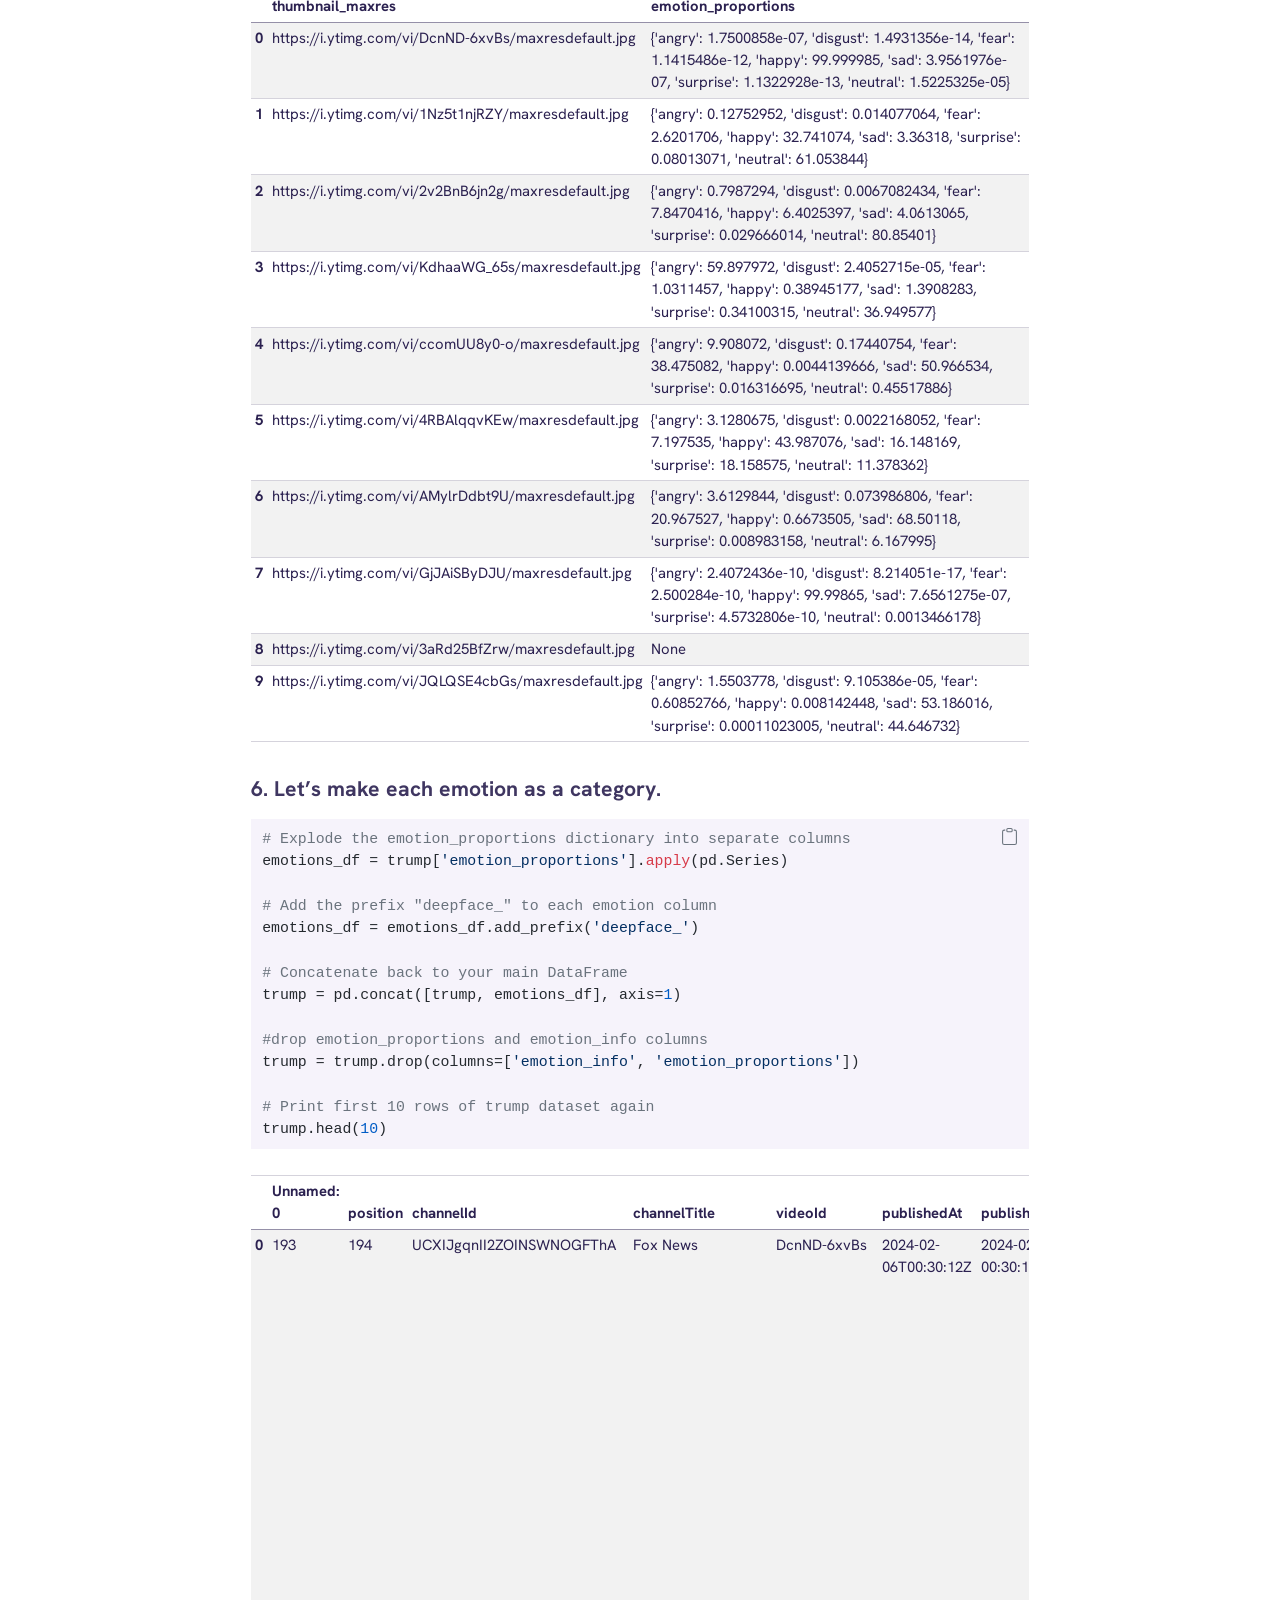
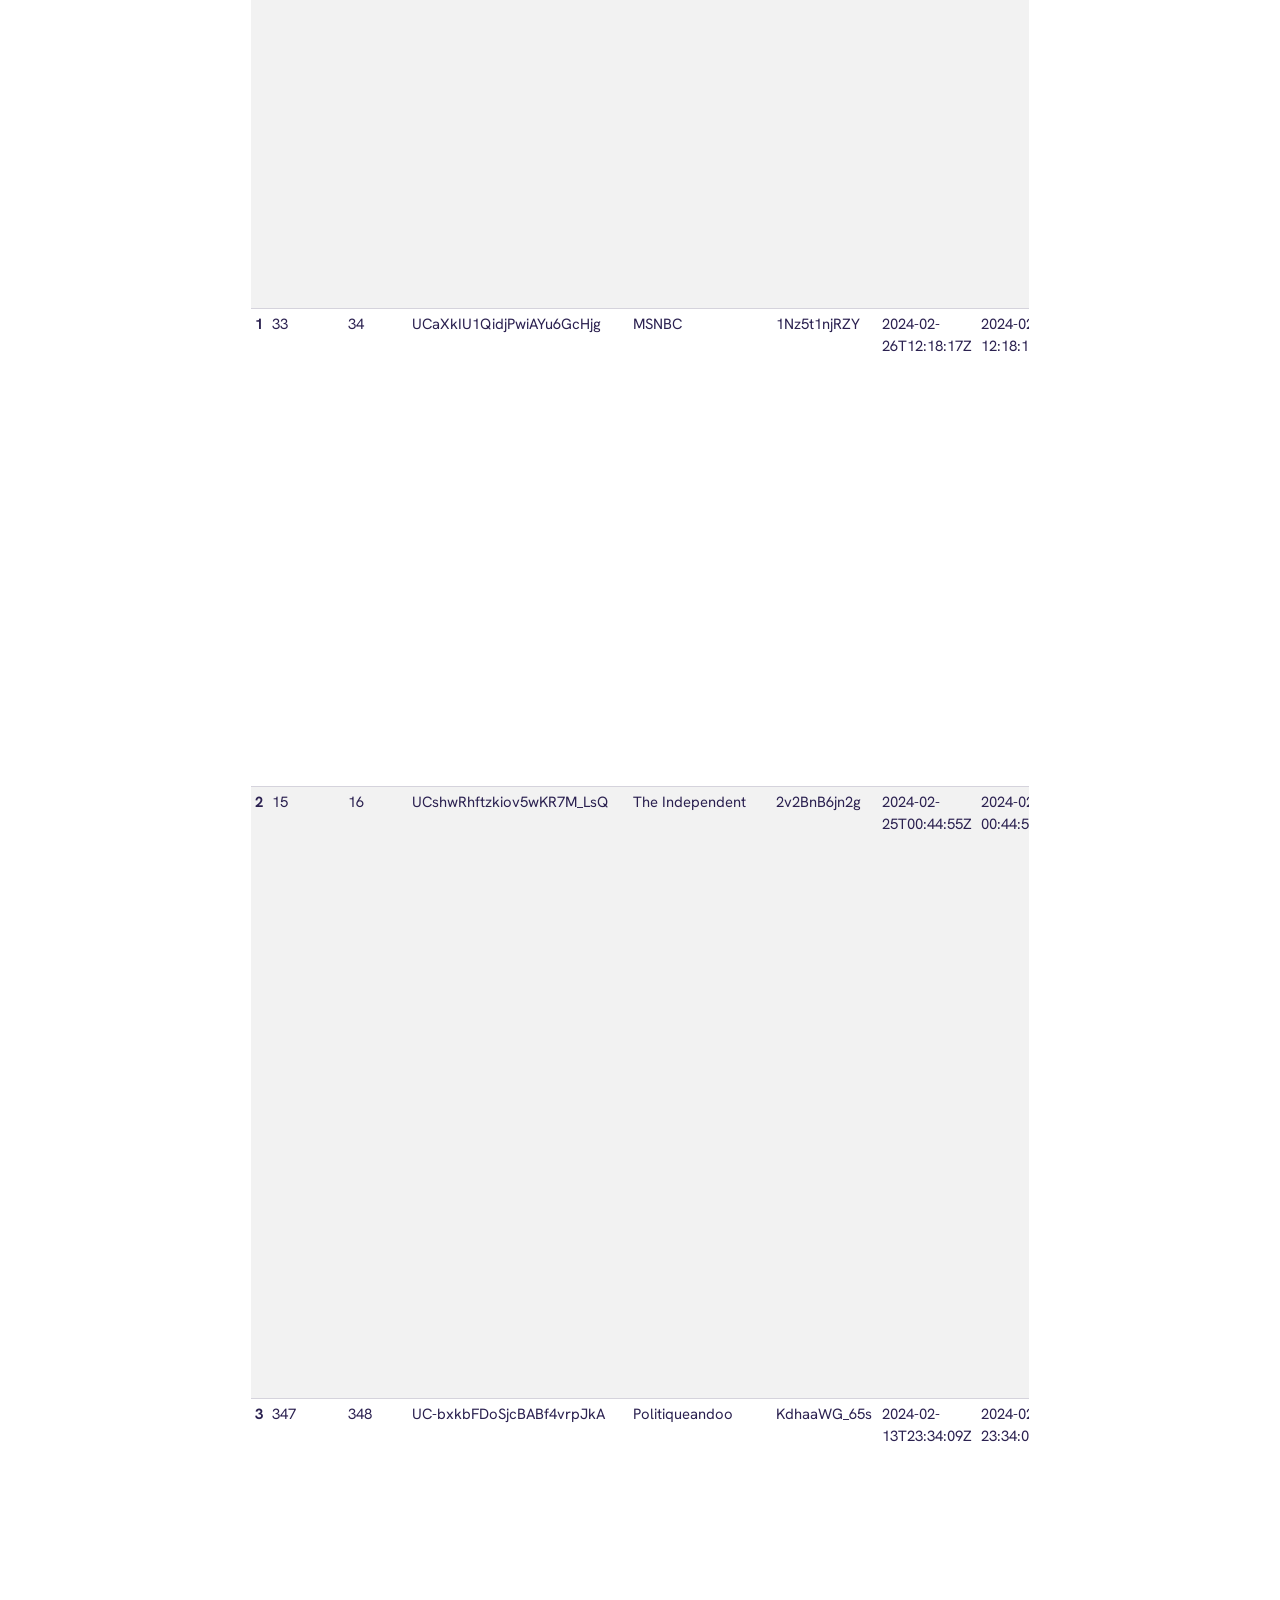
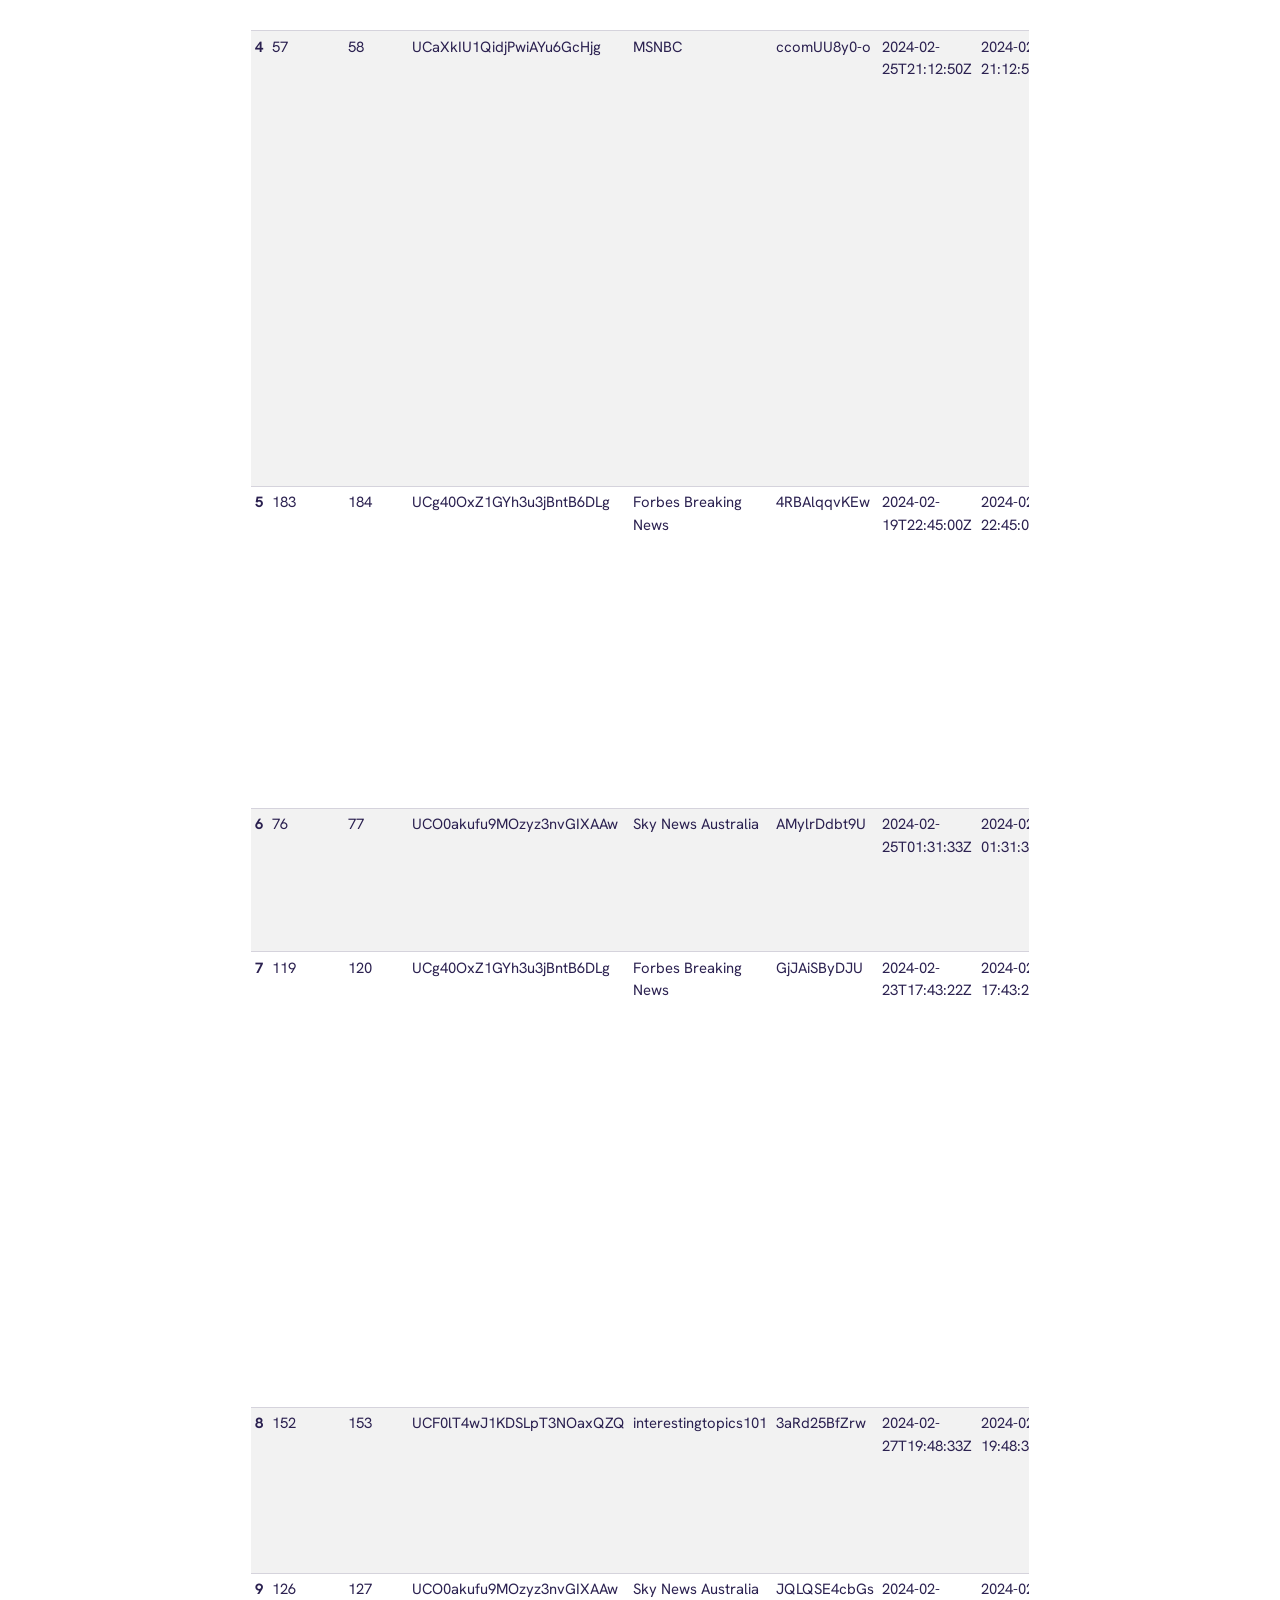
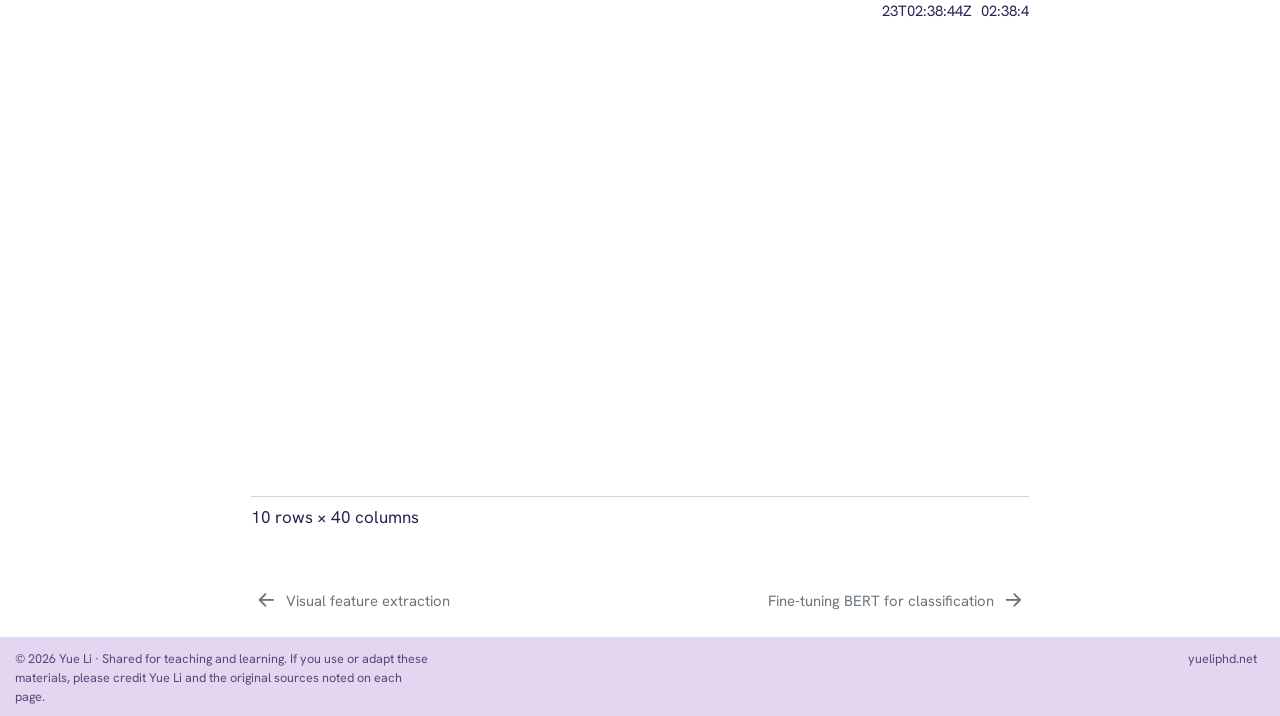
<file: tutorials/coms930/deepface-emotion-analysis.html>
<!DOCTYPE html>
<html xmlns="http://www.w3.org/1999/xhtml" lang="en" xml:lang="en"><head>

<meta charset="utf-8">
<meta name="generator" content="quarto-1.11.9">

<meta name="viewport" content="width=device-width, initial-scale=1.0, user-scalable=yes">

<meta name="description" content="Detecting faces and their dominant emotions in YouTube video thumbnails, then turning the emotion scores into variables for analysis.">

<title>Facial emotion analysis with DeepFace – COMS 930 Tutorials</title>
<style>
/* Default styles provided by pandoc.
** See https://pandoc.org/MANUAL.html#variables-for-html for config info.
*/
span.smallcaps{font-variant: small-caps;}
div.columns{display: flex; gap: 1.5em;}
div.column{flex: auto;}
@media screen {
div.columns{gap: min(4vw, 1.5em);}
div.column{overflow-x: auto;}
}
div.hanging-indent{margin-left: 1.5em; text-indent: -1.5em;}
ul.task-list{list-style: none;}
ul.task-list li input[type="checkbox"] {
  width: 0.8em;
  margin: 0 0.8em 0.2em -1em; /* quarto-specific, see https://github.com/quarto-dev/quarto-cli/issues/4556 */ 
  vertical-align: middle;
}
/* CSS for syntax highlighting */
html { -webkit-text-size-adjust: 100%; }
pre > code.sourceCode { white-space: pre; position: relative; }
pre > code.sourceCode > span { display: inline-block; line-height: 1.25; }
pre > code.sourceCode > span:empty { height: 1.2em; }
.sourceCode { overflow: visible; }
code.sourceCode > span { color: inherit; text-decoration: inherit; }
div.sourceCode { margin: 1em 0; }
pre.sourceCode { margin: 0; }
@media screen {
div.sourceCode { overflow: auto; }
}
@media print {
pre > code.sourceCode { white-space: pre-wrap; }
pre > code.sourceCode > span { text-indent: -5em; padding-left: 5em; }
}
pre.numberSource code
  { counter-reset: source-line 0; }
pre.numberSource code > span
  { position: relative; left: -4em; counter-increment: source-line; }
pre.numberSource code > span > a:first-child::before
  { content: counter(source-line);
    position: relative; left: -1em; text-align: right; vertical-align: baseline;
    border: none; display: inline-block;
    -webkit-touch-callout: none; -webkit-user-select: none;
    -khtml-user-select: none; -moz-user-select: none;
    -ms-user-select: none; user-select: none;
    padding: 0 4px; width: 4em;
  }
pre.numberSource { margin-left: 3em;  padding-left: 4px; }
div.sourceCode
  {   }
@media screen {
pre > code.sourceCode > span > a:first-child::before { text-decoration: underline; }
}
</style>


<script src="site_libs/quarto-nav/quarto-nav.js"></script>
<script src="site_libs/quarto-nav/headroom.min.js"></script>
<script src="site_libs/clipboard/clipboard.min.js"></script>
<script src="site_libs/quarto-search/autocomplete.umd.js"></script>
<script src="site_libs/quarto-search/fuse.min.js"></script>
<script src="site_libs/quarto-search/quarto-search.js"></script>
<meta name="quarto:offset" content="./">
<link href="./bert-supervised-learning.html" rel="next">
<link href="./visual-feature-extraction.html" rel="prev">
<link href="./favicon.svg" rel="icon" type="image/svg+xml">
<script src="site_libs/quarto-html/quarto.js" type="module"></script>
<script src="site_libs/quarto-html/tabsets/tabsets.js" type="module"></script>
<script src="site_libs/quarto-html/scrollable-regions/scrollable-regions.js" type="module"></script>
<script src="site_libs/quarto-html/popper.min.js"></script>
<script src="site_libs/quarto-html/tippy.umd.min.js"></script>
<script src="site_libs/quarto-html/anchor.min.js"></script>
<link href="site_libs/quarto-html/tippy.css" rel="stylesheet">
<link href="site_libs/quarto-html/quarto-syntax-highlighting-5de16f5e46225c21e2daa90d340bf64f.css" rel="stylesheet" id="quarto-text-highlighting-styles">
<script src="site_libs/bootstrap/bootstrap.min.js"></script>
<link href="site_libs/bootstrap/bootstrap-icons.css" rel="stylesheet">
<link href="site_libs/bootstrap/bootstrap-1171c318fa4c1bf01623d3ff22905a2b.min.css" rel="stylesheet" append-hash="true" id="quarto-bootstrap" data-mode="light">
<script id="quarto-search-options" type="application/json">{
  "location": "navbar",
  "copy-button": false,
  "collapse-after": 3,
  "panel-placement": "end",
  "type": "overlay",
  "limit": 50,
  "keyboard-shortcut": [
    "f",
    "/",
    "s"
  ],
  "show-item-context": false,
  "language": {
    "search-no-results-text": "No results",
    "search-matching-documents-text": "matching documents",
    "search-copy-link-title": "Copy link to search",
    "search-hide-matches-text": "Hide additional matches",
    "search-more-match-text": "more match in this document",
    "search-more-matches-text": "more matches in this document",
    "search-clear-button-title": "Clear",
    "search-text-placeholder": "",
    "search-detached-cancel-button-title": "Cancel",
    "search-submit-button-title": "Submit",
    "search-label": "Search"
  }
}</script>
<style>html{ scroll-behavior: smooth; }</style>
<style>

      .quarto-title-block .quarto-title-banner h1,
      .quarto-title-block .quarto-title-banner h2,
      .quarto-title-block .quarto-title-banner h3,
      .quarto-title-block .quarto-title-banner h4,
      .quarto-title-block .quarto-title-banner h5,
      .quarto-title-block .quarto-title-banner h6
      {
        color: #2b2150;
      }

      .quarto-title-block .quarto-title-banner {
        color: #2b2150;
background: #e4d5f1;
      }
</style>
<link rel="preconnect" href="https://fonts.googleapis.com">
<link rel="preconnect" href="https://fonts.gstatic.com" crossorigin="">
<link href="https://fonts.googleapis.com/css2?family=Hanken+Grotesk:ital,wght@0,300;0,400;0,500;0,600;1,400&amp;display=swap" rel="stylesheet">


</head>

<body class="nav-sidebar docked nav-fixed quarto-light"><a id="quarto-skip-link" class="visually-hidden-focusable" href="#quarto-document-content">Skip to main content</a>

<div id="quarto-search-results"></div>
  <header id="quarto-header" class="headroom fixed-top quarto-banner">
    <nav class="navbar navbar-expand-lg " data-bs-theme="dark" aria-label="Site">
      <div class="navbar-container container-fluid">
      <div class="navbar-brand-container mx-auto">
    <a class="navbar-brand" href="./index.html">
    <span class="navbar-title">COMS 930 Tutorials</span>
    </a>
  </div>
          <button class="navbar-toggler" type="button" data-bs-toggle="collapse" data-bs-target="#navbarCollapse" aria-controls="navbarCollapse" aria-expanded="false" aria-label="Toggle navigation" onclick="if (window.quartoToggleHeadroom) { window.quartoToggleHeadroom(); }">
  <span class="navbar-toggler-icon"></span>
</button>
          <div class="collapse navbar-collapse" id="navbarCollapse">
            <ul class="navbar-nav navbar-nav-scroll ms-auto">
  <li class="nav-item">
    <a class="nav-link" href="https://yueliphd.net/"> 
<span class="menu-text">Yue Li, Ph.D.</span></a>
  </li>  
  <li class="nav-item">
    <a class="nav-link" href="https://yueliphd.net/#teaching"> 
<span class="menu-text">Back to Teaching</span></a>
  </li>  
</ul>
          </div> <!-- /navcollapse -->
            <div class="quarto-navbar-tools">
</div>
            <div id="quarto-search" class="" title="Search"></div>
      </div> <!-- /container-fluid -->
    </nav>
  <nav class="quarto-secondary-nav" aria-label="Toolbar">
    <div class="container-fluid d-flex">
      <button type="button" class="quarto-btn-toggle btn" data-bs-toggle="collapse" role="button" data-bs-target=".quarto-sidebar-collapse-item" aria-controls="quarto-sidebar" aria-expanded="false" aria-label="Toggle sidebar navigation" onclick="if (window.quartoToggleHeadroom) { window.quartoToggleHeadroom(); }">
        <i class="bi bi-layout-text-sidebar-reverse"></i>
      </button>
        <a class="flex-grow-1 no-decor" data-bs-toggle="collapse" data-bs-target=".quarto-sidebar-collapse-item" onclick="if (window.quartoToggleHeadroom) { window.quartoToggleHeadroom(); }">      
          <h1 class="quarto-secondary-nav-title">Facial emotion analysis with DeepFace</h1>
        </a>     
      <button type="button" class="btn quarto-search-button" aria-label="Search" onclick="window.quartoOpenSearch();">
        <i class="bi bi-search"></i>
      </button>
    </div>
  </nav>
</header>
<!-- content -->
<header id="title-block-header" class="quarto-title-block default page-columns page-full">
  <div class="quarto-title-banner page-columns page-full">
    <div class="quarto-title column-body">
      <h1 class="title d-none d-lg-block">Facial emotion analysis with DeepFace</h1>
            <p class="subtitle lead">Images and text in Python</p>
                  <div>
        <div class="description">
          Detecting faces and their dominant emotions in YouTube video thumbnails, then turning the emotion scores into variables for analysis.
        </div>
      </div>
                </div>
  </div>
    
  
  <div class="quarto-title-meta">

      
    
      
    </div>
    
  
  </header><div id="quarto-content" class="quarto-container page-columns page-rows-contents page-layout-article page-navbar">
<!-- sidebar -->
  <nav id="quarto-sidebar" class="sidebar collapse collapse-horizontal quarto-sidebar-collapse-item sidebar-navigation docked overflow-auto" aria-label="Section">
        <div class="mt-2 flex-shrink-0 align-items-center">
        <div class="sidebar-search">
        <div id="quarto-search" class="" title="Search"></div>
        </div>
        </div>
    <div class="sidebar-menu-container"> 
    <ul class="list-unstyled mt-1">
        <li class="sidebar-item">
  <div class="sidebar-item-container"> 
  <a href="./index.html" class="sidebar-item-text sidebar-link">
 <span class="menu-text">Overview</span></a>
  </div>
</li>
        <li class="sidebar-item sidebar-item-section">
      <div class="sidebar-item-container"> 
            <button type="button" class="sidebar-item-text sidebar-item-toggle sidebar-link text-start" data-bs-toggle="collapse" data-bs-target="#quarto-sidebar-section-1" aria-controls="quarto-sidebar-section-1" aria-expanded="true">
 <span class="menu-text" id="quarto-sidebar-section-1-label">Network analysis in R</span><i class="bi bi-chevron-right" aria-hidden="true"></i></button>
      </div>
      <ul id="quarto-sidebar-section-1" aria-labelledby="quarto-sidebar-section-1-label" class="collapse list-unstyled sidebar-section depth1 show">  
          <li class="sidebar-item">
  <div class="sidebar-item-container"> 
  <a href="./lab-1-network-measures.html" class="sidebar-item-text sidebar-link">
 <span class="menu-text">Descriptive network measures</span></a>
  </div>
</li>
          <li class="sidebar-item">
  <div class="sidebar-item-container"> 
  <a href="./lab-2-network-visualization.html" class="sidebar-item-text sidebar-link">
 <span class="menu-text">Network visualization</span></a>
  </div>
</li>
      </ul>
  </li>
        <li class="sidebar-item sidebar-item-section">
      <div class="sidebar-item-container"> 
            <button type="button" class="sidebar-item-text sidebar-item-toggle sidebar-link text-start" data-bs-toggle="collapse" data-bs-target="#quarto-sidebar-section-2" aria-controls="quarto-sidebar-section-2" aria-expanded="true">
 <span class="menu-text" id="quarto-sidebar-section-2-label">Images and text in Python</span><i class="bi bi-chevron-right" aria-hidden="true"></i></button>
      </div>
      <ul id="quarto-sidebar-section-2" aria-labelledby="quarto-sidebar-section-2-label" class="collapse list-unstyled sidebar-section depth1 show">  
          <li class="sidebar-item">
  <div class="sidebar-item-container"> 
  <a href="./visual-feature-extraction.html" class="sidebar-item-text sidebar-link">
 <span class="menu-text">Visual feature extraction</span></a>
  </div>
</li>
          <li class="sidebar-item">
  <div class="sidebar-item-container"> 
  <a href="./deepface-emotion-analysis.html" class="sidebar-item-text sidebar-link active">
 <span class="menu-text">Facial emotion analysis with DeepFace</span></a>
  </div>
</li>
          <li class="sidebar-item">
  <div class="sidebar-item-container"> 
  <a href="./bert-supervised-learning.html" class="sidebar-item-text sidebar-link">
 <span class="menu-text">Fine-tuning BERT for classification</span></a>
  </div>
</li>
      </ul>
  </li>
    </ul>
    </div>
</nav>
<div id="quarto-sidebar-glass" class="quarto-sidebar-collapse-item" data-bs-toggle="collapse" data-bs-target=".quarto-sidebar-collapse-item"></div>
<!-- margin-sidebar -->
    <div id="quarto-margin-sidebar" class="sidebar margin-sidebar zindex-bottom">
        
    </div>
<!-- main -->
<main class="content quarto-banner-title-block" id="quarto-document-content" tabindex="-1">





<p><a href="https://colab.research.google.com/github/yueliosu/yueliphd.net/blob/main/tutorials/coms930/deepface-emotion-analysis.ipynb" class="btn btn-primary btn-sm">Open in Colab</a> <a href="./deepface-emotion-analysis.html" class="btn btn-outline-primary btn-sm">Download notebook (.ipynb)</a></p>
<div class="callout callout-style-simple callout-note">
<div class="callout-body d-flex">
<div class="callout-icon-container">
<i class="callout-icon"></i>
</div>
<div class="callout-body-container">
<p>Uses a course dataset of 2024 YouTube videos, which isn’t included here.</p>
</div>
</div>
</div>
<section id="upload-the-youtube-file-to-google-colab." class="level4">
<h4 class="anchored" data-anchor-id="upload-the-youtube-file-to-google-colab."><strong>1. Upload the YouTube file to Google Colab.</strong></h4>
<p>For a detailed understanding of this dataset: YouTube videos mentioning Trump published in 2024.</p>
</section>
<section id="lets-open-the-dataset." class="level4">
<h4 class="anchored" data-anchor-id="lets-open-the-dataset."><strong>2. Let’s open the dataset.</strong></h4>
<div id="cell-4" class="cell" data-quarto-private-1="{&quot;key&quot;:&quot;colab&quot;,&quot;value&quot;:{&quot;base_uri&quot;:&quot;https://localhost:8080/&quot;}}" data-outputid="4b8eb8e2-656e-4718-8aca-81537f6ff69a">
<div class="code-copy-outer-scaffold"><div class="sourceCode cell-code" id="cb1"><pre class="sourceCode python code-with-copy"><code class="sourceCode python"><span id="cb1-1"><a href="#cb1-1" aria-hidden="true" tabindex="-1"></a><span class="im">import</span> pandas <span class="im">as</span> pd <span class="co"># this is importing a library that could read a csv file</span></span>
<span id="cb1-2"><a href="#cb1-2" aria-hidden="true" tabindex="-1"></a>trump <span class="op">=</span> pd.read_csv(<span class="st">'/content/trump_sample.csv'</span>) <span class="co">#open the dataset. Click the file and click "rename" to copy its full name and paste it there.</span></span>
<span id="cb1-3"><a href="#cb1-3" aria-hidden="true" tabindex="-1"></a><span class="bu">print</span>(trump.head(<span class="dv">5</span>))</span></code></pre></div><button title="Copy to Clipboard" class="code-copy-button"><i class="bi"></i></button></div>
<div class="cell-output cell-output-stdout">
<pre><code>   Unnamed: 0  position                 channelId     channelTitle  \
0         193       194  UCXIJgqnII2ZOINSWNOGFThA         Fox News   
1          33        34  UCaXkIU1QidjPwiAYu6GcHjg            MSNBC   
2          15        16  UCshwRhftzkiov5wKR7M_LsQ  The Independent   
3         347       348  UC-bxkbFDoSjcBABf4vrpJkA  Politiqueandoo    
4          57        58  UCaXkIU1QidjPwiAYu6GcHjg            MSNBC   

       videoId           publishedAt       publishedAtSQL  \
0  DcnND-6xvBs  2024-02-06T00:30:12Z  2024-02-06 00:30:12   
1  1Nz5t1njRZY  2024-02-26T12:18:17Z  2024-02-26 12:18:17   
2  2v2BnB6jn2g  2024-02-25T00:44:55Z  2024-02-25 00:44:55   
3  KdhaaWG_65s  2024-02-13T23:34:09Z  2024-02-13 23:34:09   
4  ccomUU8y0-o  2024-02-25T21:12:50Z  2024-02-25 21:12:50   

                                          videoTitle  \
0  'The Five': This is Trump’s largest lead yet a...   
1  'Shameless': Sharpton goes after black Trump v...   
2  Trump calls Melania 'Mercedes' during CPAC speech   
3  DONALD TRUMP CONTRA LA OTAN #geopolítica #trum...   
4  'More unhinged': Former Trump aide sounds alar...   

                                    videoDescription  \
0  ‘The Five’ co-hosts discuss how former Preside...   
1  While speaking to Black conservatives in South...   
2  Former president Donald Trump called Melania ‘...   
3                                                NaN   
4  Former Trump White House aide Sarah Matthews j...   

                                                tags  ...  \
0  donald trump,president trump,2024 presidential...  ...   
1  Joe Scarborough,Willie Geist,Morning Joe,Mika ...  ...   
2  The Independent,Independent,Indy,News,Politics...  ...   
3                                                NaN  ...   
4                                          Jen Psaki  ...   

   locationDescription latitude longitude viewCount  likeCount dislikeCount  \
0                  NaN      NaN       NaN  300809.0     5502.0          NaN   
1                  NaN      NaN       NaN  520267.0    10200.0          NaN   
2                  NaN      NaN       NaN  157830.0     1006.0          NaN   
3                  NaN      NaN       NaN  125408.0     1899.0          NaN   
4                  NaN      NaN       NaN  786286.0    18691.0          NaN   

  favoriteCount  commentCount Unnamed: 29  \
0           0.0        2211.0         NaN   
1           0.0        5559.0         NaN   
2           0.0        1875.0         NaN   
3           0.0          60.0         NaN   
4           0.0        4189.0         NaN   

                                    dominant_emotion  
0                                 ['happy', 'angry']  
1                                ['neutral', 'fear']  
2                                        ['neutral']  
3  ['angry', 'neutral', 'neutral', 'happy', 'happ...  
4                                            ['sad']  

[5 rows x 32 columns]</code></pre>
</div>
</div>
</section>
<section id="lets-explore-the-dataset." class="level4">
<h4 class="anchored" data-anchor-id="lets-explore-the-dataset."><strong>3. Let’s explore the dataset.</strong></h4>
<div id="cell-6" class="cell" data-quarto-private-1="{&quot;key&quot;:&quot;colab&quot;,&quot;value&quot;:{&quot;base_uri&quot;:&quot;https://localhost:8080/&quot;}}" data-outputid="c23d9089-c5b3-40f1-a54f-60143dc74901">
<div class="code-copy-outer-scaffold"><div class="sourceCode cell-code" id="cb3"><pre class="sourceCode python code-with-copy"><code class="sourceCode python"><span id="cb3-1"><a href="#cb3-1" aria-hidden="true" tabindex="-1"></a>trump.columns <span class="co">#print the columns of the dataset, "trump"</span></span></code></pre></div><button title="Copy to Clipboard" class="code-copy-button"><i class="bi"></i></button></div>
<div class="cell-output cell-output-display" data-execution_count="2">
<pre><code>Index(['Unnamed: 0', 'position', 'channelId', 'channelTitle', 'videoId',
       'publishedAt', 'publishedAtSQL', 'videoTitle', 'videoDescription',
       'tags', 'videoCategoryId', 'videoCategoryLabel', 'topicCategories',
       'duration', 'durationSec', 'dimension', 'definition', 'caption',
       'defaultLanguage', 'defaultLAudioLanguage', 'thumbnail_maxres',
       'licensedContent', 'locationDescription', 'latitude', 'longitude',
       'viewCount', 'likeCount', 'dislikeCount', 'favoriteCount',
       'commentCount', 'Unnamed: 29', 'dominant_emotion'],
      dtype='object')</code></pre>
</div>
</div>
<div id="cell-7" class="cell" data-quarto-private-1="{&quot;key&quot;:&quot;colab&quot;,&quot;value&quot;:{&quot;base_uri&quot;:&quot;https://localhost:8080/&quot;}}" data-outputid="4d22a8db-b197-4dee-8a81-b3ada6536c23">
<div class="code-copy-outer-scaffold"><div class="sourceCode cell-code" id="cb5"><pre class="sourceCode python code-with-copy"><code class="sourceCode python"><span id="cb5-1"><a href="#cb5-1" aria-hidden="true" tabindex="-1"></a><span class="bu">print</span>(trump.thumbnail_maxres.head(<span class="dv">5</span>)) <span class="co">#print the first 20 rows of the column, "thumbnail_maxres" of the "trump" dataset</span></span>
<span id="cb5-2"><a href="#cb5-2" aria-hidden="true" tabindex="-1"></a><span class="co">#it is truncated</span></span></code></pre></div><button title="Copy to Clipboard" class="code-copy-button"><i class="bi"></i></button></div>
<div class="cell-output cell-output-stdout">
<pre><code>0    https://i.ytimg.com/vi/DcnND-6xvBs/maxresdefau...
1    https://i.ytimg.com/vi/1Nz5t1njRZY/maxresdefau...
2    https://i.ytimg.com/vi/2v2BnB6jn2g/maxresdefau...
3    https://i.ytimg.com/vi/KdhaaWG_65s/maxresdefau...
4    https://i.ytimg.com/vi/ccomUU8y0-o/maxresdefau...
Name: thumbnail_maxres, dtype: object</code></pre>
</div>
</div>
<div id="cell-8" class="cell">
<div class="code-copy-outer-scaffold"><div class="sourceCode cell-code" id="cb7"><pre class="sourceCode python code-with-copy"><code class="sourceCode python"><span id="cb7-1"><a href="#cb7-1" aria-hidden="true" tabindex="-1"></a>pd.set_option(<span class="st">'display.max_colwidth'</span>, <span class="va">None</span>)  <span class="co"># show all rows without truncation (maximum column width)</span></span></code></pre></div><button title="Copy to Clipboard" class="code-copy-button"><i class="bi"></i></button></div>
</div>
<div id="cell-9" class="cell" data-quarto-private-1="{&quot;key&quot;:&quot;colab&quot;,&quot;value&quot;:{&quot;base_uri&quot;:&quot;https://localhost:8080/&quot;}}" data-outputid="36736346-cf95-44f6-94a7-6d9cc6005e14">
<div class="code-copy-outer-scaffold"><div class="sourceCode cell-code" id="cb8"><pre class="sourceCode python code-with-copy"><code class="sourceCode python"><span id="cb8-1"><a href="#cb8-1" aria-hidden="true" tabindex="-1"></a><span class="bu">print</span>(trump.thumbnail_maxres.head(<span class="dv">5</span>)) <span class="co">#print the first 20 rows of the column, "thumbnail_maxres" of the "trump" dataset</span></span>
<span id="cb8-2"><a href="#cb8-2" aria-hidden="true" tabindex="-1"></a><span class="co">#it is truncated</span></span></code></pre></div><button title="Copy to Clipboard" class="code-copy-button"><i class="bi"></i></button></div>
<div class="cell-output cell-output-stdout">
<pre><code>0    https://i.ytimg.com/vi/DcnND-6xvBs/maxresdefault.jpg
1    https://i.ytimg.com/vi/1Nz5t1njRZY/maxresdefault.jpg
2    https://i.ytimg.com/vi/2v2BnB6jn2g/maxresdefault.jpg
3    https://i.ytimg.com/vi/KdhaaWG_65s/maxresdefault.jpg
4    https://i.ytimg.com/vi/ccomUU8y0-o/maxresdefault.jpg
Name: thumbnail_maxres, dtype: object</code></pre>
</div>
</div>
</section>
<section id="lets-install-the-package-deepface." class="level4">
<h4 class="anchored" data-anchor-id="lets-install-the-package-deepface."><strong>4. Let’s install the package, ‘deepface’.</strong></h4>
<div id="cell-11" class="cell" data-quarto-private-1="{&quot;key&quot;:&quot;colab&quot;,&quot;value&quot;:{&quot;base_uri&quot;:&quot;https://localhost:8080/&quot;}}" data-outputid="0593e3f3-c247-4132-91f6-864aeb572a06">
<div class="code-copy-outer-scaffold"><div class="sourceCode cell-code" id="cb10"><pre class="sourceCode python code-with-copy"><code class="sourceCode python"><span id="cb10-1"><a href="#cb10-1" aria-hidden="true" tabindex="-1"></a><span class="op">!</span> pip install deepface <span class="co">#let's install the package deepface</span></span></code></pre></div><button title="Copy to Clipboard" class="code-copy-button"><i class="bi"></i></button></div>
<div class="cell-output cell-output-stdout">
<pre><code>Requirement already satisfied: deepface in /usr/local/lib/python3.12/dist-packages (0.0.99)
Requirement already satisfied: requests&gt;=2.27.1 in /usr/local/lib/python3.12/dist-packages (from deepface) (2.32.4)
Requirement already satisfied: numpy&gt;=1.14.0 in /usr/local/lib/python3.12/dist-packages (from deepface) (2.1.3)
Requirement already satisfied: pandas&gt;=0.23.4 in /usr/local/lib/python3.12/dist-packages (from deepface) (2.2.2)
Requirement already satisfied: gdown&gt;=3.10.1 in /usr/local/lib/python3.12/dist-packages (from deepface) (5.2.1)
Requirement already satisfied: tqdm&gt;=4.30.0 in /usr/local/lib/python3.12/dist-packages (from deepface) (4.67.3)
Requirement already satisfied: Pillow&gt;=5.2.0 in /usr/local/lib/python3.12/dist-packages (from deepface) (10.2.0)
Requirement already satisfied: opencv-python&gt;=4.5.5.64 in /usr/local/lib/python3.12/dist-packages (from deepface) (4.13.0.92)
Requirement already satisfied: tensorflow&gt;=1.9.0 in /usr/local/lib/python3.12/dist-packages (from deepface) (2.19.0)
Requirement already satisfied: keras&gt;=2.2.0 in /usr/local/lib/python3.12/dist-packages (from deepface) (3.13.2)
Requirement already satisfied: Flask&gt;=1.1.2 in /usr/local/lib/python3.12/dist-packages (from deepface) (3.1.3)
Requirement already satisfied: flask-cors&gt;=4.0.1 in /usr/local/lib/python3.12/dist-packages (from deepface) (6.0.2)
Requirement already satisfied: mtcnn&gt;=0.1.0 in /usr/local/lib/python3.12/dist-packages (from deepface) (1.0.0)
Requirement already satisfied: retina-face&gt;=0.0.14 in /usr/local/lib/python3.12/dist-packages (from deepface) (0.0.17)
Requirement already satisfied: fire&gt;=0.4.0 in /usr/local/lib/python3.12/dist-packages (from deepface) (0.7.1)
Requirement already satisfied: gunicorn&gt;=20.1.0 in /usr/local/lib/python3.12/dist-packages (from deepface) (25.3.0)
Requirement already satisfied: lightphe&gt;=0.0.15 in /usr/local/lib/python3.12/dist-packages (from deepface) (0.0.23)
Requirement already satisfied: lightdsa&gt;=0.0.3 in /usr/local/lib/python3.12/dist-packages (from deepface) (0.0.3)
Requirement already satisfied: python-dotenv&gt;=1.0.1 in /usr/local/lib/python3.12/dist-packages (from deepface) (1.2.2)
Requirement already satisfied: termcolor in /usr/local/lib/python3.12/dist-packages (from fire&gt;=0.4.0-&gt;deepface) (3.3.0)
Requirement already satisfied: blinker&gt;=1.9.0 in /usr/local/lib/python3.12/dist-packages (from Flask&gt;=1.1.2-&gt;deepface) (1.9.0)
Requirement already satisfied: click&gt;=8.1.3 in /usr/local/lib/python3.12/dist-packages (from Flask&gt;=1.1.2-&gt;deepface) (8.3.2)
Requirement already satisfied: itsdangerous&gt;=2.2.0 in /usr/local/lib/python3.12/dist-packages (from Flask&gt;=1.1.2-&gt;deepface) (2.2.0)
Requirement already satisfied: jinja2&gt;=3.1.2 in /usr/local/lib/python3.12/dist-packages (from Flask&gt;=1.1.2-&gt;deepface) (3.1.6)
Requirement already satisfied: markupsafe&gt;=2.1.1 in /usr/local/lib/python3.12/dist-packages (from Flask&gt;=1.1.2-&gt;deepface) (3.0.3)
Requirement already satisfied: werkzeug&gt;=3.1.0 in /usr/local/lib/python3.12/dist-packages (from Flask&gt;=1.1.2-&gt;deepface) (3.1.8)
Requirement already satisfied: beautifulsoup4 in /usr/local/lib/python3.12/dist-packages (from gdown&gt;=3.10.1-&gt;deepface) (4.13.5)
Requirement already satisfied: filelock in /usr/local/lib/python3.12/dist-packages (from gdown&gt;=3.10.1-&gt;deepface) (3.25.2)
Requirement already satisfied: packaging in /usr/local/lib/python3.12/dist-packages (from gunicorn&gt;=20.1.0-&gt;deepface) (26.0)
Requirement already satisfied: absl-py in /usr/local/lib/python3.12/dist-packages (from keras&gt;=2.2.0-&gt;deepface) (1.4.0)
Requirement already satisfied: rich in /usr/local/lib/python3.12/dist-packages (from keras&gt;=2.2.0-&gt;deepface) (13.9.4)
Requirement already satisfied: namex in /usr/local/lib/python3.12/dist-packages (from keras&gt;=2.2.0-&gt;deepface) (0.1.0)
Requirement already satisfied: h5py in /usr/local/lib/python3.12/dist-packages (from keras&gt;=2.2.0-&gt;deepface) (3.16.0)
Requirement already satisfied: optree in /usr/local/lib/python3.12/dist-packages (from keras&gt;=2.2.0-&gt;deepface) (0.19.0)
Requirement already satisfied: ml-dtypes in /usr/local/lib/python3.12/dist-packages (from keras&gt;=2.2.0-&gt;deepface) (0.5.4)
Requirement already satisfied: lightecc in /usr/local/lib/python3.12/dist-packages (from lightdsa&gt;=0.0.3-&gt;deepface) (0.0.5)
Requirement already satisfied: sympy in /usr/local/lib/python3.12/dist-packages (from lightdsa&gt;=0.0.3-&gt;deepface) (1.14.0)
Requirement already satisfied: joblib&gt;=1.4.2 in /usr/local/lib/python3.12/dist-packages (from mtcnn&gt;=0.1.0-&gt;deepface) (1.5.3)
Requirement already satisfied: lz4&gt;=4.3.3 in /usr/local/lib/python3.12/dist-packages (from mtcnn&gt;=0.1.0-&gt;deepface) (4.4.5)
Requirement already satisfied: python-dateutil&gt;=2.8.2 in /usr/local/lib/python3.12/dist-packages (from pandas&gt;=0.23.4-&gt;deepface) (2.9.0.post0)
Requirement already satisfied: pytz&gt;=2020.1 in /usr/local/lib/python3.12/dist-packages (from pandas&gt;=0.23.4-&gt;deepface) (2025.2)
Requirement already satisfied: tzdata&gt;=2022.7 in /usr/local/lib/python3.12/dist-packages (from pandas&gt;=0.23.4-&gt;deepface) (2026.1)
Requirement already satisfied: charset_normalizer&lt;4,&gt;=2 in /usr/local/lib/python3.12/dist-packages (from requests&gt;=2.27.1-&gt;deepface) (3.4.7)
Requirement already satisfied: idna&lt;4,&gt;=2.5 in /usr/local/lib/python3.12/dist-packages (from requests&gt;=2.27.1-&gt;deepface) (3.11)
Requirement already satisfied: urllib3&lt;3,&gt;=1.21.1 in /usr/local/lib/python3.12/dist-packages (from requests&gt;=2.27.1-&gt;deepface) (2.5.0)
Requirement already satisfied: certifi&gt;=2017.4.17 in /usr/local/lib/python3.12/dist-packages (from requests&gt;=2.27.1-&gt;deepface) (2026.2.25)
Requirement already satisfied: astunparse&gt;=1.6.0 in /usr/local/lib/python3.12/dist-packages (from tensorflow&gt;=1.9.0-&gt;deepface) (1.6.3)
Requirement already satisfied: flatbuffers&gt;=24.3.25 in /usr/local/lib/python3.12/dist-packages (from tensorflow&gt;=1.9.0-&gt;deepface) (25.12.19)
Requirement already satisfied: gast!=0.5.0,!=0.5.1,!=0.5.2,&gt;=0.2.1 in /usr/local/lib/python3.12/dist-packages (from tensorflow&gt;=1.9.0-&gt;deepface) (0.7.0)
Requirement already satisfied: google-pasta&gt;=0.1.1 in /usr/local/lib/python3.12/dist-packages (from tensorflow&gt;=1.9.0-&gt;deepface) (0.2.0)
Requirement already satisfied: libclang&gt;=13.0.0 in /usr/local/lib/python3.12/dist-packages (from tensorflow&gt;=1.9.0-&gt;deepface) (18.1.1)
Requirement already satisfied: opt-einsum&gt;=2.3.2 in /usr/local/lib/python3.12/dist-packages (from tensorflow&gt;=1.9.0-&gt;deepface) (3.4.0)
Requirement already satisfied: protobuf!=4.21.0,!=4.21.1,!=4.21.2,!=4.21.3,!=4.21.4,!=4.21.5,&lt;6.0.0dev,&gt;=3.20.3 in /usr/local/lib/python3.12/dist-packages (from tensorflow&gt;=1.9.0-&gt;deepface) (5.29.6)
Requirement already satisfied: setuptools in /usr/local/lib/python3.12/dist-packages (from tensorflow&gt;=1.9.0-&gt;deepface) (75.2.0)
Requirement already satisfied: six&gt;=1.12.0 in /usr/local/lib/python3.12/dist-packages (from tensorflow&gt;=1.9.0-&gt;deepface) (1.17.0)
Requirement already satisfied: typing-extensions&gt;=3.6.6 in /usr/local/lib/python3.12/dist-packages (from tensorflow&gt;=1.9.0-&gt;deepface) (4.15.0)
Requirement already satisfied: wrapt&gt;=1.11.0 in /usr/local/lib/python3.12/dist-packages (from tensorflow&gt;=1.9.0-&gt;deepface) (2.1.2)
Requirement already satisfied: grpcio&lt;2.0,&gt;=1.24.3 in /usr/local/lib/python3.12/dist-packages (from tensorflow&gt;=1.9.0-&gt;deepface) (1.80.0)
Requirement already satisfied: tensorboard~=2.19.0 in /usr/local/lib/python3.12/dist-packages (from tensorflow&gt;=1.9.0-&gt;deepface) (2.19.0)
Requirement already satisfied: wheel&lt;1.0,&gt;=0.23.0 in /usr/local/lib/python3.12/dist-packages (from astunparse&gt;=1.6.0-&gt;tensorflow&gt;=1.9.0-&gt;deepface) (0.46.3)
Requirement already satisfied: mpmath&lt;1.4,&gt;=1.1.0 in /usr/local/lib/python3.12/dist-packages (from sympy-&gt;lightdsa&gt;=0.0.3-&gt;deepface) (1.3.0)
Requirement already satisfied: markdown&gt;=2.6.8 in /usr/local/lib/python3.12/dist-packages (from tensorboard~=2.19.0-&gt;tensorflow&gt;=1.9.0-&gt;deepface) (3.10.2)
Requirement already satisfied: tensorboard-data-server&lt;0.8.0,&gt;=0.7.0 in /usr/local/lib/python3.12/dist-packages (from tensorboard~=2.19.0-&gt;tensorflow&gt;=1.9.0-&gt;deepface) (0.7.2)
Requirement already satisfied: soupsieve&gt;1.2 in /usr/local/lib/python3.12/dist-packages (from beautifulsoup4-&gt;gdown&gt;=3.10.1-&gt;deepface) (2.8.3)
Requirement already satisfied: PySocks!=1.5.7,&gt;=1.5.6 in /usr/local/lib/python3.12/dist-packages (from requests[socks]-&gt;gdown&gt;=3.10.1-&gt;deepface) (1.7.1)
Requirement already satisfied: markdown-it-py&gt;=2.2.0 in /usr/local/lib/python3.12/dist-packages (from rich-&gt;keras&gt;=2.2.0-&gt;deepface) (4.0.0)
Requirement already satisfied: pygments&lt;3.0.0,&gt;=2.13.0 in /usr/local/lib/python3.12/dist-packages (from rich-&gt;keras&gt;=2.2.0-&gt;deepface) (2.20.0)
Requirement already satisfied: mdurl~=0.1 in /usr/local/lib/python3.12/dist-packages (from markdown-it-py&gt;=2.2.0-&gt;rich-&gt;keras&gt;=2.2.0-&gt;deepface) (0.1.2)</code></pre>
</div>
</div>
</section>
<section id="lets-apply-deepface-to-youtube-videos." class="level4">
<h4 class="anchored" data-anchor-id="lets-apply-deepface-to-youtube-videos."><strong>5. Let’s apply ‘deepface’ to YouTube videos.</strong></h4>
<div id="cell-13" class="cell" data-quarto-private-1="{&quot;key&quot;:&quot;colab&quot;,&quot;value&quot;:{&quot;base_uri&quot;:&quot;https://localhost:8080/&quot;}}" data-outputid="2ed1b5e2-e92d-4240-da8b-d1a5ded04d5c">
<div class="code-copy-outer-scaffold"><div class="sourceCode cell-code" id="cb12"><pre class="sourceCode python code-with-copy"><code class="sourceCode python"><span id="cb12-1"><a href="#cb12-1" aria-hidden="true" tabindex="-1"></a><span class="im">from</span> deepface <span class="im">import</span> DeepFace</span>
<span id="cb12-2"><a href="#cb12-2" aria-hidden="true" tabindex="-1"></a><span class="im">import</span> pandas <span class="im">as</span> pd</span>
<span id="cb12-3"><a href="#cb12-3" aria-hidden="true" tabindex="-1"></a></span>
<span id="cb12-4"><a href="#cb12-4" aria-hidden="true" tabindex="-1"></a><span class="kw">def</span> extract_emotion_info(thumbnail_url):</span>
<span id="cb12-5"><a href="#cb12-5" aria-hidden="true" tabindex="-1"></a>    <span class="cf">try</span>:</span>
<span id="cb12-6"><a href="#cb12-6" aria-hidden="true" tabindex="-1"></a>        <span class="co"># Analyze emotions in the image</span></span>
<span id="cb12-7"><a href="#cb12-7" aria-hidden="true" tabindex="-1"></a>        results <span class="op">=</span> DeepFace.analyze(img_path<span class="op">=</span><span class="bu">str</span>(thumbnail_url), actions<span class="op">=</span>[<span class="st">'emotion'</span>])</span>
<span id="cb12-8"><a href="#cb12-8" aria-hidden="true" tabindex="-1"></a></span>
<span id="cb12-9"><a href="#cb12-9" aria-hidden="true" tabindex="-1"></a>        <span class="co"># DeepFace sometimes returns a single dict or a list — handle both</span></span>
<span id="cb12-10"><a href="#cb12-10" aria-hidden="true" tabindex="-1"></a>        <span class="cf">if</span> <span class="bu">isinstance</span>(results, <span class="bu">dict</span>):</span>
<span id="cb12-11"><a href="#cb12-11" aria-hidden="true" tabindex="-1"></a>            results <span class="op">=</span> [results]</span>
<span id="cb12-12"><a href="#cb12-12" aria-hidden="true" tabindex="-1"></a></span>
<span id="cb12-13"><a href="#cb12-13" aria-hidden="true" tabindex="-1"></a>        <span class="co"># Extract info for each face detected</span></span>
<span id="cb12-14"><a href="#cb12-14" aria-hidden="true" tabindex="-1"></a>        emotions_data <span class="op">=</span> []</span>
<span id="cb12-15"><a href="#cb12-15" aria-hidden="true" tabindex="-1"></a>        <span class="cf">for</span> face_result <span class="kw">in</span> results:</span>
<span id="cb12-16"><a href="#cb12-16" aria-hidden="true" tabindex="-1"></a>            dominant <span class="op">=</span> face_result[<span class="st">'dominant_emotion'</span>]</span>
<span id="cb12-17"><a href="#cb12-17" aria-hidden="true" tabindex="-1"></a>            proportions <span class="op">=</span> face_result[<span class="st">'emotion'</span>]  <span class="co"># dictionary of all emotion scores</span></span>
<span id="cb12-18"><a href="#cb12-18" aria-hidden="true" tabindex="-1"></a>            emotions_data.append({</span>
<span id="cb12-19"><a href="#cb12-19" aria-hidden="true" tabindex="-1"></a>                <span class="st">'dominant_emotion'</span>: dominant,</span>
<span id="cb12-20"><a href="#cb12-20" aria-hidden="true" tabindex="-1"></a>                <span class="st">'emotion_proportions'</span>: proportions</span>
<span id="cb12-21"><a href="#cb12-21" aria-hidden="true" tabindex="-1"></a>            })</span>
<span id="cb12-22"><a href="#cb12-22" aria-hidden="true" tabindex="-1"></a></span>
<span id="cb12-23"><a href="#cb12-23" aria-hidden="true" tabindex="-1"></a>        <span class="cf">return</span> emotions_data</span>
<span id="cb12-24"><a href="#cb12-24" aria-hidden="true" tabindex="-1"></a></span>
<span id="cb12-25"><a href="#cb12-25" aria-hidden="true" tabindex="-1"></a>    <span class="cf">except</span> <span class="pp">Exception</span> <span class="im">as</span> e:</span>
<span id="cb12-26"><a href="#cb12-26" aria-hidden="true" tabindex="-1"></a>        <span class="bu">print</span>(<span class="ss">f"Error analyzing thumbnail: </span><span class="sc">{</span>e<span class="sc">}</span><span class="ss">"</span>)</span>
<span id="cb12-27"><a href="#cb12-27" aria-hidden="true" tabindex="-1"></a>        <span class="cf">return</span> []</span>
<span id="cb12-28"><a href="#cb12-28" aria-hidden="true" tabindex="-1"></a></span>
<span id="cb12-29"><a href="#cb12-29" aria-hidden="true" tabindex="-1"></a><span class="co"># Apply to your DataFrame</span></span>
<span id="cb12-30"><a href="#cb12-30" aria-hidden="true" tabindex="-1"></a>trump[<span class="st">'emotion_info'</span>] <span class="op">=</span> trump[<span class="st">'thumbnail_maxres'</span>].<span class="bu">apply</span>(extract_emotion_info)</span>
<span id="cb12-31"><a href="#cb12-31" aria-hidden="true" tabindex="-1"></a></span>
<span id="cb12-32"><a href="#cb12-32" aria-hidden="true" tabindex="-1"></a><span class="co"># If you want separate columns:</span></span>
<span id="cb12-33"><a href="#cb12-33" aria-hidden="true" tabindex="-1"></a>trump[<span class="st">'deepface_dominant_emotion'</span>] <span class="op">=</span> trump[<span class="st">'emotion_info'</span>].<span class="bu">apply</span>(<span class="kw">lambda</span> x: x[<span class="dv">0</span>][<span class="st">'dominant_emotion'</span>] <span class="cf">if</span> x <span class="cf">else</span> <span class="va">None</span>)</span>
<span id="cb12-34"><a href="#cb12-34" aria-hidden="true" tabindex="-1"></a>trump[<span class="st">'emotion_proportions'</span>] <span class="op">=</span> trump[<span class="st">'emotion_info'</span>].<span class="bu">apply</span>(<span class="kw">lambda</span> x: x[<span class="dv">0</span>][<span class="st">'emotion_proportions'</span>] <span class="cf">if</span> x <span class="cf">else</span> <span class="va">None</span>)</span></code></pre></div><button title="Copy to Clipboard" class="code-copy-button"><i class="bi"></i></button></div>
<div class="cell-output cell-output-stdout">
<pre><code>Error analyzing thumbnail: 404 Client Error: Not Found for url: https://i.ytimg.com/vi/3aRd25BfZrw/maxresdefault.jpg
Error analyzing thumbnail: Face could not be detected in https://i.ytimg.com/vi/1M56LTKOHyQ/maxresdefault.jpg.Please confirm that the picture is a face photo or consider to set enforce_detection param to False.
Error analyzing thumbnail: 404 Client Error: Not Found for url: https://i.ytimg.com/vi/E3tnedFsa0U/maxresdefault.jpg
Error analyzing thumbnail: Face could not be detected in https://i.ytimg.com/vi/WW2oHEOBwmY/maxresdefault.jpg.Please confirm that the picture is a face photo or consider to set enforce_detection param to False.
Error analyzing thumbnail: Face could not be detected in https://i.ytimg.com/vi/FB-Omh9g7Dg/maxresdefault.jpg.Please confirm that the picture is a face photo or consider to set enforce_detection param to False.
Error analyzing thumbnail: Face could not be detected in https://i.ytimg.com/vi/3rw8Dws8Wts/maxresdefault.jpg.Please confirm that the picture is a face photo or consider to set enforce_detection param to False.
Error analyzing thumbnail: Face could not be detected in https://i.ytimg.com/vi/dzAYbAwQ9jI/maxresdefault.jpg.Please confirm that the picture is a face photo or consider to set enforce_detection param to False.
Error analyzing thumbnail: Face could not be detected in https://i.ytimg.com/vi/NNaVgMD8C1g/maxresdefault.jpg.Please confirm that the picture is a face photo or consider to set enforce_detection param to False.
Error analyzing thumbnail: Face could not be detected in https://i.ytimg.com/vi/wzwninBJBSE/maxresdefault_live.jpg.Please confirm that the picture is a face photo or consider to set enforce_detection param to False.
Error analyzing thumbnail: Face could not be detected in https://i.ytimg.com/vi/AI6SP70Zprs/maxresdefault.jpg.Please confirm that the picture is a face photo or consider to set enforce_detection param to False.
Error analyzing thumbnail: 404 Client Error: Not Found for url: https://i.ytimg.com/vi/P7lV7gTt-4U/maxresdefault.jpg
Error analyzing thumbnail: 404 Client Error: Not Found for url: https://i.ytimg.com/vi/MAcEDKJB_AU/maxresdefault.jpg
Error analyzing thumbnail: Face could not be detected in https://i.ytimg.com/vi/nQEcxyxJ1Rk/maxresdefault.jpg.Please confirm that the picture is a face photo or consider to set enforce_detection param to False.</code></pre>
</div>
</div>
<div id="cell-14" class="cell" data-quarto-private-1="{&quot;key&quot;:&quot;colab&quot;,&quot;value&quot;:{&quot;base_uri&quot;:&quot;https://localhost:8080/&quot;,&quot;height&quot;:362}}" data-outputid="03266e7b-b0b7-42fe-8b47-1034058ea782">
<div class="code-copy-outer-scaffold"><div class="sourceCode cell-code" id="cb14"><pre class="sourceCode python code-with-copy"><code class="sourceCode python"><span id="cb14-1"><a href="#cb14-1" aria-hidden="true" tabindex="-1"></a>trump[[<span class="st">'thumbnail_maxres'</span>,<span class="st">'deepface_dominant_emotion'</span>]].head(<span class="dv">10</span>) <span class="co">#look at dominant emotion of each thumbnail</span></span></code></pre></div><button title="Copy to Clipboard" class="code-copy-button"><i class="bi"></i></button></div>
<div class="cell-output cell-output-display cell-output-markdown" data-execution_count="8">
<div>
<table class="dataframe caption-top table table-sm table-striped small" data-border="1">
<thead>
<tr class="header">
<th data-quarto-table-cell-role="th"></th>
<th data-quarto-table-cell-role="th">thumbnail_maxres</th>
<th data-quarto-table-cell-role="th">deepface_dominant_emotion</th>
</tr>
</thead>
<tbody>
<tr class="odd">
<th data-quarto-table-cell-role="th">0</th>
<td>https://i.ytimg.com/vi/DcnND-6xvBs/maxresdefault.jpg</td>
<td>happy</td>
</tr>
<tr class="even">
<th data-quarto-table-cell-role="th">1</th>
<td>https://i.ytimg.com/vi/1Nz5t1njRZY/maxresdefault.jpg</td>
<td>neutral</td>
</tr>
<tr class="odd">
<th data-quarto-table-cell-role="th">2</th>
<td>https://i.ytimg.com/vi/2v2BnB6jn2g/maxresdefault.jpg</td>
<td>neutral</td>
</tr>
<tr class="even">
<th data-quarto-table-cell-role="th">3</th>
<td>https://i.ytimg.com/vi/KdhaaWG_65s/maxresdefault.jpg</td>
<td>angry</td>
</tr>
<tr class="odd">
<th data-quarto-table-cell-role="th">4</th>
<td>https://i.ytimg.com/vi/ccomUU8y0-o/maxresdefault.jpg</td>
<td>sad</td>
</tr>
<tr class="even">
<th data-quarto-table-cell-role="th">5</th>
<td>https://i.ytimg.com/vi/4RBAlqqvKEw/maxresdefault.jpg</td>
<td>happy</td>
</tr>
<tr class="odd">
<th data-quarto-table-cell-role="th">6</th>
<td>https://i.ytimg.com/vi/AMylrDdbt9U/maxresdefault.jpg</td>
<td>sad</td>
</tr>
<tr class="even">
<th data-quarto-table-cell-role="th">7</th>
<td>https://i.ytimg.com/vi/GjJAiSByDJU/maxresdefault.jpg</td>
<td>happy</td>
</tr>
<tr class="odd">
<th data-quarto-table-cell-role="th">8</th>
<td>https://i.ytimg.com/vi/3aRd25BfZrw/maxresdefault.jpg</td>
<td>None</td>
</tr>
<tr class="even">
<th data-quarto-table-cell-role="th">9</th>
<td>https://i.ytimg.com/vi/JQLQSE4cbGs/maxresdefault.jpg</td>
<td>sad</td>
</tr>
</tbody>
</table>
</div>
</div>
</div>
<div id="cell-15" class="cell" data-quarto-private-1="{&quot;key&quot;:&quot;colab&quot;,&quot;value&quot;:{&quot;base_uri&quot;:&quot;https://localhost:8080/&quot;,&quot;height&quot;:362}}" data-outputid="82f8d79e-b235-41be-f076-64a767a7896d">
<div class="code-copy-outer-scaffold"><div class="sourceCode cell-code" id="cb15"><pre class="sourceCode python code-with-copy"><code class="sourceCode python"><span id="cb15-1"><a href="#cb15-1" aria-hidden="true" tabindex="-1"></a>trump[[<span class="st">'thumbnail_maxres'</span>,<span class="st">'emotion_proportions'</span>]].head(<span class="dv">10</span>)</span></code></pre></div><button title="Copy to Clipboard" class="code-copy-button"><i class="bi"></i></button></div>
<div class="cell-output cell-output-display cell-output-markdown" data-execution_count="9">
<div>
<table class="dataframe caption-top table table-sm table-striped small" data-border="1">
<thead>
<tr class="header">
<th data-quarto-table-cell-role="th"></th>
<th data-quarto-table-cell-role="th">thumbnail_maxres</th>
<th data-quarto-table-cell-role="th">emotion_proportions</th>
</tr>
</thead>
<tbody>
<tr class="odd">
<th data-quarto-table-cell-role="th">0</th>
<td>https://i.ytimg.com/vi/DcnND-6xvBs/maxresdefault.jpg</td>
<td>{'angry': 1.7500858e-07, 'disgust': 1.4931356e-14, 'fear': 1.1415486e-12, 'happy': 99.999985, 'sad': 3.9561976e-07, 'surprise': 1.1322928e-13, 'neutral': 1.5225325e-05}</td>
</tr>
<tr class="even">
<th data-quarto-table-cell-role="th">1</th>
<td>https://i.ytimg.com/vi/1Nz5t1njRZY/maxresdefault.jpg</td>
<td>{'angry': 0.12752952, 'disgust': 0.014077064, 'fear': 2.6201706, 'happy': 32.741074, 'sad': 3.36318, 'surprise': 0.08013071, 'neutral': 61.053844}</td>
</tr>
<tr class="odd">
<th data-quarto-table-cell-role="th">2</th>
<td>https://i.ytimg.com/vi/2v2BnB6jn2g/maxresdefault.jpg</td>
<td>{'angry': 0.7987294, 'disgust': 0.0067082434, 'fear': 7.8470416, 'happy': 6.4025397, 'sad': 4.0613065, 'surprise': 0.029666014, 'neutral': 80.85401}</td>
</tr>
<tr class="even">
<th data-quarto-table-cell-role="th">3</th>
<td>https://i.ytimg.com/vi/KdhaaWG_65s/maxresdefault.jpg</td>
<td>{'angry': 59.897972, 'disgust': 2.4052715e-05, 'fear': 1.0311457, 'happy': 0.38945177, 'sad': 1.3908283, 'surprise': 0.34100315, 'neutral': 36.949577}</td>
</tr>
<tr class="odd">
<th data-quarto-table-cell-role="th">4</th>
<td>https://i.ytimg.com/vi/ccomUU8y0-o/maxresdefault.jpg</td>
<td>{'angry': 9.908072, 'disgust': 0.17440754, 'fear': 38.475082, 'happy': 0.0044139666, 'sad': 50.966534, 'surprise': 0.016316695, 'neutral': 0.45517886}</td>
</tr>
<tr class="even">
<th data-quarto-table-cell-role="th">5</th>
<td>https://i.ytimg.com/vi/4RBAlqqvKEw/maxresdefault.jpg</td>
<td>{'angry': 3.1280675, 'disgust': 0.0022168052, 'fear': 7.197535, 'happy': 43.987076, 'sad': 16.148169, 'surprise': 18.158575, 'neutral': 11.378362}</td>
</tr>
<tr class="odd">
<th data-quarto-table-cell-role="th">6</th>
<td>https://i.ytimg.com/vi/AMylrDdbt9U/maxresdefault.jpg</td>
<td>{'angry': 3.6129844, 'disgust': 0.073986806, 'fear': 20.967527, 'happy': 0.6673505, 'sad': 68.50118, 'surprise': 0.008983158, 'neutral': 6.167995}</td>
</tr>
<tr class="even">
<th data-quarto-table-cell-role="th">7</th>
<td>https://i.ytimg.com/vi/GjJAiSByDJU/maxresdefault.jpg</td>
<td>{'angry': 2.4072436e-10, 'disgust': 8.214051e-17, 'fear': 2.500284e-10, 'happy': 99.99865, 'sad': 7.6561275e-07, 'surprise': 4.5732806e-10, 'neutral': 0.0013466178}</td>
</tr>
<tr class="odd">
<th data-quarto-table-cell-role="th">8</th>
<td>https://i.ytimg.com/vi/3aRd25BfZrw/maxresdefault.jpg</td>
<td>None</td>
</tr>
<tr class="even">
<th data-quarto-table-cell-role="th">9</th>
<td>https://i.ytimg.com/vi/JQLQSE4cbGs/maxresdefault.jpg</td>
<td>{'angry': 1.5503778, 'disgust': 9.105386e-05, 'fear': 0.60852766, 'happy': 0.008142448, 'sad': 53.186016, 'surprise': 0.00011023005, 'neutral': 44.646732}</td>
</tr>
</tbody>
</table>
</div>
</div>
</div>
</section>
<section id="lets-make-each-emotion-as-a-category." class="level4">
<h4 class="anchored" data-anchor-id="lets-make-each-emotion-as-a-category."><strong>6. Let’s make each emotion as a category.</strong></h4>
<div id="cell-17" class="cell" data-quarto-private-1="{&quot;key&quot;:&quot;colab&quot;,&quot;value&quot;:{&quot;base_uri&quot;:&quot;https://localhost:8080/&quot;,&quot;height&quot;:1000}}" data-outputid="3a9c7cd6-a104-4d32-ed99-4609de1c2f6f">
<div class="code-copy-outer-scaffold"><div class="sourceCode cell-code" id="cb16"><pre class="sourceCode python code-with-copy"><code class="sourceCode python"><span id="cb16-1"><a href="#cb16-1" aria-hidden="true" tabindex="-1"></a><span class="co"># Explode the emotion_proportions dictionary into separate columns</span></span>
<span id="cb16-2"><a href="#cb16-2" aria-hidden="true" tabindex="-1"></a>emotions_df <span class="op">=</span> trump[<span class="st">'emotion_proportions'</span>].<span class="bu">apply</span>(pd.Series)</span>
<span id="cb16-3"><a href="#cb16-3" aria-hidden="true" tabindex="-1"></a></span>
<span id="cb16-4"><a href="#cb16-4" aria-hidden="true" tabindex="-1"></a><span class="co"># Add the prefix "deepface_" to each emotion column</span></span>
<span id="cb16-5"><a href="#cb16-5" aria-hidden="true" tabindex="-1"></a>emotions_df <span class="op">=</span> emotions_df.add_prefix(<span class="st">'deepface_'</span>)</span>
<span id="cb16-6"><a href="#cb16-6" aria-hidden="true" tabindex="-1"></a></span>
<span id="cb16-7"><a href="#cb16-7" aria-hidden="true" tabindex="-1"></a><span class="co"># Concatenate back to your main DataFrame</span></span>
<span id="cb16-8"><a href="#cb16-8" aria-hidden="true" tabindex="-1"></a>trump <span class="op">=</span> pd.concat([trump, emotions_df], axis<span class="op">=</span><span class="dv">1</span>)</span>
<span id="cb16-9"><a href="#cb16-9" aria-hidden="true" tabindex="-1"></a></span>
<span id="cb16-10"><a href="#cb16-10" aria-hidden="true" tabindex="-1"></a><span class="co">#drop emotion_proportions and emotion_info columns</span></span>
<span id="cb16-11"><a href="#cb16-11" aria-hidden="true" tabindex="-1"></a>trump <span class="op">=</span> trump.drop(columns<span class="op">=</span>[<span class="st">'emotion_info'</span>, <span class="st">'emotion_proportions'</span>])</span>
<span id="cb16-12"><a href="#cb16-12" aria-hidden="true" tabindex="-1"></a></span>
<span id="cb16-13"><a href="#cb16-13" aria-hidden="true" tabindex="-1"></a><span class="co"># Print first 10 rows of trump dataset again</span></span>
<span id="cb16-14"><a href="#cb16-14" aria-hidden="true" tabindex="-1"></a>trump.head(<span class="dv">10</span>)</span></code></pre></div><button title="Copy to Clipboard" class="code-copy-button"><i class="bi"></i></button></div>
<div class="cell-output cell-output-display cell-output-markdown" data-execution_count="10">
<div>
<table class="dataframe caption-top table table-sm table-striped small" data-border="1">
<thead>
<tr class="header">
<th data-quarto-table-cell-role="th"></th>
<th data-quarto-table-cell-role="th">Unnamed: 0</th>
<th data-quarto-table-cell-role="th">position</th>
<th data-quarto-table-cell-role="th">channelId</th>
<th data-quarto-table-cell-role="th">channelTitle</th>
<th data-quarto-table-cell-role="th">videoId</th>
<th data-quarto-table-cell-role="th">publishedAt</th>
<th data-quarto-table-cell-role="th">publishedAtSQL</th>
<th data-quarto-table-cell-role="th">videoTitle</th>
<th data-quarto-table-cell-role="th">videoDescription</th>
<th data-quarto-table-cell-role="th">tags</th>
<th data-quarto-table-cell-role="th">...</th>
<th data-quarto-table-cell-role="th">Unnamed: 29</th>
<th data-quarto-table-cell-role="th">dominant_emotion</th>
<th data-quarto-table-cell-role="th">deepface_dominant_emotion</th>
<th data-quarto-table-cell-role="th">deepface_angry</th>
<th data-quarto-table-cell-role="th">deepface_disgust</th>
<th data-quarto-table-cell-role="th">deepface_fear</th>
<th data-quarto-table-cell-role="th">deepface_happy</th>
<th data-quarto-table-cell-role="th">deepface_sad</th>
<th data-quarto-table-cell-role="th">deepface_surprise</th>
<th data-quarto-table-cell-role="th">deepface_neutral</th>
</tr>
</thead>
<tbody>
<tr class="odd">
<th data-quarto-table-cell-role="th">0</th>
<td>193</td>
<td>194</td>
<td>UCXIJgqnII2ZOINSWNOGFThA</td>
<td>Fox News</td>
<td>DcnND-6xvBs</td>
<td>2024-02-06T00:30:12Z</td>
<td>2024-02-06 00:30:12</td>
<td>'The Five': This is Trump’s largest lead yet against Biden</td>
<td>‘The Five’ co-hosts discuss how former President Trump is leading President Biden by a wider margin in a new poll. Subscribe to Fox News! https://bit.ly/2vBUvAS Watch more Fox News Video: http://video.foxnews.com Watch Fox News Channel Live: http://www.foxnewsgo.com/ FOX News Channel (FNC) is a 24-hour all-encompassing news service delivering breaking news as well as political and business news. The number one network in cable, FNC has been the most-watched television news channel for 18 consecutive years. According to a 2020 Brand Keys Consumer Loyalty Engagement Index report, FOX News is the top brand in the country for morning and evening news coverage. A 2019 Suffolk University poll named FOX News as the most trusted source for television news or commentary, while a 2019 Brand Keys Emotion Engagement Analysis survey found that FOX News was the most trusted cable news brand. A 2017 Gallup/Knight Foundation survey also found that among Americans who could name an objective news source, FOX News was the top-cited outlet. Owned by FOX Corporation, FNC is available in nearly 90 million homes and dominates the cable news landscape, routinely notching the top ten programs in the genre. Watch full episodes of your favorite shows The Five: https://www.foxnews.com/video/shows/the-five Special Report with Bret Baier: https://www.foxnews.com/video/shows/special-report Jesse Watters Primetime: https://www.foxnews.com/video/shows/jesse-watters-primetime Hannity: https://www.foxnews.com/video/shows/hannity The Ingraham Angle: https://www.foxnews.com/video/shows/ingraham-angle Gutfeld!: https://www.foxnews.com/video/shows/gutfeld Fox News @ Night: https://www.foxnews.com/video/shows/fox-news-night Follow Fox News on Facebook: https://www.facebook.com/FoxNews/ Follow Fox News on Twitter: https://twitter.com/FoxNews/ Follow Fox News on Instagram: https://www.instagram.com/foxnews/</td>
<td>donald trump,president trump,2024 presidential election,fox news channel,joe biden,trump 2024,breaking news,2024 election,president biden,political news,fox news media,fox news,fox news network,international news,fox news today breaking news live,fox news today,fox news live,fox news 2/4/24,fox news 2/5/24,fox news sunday,fox news live stream now</td>
<td>...</td>
<td>NaN</td>
<td>['happy', 'angry']</td>
<td>happy</td>
<td>1.750086e-07</td>
<td>1.493136e-14</td>
<td>1.141549e-12</td>
<td>99.999985</td>
<td>3.956198e-07</td>
<td>1.132293e-13</td>
<td>0.000015</td>
</tr>
<tr class="even">
<th data-quarto-table-cell-role="th">1</th>
<td>33</td>
<td>34</td>
<td>UCaXkIU1QidjPwiAYu6GcHjg</td>
<td>MSNBC</td>
<td>1Nz5t1njRZY</td>
<td>2024-02-26T12:18:17Z</td>
<td>2024-02-26 12:18:17</td>
<td>'Shameless': Sharpton goes after black Trump voters amid ‘mugshot’ controversy</td>
<td>While speaking to Black conservatives in South Carolina ahead of the state's Republican primary, Donald Trump said his criminal indictments have boosted his support among Black Americans because they see him as a victim of discrimination. The Morning Joe panel discusses. » Subscribe to MSNBC: https://www.youtube.com/msnbc Follow MSNBC Show Blogs MaddowBlog: https://www.msnbc.com/maddowblog ReidOut Blog: https://www.msnbc.com/reidoutblog MSNBC delivers breaking news, in-depth analysis of politics headlines, as well as commentary and informed perspectives. Find video clips and segments from The Rachel Maddow Show, Morning Joe, The Beat with Ari Melber, Deadline: White House, The ReidOut, All In, Last Word, 11th Hour, and Alex Wagner who brings her breadth of reporting experience to MSNBC primetime. Watch “Alex Wagner Tonight” Tuesday through Friday at 9pm Eastern. Connect with MSNBC Online Visit msnbc.com: https://www.msnbc.com/ Subscribe to the MSNBC Daily Newsletter: https://link.msnbc.com/join/5ck/msnbc-daily-signup Find MSNBC on Facebook: https://www.facebook.com/msnbc/ Follow MSNBC on Twitter: https://twitter.com/MSNBC Follow MSNBC on Instagram: https://www.instagram.com/msnbc Rev. Al: I've never seen Trump stand up for Black people treated wrongly by the criminal system #Trump #Politics #Election</td>
<td>Joe Scarborough,Willie Geist,Morning Joe,Mika Brzezinski,MSNBC,MSNBC news,MSNBC live,MSNBC TV,news,breaking news,current events,US news,politics,politics news,political news,elections,morning joe full,morning joe live,morning joe today,Rev Al Sharpton,Al Sharpton,Al Sharpton msnbc,Donald Trump,Trump,President Trump</td>
<td>...</td>
<td>NaN</td>
<td>['neutral', 'fear']</td>
<td>neutral</td>
<td>1.275295e-01</td>
<td>1.407706e-02</td>
<td>2.620171e+00</td>
<td>32.741074</td>
<td>3.363180e+00</td>
<td>8.013071e-02</td>
<td>61.053844</td>
</tr>
<tr class="odd">
<th data-quarto-table-cell-role="th">2</th>
<td>15</td>
<td>16</td>
<td>UCshwRhftzkiov5wKR7M_LsQ</td>
<td>The Independent</td>
<td>2v2BnB6jn2g</td>
<td>2024-02-25T00:44:55Z</td>
<td>2024-02-25 00:44:55</td>
<td>Trump calls Melania 'Mercedes' during CPAC speech</td>
<td>Former president Donald Trump called Melania ‘Mercedes’ as he praised his wife during a speech in Washington DC. The crowd at the Conservative Political Action Conference (CPAC) gave the former First Lady a standing ovation as Mr Trump described how “people love her”. “Oh look at that Mercedes, that’s pretty good” he said as the audience stood and applauded. The GOP presidential hopeful was making the keynote speech on 24 February on the same day as voters head to the polls in the South Carolina primary. Watch more on Independent TV: https://www.independent.co.uk/tv/editors-picks Click here to subscribe to The Independent: https://bit.ly/Subscribe-to-Independent About The Independent: Making Change Happen. The Independent is the world’s most free-thinking newsbrand, providing global news, commentary and analysis for the independently-minded. Connect with The Independent: Check out our full video catalog: https://www.youtube.com/c/theindependent/videos Videos, daily editorial and more: http://www.theindy.com Click here to get the best of The Independent daily: https://www.independent.co.uk/newsletters Like The Independent on Facebook: https://www.fb.com/TheIndependentOnline Follow The Independent on Twitter: https://twitter.com/Independent Follow The Independent on Instagram: https://www.instagram.com/the.independent Download the iOS &amp; Android app: https://www.independent.co.uk/subscribe/app Help to support truly independent journalism. Every dollar you contribute will directly fund additional special reports and investigations from a free-thinking, award-winning newsroom you can trust - https://www.independent.co.uk/donations Subscribe to Independent Premium for exclusive content &amp; live events: https://bit.ly/2MiOONB</td>
<td>The Independent,Independent,Indy,News,Politics,newspaper,travel,opinion,lifestyle,arts,donald trump,donald,trump,melania trump,melania,mercedes,mercedez,world,us,cpac,speech,2024,news,politics</td>
<td>...</td>
<td>NaN</td>
<td>['neutral']</td>
<td>neutral</td>
<td>7.987294e-01</td>
<td>6.708243e-03</td>
<td>7.847042e+00</td>
<td>6.402540</td>
<td>4.061306e+00</td>
<td>2.966601e-02</td>
<td>80.854012</td>
</tr>
<tr class="even">
<th data-quarto-table-cell-role="th">3</th>
<td>347</td>
<td>348</td>
<td>UC-bxkbFDoSjcBABf4vrpJkA</td>
<td>Politiqueandoo</td>
<td>KdhaaWG_65s</td>
<td>2024-02-13T23:34:09Z</td>
<td>2024-02-13 23:34:09</td>
<td>DONALD TRUMP CONTRA LA OTAN #geopolítica #trump #donaldtrump #shorts #geopolitica #otan #nato</td>
<td>NaN</td>
<td>NaN</td>
<td>...</td>
<td>NaN</td>
<td>['angry', 'neutral', 'neutral', 'happy', 'happy', 'neutral', 'angry', 'neutral', 'angry', 'sad', 'sad', 'happy', 'sad', 'happy']</td>
<td>angry</td>
<td>5.989797e+01</td>
<td>2.405272e-05</td>
<td>1.031146e+00</td>
<td>0.389452</td>
<td>1.390828e+00</td>
<td>3.410031e-01</td>
<td>36.949577</td>
</tr>
<tr class="odd">
<th data-quarto-table-cell-role="th">4</th>
<td>57</td>
<td>58</td>
<td>UCaXkIU1QidjPwiAYu6GcHjg</td>
<td>MSNBC</td>
<td>ccomUU8y0-o</td>
<td>2024-02-25T21:12:50Z</td>
<td>2024-02-25 21:12:50</td>
<td>'More unhinged': Former Trump aide sounds alarm, reveals why she’ll vote for Biden</td>
<td>Former Trump White House aide Sarah Matthews joins Jen Psaki to discuss the dangers of a second Trump term. Matthews tells Psaki "If it is a choice between Donald Trump and Joe Biden in a general election even if I don't agree with the policies of President Biden... I would cast my vote for him for democracy." » Subscribe to MSNBC: https://www.youtube.com/msnbc Follow MSNBC Show Blogs MaddowBlog: https://www.msnbc.com/maddowblog ReidOut Blog: https://www.msnbc.com/reidoutblog MSNBC delivers breaking news, in-depth analysis of politics headlines, as well as commentary and informed perspectives. Find video clips and segments from The Rachel Maddow Show, Morning Joe, The Beat with Ari Melber, Deadline: White House, The ReidOut, All In, Last Word, 11th Hour, and Alex Wagner who brings her breadth of reporting experience to MSNBC primetime. Watch “Alex Wagner Tonight” Tuesday through Friday at 9pm Eastern. Connect with MSNBC Online Visit msnbc.com: https://www.msnbc.com/ Subscribe to the MSNBC Daily Newsletter: https://link.msnbc.com/join/5ck/msnbc-daily-signup Find MSNBC on Facebook: https://www.facebook.com/msnbc/ Follow MSNBC on Twitter: https://twitter.com/MSNBC Follow MSNBC on Instagram: https://www.instagram.com/msnbc #Biden #Trump #Politics</td>
<td>Jen Psaki</td>
<td>...</td>
<td>NaN</td>
<td>['sad']</td>
<td>sad</td>
<td>9.908072e+00</td>
<td>1.744075e-01</td>
<td>3.847508e+01</td>
<td>0.004414</td>
<td>5.096653e+01</td>
<td>1.631670e-02</td>
<td>0.455179</td>
</tr>
<tr class="even">
<th data-quarto-table-cell-role="th">5</th>
<td>183</td>
<td>184</td>
<td>UCg40OxZ1GYh3u3jBntB6DLg</td>
<td>Forbes Breaking News</td>
<td>4RBAlqqvKEw</td>
<td>2024-02-19T22:45:00Z</td>
<td>2024-02-19 22:45:00</td>
<td>'When They Screw Us, We Screw Them': Donald Trump Vows To Work To Institute Reciprocal Tariffs</td>
<td>At a rally on Wednesday in South Carolina, former President Donald Trump spoke about his plans for the economy if he wins the election. Fuel your success with Forbes. Gain unlimited access to premium journalism, including breaking news, groundbreaking in-depth reported stories, daily digests and more. Plus, members get a front-row seat at members-only events with leading thinkers and doers, access to premium video that can help you get ahead, an ad-light experience, early access to select products including NFT drops and more: https://account.forbes.com/membership/?utm_source=youtube&amp;utm_medium=display&amp;utm_campaign=growth_non-sub_paid_subscribe_ytdescript Stay Connected Forbes on Facebook: http://fb.com/forbes Forbes Video on Twitter: http://www.twitter.com/forbes Forbes Video on Instagram: http://instagram.com/forbes More From Forbes: http://forbes.com</td>
<td>NaN</td>
<td>...</td>
<td>NaN</td>
<td>['happy']</td>
<td>happy</td>
<td>3.128067e+00</td>
<td>2.216805e-03</td>
<td>7.197535e+00</td>
<td>43.987076</td>
<td>1.614817e+01</td>
<td>1.815858e+01</td>
<td>11.378362</td>
</tr>
<tr class="odd">
<th data-quarto-table-cell-role="th">6</th>
<td>76</td>
<td>77</td>
<td>UCO0akufu9MOzyz3nvGIXAAw</td>
<td>Sky News Australia</td>
<td>AMylrDdbt9U</td>
<td>2024-02-25T01:31:33Z</td>
<td>2024-02-25 01:31:33</td>
<td>Donald Trump wins South Carolina primary</td>
<td>Republican presidential candidate Donald Trump has won the South Carolina primary. The former US president’s win is considered a crushing blow for Nikki Haley who was the state’s governor twice. “We’re going to look at Joe Biden and we’re going to look him right in the eye,” Mr Trump said during his victory speech. “He’s destroying our country. “And we’re going to say, Joe you’re fired – get out Joe.”</td>
<td>6347591334112,fb,msn,usa,world,yt</td>
<td>...</td>
<td>NaN</td>
<td>['sad']</td>
<td>sad</td>
<td>3.612984e+00</td>
<td>7.398681e-02</td>
<td>2.096753e+01</td>
<td>0.667350</td>
<td>6.850118e+01</td>
<td>8.983158e-03</td>
<td>6.167995</td>
</tr>
<tr class="even">
<th data-quarto-table-cell-role="th">7</th>
<td>119</td>
<td>120</td>
<td>UCg40OxZ1GYh3u3jBntB6DLg</td>
<td>Forbes Breaking News</td>
<td>GjJAiSByDJU</td>
<td>2024-02-23T17:43:22Z</td>
<td>2024-02-23 17:43:22</td>
<td>More Bad News For Fani Willis: Trump Team Claims They’ve Found New Evidence Of Wade Relationship</td>
<td>Fulton County Special Prosecutor Nathan Wade regularly visited District Attorney Fani Willis’ neighborhood before she hired him to work on former President Trump’s criminal case, according to a new affidavit from Trump’s legal team that may contradict the relationship timeline Wade and Willis described in court—as they argue against conflict-of-interest allegations threatening to disqualify Willis from the case. READ MORE: https://www.forbes.com/sites/saradorn/2024/02/23/cell-records-dispute-fani-willis-and-nathan-wades-relationship-timeline-trump-team-says/?sh=6687b0354972 Fuel your success with Forbes. Gain unlimited access to premium journalism, including breaking news, groundbreaking in-depth reported stories, daily digests and more. Plus, members get a front-row seat at members-only events with leading thinkers and doers, access to premium video that can help you get ahead, an ad-light experience, early access to select products including NFT drops and more: https://account.forbes.com/membership/?utm_source=youtube&amp;utm_medium=display&amp;utm_campaign=growth_non-sub_paid_subscribe_ytdescript Stay Connected Forbes on Facebook: http://fb.com/forbes Forbes Video on Twitter: http://www.twitter.com/forbes Forbes Video on Instagram: http://instagram.com/forbes More From Forbes: http://forbes.com</td>
<td>NaN</td>
<td>...</td>
<td>NaN</td>
<td>['happy', 'fear']</td>
<td>happy</td>
<td>2.407244e-10</td>
<td>8.214051e-17</td>
<td>2.500284e-10</td>
<td>99.998650</td>
<td>7.656128e-07</td>
<td>4.573281e-10</td>
<td>0.001347</td>
</tr>
<tr class="odd">
<th data-quarto-table-cell-role="th">8</th>
<td>152</td>
<td>153</td>
<td>UCF0lT4wJ1KDSLpT3NOaxQZQ</td>
<td>interestingtopics101</td>
<td>3aRd25BfZrw</td>
<td>2024-02-27T19:48:33Z</td>
<td>2024-02-27 19:48:33</td>
<td>Jim Acosta RAGING that Trump called only FAKE media the enemy of the PEOPLE</td>
<td>NaN</td>
<td>NaN</td>
<td>...</td>
<td>NaN</td>
<td>[]</td>
<td>None</td>
<td>NaN</td>
<td>NaN</td>
<td>NaN</td>
<td>NaN</td>
<td>NaN</td>
<td>NaN</td>
<td>NaN</td>
</tr>
<tr class="even">
<th data-quarto-table-cell-role="th">9</th>
<td>126</td>
<td>127</td>
<td>UCO0akufu9MOzyz3nvGIXAAw</td>
<td>Sky News Australia</td>
<td>JQLQSE4cbGs</td>
<td>2024-02-23T02:38:44Z</td>
<td>2024-02-23 02:38:44</td>
<td>Donald Trump Jr slams 'brutal assault' rumours involving his father at Mar-a-Lago</td>
<td>Donald Trump Jr has hit out on social media at rumours of a "brutal assault" involving his father at Mar-a-Lago after footage circulated online. A video of Donald Trump at Mar-a-Lago went viral on X (formerly Twitter), showing him firmly putting his hand on former Senate Judiciary Committee adviser Garrett Ventry's back. The original video was posted to X by user PatriotTakes, with the caption "Did Trump shove this guy out of his way?" PatriotTakes is "dedicated" to "exposing right-wing extremism and other threats to democracy", according to the X account's bio. The five-second video immediately sparked outrage online, with some users comparing it to a past incident where Trump seemed to shove aside Montenegro Prime Minister Dusko Markovic at a Brussels NATO summit in 2017. "When you have no fear of a physical response, this is what you do!!" wrote an X user in response to the video. Another wrote: "Just like in Europe, where he moved the Minister of Montenegro out of the way so he could stand in front of the rest of the world leaders." Garrett Ventry, the alleged victim, later posted a zoomed-out video, clarifying that it wasn't a scandal but actually a friendly interaction with Trump. Donald Trump Jr. reposted Ventry's video, slamming the media and tech for distorting the truth and calling the assault rumours stupid. "This is what the media and tech have done to the truth. Imagine everything else they've lied to you about. This, according to many, was a brutal assault on a guest at Mar-a-Lago. You can't make up this level of stupidity anymore," he wrote on X.</td>
<td>6347424592112,fb,msn,usa,world,yt</td>
<td>...</td>
<td>NaN</td>
<td>['sad']</td>
<td>sad</td>
<td>1.550378e+00</td>
<td>9.105386e-05</td>
<td>6.085277e-01</td>
<td>0.008142</td>
<td>5.318602e+01</td>
<td>1.102301e-04</td>
<td>44.646732</td>
</tr>
</tbody>
</table>
<p>10 rows × 40 columns</p></div>
</div>
</div>


</section>

</main> <!-- /main -->
<script id="quarto-html-after-body" type="application/javascript">
  window.document.addEventListener("DOMContentLoaded", function (event) {
    const icon = "";
    const anchorJS = new window.AnchorJS();
    anchorJS.options = {
      placement: 'right',
      icon: icon
    };
    anchorJS.add('.anchored');
    const isCodeAnnotation = (el) => {
      for (const clz of el.classList) {
        if (clz.startsWith('code-annotation-')) {                     
          return true;
        }
      }
      return false;
    }
    const onCopySuccess = function(e) {
      // button target
      const button = e.trigger;
      // don't keep focus
      button.blur();
      // flash "checked"
      button.classList.add('code-copy-button-checked');
      var currentTitle = button.getAttribute("title");
      button.setAttribute("title", "Copied!");
      let tooltip;
      if (window.bootstrap) {
        button.setAttribute("data-bs-toggle", "tooltip");
        button.setAttribute("data-bs-placement", "left");
        button.setAttribute("data-bs-title", "Copied!");
        tooltip = new bootstrap.Tooltip(button, 
          { trigger: "manual", 
            customClass: "code-copy-button-tooltip",
            offset: [0, -8]});
        tooltip.show();    
      }
      setTimeout(function() {
        if (tooltip) {
          tooltip.hide();
          button.removeAttribute("data-bs-title");
          button.removeAttribute("data-bs-toggle");
          button.removeAttribute("data-bs-placement");
        }
        button.setAttribute("title", currentTitle);
        button.classList.remove('code-copy-button-checked');
      }, 1000);
      // clear code selection
      e.clearSelection();
    }
    const getTextToCopy = function(trigger) {
      const outerScaffold = trigger.parentElement.cloneNode(true);
      const codeEl = outerScaffold.querySelector('code');
      for (const childEl of codeEl.children) {
        if (isCodeAnnotation(childEl)) {
          childEl.remove();
        }
      }
      return codeEl.innerText;
    }
    const clipboard = new window.ClipboardJS('.code-copy-button:not([data-in-quarto-modal])', {
      text: getTextToCopy
    });
    clipboard.on('success', onCopySuccess);
    if (window.document.getElementById('quarto-embedded-source-code-modal')) {
      const clipboardModal = new window.ClipboardJS('.code-copy-button[data-in-quarto-modal]', {
        text: getTextToCopy,
        container: window.document.getElementById('quarto-embedded-source-code-modal')
      });
      clipboardModal.on('success', onCopySuccess);
    }
      var localhostRegex = new RegExp(/^(?:http|https):\/\/localhost\:?[0-9]*\//);
      var mailtoRegex = new RegExp(/^mailto:/);
        var filterRegex = new RegExp("https:\/\/yueliphd\.net\/tutorials\/coms930\/");
      var isInternal = (href) => {
          return filterRegex.test(href) || localhostRegex.test(href) || mailtoRegex.test(href);
      }
      // Inspect non-navigation links and adorn them if external
      window.quartoDecorateExternalLinks = function (root) {
     var links = (root || window.document).querySelectorAll('a[href]:not(.nav-link):not(.navbar-brand):not(.toc-action):not(.sidebar-link):not(.sidebar-item-toggle):not(.pagination-link):not(.no-external):not([aria-hidden]):not(.dropdown-item):not(.quarto-navigation-tool):not(.about-link)');
      for (var i=0; i<links.length; i++) {
        const link = links[i];
        if (!isInternal(link.href)) {
          // undo the damage that might have been done by quarto-nav.js in the case of
          // links that we want to consider external
          if (link.dataset.originalHref !== undefined) {
            link.href = link.dataset.originalHref;
          }
          if (!link.classList.contains('no-external-icon')) {
          }
        }
      }
      };
      window.quartoDecorateExternalLinks(window.document);
    // Esc closes the popup (WCAG 1.4.13) and focus leaving both trigger and
    // popup closes it (WCAG 2.4.11); tippy handles neither for interactive popups.
    const hideOnEscAndFocusOut = {
      name: 'hideOnEscAndFocusOut',
      defaultValue: true,
      fn(instance) {
        const dismiss = () => {
          // A show scheduled by the trigger delay would otherwise reopen it
          instance.clearDelayTimeouts();
          instance.hide();
        };
        const onKeyDown = (event) => {
          if (event.key !== 'Escape') {
            return;
          }
          // Keep Esc from also reaching page handlers (e.g. reveal.js overview),
          // except an open reveal.js slide menu, which Esc should close too.
          // The menu handles keys only when its keyboard option is on.
          const menuHandlesEsc = window.Reveal?.getPlugin?.('menu')?.isOpen() &&
            window.Reveal.getConfig().menu?.keyboard !== false;
          if (!menuHandlesEsc) {
            event.stopPropagation();
          }
          if (instance.popper.contains(window.document.activeElement)) {
            // Disabled while refocusing so the focus trigger does not reopen it
            instance.disable();
            instance.reference.focus();
            instance.enable();
          }
          dismiss();
        };
        const onFocusOut = (event) => {
          const target = event.relatedTarget;
          if (target && !instance.reference.contains(target) &&
              !instance.popper.contains(target)) {
            dismiss();
          }
        };
        // On the trigger too: a click trigger (code-annotations: select) has no
        // blur handling. Attached for the instance's lifetime so leaving the
        // trigger also cancels a show still pending on the trigger delay.
        instance.reference.addEventListener('focusout', onFocusOut);
        return {
          onShow() {
            window.document.addEventListener('keydown', onKeyDown, true);
            instance.popper.addEventListener('focusout', onFocusOut);
          },
          onHide() {
            window.document.removeEventListener('keydown', onKeyDown, true);
            instance.popper.removeEventListener('focusout', onFocusOut);
          },
          onDestroy() {
            instance.reference.removeEventListener('focusout', onFocusOut);
          },
        };
      },
    };
    function tippyHover(el, contentFn, onTriggerFn, onUntriggerFn) {
      const config = {
        allowHTML: true,
        maxWidth: 500,
        delay: 100,
        arrow: false,
        appendTo: function(el) {
            return el.parentElement;
        },
        interactive: true,
        interactiveBorder: 10,
        theme: 'quarto',
        placement: 'bottom-start',
        plugins: [hideOnEscAndFocusOut],
      };
      if (contentFn) {
        config.content = contentFn;
      }
      if (onTriggerFn) {
        config.onTrigger = onTriggerFn;
      }
      if (onUntriggerFn) {
        config.onUntrigger = onUntriggerFn;
      }
      window.tippy(el, config); 
    }
    const noterefs = window.document.querySelectorAll('a[role="doc-noteref"]');
    for (var i=0; i<noterefs.length; i++) {
      const ref = noterefs[i];
      tippyHover(ref, function() {
        // use id or data attribute instead here
        let href = ref.getAttribute('data-footnote-href') || ref.getAttribute('href');
        try { href = new URL(href).hash; } catch {}
        const id = href.replace(/^#\/?/, "");
        const note = window.document.getElementById(id);
        if (note) {
          return note.innerHTML;
        } else {
          return "";
        }
      });
    }
    const xrefs = window.document.querySelectorAll('a.quarto-xref');
    const processXRef = (id, note) => {
      // Strip column container classes
      const stripColumnClz = (el) => {
        el.classList.remove("page-full", "page-columns");
        if (el.children) {
          for (const child of el.children) {
            stripColumnClz(child);
          }
        }
      }
      stripColumnClz(note)
      if (id === null || id.startsWith('sec-')) {
        // Special case sections, only their first couple elements
        const container = document.createElement("div");
        if (note.children && note.children.length > 2) {
          container.appendChild(note.children[0].cloneNode(true));
          for (let i = 1; i < note.children.length; i++) {
            const child = note.children[i];
            if (child.tagName === "P" && child.innerText === "") {
              continue;
            } else {
              container.appendChild(child.cloneNode(true));
              break;
            }
          }
          if (window.Quarto?.typesetMath) {
            window.Quarto.typesetMath(container);
          }
          return container.innerHTML
        } else {
          if (window.Quarto?.typesetMath) {
            window.Quarto.typesetMath(note);
          }
          return note.innerHTML;
        }
      } else {
        // Remove any anchor links if they are present
        const anchorLink = note.querySelector('a.anchorjs-link');
        if (anchorLink) {
          anchorLink.remove();
        }
        if (window.Quarto?.typesetMath) {
          window.Quarto.typesetMath(note);
        }
        if (note.classList.contains("callout")) {
          return note.outerHTML;
        } else {
          return note.innerHTML;
        }
      }
    }
    for (var i=0; i<xrefs.length; i++) {
      const xref = xrefs[i];
      tippyHover(xref, undefined, function(instance) {
        instance.disable();
        let url = xref.getAttribute('href');
        let hash = undefined; 
        if (url.startsWith('#')) {
          hash = url;
        } else {
          try { hash = new URL(url).hash; } catch {}
        }
        if (hash) {
          const id = hash.replace(/^#\/?/, "");
          const note = window.document.getElementById(id);
          if (note !== null) {
            try {
              const html = processXRef(id, note.cloneNode(true));
              instance.setContent(html);
            } finally {
              instance.enable();
              instance.show();
            }
          } else {
            // See if we can fetch this
            fetch(url.split('#')[0])
            .then(res => res.text())
            .then(html => {
              const parser = new DOMParser();
              const htmlDoc = parser.parseFromString(html, "text/html");
              const note = htmlDoc.getElementById(id);
              if (note !== null) {
                const html = processXRef(id, note);
                instance.setContent(html);
              } 
            }).finally(() => {
              instance.enable();
              instance.show();
            });
          }
        } else {
          // See if we can fetch a full url (with no hash to target)
          // This is a special case and we should probably do some content thinning / targeting
          fetch(url)
          .then(res => res.text())
          .then(html => {
            const parser = new DOMParser();
            const htmlDoc = parser.parseFromString(html, "text/html");
            const note = htmlDoc.querySelector('main.content');
            if (note !== null) {
              // This should only happen for chapter cross references
              // (since there is no id in the URL)
              // remove the first header
              if (note.children.length > 0 && note.children[0].tagName === "HEADER") {
                note.children[0].remove();
              }
              const html = processXRef(null, note);
              instance.setContent(html);
            } 
          }).finally(() => {
            instance.enable();
            instance.show();
          });
        }
      }, function(instance) {
      });
    }
        let selectedAnnoteEl;
        const selectorForAnnotation = ( cell, annotation) => {
          let cellAttr = 'data-code-cell="' + cell + '"';
          let lineAttr = 'data-code-annotation="' +  annotation + '"';
          const selector = 'span[' + cellAttr + '][' + lineAttr + ']';
          return selector;
        }
        const selectCodeLines = (annoteEl) => {
          const doc = window.document;
          const targetCell = annoteEl.getAttribute("data-target-cell");
          const targetAnnotation = annoteEl.getAttribute("data-target-annotation");
          const annoteSpan = window.document.querySelector(selectorForAnnotation(targetCell, targetAnnotation));
          const lines = annoteSpan.getAttribute("data-code-lines").split(",");
          const lineIds = lines.map((line) => {
            return targetCell + "-" + line;
          })
          // Each band is positioned against its own containing block, which is
          // not the offsetParent of the lines, so place it from client rects.
          const placeBand = (band, firstEl, lastEl, codeBlock) => {
            const container = band.offsetParent;
            if (container === null) {
              return;
            }
            const containerRect = container.getBoundingClientRect();
            // Reveal.js scales slides with a transform, so convert client
            // pixels back to the CSS pixels of the container.
            const scale = containerRect.height / container.offsetHeight || 1;
            const firstRect = firstEl.getBoundingClientRect();
            const lastRect = lastEl.getBoundingClientRect();
            const top = (firstRect.top - containerRect.top) / scale - container.clientTop + container.scrollTop;
            const height = (lastRect.bottom - firstRect.top) / scale;
            band.style.top = top - 2 + "px";
            band.style.height = height + 4 + "px";
            if (codeBlock) {
              // Without the copy button wrapper, the containing block is wider
              // than the code block, so span the code block explicitly.
              const blockRect = codeBlock.getBoundingClientRect();
              band.style.left = (blockRect.left - containerRect.left) / scale - container.clientLeft + container.scrollLeft + "px";
              band.style.width = blockRect.width / scale + "px";
            }
          };
          if (lineIds.length > 0) {
            const el = window.document.getElementById(lineIds[0]);
            const lastEl = window.document.getElementById(lineIds[lineIds.length - 1]);
            const parent = el.parentElement.parentElement;
            // cook up a div (if necessary) and position it
            let div = window.document.getElementById("code-annotation-line-highlight");
            if (div === null) {
              div = window.document.createElement("div");
              div.setAttribute("id", "code-annotation-line-highlight");
              div.style.position = 'absolute';
              parent.appendChild(div);
            }
            placeBand(div, el, lastEl, parent.closest("div.sourceCode") || parent);
            let gutterDiv = window.document.getElementById("code-annotation-line-highlight-gutter");
            if (gutterDiv === null) {
              gutterDiv = window.document.createElement("div");
              gutterDiv.setAttribute("id", "code-annotation-line-highlight-gutter");
              gutterDiv.style.position = 'absolute';
              const codeCell = window.document.getElementById(targetCell);
              const gutter = codeCell.querySelector('.code-annotation-gutter');
              gutter.appendChild(gutterDiv);
            }
            placeBand(gutterDiv, el, lastEl);
            selectedAnnoteEl = annoteEl;
          }
        };
        const unselectCodeLines = () => {
          const elementsIds = ["code-annotation-line-highlight", "code-annotation-line-highlight-gutter"];
          elementsIds.forEach((elId) => {
            const div = window.document.getElementById(elId);
            if (div) {
              div.remove();
            }
          });
          selectedAnnoteEl = undefined;
        };
          // Handle positioning of the toggle
      window.addEventListener(
        "resize",
        throttle(() => {
          elRect = undefined;
          if (selectedAnnoteEl) {
            selectCodeLines(selectedAnnoteEl);
          }
        }, 10)
      );
      function throttle(fn, ms) {
      let throttle = false;
      let timer;
        return (...args) => {
          if(!throttle) { // first call gets through
              fn.apply(this, args);
              throttle = true;
          } else { // all the others get throttled
              if(timer) clearTimeout(timer); // cancel #2
              timer = setTimeout(() => {
                fn.apply(this, args);
                timer = throttle = false;
              }, ms);
          }
        };
      }
        // Attach click handler to the DT
        const annoteDls = window.document.querySelectorAll('dt[data-target-cell]');
        for (const annoteDlNode of annoteDls) {
          annoteDlNode.addEventListener('click', (event) => {
            const clickedEl = event.target;
            if (clickedEl !== selectedAnnoteEl) {
              unselectCodeLines();
              const activeEl = window.document.querySelector('dt[data-target-cell].code-annotation-active');
              if (activeEl) {
                activeEl.classList.remove('code-annotation-active');
              }
              selectCodeLines(clickedEl);
              clickedEl.classList.add('code-annotation-active');
            } else {
              // Unselect the line
              unselectCodeLines();
              clickedEl.classList.remove('code-annotation-active');
            }
          });
        }
    const findCites = (el) => {
      const parentEl = el.parentElement;
      if (parentEl) {
        const cites = parentEl.dataset.cites;
        if (cites) {
          return {
            el,
            cites: cites.split(' ')
          };
        } else {
          return findCites(el.parentElement)
        }
      } else {
        return undefined;
      }
    };
    var bibliorefs = window.document.querySelectorAll('a[role="doc-biblioref"]');
    for (var i=0; i<bibliorefs.length; i++) {
      const ref = bibliorefs[i];
      const citeInfo = findCites(ref);
      if (citeInfo) {
        tippyHover(citeInfo.el, function() {
          var popup = window.document.createElement('div');
          citeInfo.cites.forEach(function(cite) {
            var citeDiv = window.document.createElement('div');
            citeDiv.classList.add('hanging-indent');
            citeDiv.classList.add('csl-entry');
            var biblioDiv = window.document.getElementById('ref-' + cite);
            if (biblioDiv) {
              citeDiv.innerHTML = biblioDiv.innerHTML;
            }
            popup.appendChild(citeDiv);
          });
          return popup.innerHTML;
        });
      }
    }
  });
  </script>
  <script type="application/javascript">
  window.quartoScrollableRegionsLabels = {"code":"Scrollable code","output":"Scrollable output"};
  </script>
<nav class="page-navigation" aria-label="Page">
  <div class="nav-page nav-page-previous">
      <a href="./visual-feature-extraction.html" class="pagination-link" aria-label="Visual feature extraction">
        <i class="bi bi-arrow-left-short"></i> <span class="nav-page-text">Visual feature extraction</span>
      </a>          
  </div>
  <div class="nav-page nav-page-next">
      <a href="./bert-supervised-learning.html" class="pagination-link" aria-label="Fine-tuning BERT for classification">
        <span class="nav-page-text">Fine-tuning BERT for classification</span> <i class="bi bi-arrow-right-short"></i>
      </a>
  </div>
</nav>
</div> <!-- /content -->
<footer class="footer">
  <div class="nav-footer">
    <div class="nav-footer-left">
<p>© 2026 Yue Li · Shared for teaching and learning. If you use or adapt these materials, please credit Yue Li and the original sources noted on each page.</p>
</div>   
    <div class="nav-footer-center">
      &nbsp;
    </div>
    <div class="nav-footer-right">
      <ul class="footer-items list-unstyled">
    <li class="nav-item">
    <a class="nav-link" href="https://yueliphd.net/">
<p>yueliphd.net</p>
</a>
  </li>  
</ul>
    </div>
  </div>
</footer>




<script src="site_libs/quarto-html/zenscroll-min.js"></script>
</body></html>
</file>
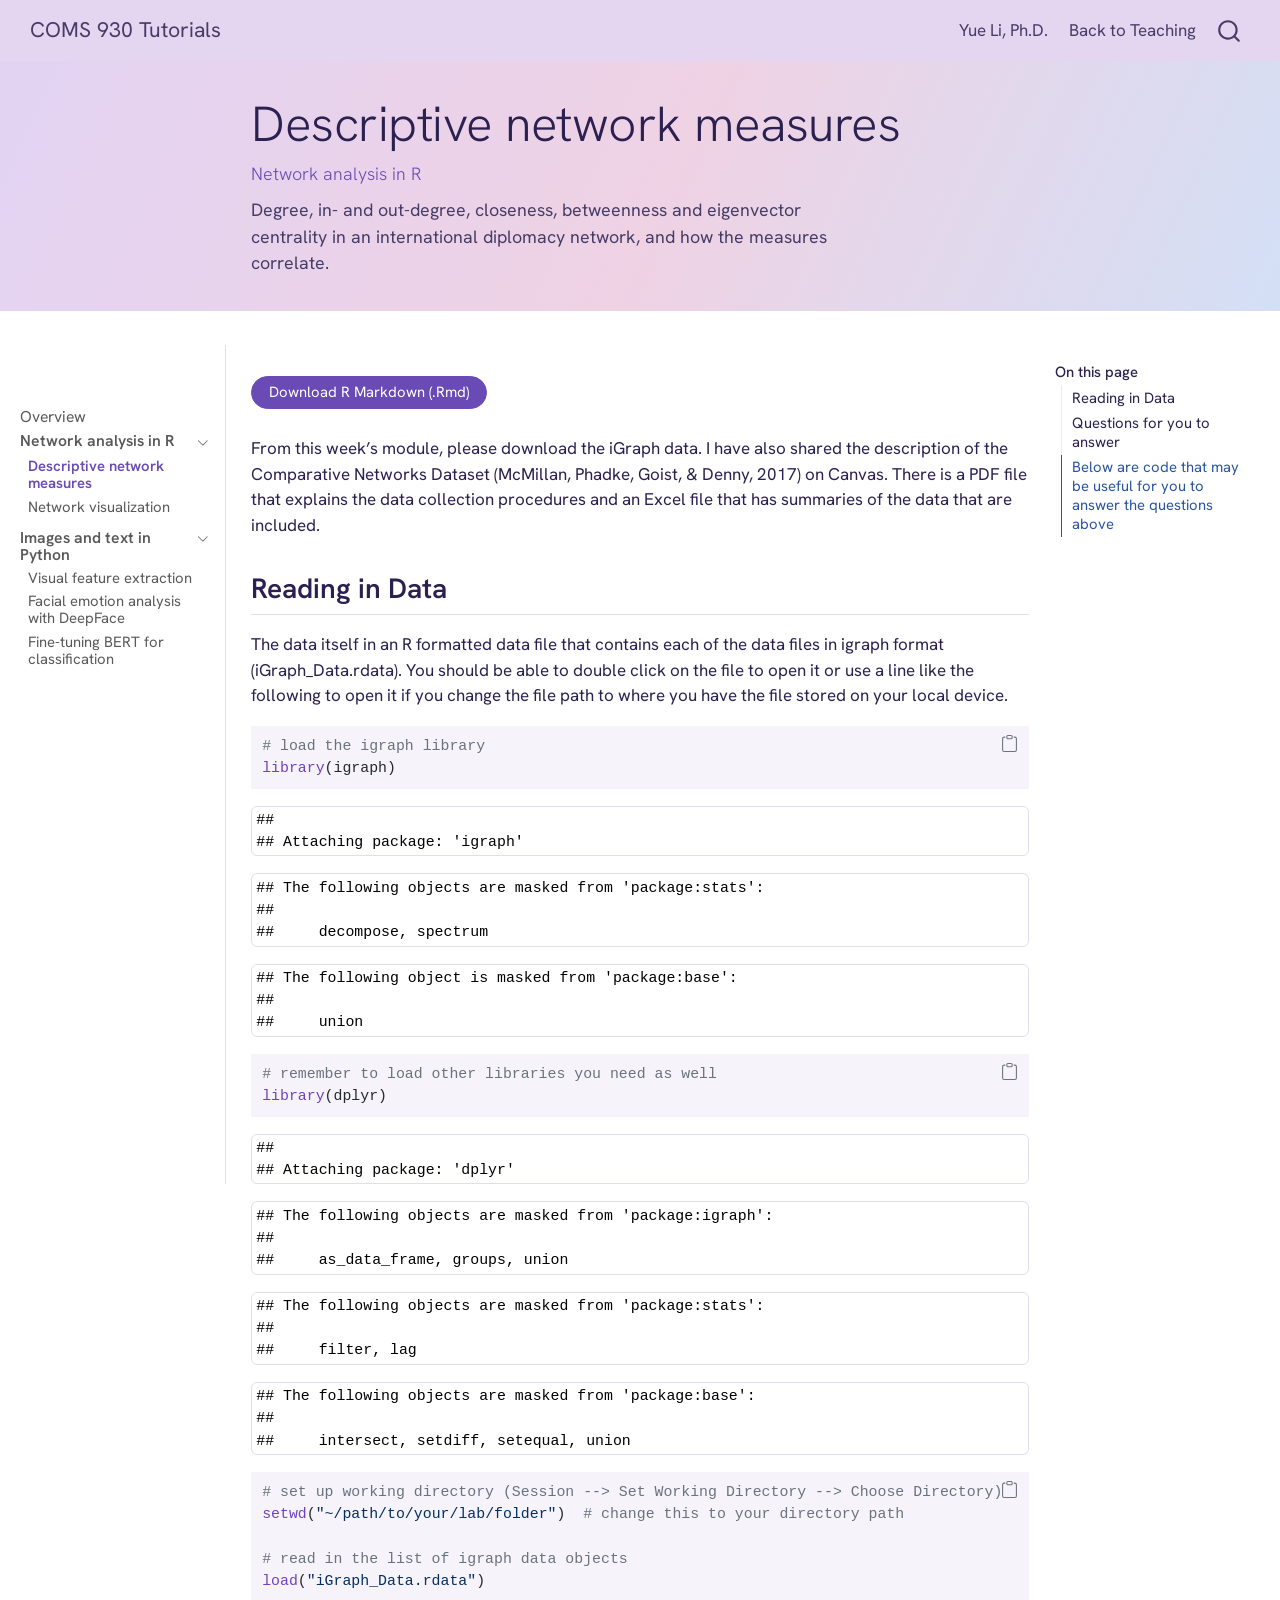
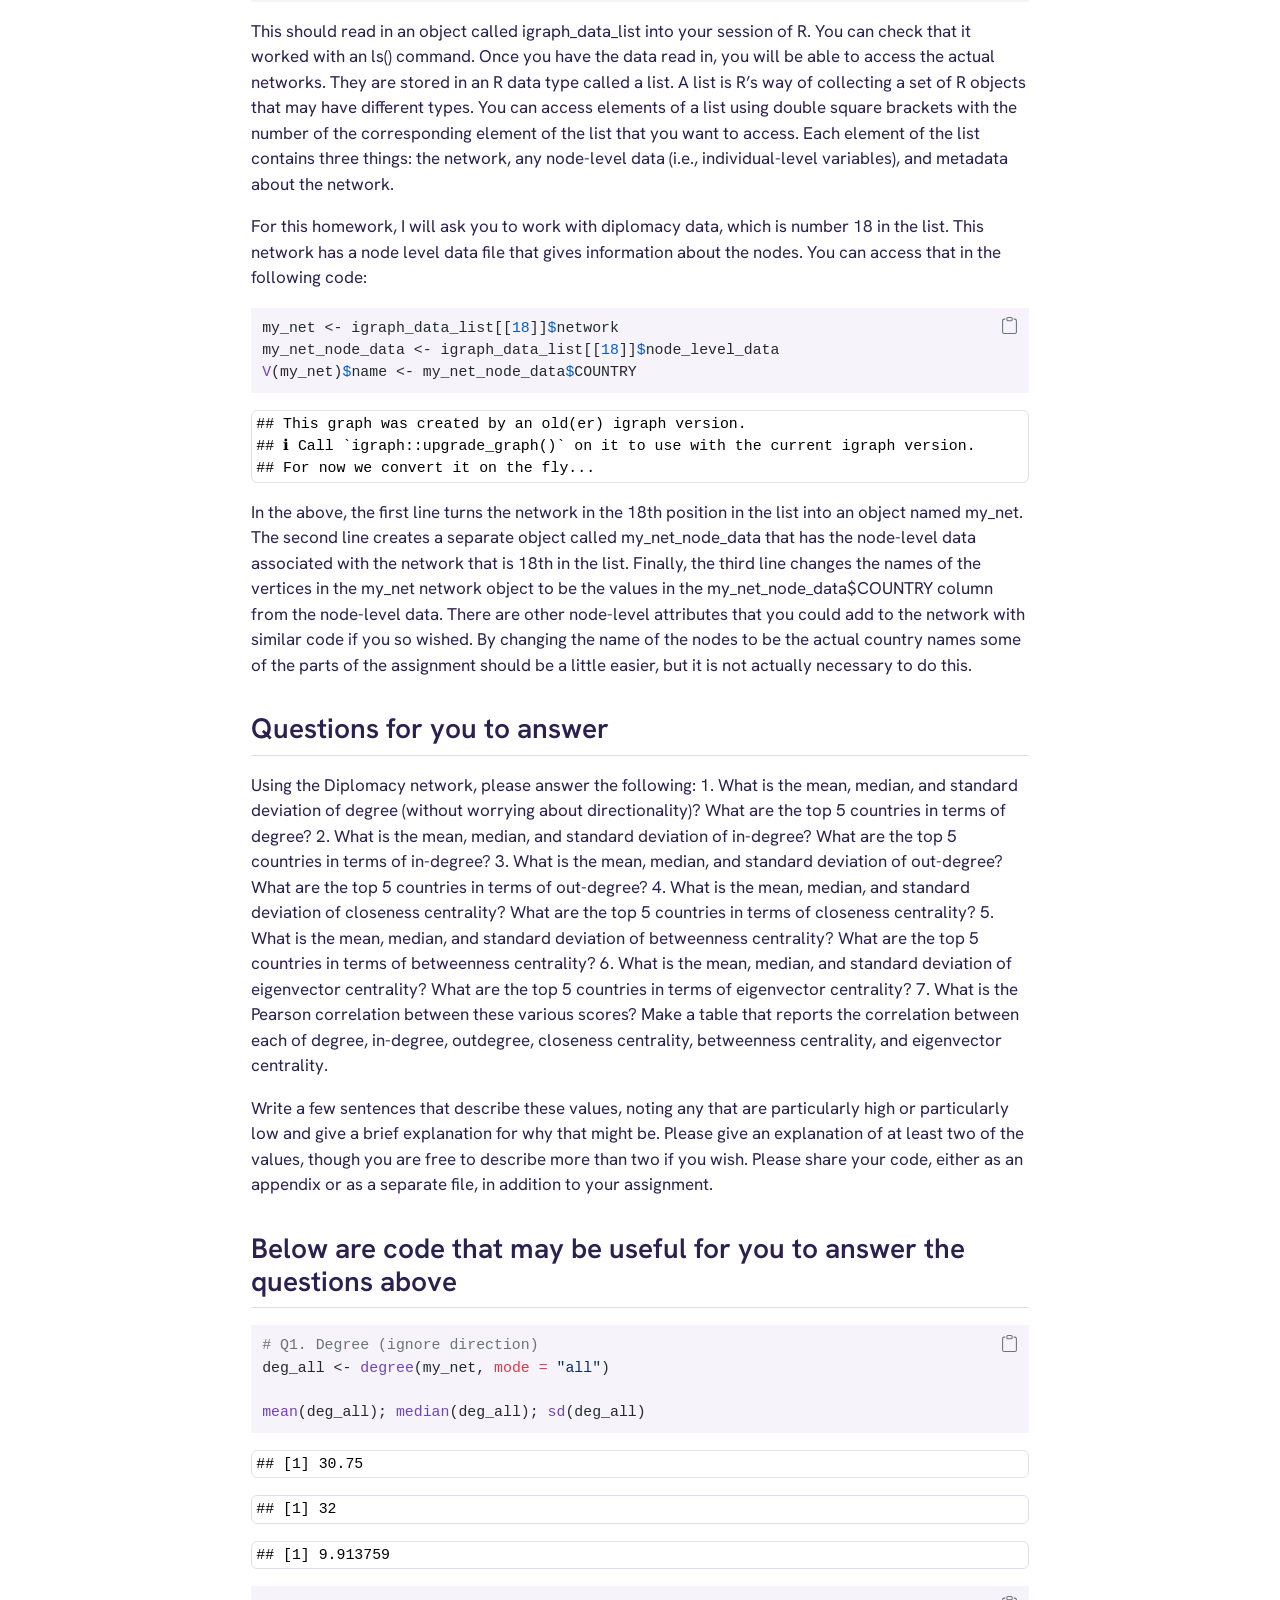
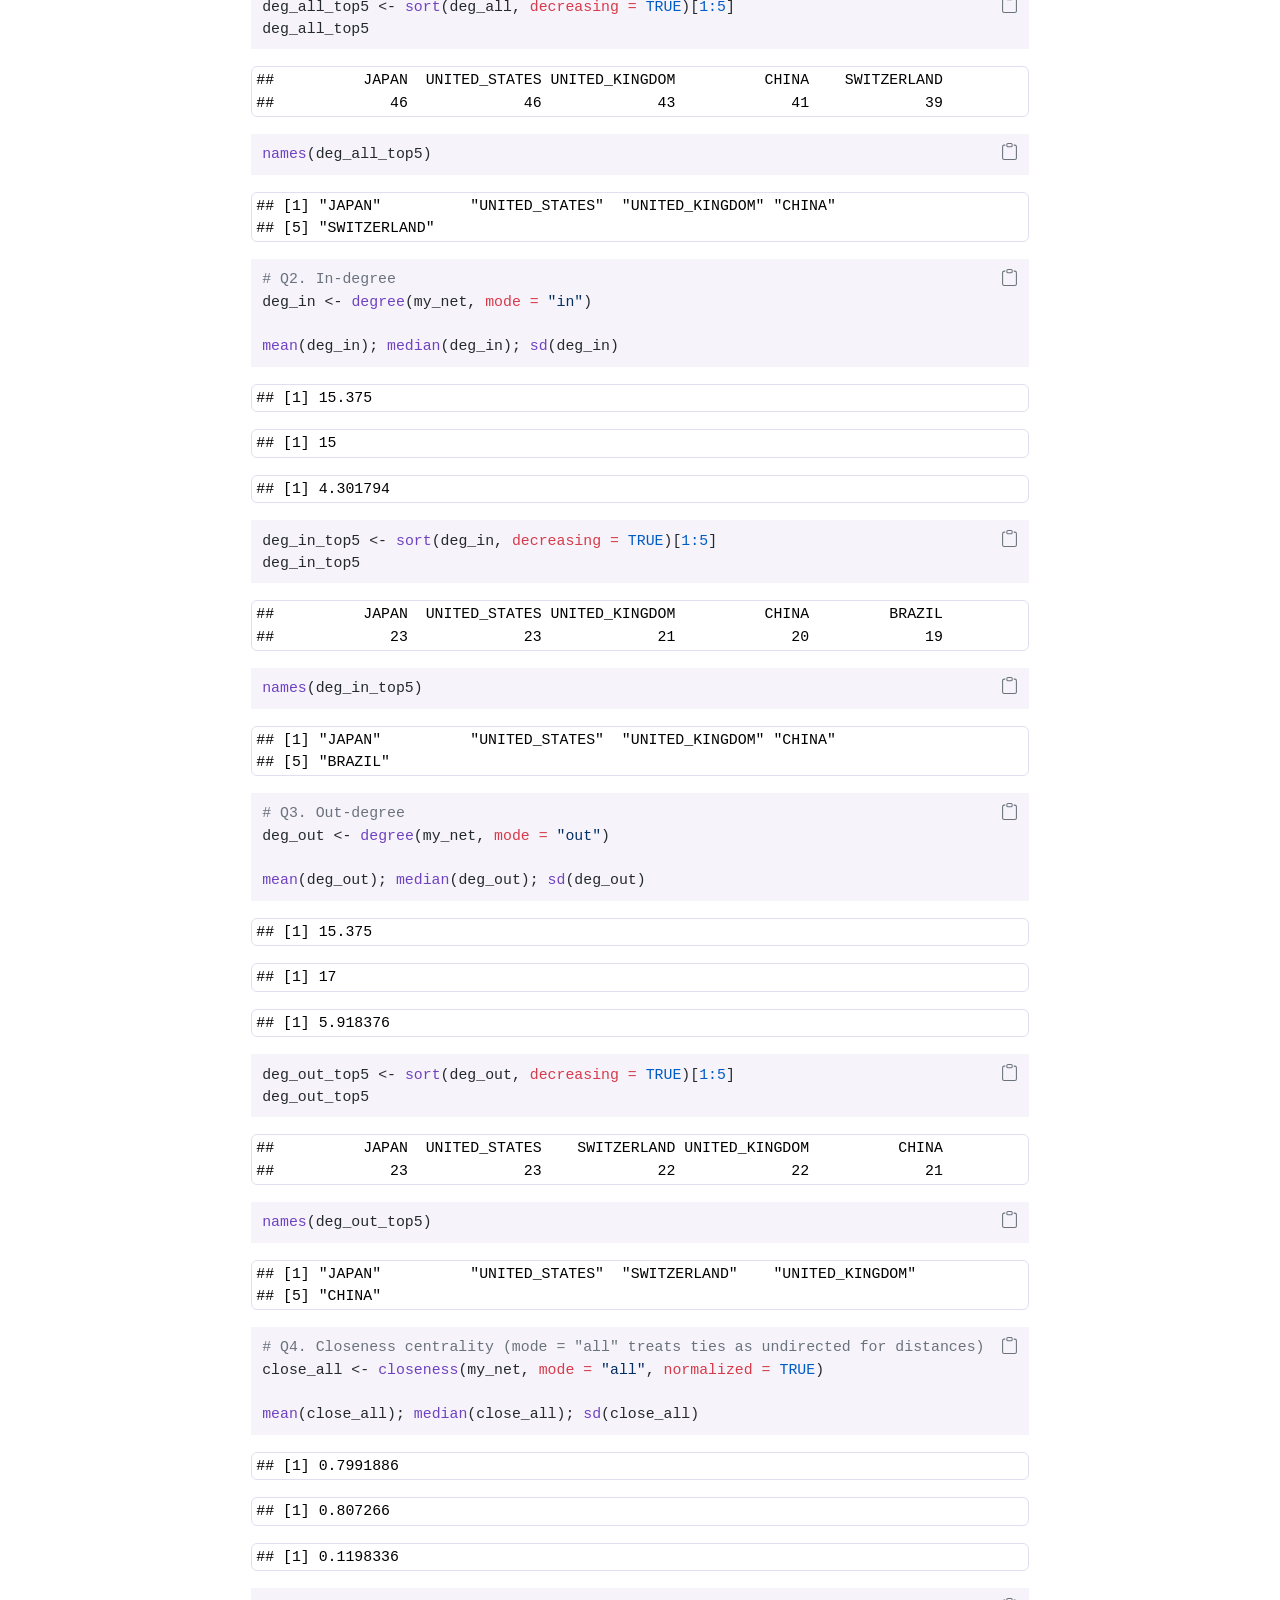
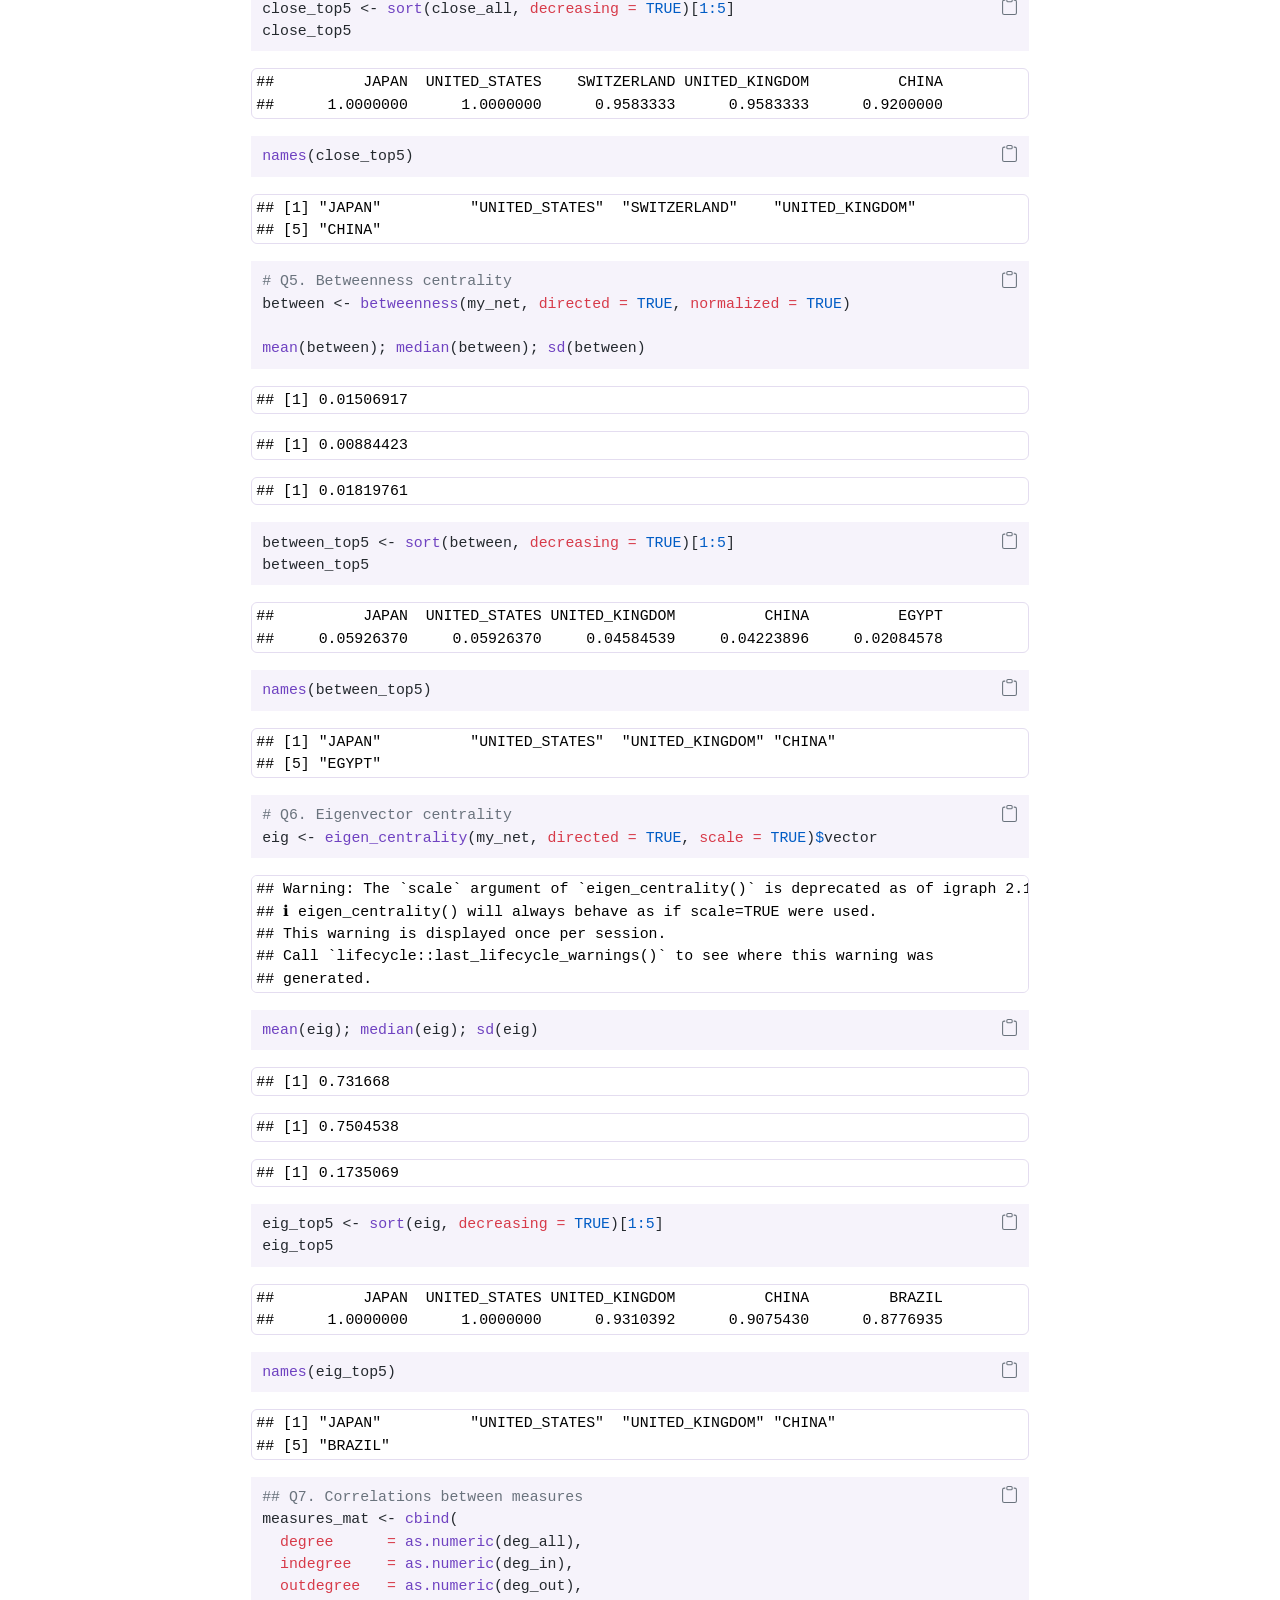
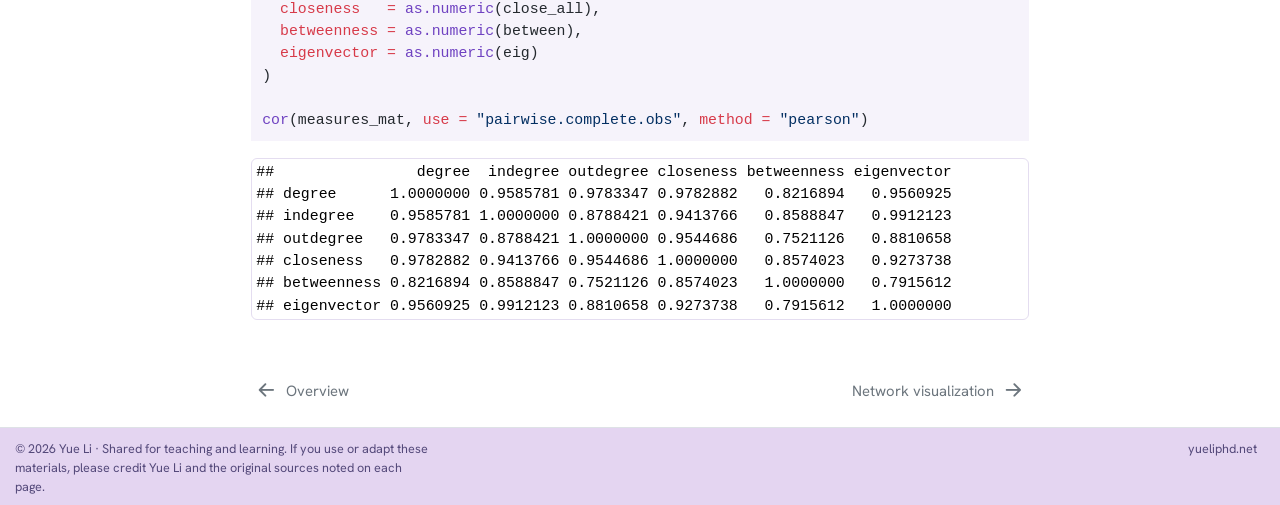
<file: tutorials/coms930/lab-1-network-measures.html>
<!DOCTYPE html>
<html xmlns="http://www.w3.org/1999/xhtml" lang="en" xml:lang="en"><head>

<meta charset="utf-8">
<meta name="generator" content="quarto-1.11.9">

<meta name="viewport" content="width=device-width, initial-scale=1.0, user-scalable=yes">

<meta name="description" content="Degree, in- and out-degree, closeness, betweenness and eigenvector centrality in an international diplomacy network, and how the measures correlate.">

<title>Descriptive network measures – COMS 930 Tutorials</title>
<style>
/* Default styles provided by pandoc.
** See https://pandoc.org/MANUAL.html#variables-for-html for config info.
*/
span.smallcaps{font-variant: small-caps;}
div.columns{display: flex; gap: 1.5em;}
div.column{flex: auto;}
@media screen {
div.columns{gap: min(4vw, 1.5em);}
div.column{overflow-x: auto;}
}
div.hanging-indent{margin-left: 1.5em; text-indent: -1.5em;}
ul.task-list{list-style: none;}
ul.task-list li input[type="checkbox"] {
  width: 0.8em;
  margin: 0 0.8em 0.2em -1em; /* quarto-specific, see https://github.com/quarto-dev/quarto-cli/issues/4556 */ 
  vertical-align: middle;
}
/* CSS for syntax highlighting */
html { -webkit-text-size-adjust: 100%; }
pre > code.sourceCode { white-space: pre; position: relative; }
pre > code.sourceCode > span { display: inline-block; line-height: 1.25; }
pre > code.sourceCode > span:empty { height: 1.2em; }
.sourceCode { overflow: visible; }
code.sourceCode > span { color: inherit; text-decoration: inherit; }
div.sourceCode { margin: 1em 0; }
pre.sourceCode { margin: 0; }
@media screen {
div.sourceCode { overflow: auto; }
}
@media print {
pre > code.sourceCode { white-space: pre-wrap; }
pre > code.sourceCode > span { text-indent: -5em; padding-left: 5em; }
}
pre.numberSource code
  { counter-reset: source-line 0; }
pre.numberSource code > span
  { position: relative; left: -4em; counter-increment: source-line; }
pre.numberSource code > span > a:first-child::before
  { content: counter(source-line);
    position: relative; left: -1em; text-align: right; vertical-align: baseline;
    border: none; display: inline-block;
    -webkit-touch-callout: none; -webkit-user-select: none;
    -khtml-user-select: none; -moz-user-select: none;
    -ms-user-select: none; user-select: none;
    padding: 0 4px; width: 4em;
  }
pre.numberSource { margin-left: 3em;  padding-left: 4px; }
div.sourceCode
  {   }
@media screen {
pre > code.sourceCode > span > a:first-child::before { text-decoration: underline; }
}
</style>


<script src="site_libs/quarto-nav/quarto-nav.js"></script>
<script src="site_libs/quarto-nav/headroom.min.js"></script>
<script src="site_libs/clipboard/clipboard.min.js"></script>
<script src="site_libs/quarto-search/autocomplete.umd.js"></script>
<script src="site_libs/quarto-search/fuse.min.js"></script>
<script src="site_libs/quarto-search/quarto-search.js"></script>
<meta name="quarto:offset" content="./">
<link href="./lab-2-network-visualization.html" rel="next">
<link href="./index.html" rel="prev">
<link href="./favicon.svg" rel="icon" type="image/svg+xml">
<script src="site_libs/quarto-html/quarto.js" type="module"></script>
<script src="site_libs/quarto-html/tabsets/tabsets.js" type="module"></script>
<script src="site_libs/quarto-html/scrollable-regions/scrollable-regions.js" type="module"></script>
<script src="site_libs/quarto-html/popper.min.js"></script>
<script src="site_libs/quarto-html/tippy.umd.min.js"></script>
<script src="site_libs/quarto-html/anchor.min.js"></script>
<link href="site_libs/quarto-html/tippy.css" rel="stylesheet">
<link href="site_libs/quarto-html/quarto-syntax-highlighting-5de16f5e46225c21e2daa90d340bf64f.css" rel="stylesheet" id="quarto-text-highlighting-styles">
<script src="site_libs/bootstrap/bootstrap.min.js"></script>
<link href="site_libs/bootstrap/bootstrap-icons.css" rel="stylesheet">
<link href="site_libs/bootstrap/bootstrap-1171c318fa4c1bf01623d3ff22905a2b.min.css" rel="stylesheet" append-hash="true" id="quarto-bootstrap" data-mode="light">
<script id="quarto-search-options" type="application/json">{
  "location": "navbar",
  "copy-button": false,
  "collapse-after": 3,
  "panel-placement": "end",
  "type": "overlay",
  "limit": 50,
  "keyboard-shortcut": [
    "f",
    "/",
    "s"
  ],
  "show-item-context": false,
  "language": {
    "search-no-results-text": "No results",
    "search-matching-documents-text": "matching documents",
    "search-copy-link-title": "Copy link to search",
    "search-hide-matches-text": "Hide additional matches",
    "search-more-match-text": "more match in this document",
    "search-more-matches-text": "more matches in this document",
    "search-clear-button-title": "Clear",
    "search-text-placeholder": "",
    "search-detached-cancel-button-title": "Cancel",
    "search-submit-button-title": "Submit",
    "search-label": "Search"
  }
}</script>
<style>html{ scroll-behavior: smooth; }</style>
<style>

      .quarto-title-block .quarto-title-banner h1,
      .quarto-title-block .quarto-title-banner h2,
      .quarto-title-block .quarto-title-banner h3,
      .quarto-title-block .quarto-title-banner h4,
      .quarto-title-block .quarto-title-banner h5,
      .quarto-title-block .quarto-title-banner h6
      {
        color: #2b2150;
      }

      .quarto-title-block .quarto-title-banner {
        color: #2b2150;
background: #e4d5f1;
      }
</style>
<link rel="preconnect" href="https://fonts.googleapis.com">
<link rel="preconnect" href="https://fonts.gstatic.com" crossorigin="">
<link href="https://fonts.googleapis.com/css2?family=Hanken+Grotesk:ital,wght@0,300;0,400;0,500;0,600;1,400&amp;display=swap" rel="stylesheet">


</head>

<body class="nav-sidebar docked nav-fixed quarto-light"><a id="quarto-skip-link" class="visually-hidden-focusable" href="#quarto-document-content">Skip to main content</a>

<div id="quarto-search-results"></div>
  <header id="quarto-header" class="headroom fixed-top quarto-banner">
    <nav class="navbar navbar-expand-lg " data-bs-theme="dark" aria-label="Site">
      <div class="navbar-container container-fluid">
      <div class="navbar-brand-container mx-auto">
    <a class="navbar-brand" href="./index.html">
    <span class="navbar-title">COMS 930 Tutorials</span>
    </a>
  </div>
          <button class="navbar-toggler" type="button" data-bs-toggle="collapse" data-bs-target="#navbarCollapse" aria-controls="navbarCollapse" aria-expanded="false" aria-label="Toggle navigation" onclick="if (window.quartoToggleHeadroom) { window.quartoToggleHeadroom(); }">
  <span class="navbar-toggler-icon"></span>
</button>
          <div class="collapse navbar-collapse" id="navbarCollapse">
            <ul class="navbar-nav navbar-nav-scroll ms-auto">
  <li class="nav-item">
    <a class="nav-link" href="https://yueliphd.net/"> 
<span class="menu-text">Yue Li, Ph.D.</span></a>
  </li>  
  <li class="nav-item">
    <a class="nav-link" href="https://yueliphd.net/#teaching"> 
<span class="menu-text">Back to Teaching</span></a>
  </li>  
</ul>
          </div> <!-- /navcollapse -->
            <div class="quarto-navbar-tools">
</div>
            <div id="quarto-search" class="" title="Search"></div>
      </div> <!-- /container-fluid -->
    </nav>
  <nav class="quarto-secondary-nav" aria-label="Toolbar">
    <div class="container-fluid d-flex">
      <button type="button" class="quarto-btn-toggle btn" data-bs-toggle="collapse" role="button" data-bs-target=".quarto-sidebar-collapse-item" aria-controls="quarto-sidebar" aria-expanded="false" aria-label="Toggle sidebar navigation" onclick="if (window.quartoToggleHeadroom) { window.quartoToggleHeadroom(); }">
        <i class="bi bi-layout-text-sidebar-reverse"></i>
      </button>
        <a class="flex-grow-1 no-decor" data-bs-toggle="collapse" data-bs-target=".quarto-sidebar-collapse-item" onclick="if (window.quartoToggleHeadroom) { window.quartoToggleHeadroom(); }">      
          <h1 class="quarto-secondary-nav-title">Descriptive network measures</h1>
        </a>     
      <button type="button" class="btn quarto-search-button" aria-label="Search" onclick="window.quartoOpenSearch();">
        <i class="bi bi-search"></i>
      </button>
    </div>
  </nav>
</header>
<!-- content -->
<header id="title-block-header" class="quarto-title-block default page-columns page-full">
  <div class="quarto-title-banner page-columns page-full">
    <div class="quarto-title column-body">
      <h1 class="title d-none d-lg-block">Descriptive network measures</h1>
            <p class="subtitle lead">Network analysis in R</p>
                  <div>
        <div class="description">
          Degree, in- and out-degree, closeness, betweenness and eigenvector centrality in an international diplomacy network, and how the measures correlate.
        </div>
      </div>
                </div>
  </div>
    
  
  <div class="quarto-title-meta">

      
    
      
    </div>
    
  
  </header><div id="quarto-content" class="quarto-container page-columns page-rows-contents page-layout-article page-navbar">
<!-- sidebar -->
  <nav id="quarto-sidebar" class="sidebar collapse collapse-horizontal quarto-sidebar-collapse-item sidebar-navigation docked overflow-auto" aria-label="Section">
        <div class="mt-2 flex-shrink-0 align-items-center">
        <div class="sidebar-search">
        <div id="quarto-search" class="" title="Search"></div>
        </div>
        </div>
    <div class="sidebar-menu-container"> 
    <ul class="list-unstyled mt-1">
        <li class="sidebar-item">
  <div class="sidebar-item-container"> 
  <a href="./index.html" class="sidebar-item-text sidebar-link">
 <span class="menu-text">Overview</span></a>
  </div>
</li>
        <li class="sidebar-item sidebar-item-section">
      <div class="sidebar-item-container"> 
            <button type="button" class="sidebar-item-text sidebar-item-toggle sidebar-link text-start" data-bs-toggle="collapse" data-bs-target="#quarto-sidebar-section-1" aria-controls="quarto-sidebar-section-1" aria-expanded="true">
 <span class="menu-text" id="quarto-sidebar-section-1-label">Network analysis in R</span><i class="bi bi-chevron-right" aria-hidden="true"></i></button>
      </div>
      <ul id="quarto-sidebar-section-1" aria-labelledby="quarto-sidebar-section-1-label" class="collapse list-unstyled sidebar-section depth1 show">  
          <li class="sidebar-item">
  <div class="sidebar-item-container"> 
  <a href="./lab-1-network-measures.html" class="sidebar-item-text sidebar-link active">
 <span class="menu-text">Descriptive network measures</span></a>
  </div>
</li>
          <li class="sidebar-item">
  <div class="sidebar-item-container"> 
  <a href="./lab-2-network-visualization.html" class="sidebar-item-text sidebar-link">
 <span class="menu-text">Network visualization</span></a>
  </div>
</li>
      </ul>
  </li>
        <li class="sidebar-item sidebar-item-section">
      <div class="sidebar-item-container"> 
            <button type="button" class="sidebar-item-text sidebar-item-toggle sidebar-link text-start" data-bs-toggle="collapse" data-bs-target="#quarto-sidebar-section-2" aria-controls="quarto-sidebar-section-2" aria-expanded="true">
 <span class="menu-text" id="quarto-sidebar-section-2-label">Images and text in Python</span><i class="bi bi-chevron-right" aria-hidden="true"></i></button>
      </div>
      <ul id="quarto-sidebar-section-2" aria-labelledby="quarto-sidebar-section-2-label" class="collapse list-unstyled sidebar-section depth1 show">  
          <li class="sidebar-item">
  <div class="sidebar-item-container"> 
  <a href="./visual-feature-extraction.html" class="sidebar-item-text sidebar-link">
 <span class="menu-text">Visual feature extraction</span></a>
  </div>
</li>
          <li class="sidebar-item">
  <div class="sidebar-item-container"> 
  <a href="./deepface-emotion-analysis.html" class="sidebar-item-text sidebar-link">
 <span class="menu-text">Facial emotion analysis with DeepFace</span></a>
  </div>
</li>
          <li class="sidebar-item">
  <div class="sidebar-item-container"> 
  <a href="./bert-supervised-learning.html" class="sidebar-item-text sidebar-link">
 <span class="menu-text">Fine-tuning BERT for classification</span></a>
  </div>
</li>
      </ul>
  </li>
    </ul>
    </div>
</nav>
<div id="quarto-sidebar-glass" class="quarto-sidebar-collapse-item" data-bs-toggle="collapse" data-bs-target=".quarto-sidebar-collapse-item"></div>
<!-- margin-sidebar -->
    <div id="quarto-margin-sidebar" class="sidebar margin-sidebar">
        <nav id="TOC" role="doc-toc" aria-labelledby="toc-title" class="toc-active">
    <h2 id="toc-title">On this page</h2>
   
  <ul>
  <li><a href="#reading-in-data" id="toc-reading-in-data" class="nav-link active" data-scroll-target="#reading-in-data">Reading in Data</a></li>
  <li><a href="#questions-for-you-to-answer" id="toc-questions-for-you-to-answer" class="nav-link" data-scroll-target="#questions-for-you-to-answer">Questions for you to answer</a></li>
  <li><a href="#below-are-code-that-may-be-useful-for-you-to-answer-the-questions-above" id="toc-below-are-code-that-may-be-useful-for-you-to-answer-the-questions-above" class="nav-link" data-scroll-target="#below-are-code-that-may-be-useful-for-you-to-answer-the-questions-above">Below are code that may be useful for you to answer the questions above</a></li>
  </ul>
</nav>
    </div>
<!-- main -->
<main class="content quarto-banner-title-block" id="quarto-document-content" tabindex="-1">





<p><a href="lab-1-network-measures.Rmd" class="btn btn-primary btn-sm">Download R Markdown (.Rmd)</a></p>
<p>From this week’s module, please download the iGraph data. I have also shared the description of the Comparative Networks Dataset (McMillan, Phadke, Goist, &amp; Denny, 2017) on Canvas. There is a PDF file that explains the data collection procedures and an Excel file that has summaries of the data that are included.</p>
<section id="reading-in-data" class="level2">
<h2 class="anchored" data-anchor-id="reading-in-data">Reading in Data</h2>
<p>The data itself in an R formatted data file that contains each of the data files in igraph format (iGraph_Data.rdata). You should be able to double click on the file to open it or use a line like the following to open it if you change the file path to where you have the file stored on your local device.</p>
<div class="code-copy-outer-scaffold"><div class="sourceCode" id="cb1"><pre class="sourceCode r code-with-copy"><code class="sourceCode r"><span id="cb1-1"><a href="#cb1-1" aria-hidden="true" tabindex="-1"></a><span class="co"># load the igraph library</span></span>
<span id="cb1-2"><a href="#cb1-2" aria-hidden="true" tabindex="-1"></a><span class="fu">library</span>(igraph)</span></code></pre></div><button title="Copy to Clipboard" class="code-copy-button"><i class="bi"></i></button></div>
<pre class="r-output"><code>## 
## Attaching package: 'igraph'</code></pre>
<pre class="r-output"><code>## The following objects are masked from 'package:stats':
## 
##     decompose, spectrum</code></pre>
<pre class="r-output"><code>## The following object is masked from 'package:base':
## 
##     union</code></pre>
<div class="code-copy-outer-scaffold"><div class="sourceCode" id="cb5"><pre class="sourceCode r code-with-copy"><code class="sourceCode r"><span id="cb5-1"><a href="#cb5-1" aria-hidden="true" tabindex="-1"></a><span class="co"># remember to load other libraries you need as well</span></span>
<span id="cb5-2"><a href="#cb5-2" aria-hidden="true" tabindex="-1"></a><span class="fu">library</span>(dplyr)</span></code></pre></div><button title="Copy to Clipboard" class="code-copy-button"><i class="bi"></i></button></div>
<pre class="r-output"><code>## 
## Attaching package: 'dplyr'</code></pre>
<pre class="r-output"><code>## The following objects are masked from 'package:igraph':
## 
##     as_data_frame, groups, union</code></pre>
<pre class="r-output"><code>## The following objects are masked from 'package:stats':
## 
##     filter, lag</code></pre>
<pre class="r-output"><code>## The following objects are masked from 'package:base':
## 
##     intersect, setdiff, setequal, union</code></pre>
<div class="code-copy-outer-scaffold"><div class="sourceCode" id="cb10"><pre class="sourceCode r code-with-copy"><code class="sourceCode r"><span id="cb10-1"><a href="#cb10-1" aria-hidden="true" tabindex="-1"></a><span class="co"># set up working directory (Session --&gt; Set Working Directory --&gt; Choose Directory)</span></span>
<span id="cb10-2"><a href="#cb10-2" aria-hidden="true" tabindex="-1"></a><span class="fu">setwd</span>(<span class="st">"~/path/to/your/lab/folder"</span>)  <span class="co"># change this to your directory path</span></span>
<span id="cb10-3"><a href="#cb10-3" aria-hidden="true" tabindex="-1"></a></span>
<span id="cb10-4"><a href="#cb10-4" aria-hidden="true" tabindex="-1"></a><span class="co"># read in the list of igraph data objects</span></span>
<span id="cb10-5"><a href="#cb10-5" aria-hidden="true" tabindex="-1"></a><span class="fu">load</span>(<span class="st">"iGraph_Data.rdata"</span>)</span></code></pre></div><button title="Copy to Clipboard" class="code-copy-button"><i class="bi"></i></button></div>
<p>This should read in an object called igraph_data_list into your session of R. You can check that it worked with an ls() command. Once you have the data read in, you will be able to access the actual networks. They are stored in an R data type called a list. A list is R’s way of collecting a set of R objects that may have different types. You can access elements of a list using double square brackets with the number of the corresponding element of the list that you want to access. Each element of the list contains three things: the network, any node-level data (i.e., individual-level variables), and metadata about the network.</p>
<p>For this homework, I will ask you to work with diplomacy data, which is number 18 in the list. This network has a node level data file that gives information about the nodes. You can access that in the following code:</p>
<div class="code-copy-outer-scaffold"><div class="sourceCode" id="cb11"><pre class="sourceCode r code-with-copy"><code class="sourceCode r"><span id="cb11-1"><a href="#cb11-1" aria-hidden="true" tabindex="-1"></a>my_net <span class="ot">&lt;-</span> igraph_data_list[[<span class="dv">18</span>]]<span class="sc">$</span>network</span>
<span id="cb11-2"><a href="#cb11-2" aria-hidden="true" tabindex="-1"></a>my_net_node_data <span class="ot">&lt;-</span> igraph_data_list[[<span class="dv">18</span>]]<span class="sc">$</span>node_level_data</span>
<span id="cb11-3"><a href="#cb11-3" aria-hidden="true" tabindex="-1"></a><span class="fu">V</span>(my_net)<span class="sc">$</span>name <span class="ot">&lt;-</span> my_net_node_data<span class="sc">$</span>COUNTRY</span></code></pre></div><button title="Copy to Clipboard" class="code-copy-button"><i class="bi"></i></button></div>
<pre class="r-output"><code>## This graph was created by an old(er) igraph version.
## ℹ Call `igraph::upgrade_graph()` on it to use with the current igraph version.
## For now we convert it on the fly...</code></pre>
<p>In the above, the first line turns the network in the 18th position in the list into an object named my_net. The second line creates a separate object called my_net_node_data that has the node-level data associated with the network that is 18th in the list. Finally, the third line changes the names of the vertices in the my_net network object to be the values in the my_net_node_data$COUNTRY column from the node-level data. There are other node-level attributes that you could add to the network with similar code if you so wished. By changing the name of the nodes to be the actual country names some of the parts of the assignment should be a little easier, but it is not actually necessary to do this.</p>
</section>
<section id="questions-for-you-to-answer" class="level2">
<h2 class="anchored" data-anchor-id="questions-for-you-to-answer">Questions for you to answer</h2>
<p>Using the Diplomacy network, please answer the following: 1. What is the mean, median, and standard deviation of degree (without worrying about directionality)? What are the top 5 countries in terms of degree? 2. What is the mean, median, and standard deviation of in-degree? What are the top 5 countries in terms of in-degree? 3. What is the mean, median, and standard deviation of out-degree? What are the top 5 countries in terms of out-degree? 4. What is the mean, median, and standard deviation of closeness centrality? What are the top 5 countries in terms of closeness centrality? 5. What is the mean, median, and standard deviation of betweenness centrality? What are the top 5 countries in terms of betweenness centrality? 6. What is the mean, median, and standard deviation of eigenvector centrality? What are the top 5 countries in terms of eigenvector centrality? 7. What is the Pearson correlation between these various scores? Make a table that reports the correlation between each of degree, in-degree, outdegree, closeness centrality, betweenness centrality, and eigenvector centrality.</p>
<p>Write a few sentences that describe these values, noting any that are particularly high or particularly low and give a brief explanation for why that might be. Please give an explanation of at least two of the values, though you are free to describe more than two if you wish. Please share your code, either as an appendix or as a separate file, in addition to your assignment.</p>
</section>
<section id="below-are-code-that-may-be-useful-for-you-to-answer-the-questions-above" class="level2">
<h2 class="anchored" data-anchor-id="below-are-code-that-may-be-useful-for-you-to-answer-the-questions-above">Below are code that may be useful for you to answer the questions above</h2>
<div class="code-copy-outer-scaffold"><div class="sourceCode" id="cb13"><pre class="sourceCode r code-with-copy"><code class="sourceCode r"><span id="cb13-1"><a href="#cb13-1" aria-hidden="true" tabindex="-1"></a><span class="co"># Q1. Degree (ignore direction)</span></span>
<span id="cb13-2"><a href="#cb13-2" aria-hidden="true" tabindex="-1"></a>deg_all <span class="ot">&lt;-</span> <span class="fu">degree</span>(my_net, <span class="at">mode =</span> <span class="st">"all"</span>)</span>
<span id="cb13-3"><a href="#cb13-3" aria-hidden="true" tabindex="-1"></a></span>
<span id="cb13-4"><a href="#cb13-4" aria-hidden="true" tabindex="-1"></a><span class="fu">mean</span>(deg_all); <span class="fu">median</span>(deg_all); <span class="fu">sd</span>(deg_all)</span></code></pre></div><button title="Copy to Clipboard" class="code-copy-button"><i class="bi"></i></button></div>
<pre class="r-output"><code>## [1] 30.75</code></pre>
<pre class="r-output"><code>## [1] 32</code></pre>
<pre class="r-output"><code>## [1] 9.913759</code></pre>
<div class="code-copy-outer-scaffold"><div class="sourceCode" id="cb17"><pre class="sourceCode r code-with-copy"><code class="sourceCode r"><span id="cb17-1"><a href="#cb17-1" aria-hidden="true" tabindex="-1"></a>deg_all_top5 <span class="ot">&lt;-</span> <span class="fu">sort</span>(deg_all, <span class="at">decreasing =</span> <span class="cn">TRUE</span>)[<span class="dv">1</span><span class="sc">:</span><span class="dv">5</span>]</span>
<span id="cb17-2"><a href="#cb17-2" aria-hidden="true" tabindex="-1"></a>deg_all_top5</span></code></pre></div><button title="Copy to Clipboard" class="code-copy-button"><i class="bi"></i></button></div>
<pre class="r-output"><code>##          JAPAN  UNITED_STATES UNITED_KINGDOM          CHINA    SWITZERLAND 
##             46             46             43             41             39</code></pre>
<div class="code-copy-outer-scaffold"><div class="sourceCode" id="cb19"><pre class="sourceCode r code-with-copy"><code class="sourceCode r"><span id="cb19-1"><a href="#cb19-1" aria-hidden="true" tabindex="-1"></a><span class="fu">names</span>(deg_all_top5) </span></code></pre></div><button title="Copy to Clipboard" class="code-copy-button"><i class="bi"></i></button></div>
<pre class="r-output"><code>## [1] "JAPAN"          "UNITED_STATES"  "UNITED_KINGDOM" "CHINA"         
## [5] "SWITZERLAND"</code></pre>
<div class="code-copy-outer-scaffold"><div class="sourceCode" id="cb21"><pre class="sourceCode r code-with-copy"><code class="sourceCode r"><span id="cb21-1"><a href="#cb21-1" aria-hidden="true" tabindex="-1"></a><span class="co"># Q2. In-degree</span></span>
<span id="cb21-2"><a href="#cb21-2" aria-hidden="true" tabindex="-1"></a>deg_in <span class="ot">&lt;-</span> <span class="fu">degree</span>(my_net, <span class="at">mode =</span> <span class="st">"in"</span>)</span>
<span id="cb21-3"><a href="#cb21-3" aria-hidden="true" tabindex="-1"></a></span>
<span id="cb21-4"><a href="#cb21-4" aria-hidden="true" tabindex="-1"></a><span class="fu">mean</span>(deg_in); <span class="fu">median</span>(deg_in); <span class="fu">sd</span>(deg_in)</span></code></pre></div><button title="Copy to Clipboard" class="code-copy-button"><i class="bi"></i></button></div>
<pre class="r-output"><code>## [1] 15.375</code></pre>
<pre class="r-output"><code>## [1] 15</code></pre>
<pre class="r-output"><code>## [1] 4.301794</code></pre>
<div class="code-copy-outer-scaffold"><div class="sourceCode" id="cb25"><pre class="sourceCode r code-with-copy"><code class="sourceCode r"><span id="cb25-1"><a href="#cb25-1" aria-hidden="true" tabindex="-1"></a>deg_in_top5 <span class="ot">&lt;-</span> <span class="fu">sort</span>(deg_in, <span class="at">decreasing =</span> <span class="cn">TRUE</span>)[<span class="dv">1</span><span class="sc">:</span><span class="dv">5</span>]</span>
<span id="cb25-2"><a href="#cb25-2" aria-hidden="true" tabindex="-1"></a>deg_in_top5</span></code></pre></div><button title="Copy to Clipboard" class="code-copy-button"><i class="bi"></i></button></div>
<pre class="r-output"><code>##          JAPAN  UNITED_STATES UNITED_KINGDOM          CHINA         BRAZIL 
##             23             23             21             20             19</code></pre>
<div class="code-copy-outer-scaffold"><div class="sourceCode" id="cb27"><pre class="sourceCode r code-with-copy"><code class="sourceCode r"><span id="cb27-1"><a href="#cb27-1" aria-hidden="true" tabindex="-1"></a><span class="fu">names</span>(deg_in_top5)</span></code></pre></div><button title="Copy to Clipboard" class="code-copy-button"><i class="bi"></i></button></div>
<pre class="r-output"><code>## [1] "JAPAN"          "UNITED_STATES"  "UNITED_KINGDOM" "CHINA"         
## [5] "BRAZIL"</code></pre>
<div class="code-copy-outer-scaffold"><div class="sourceCode" id="cb29"><pre class="sourceCode r code-with-copy"><code class="sourceCode r"><span id="cb29-1"><a href="#cb29-1" aria-hidden="true" tabindex="-1"></a><span class="co"># Q3. Out-degree</span></span>
<span id="cb29-2"><a href="#cb29-2" aria-hidden="true" tabindex="-1"></a>deg_out <span class="ot">&lt;-</span> <span class="fu">degree</span>(my_net, <span class="at">mode =</span> <span class="st">"out"</span>)</span>
<span id="cb29-3"><a href="#cb29-3" aria-hidden="true" tabindex="-1"></a></span>
<span id="cb29-4"><a href="#cb29-4" aria-hidden="true" tabindex="-1"></a><span class="fu">mean</span>(deg_out); <span class="fu">median</span>(deg_out); <span class="fu">sd</span>(deg_out)</span></code></pre></div><button title="Copy to Clipboard" class="code-copy-button"><i class="bi"></i></button></div>
<pre class="r-output"><code>## [1] 15.375</code></pre>
<pre class="r-output"><code>## [1] 17</code></pre>
<pre class="r-output"><code>## [1] 5.918376</code></pre>
<div class="code-copy-outer-scaffold"><div class="sourceCode" id="cb33"><pre class="sourceCode r code-with-copy"><code class="sourceCode r"><span id="cb33-1"><a href="#cb33-1" aria-hidden="true" tabindex="-1"></a>deg_out_top5 <span class="ot">&lt;-</span> <span class="fu">sort</span>(deg_out, <span class="at">decreasing =</span> <span class="cn">TRUE</span>)[<span class="dv">1</span><span class="sc">:</span><span class="dv">5</span>]</span>
<span id="cb33-2"><a href="#cb33-2" aria-hidden="true" tabindex="-1"></a>deg_out_top5</span></code></pre></div><button title="Copy to Clipboard" class="code-copy-button"><i class="bi"></i></button></div>
<pre class="r-output"><code>##          JAPAN  UNITED_STATES    SWITZERLAND UNITED_KINGDOM          CHINA 
##             23             23             22             22             21</code></pre>
<div class="code-copy-outer-scaffold"><div class="sourceCode" id="cb35"><pre class="sourceCode r code-with-copy"><code class="sourceCode r"><span id="cb35-1"><a href="#cb35-1" aria-hidden="true" tabindex="-1"></a><span class="fu">names</span>(deg_out_top5)</span></code></pre></div><button title="Copy to Clipboard" class="code-copy-button"><i class="bi"></i></button></div>
<pre class="r-output"><code>## [1] "JAPAN"          "UNITED_STATES"  "SWITZERLAND"    "UNITED_KINGDOM"
## [5] "CHINA"</code></pre>
<div class="code-copy-outer-scaffold"><div class="sourceCode" id="cb37"><pre class="sourceCode r code-with-copy"><code class="sourceCode r"><span id="cb37-1"><a href="#cb37-1" aria-hidden="true" tabindex="-1"></a><span class="co"># Q4. Closeness centrality (mode = "all" treats ties as undirected for distances)</span></span>
<span id="cb37-2"><a href="#cb37-2" aria-hidden="true" tabindex="-1"></a>close_all <span class="ot">&lt;-</span> <span class="fu">closeness</span>(my_net, <span class="at">mode =</span> <span class="st">"all"</span>, <span class="at">normalized =</span> <span class="cn">TRUE</span>)</span>
<span id="cb37-3"><a href="#cb37-3" aria-hidden="true" tabindex="-1"></a></span>
<span id="cb37-4"><a href="#cb37-4" aria-hidden="true" tabindex="-1"></a><span class="fu">mean</span>(close_all); <span class="fu">median</span>(close_all); <span class="fu">sd</span>(close_all)</span></code></pre></div><button title="Copy to Clipboard" class="code-copy-button"><i class="bi"></i></button></div>
<pre class="r-output"><code>## [1] 0.7991886</code></pre>
<pre class="r-output"><code>## [1] 0.807266</code></pre>
<pre class="r-output"><code>## [1] 0.1198336</code></pre>
<div class="code-copy-outer-scaffold"><div class="sourceCode" id="cb41"><pre class="sourceCode r code-with-copy"><code class="sourceCode r"><span id="cb41-1"><a href="#cb41-1" aria-hidden="true" tabindex="-1"></a>close_top5 <span class="ot">&lt;-</span> <span class="fu">sort</span>(close_all, <span class="at">decreasing =</span> <span class="cn">TRUE</span>)[<span class="dv">1</span><span class="sc">:</span><span class="dv">5</span>]</span>
<span id="cb41-2"><a href="#cb41-2" aria-hidden="true" tabindex="-1"></a>close_top5</span></code></pre></div><button title="Copy to Clipboard" class="code-copy-button"><i class="bi"></i></button></div>
<pre class="r-output"><code>##          JAPAN  UNITED_STATES    SWITZERLAND UNITED_KINGDOM          CHINA 
##      1.0000000      1.0000000      0.9583333      0.9583333      0.9200000</code></pre>
<div class="code-copy-outer-scaffold"><div class="sourceCode" id="cb43"><pre class="sourceCode r code-with-copy"><code class="sourceCode r"><span id="cb43-1"><a href="#cb43-1" aria-hidden="true" tabindex="-1"></a><span class="fu">names</span>(close_top5)</span></code></pre></div><button title="Copy to Clipboard" class="code-copy-button"><i class="bi"></i></button></div>
<pre class="r-output"><code>## [1] "JAPAN"          "UNITED_STATES"  "SWITZERLAND"    "UNITED_KINGDOM"
## [5] "CHINA"</code></pre>
<div class="code-copy-outer-scaffold"><div class="sourceCode" id="cb45"><pre class="sourceCode r code-with-copy"><code class="sourceCode r"><span id="cb45-1"><a href="#cb45-1" aria-hidden="true" tabindex="-1"></a><span class="co"># Q5. Betweenness centrality</span></span>
<span id="cb45-2"><a href="#cb45-2" aria-hidden="true" tabindex="-1"></a>between <span class="ot">&lt;-</span> <span class="fu">betweenness</span>(my_net, <span class="at">directed =</span> <span class="cn">TRUE</span>, <span class="at">normalized =</span> <span class="cn">TRUE</span>)</span>
<span id="cb45-3"><a href="#cb45-3" aria-hidden="true" tabindex="-1"></a></span>
<span id="cb45-4"><a href="#cb45-4" aria-hidden="true" tabindex="-1"></a><span class="fu">mean</span>(between); <span class="fu">median</span>(between); <span class="fu">sd</span>(between)</span></code></pre></div><button title="Copy to Clipboard" class="code-copy-button"><i class="bi"></i></button></div>
<pre class="r-output"><code>## [1] 0.01506917</code></pre>
<pre class="r-output"><code>## [1] 0.00884423</code></pre>
<pre class="r-output"><code>## [1] 0.01819761</code></pre>
<div class="code-copy-outer-scaffold"><div class="sourceCode" id="cb49"><pre class="sourceCode r code-with-copy"><code class="sourceCode r"><span id="cb49-1"><a href="#cb49-1" aria-hidden="true" tabindex="-1"></a>between_top5 <span class="ot">&lt;-</span> <span class="fu">sort</span>(between, <span class="at">decreasing =</span> <span class="cn">TRUE</span>)[<span class="dv">1</span><span class="sc">:</span><span class="dv">5</span>]</span>
<span id="cb49-2"><a href="#cb49-2" aria-hidden="true" tabindex="-1"></a>between_top5</span></code></pre></div><button title="Copy to Clipboard" class="code-copy-button"><i class="bi"></i></button></div>
<pre class="r-output"><code>##          JAPAN  UNITED_STATES UNITED_KINGDOM          CHINA          EGYPT 
##     0.05926370     0.05926370     0.04584539     0.04223896     0.02084578</code></pre>
<div class="code-copy-outer-scaffold"><div class="sourceCode" id="cb51"><pre class="sourceCode r code-with-copy"><code class="sourceCode r"><span id="cb51-1"><a href="#cb51-1" aria-hidden="true" tabindex="-1"></a><span class="fu">names</span>(between_top5)</span></code></pre></div><button title="Copy to Clipboard" class="code-copy-button"><i class="bi"></i></button></div>
<pre class="r-output"><code>## [1] "JAPAN"          "UNITED_STATES"  "UNITED_KINGDOM" "CHINA"         
## [5] "EGYPT"</code></pre>
<div class="code-copy-outer-scaffold"><div class="sourceCode" id="cb53"><pre class="sourceCode r code-with-copy"><code class="sourceCode r"><span id="cb53-1"><a href="#cb53-1" aria-hidden="true" tabindex="-1"></a><span class="co"># Q6. Eigenvector centrality</span></span>
<span id="cb53-2"><a href="#cb53-2" aria-hidden="true" tabindex="-1"></a>eig <span class="ot">&lt;-</span> <span class="fu">eigen_centrality</span>(my_net, <span class="at">directed =</span> <span class="cn">TRUE</span>, <span class="at">scale =</span> <span class="cn">TRUE</span>)<span class="sc">$</span>vector</span></code></pre></div><button title="Copy to Clipboard" class="code-copy-button"><i class="bi"></i></button></div>
<pre class="r-output"><code>## Warning: The `scale` argument of `eigen_centrality()` is deprecated as of igraph 2.1.1.
## ℹ eigen_centrality() will always behave as if scale=TRUE were used.
## This warning is displayed once per session.
## Call `lifecycle::last_lifecycle_warnings()` to see where this warning was
## generated.</code></pre>
<div class="code-copy-outer-scaffold"><div class="sourceCode" id="cb55"><pre class="sourceCode r code-with-copy"><code class="sourceCode r"><span id="cb55-1"><a href="#cb55-1" aria-hidden="true" tabindex="-1"></a><span class="fu">mean</span>(eig); <span class="fu">median</span>(eig); <span class="fu">sd</span>(eig)</span></code></pre></div><button title="Copy to Clipboard" class="code-copy-button"><i class="bi"></i></button></div>
<pre class="r-output"><code>## [1] 0.731668</code></pre>
<pre class="r-output"><code>## [1] 0.7504538</code></pre>
<pre class="r-output"><code>## [1] 0.1735069</code></pre>
<div class="code-copy-outer-scaffold"><div class="sourceCode" id="cb59"><pre class="sourceCode r code-with-copy"><code class="sourceCode r"><span id="cb59-1"><a href="#cb59-1" aria-hidden="true" tabindex="-1"></a>eig_top5 <span class="ot">&lt;-</span> <span class="fu">sort</span>(eig, <span class="at">decreasing =</span> <span class="cn">TRUE</span>)[<span class="dv">1</span><span class="sc">:</span><span class="dv">5</span>]</span>
<span id="cb59-2"><a href="#cb59-2" aria-hidden="true" tabindex="-1"></a>eig_top5</span></code></pre></div><button title="Copy to Clipboard" class="code-copy-button"><i class="bi"></i></button></div>
<pre class="r-output"><code>##          JAPAN  UNITED_STATES UNITED_KINGDOM          CHINA         BRAZIL 
##      1.0000000      1.0000000      0.9310392      0.9075430      0.8776935</code></pre>
<div class="code-copy-outer-scaffold"><div class="sourceCode" id="cb61"><pre class="sourceCode r code-with-copy"><code class="sourceCode r"><span id="cb61-1"><a href="#cb61-1" aria-hidden="true" tabindex="-1"></a><span class="fu">names</span>(eig_top5)</span></code></pre></div><button title="Copy to Clipboard" class="code-copy-button"><i class="bi"></i></button></div>
<pre class="r-output"><code>## [1] "JAPAN"          "UNITED_STATES"  "UNITED_KINGDOM" "CHINA"         
## [5] "BRAZIL"</code></pre>
<div class="code-copy-outer-scaffold"><div class="sourceCode" id="cb63"><pre class="sourceCode r code-with-copy"><code class="sourceCode r"><span id="cb63-1"><a href="#cb63-1" aria-hidden="true" tabindex="-1"></a><span class="do">## Q7. Correlations between measures</span></span>
<span id="cb63-2"><a href="#cb63-2" aria-hidden="true" tabindex="-1"></a>measures_mat <span class="ot">&lt;-</span> <span class="fu">cbind</span>(</span>
<span id="cb63-3"><a href="#cb63-3" aria-hidden="true" tabindex="-1"></a>  <span class="at">degree      =</span> <span class="fu">as.numeric</span>(deg_all),</span>
<span id="cb63-4"><a href="#cb63-4" aria-hidden="true" tabindex="-1"></a>  <span class="at">indegree    =</span> <span class="fu">as.numeric</span>(deg_in),</span>
<span id="cb63-5"><a href="#cb63-5" aria-hidden="true" tabindex="-1"></a>  <span class="at">outdegree   =</span> <span class="fu">as.numeric</span>(deg_out),</span>
<span id="cb63-6"><a href="#cb63-6" aria-hidden="true" tabindex="-1"></a>  <span class="at">closeness   =</span> <span class="fu">as.numeric</span>(close_all),</span>
<span id="cb63-7"><a href="#cb63-7" aria-hidden="true" tabindex="-1"></a>  <span class="at">betweenness =</span> <span class="fu">as.numeric</span>(between),</span>
<span id="cb63-8"><a href="#cb63-8" aria-hidden="true" tabindex="-1"></a>  <span class="at">eigenvector =</span> <span class="fu">as.numeric</span>(eig)</span>
<span id="cb63-9"><a href="#cb63-9" aria-hidden="true" tabindex="-1"></a>)</span>
<span id="cb63-10"><a href="#cb63-10" aria-hidden="true" tabindex="-1"></a></span>
<span id="cb63-11"><a href="#cb63-11" aria-hidden="true" tabindex="-1"></a><span class="fu">cor</span>(measures_mat, <span class="at">use =</span> <span class="st">"pairwise.complete.obs"</span>, <span class="at">method =</span> <span class="st">"pearson"</span>)</span></code></pre></div><button title="Copy to Clipboard" class="code-copy-button"><i class="bi"></i></button></div>
<pre class="r-output"><code>##                degree  indegree outdegree closeness betweenness eigenvector
## degree      1.0000000 0.9585781 0.9783347 0.9782882   0.8216894   0.9560925
## indegree    0.9585781 1.0000000 0.8788421 0.9413766   0.8588847   0.9912123
## outdegree   0.9783347 0.8788421 1.0000000 0.9544686   0.7521126   0.8810658
## closeness   0.9782882 0.9413766 0.9544686 1.0000000   0.8574023   0.9273738
## betweenness 0.8216894 0.8588847 0.7521126 0.8574023   1.0000000   0.7915612
## eigenvector 0.9560925 0.9912123 0.8810658 0.9273738   0.7915612   1.0000000</code></pre>


</section>

</main> <!-- /main -->
<script id="quarto-html-after-body" type="application/javascript">
  window.document.addEventListener("DOMContentLoaded", function (event) {
    const icon = "";
    const anchorJS = new window.AnchorJS();
    anchorJS.options = {
      placement: 'right',
      icon: icon
    };
    anchorJS.add('.anchored');
    const isCodeAnnotation = (el) => {
      for (const clz of el.classList) {
        if (clz.startsWith('code-annotation-')) {                     
          return true;
        }
      }
      return false;
    }
    const onCopySuccess = function(e) {
      // button target
      const button = e.trigger;
      // don't keep focus
      button.blur();
      // flash "checked"
      button.classList.add('code-copy-button-checked');
      var currentTitle = button.getAttribute("title");
      button.setAttribute("title", "Copied!");
      let tooltip;
      if (window.bootstrap) {
        button.setAttribute("data-bs-toggle", "tooltip");
        button.setAttribute("data-bs-placement", "left");
        button.setAttribute("data-bs-title", "Copied!");
        tooltip = new bootstrap.Tooltip(button, 
          { trigger: "manual", 
            customClass: "code-copy-button-tooltip",
            offset: [0, -8]});
        tooltip.show();    
      }
      setTimeout(function() {
        if (tooltip) {
          tooltip.hide();
          button.removeAttribute("data-bs-title");
          button.removeAttribute("data-bs-toggle");
          button.removeAttribute("data-bs-placement");
        }
        button.setAttribute("title", currentTitle);
        button.classList.remove('code-copy-button-checked');
      }, 1000);
      // clear code selection
      e.clearSelection();
    }
    const getTextToCopy = function(trigger) {
      const outerScaffold = trigger.parentElement.cloneNode(true);
      const codeEl = outerScaffold.querySelector('code');
      for (const childEl of codeEl.children) {
        if (isCodeAnnotation(childEl)) {
          childEl.remove();
        }
      }
      return codeEl.innerText;
    }
    const clipboard = new window.ClipboardJS('.code-copy-button:not([data-in-quarto-modal])', {
      text: getTextToCopy
    });
    clipboard.on('success', onCopySuccess);
    if (window.document.getElementById('quarto-embedded-source-code-modal')) {
      const clipboardModal = new window.ClipboardJS('.code-copy-button[data-in-quarto-modal]', {
        text: getTextToCopy,
        container: window.document.getElementById('quarto-embedded-source-code-modal')
      });
      clipboardModal.on('success', onCopySuccess);
    }
      var localhostRegex = new RegExp(/^(?:http|https):\/\/localhost\:?[0-9]*\//);
      var mailtoRegex = new RegExp(/^mailto:/);
        var filterRegex = new RegExp("https:\/\/yueliphd\.net\/tutorials\/coms930\/");
      var isInternal = (href) => {
          return filterRegex.test(href) || localhostRegex.test(href) || mailtoRegex.test(href);
      }
      // Inspect non-navigation links and adorn them if external
      window.quartoDecorateExternalLinks = function (root) {
     var links = (root || window.document).querySelectorAll('a[href]:not(.nav-link):not(.navbar-brand):not(.toc-action):not(.sidebar-link):not(.sidebar-item-toggle):not(.pagination-link):not(.no-external):not([aria-hidden]):not(.dropdown-item):not(.quarto-navigation-tool):not(.about-link)');
      for (var i=0; i<links.length; i++) {
        const link = links[i];
        if (!isInternal(link.href)) {
          // undo the damage that might have been done by quarto-nav.js in the case of
          // links that we want to consider external
          if (link.dataset.originalHref !== undefined) {
            link.href = link.dataset.originalHref;
          }
          if (!link.classList.contains('no-external-icon')) {
          }
        }
      }
      };
      window.quartoDecorateExternalLinks(window.document);
    // Esc closes the popup (WCAG 1.4.13) and focus leaving both trigger and
    // popup closes it (WCAG 2.4.11); tippy handles neither for interactive popups.
    const hideOnEscAndFocusOut = {
      name: 'hideOnEscAndFocusOut',
      defaultValue: true,
      fn(instance) {
        const dismiss = () => {
          // A show scheduled by the trigger delay would otherwise reopen it
          instance.clearDelayTimeouts();
          instance.hide();
        };
        const onKeyDown = (event) => {
          if (event.key !== 'Escape') {
            return;
          }
          // Keep Esc from also reaching page handlers (e.g. reveal.js overview),
          // except an open reveal.js slide menu, which Esc should close too.
          // The menu handles keys only when its keyboard option is on.
          const menuHandlesEsc = window.Reveal?.getPlugin?.('menu')?.isOpen() &&
            window.Reveal.getConfig().menu?.keyboard !== false;
          if (!menuHandlesEsc) {
            event.stopPropagation();
          }
          if (instance.popper.contains(window.document.activeElement)) {
            // Disabled while refocusing so the focus trigger does not reopen it
            instance.disable();
            instance.reference.focus();
            instance.enable();
          }
          dismiss();
        };
        const onFocusOut = (event) => {
          const target = event.relatedTarget;
          if (target && !instance.reference.contains(target) &&
              !instance.popper.contains(target)) {
            dismiss();
          }
        };
        // On the trigger too: a click trigger (code-annotations: select) has no
        // blur handling. Attached for the instance's lifetime so leaving the
        // trigger also cancels a show still pending on the trigger delay.
        instance.reference.addEventListener('focusout', onFocusOut);
        return {
          onShow() {
            window.document.addEventListener('keydown', onKeyDown, true);
            instance.popper.addEventListener('focusout', onFocusOut);
          },
          onHide() {
            window.document.removeEventListener('keydown', onKeyDown, true);
            instance.popper.removeEventListener('focusout', onFocusOut);
          },
          onDestroy() {
            instance.reference.removeEventListener('focusout', onFocusOut);
          },
        };
      },
    };
    function tippyHover(el, contentFn, onTriggerFn, onUntriggerFn) {
      const config = {
        allowHTML: true,
        maxWidth: 500,
        delay: 100,
        arrow: false,
        appendTo: function(el) {
            return el.parentElement;
        },
        interactive: true,
        interactiveBorder: 10,
        theme: 'quarto',
        placement: 'bottom-start',
        plugins: [hideOnEscAndFocusOut],
      };
      if (contentFn) {
        config.content = contentFn;
      }
      if (onTriggerFn) {
        config.onTrigger = onTriggerFn;
      }
      if (onUntriggerFn) {
        config.onUntrigger = onUntriggerFn;
      }
      window.tippy(el, config); 
    }
    const noterefs = window.document.querySelectorAll('a[role="doc-noteref"]');
    for (var i=0; i<noterefs.length; i++) {
      const ref = noterefs[i];
      tippyHover(ref, function() {
        // use id or data attribute instead here
        let href = ref.getAttribute('data-footnote-href') || ref.getAttribute('href');
        try { href = new URL(href).hash; } catch {}
        const id = href.replace(/^#\/?/, "");
        const note = window.document.getElementById(id);
        if (note) {
          return note.innerHTML;
        } else {
          return "";
        }
      });
    }
    const xrefs = window.document.querySelectorAll('a.quarto-xref');
    const processXRef = (id, note) => {
      // Strip column container classes
      const stripColumnClz = (el) => {
        el.classList.remove("page-full", "page-columns");
        if (el.children) {
          for (const child of el.children) {
            stripColumnClz(child);
          }
        }
      }
      stripColumnClz(note)
      if (id === null || id.startsWith('sec-')) {
        // Special case sections, only their first couple elements
        const container = document.createElement("div");
        if (note.children && note.children.length > 2) {
          container.appendChild(note.children[0].cloneNode(true));
          for (let i = 1; i < note.children.length; i++) {
            const child = note.children[i];
            if (child.tagName === "P" && child.innerText === "") {
              continue;
            } else {
              container.appendChild(child.cloneNode(true));
              break;
            }
          }
          if (window.Quarto?.typesetMath) {
            window.Quarto.typesetMath(container);
          }
          return container.innerHTML
        } else {
          if (window.Quarto?.typesetMath) {
            window.Quarto.typesetMath(note);
          }
          return note.innerHTML;
        }
      } else {
        // Remove any anchor links if they are present
        const anchorLink = note.querySelector('a.anchorjs-link');
        if (anchorLink) {
          anchorLink.remove();
        }
        if (window.Quarto?.typesetMath) {
          window.Quarto.typesetMath(note);
        }
        if (note.classList.contains("callout")) {
          return note.outerHTML;
        } else {
          return note.innerHTML;
        }
      }
    }
    for (var i=0; i<xrefs.length; i++) {
      const xref = xrefs[i];
      tippyHover(xref, undefined, function(instance) {
        instance.disable();
        let url = xref.getAttribute('href');
        let hash = undefined; 
        if (url.startsWith('#')) {
          hash = url;
        } else {
          try { hash = new URL(url).hash; } catch {}
        }
        if (hash) {
          const id = hash.replace(/^#\/?/, "");
          const note = window.document.getElementById(id);
          if (note !== null) {
            try {
              const html = processXRef(id, note.cloneNode(true));
              instance.setContent(html);
            } finally {
              instance.enable();
              instance.show();
            }
          } else {
            // See if we can fetch this
            fetch(url.split('#')[0])
            .then(res => res.text())
            .then(html => {
              const parser = new DOMParser();
              const htmlDoc = parser.parseFromString(html, "text/html");
              const note = htmlDoc.getElementById(id);
              if (note !== null) {
                const html = processXRef(id, note);
                instance.setContent(html);
              } 
            }).finally(() => {
              instance.enable();
              instance.show();
            });
          }
        } else {
          // See if we can fetch a full url (with no hash to target)
          // This is a special case and we should probably do some content thinning / targeting
          fetch(url)
          .then(res => res.text())
          .then(html => {
            const parser = new DOMParser();
            const htmlDoc = parser.parseFromString(html, "text/html");
            const note = htmlDoc.querySelector('main.content');
            if (note !== null) {
              // This should only happen for chapter cross references
              // (since there is no id in the URL)
              // remove the first header
              if (note.children.length > 0 && note.children[0].tagName === "HEADER") {
                note.children[0].remove();
              }
              const html = processXRef(null, note);
              instance.setContent(html);
            } 
          }).finally(() => {
            instance.enable();
            instance.show();
          });
        }
      }, function(instance) {
      });
    }
        let selectedAnnoteEl;
        const selectorForAnnotation = ( cell, annotation) => {
          let cellAttr = 'data-code-cell="' + cell + '"';
          let lineAttr = 'data-code-annotation="' +  annotation + '"';
          const selector = 'span[' + cellAttr + '][' + lineAttr + ']';
          return selector;
        }
        const selectCodeLines = (annoteEl) => {
          const doc = window.document;
          const targetCell = annoteEl.getAttribute("data-target-cell");
          const targetAnnotation = annoteEl.getAttribute("data-target-annotation");
          const annoteSpan = window.document.querySelector(selectorForAnnotation(targetCell, targetAnnotation));
          const lines = annoteSpan.getAttribute("data-code-lines").split(",");
          const lineIds = lines.map((line) => {
            return targetCell + "-" + line;
          })
          // Each band is positioned against its own containing block, which is
          // not the offsetParent of the lines, so place it from client rects.
          const placeBand = (band, firstEl, lastEl, codeBlock) => {
            const container = band.offsetParent;
            if (container === null) {
              return;
            }
            const containerRect = container.getBoundingClientRect();
            // Reveal.js scales slides with a transform, so convert client
            // pixels back to the CSS pixels of the container.
            const scale = containerRect.height / container.offsetHeight || 1;
            const firstRect = firstEl.getBoundingClientRect();
            const lastRect = lastEl.getBoundingClientRect();
            const top = (firstRect.top - containerRect.top) / scale - container.clientTop + container.scrollTop;
            const height = (lastRect.bottom - firstRect.top) / scale;
            band.style.top = top - 2 + "px";
            band.style.height = height + 4 + "px";
            if (codeBlock) {
              // Without the copy button wrapper, the containing block is wider
              // than the code block, so span the code block explicitly.
              const blockRect = codeBlock.getBoundingClientRect();
              band.style.left = (blockRect.left - containerRect.left) / scale - container.clientLeft + container.scrollLeft + "px";
              band.style.width = blockRect.width / scale + "px";
            }
          };
          if (lineIds.length > 0) {
            const el = window.document.getElementById(lineIds[0]);
            const lastEl = window.document.getElementById(lineIds[lineIds.length - 1]);
            const parent = el.parentElement.parentElement;
            // cook up a div (if necessary) and position it
            let div = window.document.getElementById("code-annotation-line-highlight");
            if (div === null) {
              div = window.document.createElement("div");
              div.setAttribute("id", "code-annotation-line-highlight");
              div.style.position = 'absolute';
              parent.appendChild(div);
            }
            placeBand(div, el, lastEl, parent.closest("div.sourceCode") || parent);
            let gutterDiv = window.document.getElementById("code-annotation-line-highlight-gutter");
            if (gutterDiv === null) {
              gutterDiv = window.document.createElement("div");
              gutterDiv.setAttribute("id", "code-annotation-line-highlight-gutter");
              gutterDiv.style.position = 'absolute';
              const codeCell = window.document.getElementById(targetCell);
              const gutter = codeCell.querySelector('.code-annotation-gutter');
              gutter.appendChild(gutterDiv);
            }
            placeBand(gutterDiv, el, lastEl);
            selectedAnnoteEl = annoteEl;
          }
        };
        const unselectCodeLines = () => {
          const elementsIds = ["code-annotation-line-highlight", "code-annotation-line-highlight-gutter"];
          elementsIds.forEach((elId) => {
            const div = window.document.getElementById(elId);
            if (div) {
              div.remove();
            }
          });
          selectedAnnoteEl = undefined;
        };
          // Handle positioning of the toggle
      window.addEventListener(
        "resize",
        throttle(() => {
          elRect = undefined;
          if (selectedAnnoteEl) {
            selectCodeLines(selectedAnnoteEl);
          }
        }, 10)
      );
      function throttle(fn, ms) {
      let throttle = false;
      let timer;
        return (...args) => {
          if(!throttle) { // first call gets through
              fn.apply(this, args);
              throttle = true;
          } else { // all the others get throttled
              if(timer) clearTimeout(timer); // cancel #2
              timer = setTimeout(() => {
                fn.apply(this, args);
                timer = throttle = false;
              }, ms);
          }
        };
      }
        // Attach click handler to the DT
        const annoteDls = window.document.querySelectorAll('dt[data-target-cell]');
        for (const annoteDlNode of annoteDls) {
          annoteDlNode.addEventListener('click', (event) => {
            const clickedEl = event.target;
            if (clickedEl !== selectedAnnoteEl) {
              unselectCodeLines();
              const activeEl = window.document.querySelector('dt[data-target-cell].code-annotation-active');
              if (activeEl) {
                activeEl.classList.remove('code-annotation-active');
              }
              selectCodeLines(clickedEl);
              clickedEl.classList.add('code-annotation-active');
            } else {
              // Unselect the line
              unselectCodeLines();
              clickedEl.classList.remove('code-annotation-active');
            }
          });
        }
    const findCites = (el) => {
      const parentEl = el.parentElement;
      if (parentEl) {
        const cites = parentEl.dataset.cites;
        if (cites) {
          return {
            el,
            cites: cites.split(' ')
          };
        } else {
          return findCites(el.parentElement)
        }
      } else {
        return undefined;
      }
    };
    var bibliorefs = window.document.querySelectorAll('a[role="doc-biblioref"]');
    for (var i=0; i<bibliorefs.length; i++) {
      const ref = bibliorefs[i];
      const citeInfo = findCites(ref);
      if (citeInfo) {
        tippyHover(citeInfo.el, function() {
          var popup = window.document.createElement('div');
          citeInfo.cites.forEach(function(cite) {
            var citeDiv = window.document.createElement('div');
            citeDiv.classList.add('hanging-indent');
            citeDiv.classList.add('csl-entry');
            var biblioDiv = window.document.getElementById('ref-' + cite);
            if (biblioDiv) {
              citeDiv.innerHTML = biblioDiv.innerHTML;
            }
            popup.appendChild(citeDiv);
          });
          return popup.innerHTML;
        });
      }
    }
  });
  </script>
  <script type="application/javascript">
  window.quartoScrollableRegionsLabels = {"code":"Scrollable code","output":"Scrollable output"};
  </script>
<nav class="page-navigation" aria-label="Page">
  <div class="nav-page nav-page-previous">
      <a href="./index.html" class="pagination-link" aria-label="Overview">
        <i class="bi bi-arrow-left-short"></i> <span class="nav-page-text">Overview</span>
      </a>          
  </div>
  <div class="nav-page nav-page-next">
      <a href="./lab-2-network-visualization.html" class="pagination-link" aria-label="Network visualization">
        <span class="nav-page-text">Network visualization</span> <i class="bi bi-arrow-right-short"></i>
      </a>
  </div>
</nav>
</div> <!-- /content -->
<footer class="footer">
  <div class="nav-footer">
    <div class="nav-footer-left">
<p>© 2026 Yue Li · Shared for teaching and learning. If you use or adapt these materials, please credit Yue Li and the original sources noted on each page.</p>
</div>   
    <div class="nav-footer-center">
      &nbsp;
    </div>
    <div class="nav-footer-right">
      <ul class="footer-items list-unstyled">
    <li class="nav-item">
    <a class="nav-link" href="https://yueliphd.net/">
<p>yueliphd.net</p>
</a>
  </li>  
</ul>
    </div>
  </div>
</footer>




<script src="site_libs/quarto-html/zenscroll-min.js"></script>
</body></html>
</file>
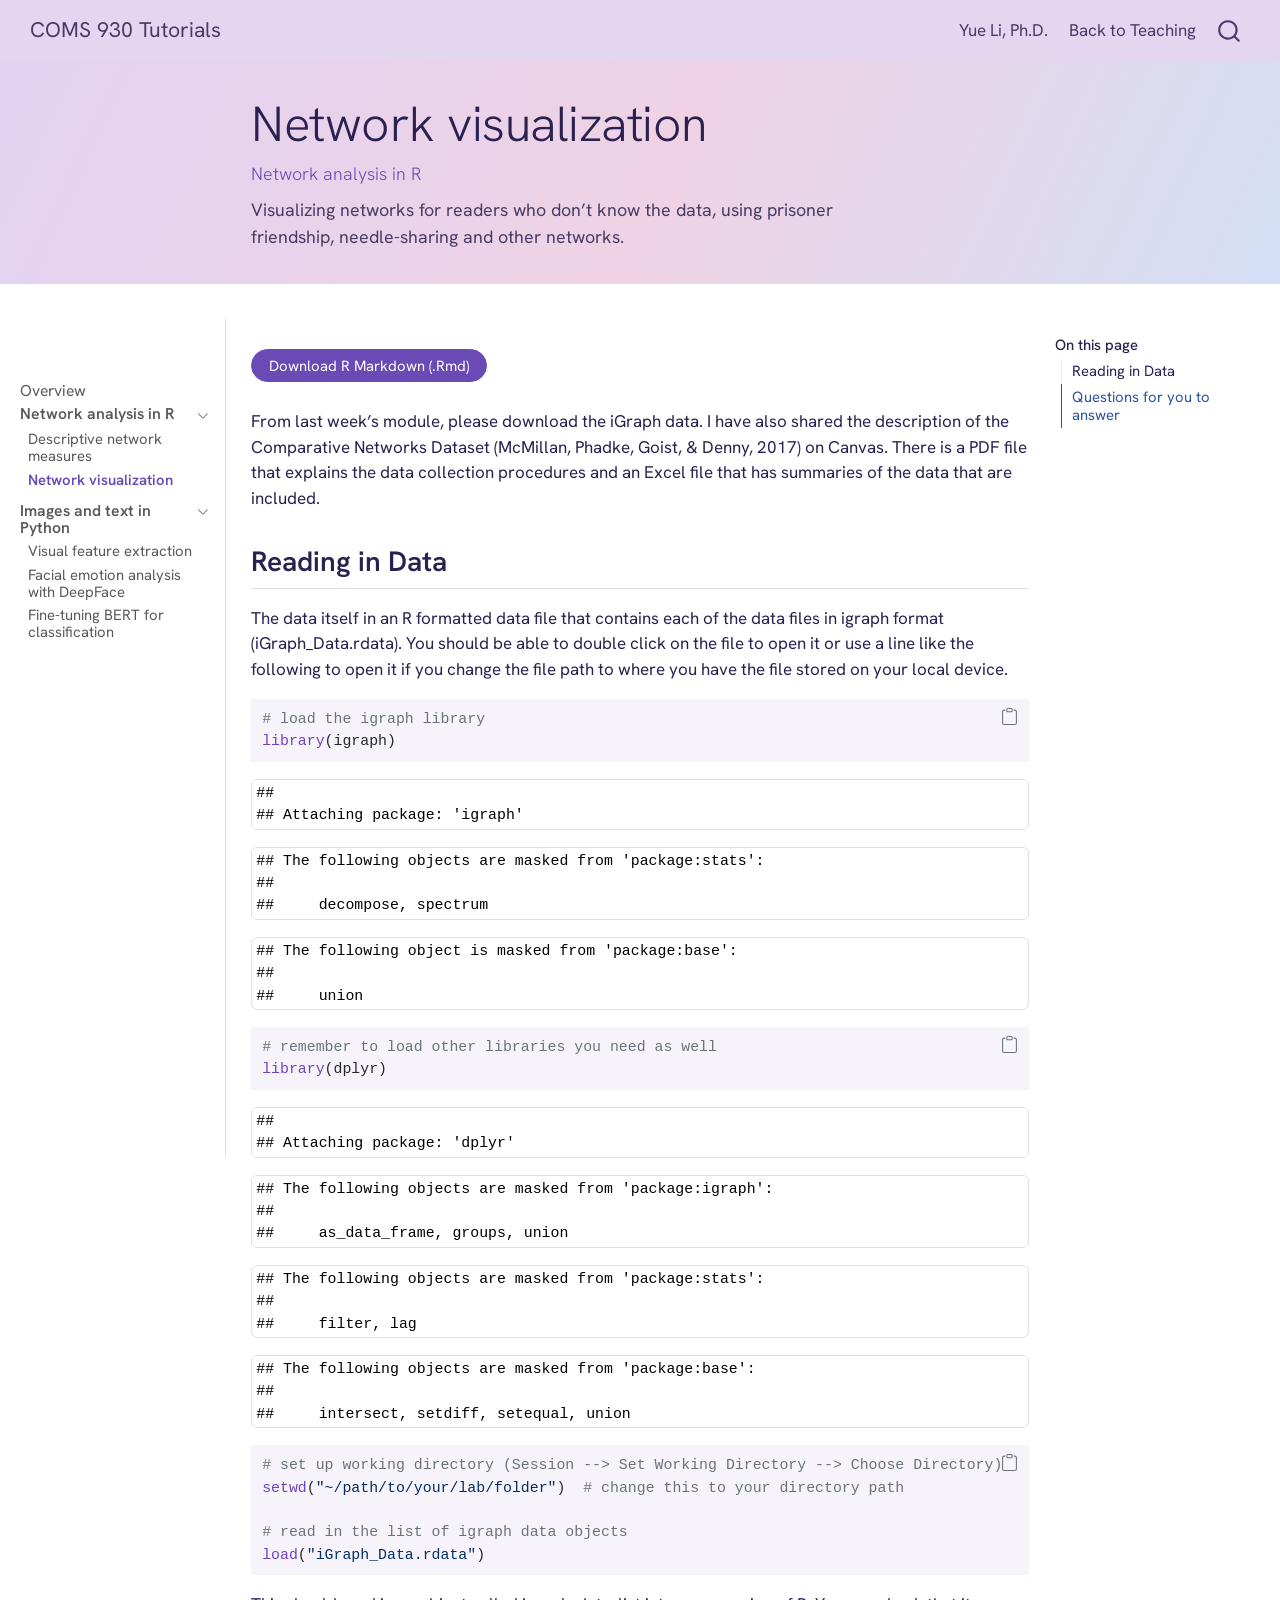
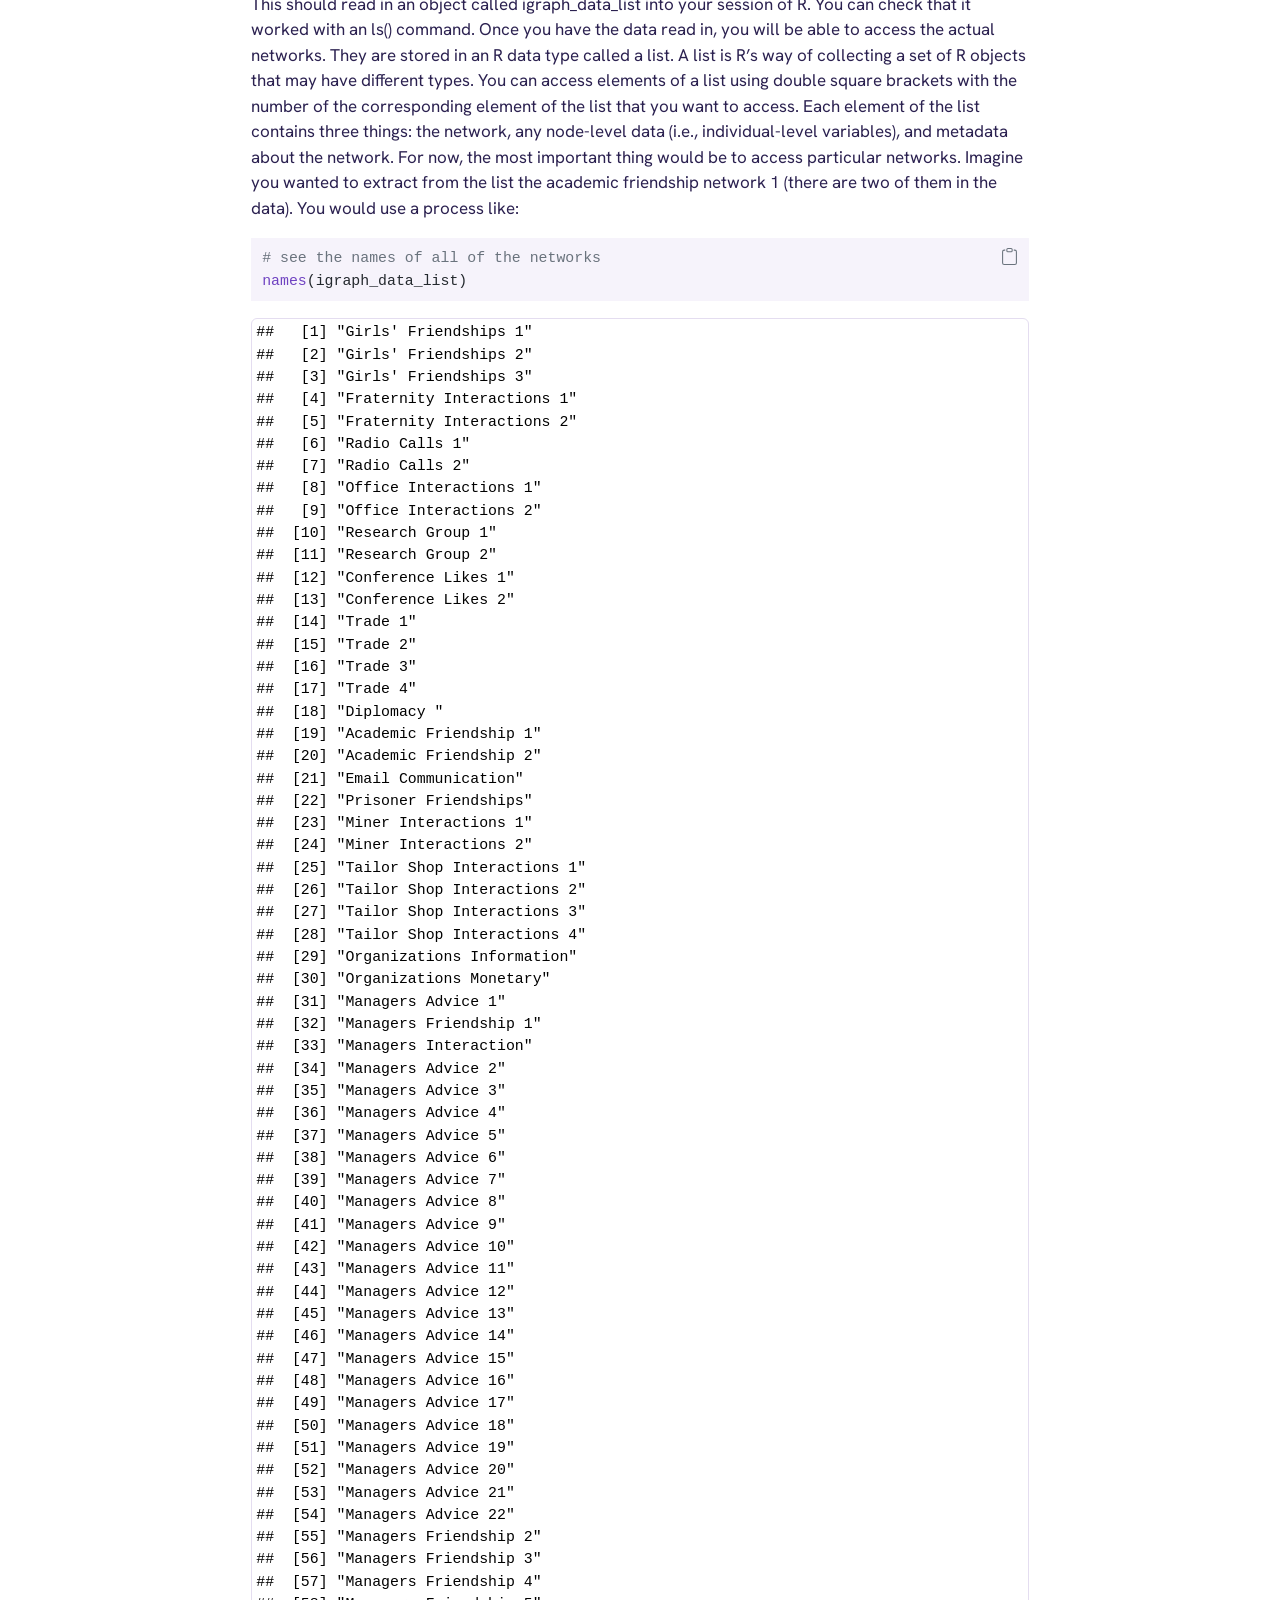
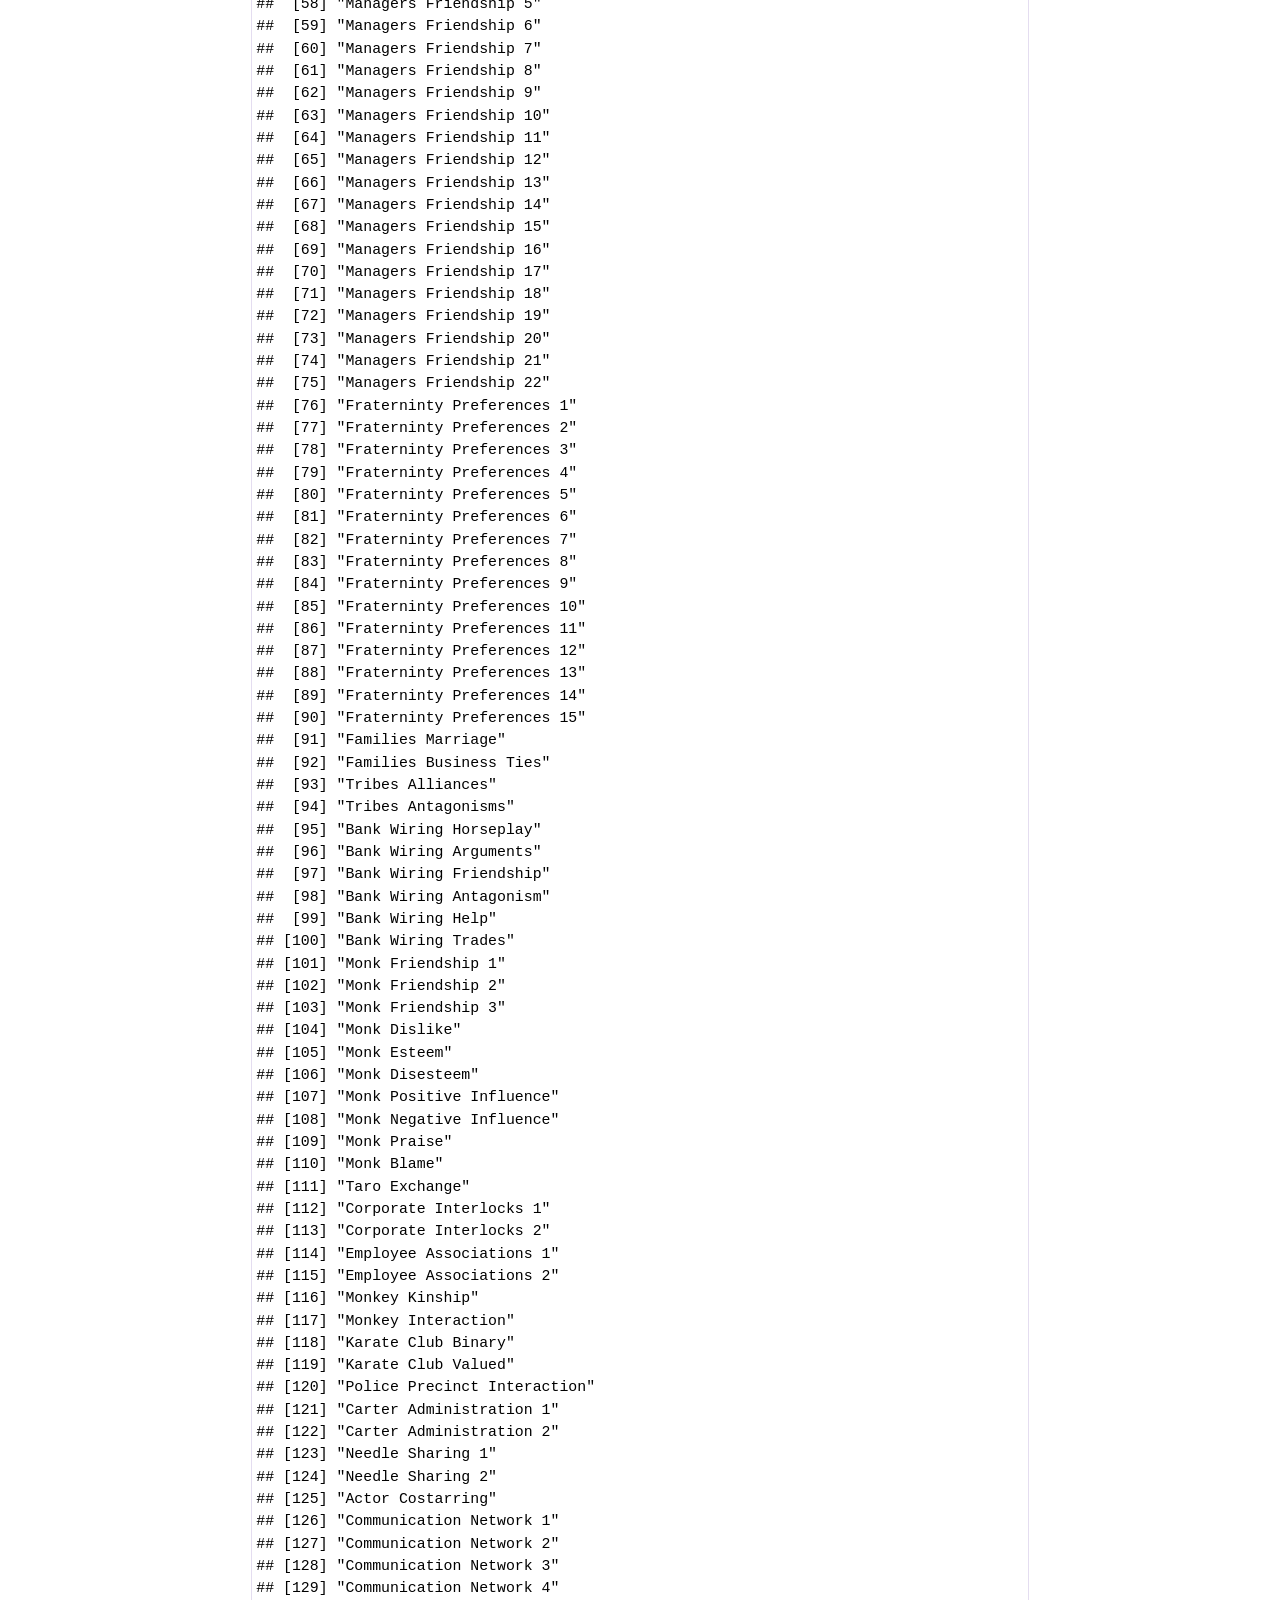
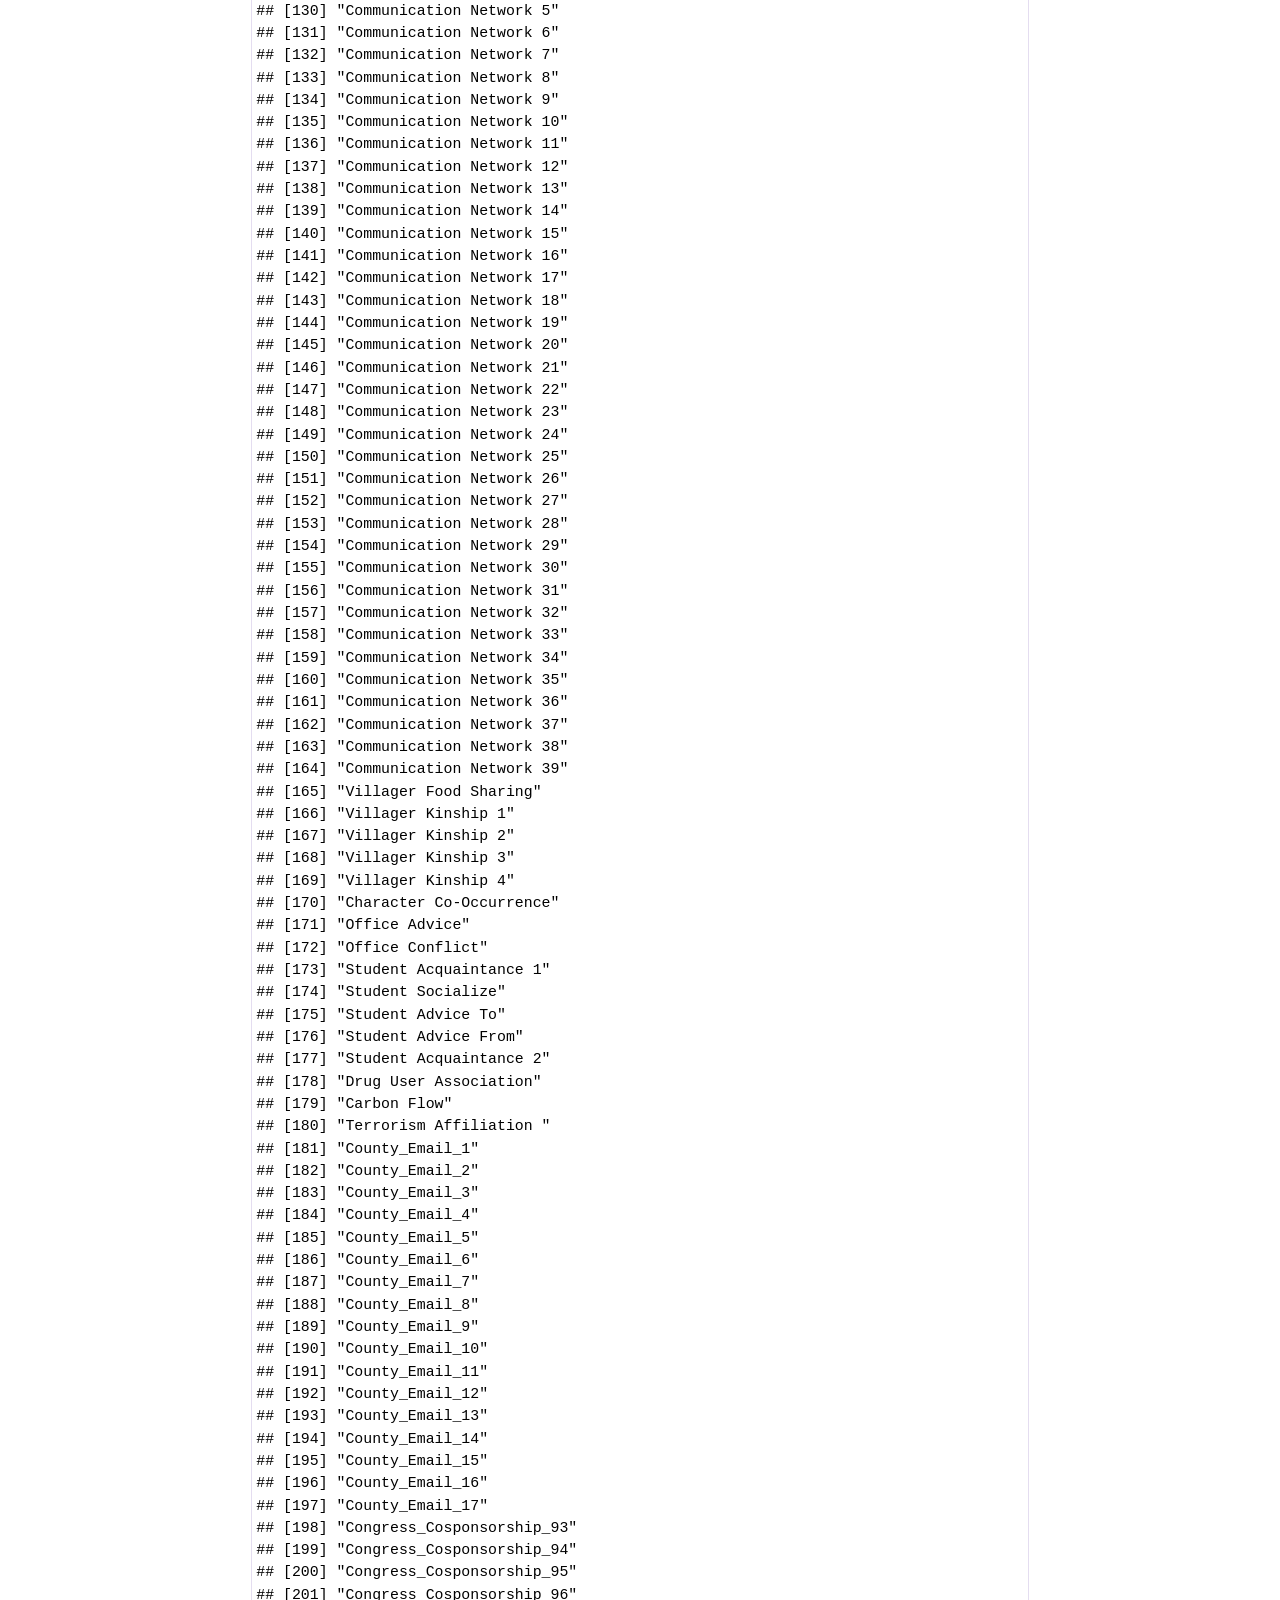
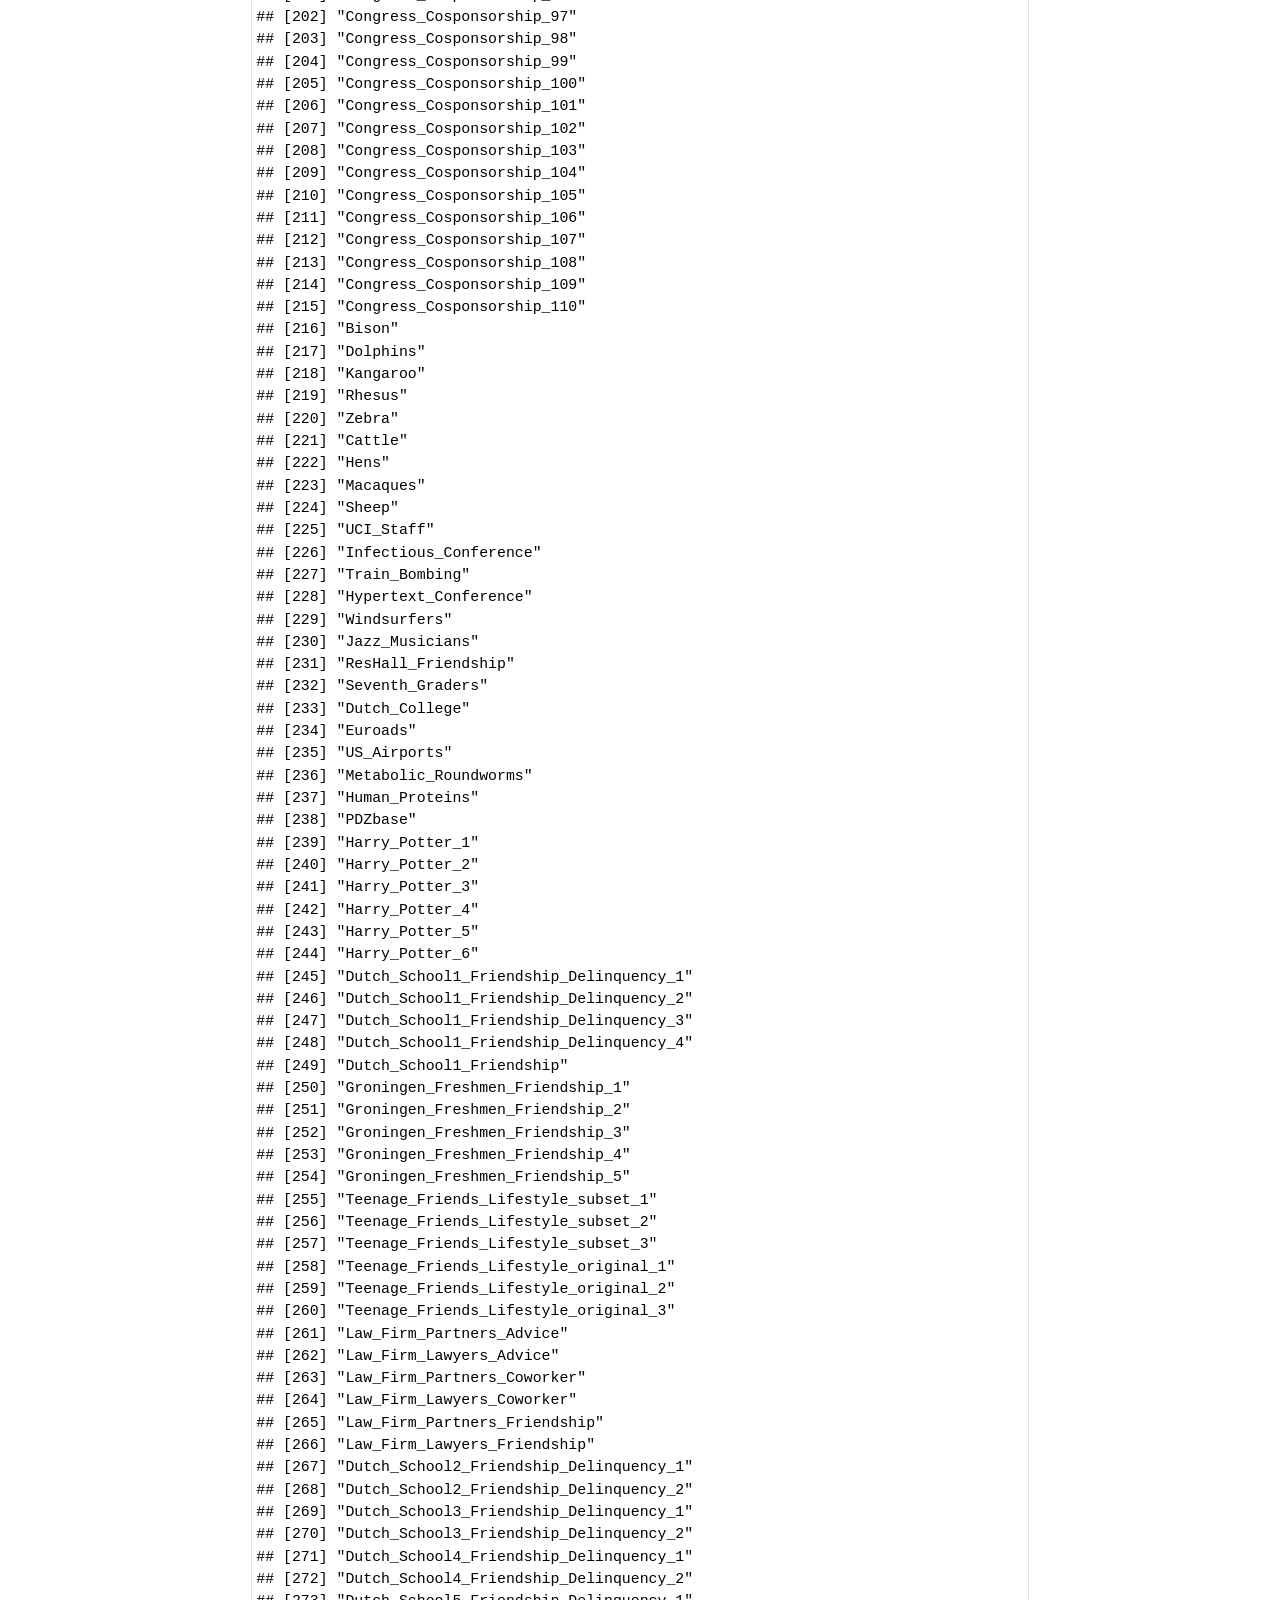
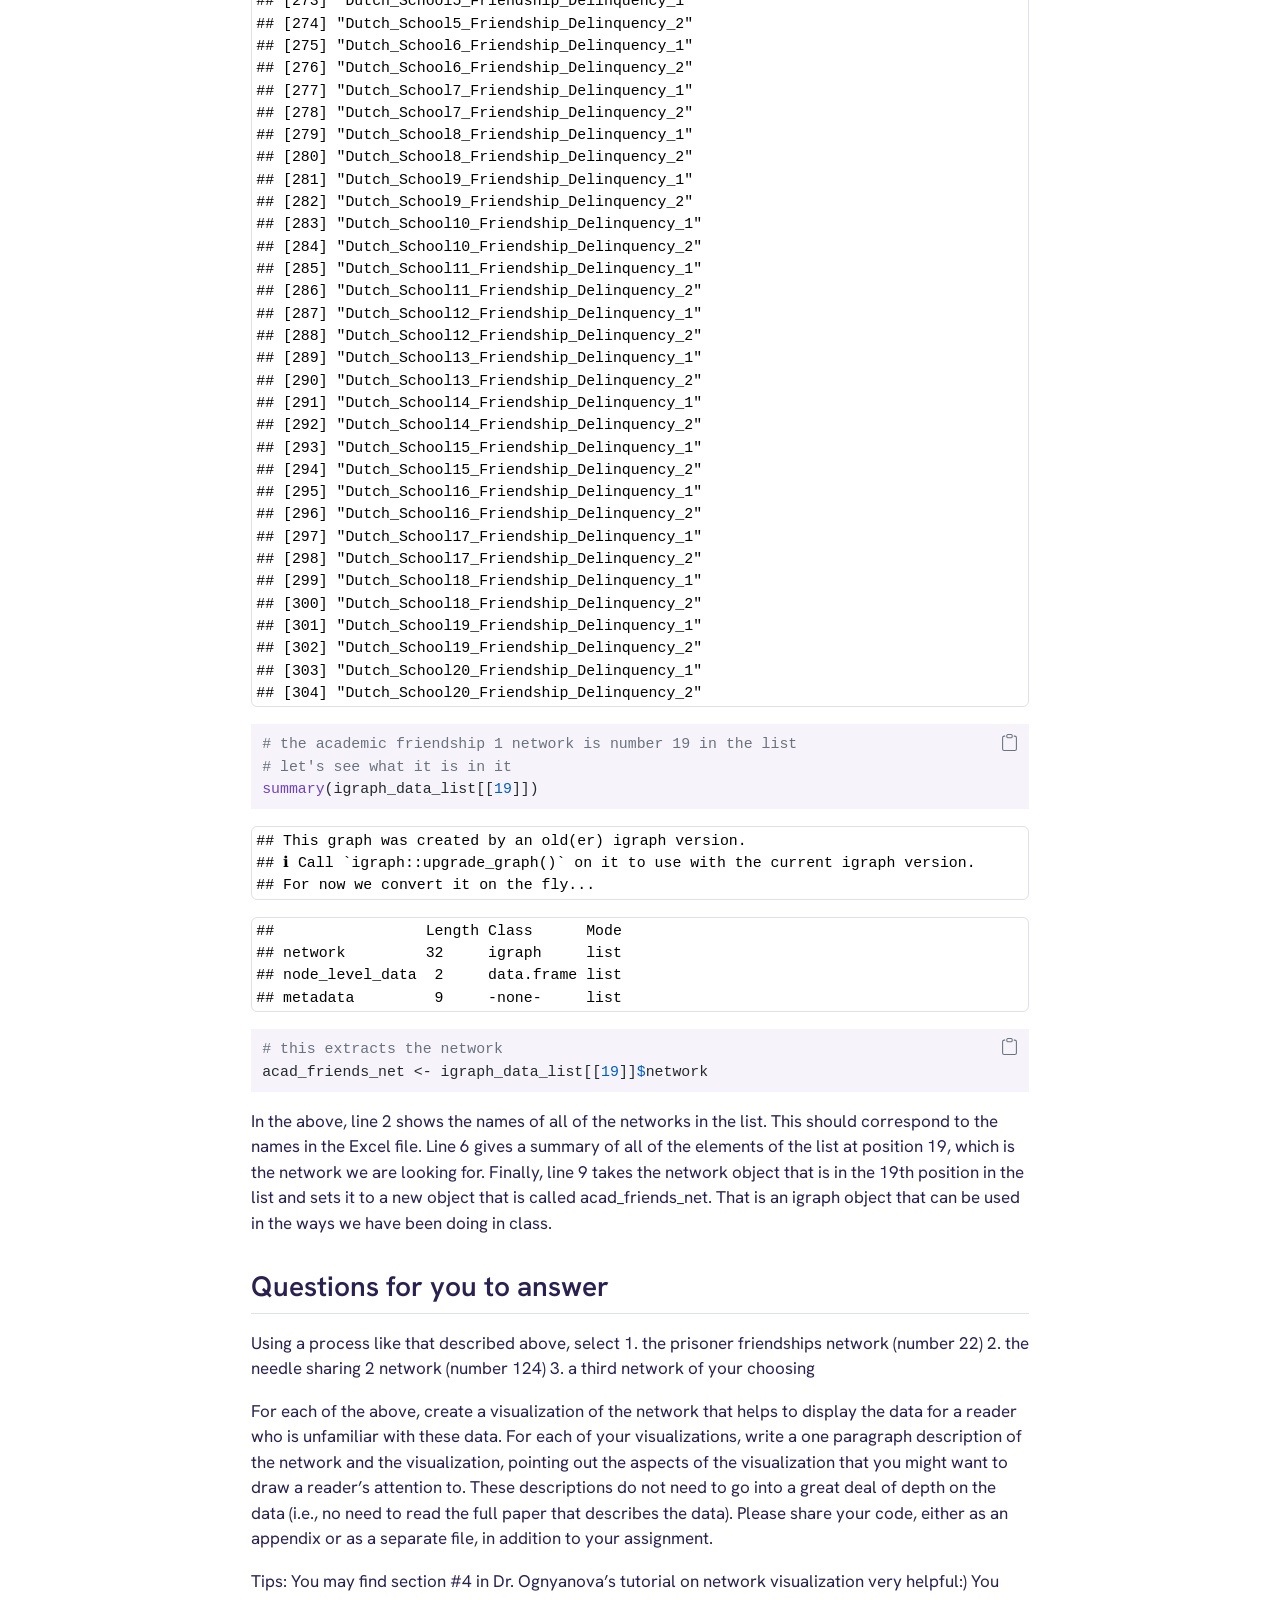
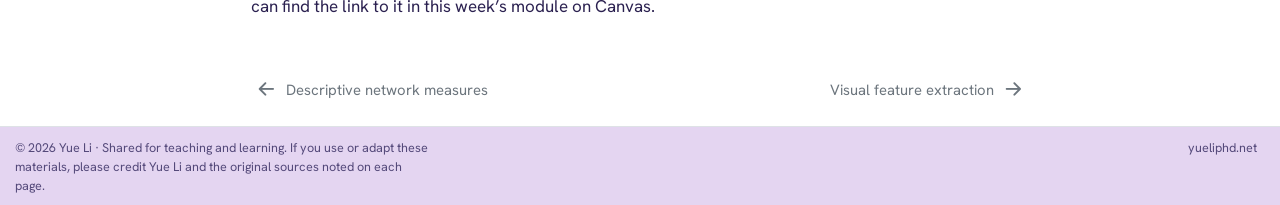
<file: tutorials/coms930/lab-2-network-visualization.html>
<!DOCTYPE html>
<html xmlns="http://www.w3.org/1999/xhtml" lang="en" xml:lang="en"><head>

<meta charset="utf-8">
<meta name="generator" content="quarto-1.11.9">

<meta name="viewport" content="width=device-width, initial-scale=1.0, user-scalable=yes">

<meta name="description" content="Visualizing networks for readers who don’t know the data, using prisoner friendship, needle-sharing and other networks.">

<title>Network visualization – COMS 930 Tutorials</title>
<style>
/* Default styles provided by pandoc.
** See https://pandoc.org/MANUAL.html#variables-for-html for config info.
*/
span.smallcaps{font-variant: small-caps;}
div.columns{display: flex; gap: 1.5em;}
div.column{flex: auto;}
@media screen {
div.columns{gap: min(4vw, 1.5em);}
div.column{overflow-x: auto;}
}
div.hanging-indent{margin-left: 1.5em; text-indent: -1.5em;}
ul.task-list{list-style: none;}
ul.task-list li input[type="checkbox"] {
  width: 0.8em;
  margin: 0 0.8em 0.2em -1em; /* quarto-specific, see https://github.com/quarto-dev/quarto-cli/issues/4556 */ 
  vertical-align: middle;
}
/* CSS for syntax highlighting */
html { -webkit-text-size-adjust: 100%; }
pre > code.sourceCode { white-space: pre; position: relative; }
pre > code.sourceCode > span { display: inline-block; line-height: 1.25; }
pre > code.sourceCode > span:empty { height: 1.2em; }
.sourceCode { overflow: visible; }
code.sourceCode > span { color: inherit; text-decoration: inherit; }
div.sourceCode { margin: 1em 0; }
pre.sourceCode { margin: 0; }
@media screen {
div.sourceCode { overflow: auto; }
}
@media print {
pre > code.sourceCode { white-space: pre-wrap; }
pre > code.sourceCode > span { text-indent: -5em; padding-left: 5em; }
}
pre.numberSource code
  { counter-reset: source-line 0; }
pre.numberSource code > span
  { position: relative; left: -4em; counter-increment: source-line; }
pre.numberSource code > span > a:first-child::before
  { content: counter(source-line);
    position: relative; left: -1em; text-align: right; vertical-align: baseline;
    border: none; display: inline-block;
    -webkit-touch-callout: none; -webkit-user-select: none;
    -khtml-user-select: none; -moz-user-select: none;
    -ms-user-select: none; user-select: none;
    padding: 0 4px; width: 4em;
  }
pre.numberSource { margin-left: 3em;  padding-left: 4px; }
div.sourceCode
  {   }
@media screen {
pre > code.sourceCode > span > a:first-child::before { text-decoration: underline; }
}
</style>


<script src="site_libs/quarto-nav/quarto-nav.js"></script>
<script src="site_libs/quarto-nav/headroom.min.js"></script>
<script src="site_libs/clipboard/clipboard.min.js"></script>
<script src="site_libs/quarto-search/autocomplete.umd.js"></script>
<script src="site_libs/quarto-search/fuse.min.js"></script>
<script src="site_libs/quarto-search/quarto-search.js"></script>
<meta name="quarto:offset" content="./">
<link href="./visual-feature-extraction.html" rel="next">
<link href="./lab-1-network-measures.html" rel="prev">
<link href="./favicon.svg" rel="icon" type="image/svg+xml">
<script src="site_libs/quarto-html/quarto.js" type="module"></script>
<script src="site_libs/quarto-html/tabsets/tabsets.js" type="module"></script>
<script src="site_libs/quarto-html/scrollable-regions/scrollable-regions.js" type="module"></script>
<script src="site_libs/quarto-html/popper.min.js"></script>
<script src="site_libs/quarto-html/tippy.umd.min.js"></script>
<script src="site_libs/quarto-html/anchor.min.js"></script>
<link href="site_libs/quarto-html/tippy.css" rel="stylesheet">
<link href="site_libs/quarto-html/quarto-syntax-highlighting-5de16f5e46225c21e2daa90d340bf64f.css" rel="stylesheet" id="quarto-text-highlighting-styles">
<script src="site_libs/bootstrap/bootstrap.min.js"></script>
<link href="site_libs/bootstrap/bootstrap-icons.css" rel="stylesheet">
<link href="site_libs/bootstrap/bootstrap-1171c318fa4c1bf01623d3ff22905a2b.min.css" rel="stylesheet" append-hash="true" id="quarto-bootstrap" data-mode="light">
<script id="quarto-search-options" type="application/json">{
  "location": "navbar",
  "copy-button": false,
  "collapse-after": 3,
  "panel-placement": "end",
  "type": "overlay",
  "limit": 50,
  "keyboard-shortcut": [
    "f",
    "/",
    "s"
  ],
  "show-item-context": false,
  "language": {
    "search-no-results-text": "No results",
    "search-matching-documents-text": "matching documents",
    "search-copy-link-title": "Copy link to search",
    "search-hide-matches-text": "Hide additional matches",
    "search-more-match-text": "more match in this document",
    "search-more-matches-text": "more matches in this document",
    "search-clear-button-title": "Clear",
    "search-text-placeholder": "",
    "search-detached-cancel-button-title": "Cancel",
    "search-submit-button-title": "Submit",
    "search-label": "Search"
  }
}</script>
<style>html{ scroll-behavior: smooth; }</style>
<style>

      .quarto-title-block .quarto-title-banner h1,
      .quarto-title-block .quarto-title-banner h2,
      .quarto-title-block .quarto-title-banner h3,
      .quarto-title-block .quarto-title-banner h4,
      .quarto-title-block .quarto-title-banner h5,
      .quarto-title-block .quarto-title-banner h6
      {
        color: #2b2150;
      }

      .quarto-title-block .quarto-title-banner {
        color: #2b2150;
background: #e4d5f1;
      }
</style>
<link rel="preconnect" href="https://fonts.googleapis.com">
<link rel="preconnect" href="https://fonts.gstatic.com" crossorigin="">
<link href="https://fonts.googleapis.com/css2?family=Hanken+Grotesk:ital,wght@0,300;0,400;0,500;0,600;1,400&amp;display=swap" rel="stylesheet">


</head>

<body class="nav-sidebar docked nav-fixed quarto-light"><a id="quarto-skip-link" class="visually-hidden-focusable" href="#quarto-document-content">Skip to main content</a>

<div id="quarto-search-results"></div>
  <header id="quarto-header" class="headroom fixed-top quarto-banner">
    <nav class="navbar navbar-expand-lg " data-bs-theme="dark" aria-label="Site">
      <div class="navbar-container container-fluid">
      <div class="navbar-brand-container mx-auto">
    <a class="navbar-brand" href="./index.html">
    <span class="navbar-title">COMS 930 Tutorials</span>
    </a>
  </div>
          <button class="navbar-toggler" type="button" data-bs-toggle="collapse" data-bs-target="#navbarCollapse" aria-controls="navbarCollapse" aria-expanded="false" aria-label="Toggle navigation" onclick="if (window.quartoToggleHeadroom) { window.quartoToggleHeadroom(); }">
  <span class="navbar-toggler-icon"></span>
</button>
          <div class="collapse navbar-collapse" id="navbarCollapse">
            <ul class="navbar-nav navbar-nav-scroll ms-auto">
  <li class="nav-item">
    <a class="nav-link" href="https://yueliphd.net/"> 
<span class="menu-text">Yue Li, Ph.D.</span></a>
  </li>  
  <li class="nav-item">
    <a class="nav-link" href="https://yueliphd.net/#teaching"> 
<span class="menu-text">Back to Teaching</span></a>
  </li>  
</ul>
          </div> <!-- /navcollapse -->
            <div class="quarto-navbar-tools">
</div>
            <div id="quarto-search" class="" title="Search"></div>
      </div> <!-- /container-fluid -->
    </nav>
  <nav class="quarto-secondary-nav" aria-label="Toolbar">
    <div class="container-fluid d-flex">
      <button type="button" class="quarto-btn-toggle btn" data-bs-toggle="collapse" role="button" data-bs-target=".quarto-sidebar-collapse-item" aria-controls="quarto-sidebar" aria-expanded="false" aria-label="Toggle sidebar navigation" onclick="if (window.quartoToggleHeadroom) { window.quartoToggleHeadroom(); }">
        <i class="bi bi-layout-text-sidebar-reverse"></i>
      </button>
        <a class="flex-grow-1 no-decor" data-bs-toggle="collapse" data-bs-target=".quarto-sidebar-collapse-item" onclick="if (window.quartoToggleHeadroom) { window.quartoToggleHeadroom(); }">      
          <h1 class="quarto-secondary-nav-title">Network visualization</h1>
        </a>     
      <button type="button" class="btn quarto-search-button" aria-label="Search" onclick="window.quartoOpenSearch();">
        <i class="bi bi-search"></i>
      </button>
    </div>
  </nav>
</header>
<!-- content -->
<header id="title-block-header" class="quarto-title-block default page-columns page-full">
  <div class="quarto-title-banner page-columns page-full">
    <div class="quarto-title column-body">
      <h1 class="title d-none d-lg-block">Network visualization</h1>
            <p class="subtitle lead">Network analysis in R</p>
                  <div>
        <div class="description">
          Visualizing networks for readers who don’t know the data, using prisoner friendship, needle-sharing and other networks.
        </div>
      </div>
                </div>
  </div>
    
  
  <div class="quarto-title-meta">

      
    
      
    </div>
    
  
  </header><div id="quarto-content" class="quarto-container page-columns page-rows-contents page-layout-article page-navbar">
<!-- sidebar -->
  <nav id="quarto-sidebar" class="sidebar collapse collapse-horizontal quarto-sidebar-collapse-item sidebar-navigation docked overflow-auto" aria-label="Section">
        <div class="mt-2 flex-shrink-0 align-items-center">
        <div class="sidebar-search">
        <div id="quarto-search" class="" title="Search"></div>
        </div>
        </div>
    <div class="sidebar-menu-container"> 
    <ul class="list-unstyled mt-1">
        <li class="sidebar-item">
  <div class="sidebar-item-container"> 
  <a href="./index.html" class="sidebar-item-text sidebar-link">
 <span class="menu-text">Overview</span></a>
  </div>
</li>
        <li class="sidebar-item sidebar-item-section">
      <div class="sidebar-item-container"> 
            <button type="button" class="sidebar-item-text sidebar-item-toggle sidebar-link text-start" data-bs-toggle="collapse" data-bs-target="#quarto-sidebar-section-1" aria-controls="quarto-sidebar-section-1" aria-expanded="true">
 <span class="menu-text" id="quarto-sidebar-section-1-label">Network analysis in R</span><i class="bi bi-chevron-right" aria-hidden="true"></i></button>
      </div>
      <ul id="quarto-sidebar-section-1" aria-labelledby="quarto-sidebar-section-1-label" class="collapse list-unstyled sidebar-section depth1 show">  
          <li class="sidebar-item">
  <div class="sidebar-item-container"> 
  <a href="./lab-1-network-measures.html" class="sidebar-item-text sidebar-link">
 <span class="menu-text">Descriptive network measures</span></a>
  </div>
</li>
          <li class="sidebar-item">
  <div class="sidebar-item-container"> 
  <a href="./lab-2-network-visualization.html" class="sidebar-item-text sidebar-link active">
 <span class="menu-text">Network visualization</span></a>
  </div>
</li>
      </ul>
  </li>
        <li class="sidebar-item sidebar-item-section">
      <div class="sidebar-item-container"> 
            <button type="button" class="sidebar-item-text sidebar-item-toggle sidebar-link text-start" data-bs-toggle="collapse" data-bs-target="#quarto-sidebar-section-2" aria-controls="quarto-sidebar-section-2" aria-expanded="true">
 <span class="menu-text" id="quarto-sidebar-section-2-label">Images and text in Python</span><i class="bi bi-chevron-right" aria-hidden="true"></i></button>
      </div>
      <ul id="quarto-sidebar-section-2" aria-labelledby="quarto-sidebar-section-2-label" class="collapse list-unstyled sidebar-section depth1 show">  
          <li class="sidebar-item">
  <div class="sidebar-item-container"> 
  <a href="./visual-feature-extraction.html" class="sidebar-item-text sidebar-link">
 <span class="menu-text">Visual feature extraction</span></a>
  </div>
</li>
          <li class="sidebar-item">
  <div class="sidebar-item-container"> 
  <a href="./deepface-emotion-analysis.html" class="sidebar-item-text sidebar-link">
 <span class="menu-text">Facial emotion analysis with DeepFace</span></a>
  </div>
</li>
          <li class="sidebar-item">
  <div class="sidebar-item-container"> 
  <a href="./bert-supervised-learning.html" class="sidebar-item-text sidebar-link">
 <span class="menu-text">Fine-tuning BERT for classification</span></a>
  </div>
</li>
      </ul>
  </li>
    </ul>
    </div>
</nav>
<div id="quarto-sidebar-glass" class="quarto-sidebar-collapse-item" data-bs-toggle="collapse" data-bs-target=".quarto-sidebar-collapse-item"></div>
<!-- margin-sidebar -->
    <div id="quarto-margin-sidebar" class="sidebar margin-sidebar">
        <nav id="TOC" role="doc-toc" aria-labelledby="toc-title" class="toc-active">
    <h2 id="toc-title">On this page</h2>
   
  <ul>
  <li><a href="#reading-in-data" id="toc-reading-in-data" class="nav-link active" data-scroll-target="#reading-in-data">Reading in Data</a></li>
  <li><a href="#questions-for-you-to-answer" id="toc-questions-for-you-to-answer" class="nav-link" data-scroll-target="#questions-for-you-to-answer">Questions for you to answer</a></li>
  </ul>
</nav>
    </div>
<!-- main -->
<main class="content quarto-banner-title-block" id="quarto-document-content" tabindex="-1">





<p><a href="lab-2-network-visualization.Rmd" class="btn btn-primary btn-sm">Download R Markdown (.Rmd)</a></p>
<p>From last week’s module, please download the iGraph data. I have also shared the description of the Comparative Networks Dataset (McMillan, Phadke, Goist, &amp; Denny, 2017) on Canvas. There is a PDF file that explains the data collection procedures and an Excel file that has summaries of the data that are included.</p>
<section id="reading-in-data" class="level2">
<h2 class="anchored" data-anchor-id="reading-in-data">Reading in Data</h2>
<p>The data itself in an R formatted data file that contains each of the data files in igraph format (iGraph_Data.rdata). You should be able to double click on the file to open it or use a line like the following to open it if you change the file path to where you have the file stored on your local device.</p>
<div class="code-copy-outer-scaffold"><div class="sourceCode" id="cb1"><pre class="sourceCode r code-with-copy"><code class="sourceCode r"><span id="cb1-1"><a href="#cb1-1" aria-hidden="true" tabindex="-1"></a><span class="co"># load the igraph library</span></span>
<span id="cb1-2"><a href="#cb1-2" aria-hidden="true" tabindex="-1"></a><span class="fu">library</span>(igraph)</span></code></pre></div><button title="Copy to Clipboard" class="code-copy-button"><i class="bi"></i></button></div>
<pre class="r-output"><code>## 
## Attaching package: 'igraph'</code></pre>
<pre class="r-output"><code>## The following objects are masked from 'package:stats':
## 
##     decompose, spectrum</code></pre>
<pre class="r-output"><code>## The following object is masked from 'package:base':
## 
##     union</code></pre>
<div class="code-copy-outer-scaffold"><div class="sourceCode" id="cb5"><pre class="sourceCode r code-with-copy"><code class="sourceCode r"><span id="cb5-1"><a href="#cb5-1" aria-hidden="true" tabindex="-1"></a><span class="co"># remember to load other libraries you need as well</span></span>
<span id="cb5-2"><a href="#cb5-2" aria-hidden="true" tabindex="-1"></a><span class="fu">library</span>(dplyr)</span></code></pre></div><button title="Copy to Clipboard" class="code-copy-button"><i class="bi"></i></button></div>
<pre class="r-output"><code>## 
## Attaching package: 'dplyr'</code></pre>
<pre class="r-output"><code>## The following objects are masked from 'package:igraph':
## 
##     as_data_frame, groups, union</code></pre>
<pre class="r-output"><code>## The following objects are masked from 'package:stats':
## 
##     filter, lag</code></pre>
<pre class="r-output"><code>## The following objects are masked from 'package:base':
## 
##     intersect, setdiff, setequal, union</code></pre>
<div class="code-copy-outer-scaffold"><div class="sourceCode" id="cb10"><pre class="sourceCode r code-with-copy"><code class="sourceCode r"><span id="cb10-1"><a href="#cb10-1" aria-hidden="true" tabindex="-1"></a><span class="co"># set up working directory (Session --&gt; Set Working Directory --&gt; Choose Directory)</span></span>
<span id="cb10-2"><a href="#cb10-2" aria-hidden="true" tabindex="-1"></a><span class="fu">setwd</span>(<span class="st">"~/path/to/your/lab/folder"</span>)  <span class="co"># change this to your directory path</span></span>
<span id="cb10-3"><a href="#cb10-3" aria-hidden="true" tabindex="-1"></a></span>
<span id="cb10-4"><a href="#cb10-4" aria-hidden="true" tabindex="-1"></a><span class="co"># read in the list of igraph data objects</span></span>
<span id="cb10-5"><a href="#cb10-5" aria-hidden="true" tabindex="-1"></a><span class="fu">load</span>(<span class="st">"iGraph_Data.rdata"</span>)</span></code></pre></div><button title="Copy to Clipboard" class="code-copy-button"><i class="bi"></i></button></div>
<p>This should read in an object called igraph_data_list into your session of R. You can check that it worked with an ls() command. Once you have the data read in, you will be able to access the actual networks. They are stored in an R data type called a list. A list is R’s way of collecting a set of R objects that may have different types. You can access elements of a list using double square brackets with the number of the corresponding element of the list that you want to access. Each element of the list contains three things: the network, any node-level data (i.e., individual-level variables), and metadata about the network. For now, the most important thing would be to access particular networks. Imagine you wanted to extract from the list the academic friendship network 1 (there are two of them in the data). You would use a process like:</p>
<div class="code-copy-outer-scaffold"><div class="sourceCode" id="cb11"><pre class="sourceCode r code-with-copy"><code class="sourceCode r"><span id="cb11-1"><a href="#cb11-1" aria-hidden="true" tabindex="-1"></a><span class="co"># see the names of all of the networks</span></span>
<span id="cb11-2"><a href="#cb11-2" aria-hidden="true" tabindex="-1"></a><span class="fu">names</span>(igraph_data_list)</span></code></pre></div><button title="Copy to Clipboard" class="code-copy-button"><i class="bi"></i></button></div>
<pre class="r-output"><code>##   [1] "Girls' Friendships 1"                   
##   [2] "Girls' Friendships 2"                   
##   [3] "Girls' Friendships 3"                   
##   [4] "Fraternity Interactions 1"              
##   [5] "Fraternity Interactions 2"              
##   [6] "Radio Calls 1"                          
##   [7] "Radio Calls 2"                          
##   [8] "Office Interactions 1"                  
##   [9] "Office Interactions 2"                  
##  [10] "Research Group 1"                       
##  [11] "Research Group 2"                       
##  [12] "Conference Likes 1"                     
##  [13] "Conference Likes 2"                     
##  [14] "Trade 1"                                
##  [15] "Trade 2"                                
##  [16] "Trade 3"                                
##  [17] "Trade 4"                                
##  [18] "Diplomacy "                             
##  [19] "Academic Friendship 1"                  
##  [20] "Academic Friendship 2"                  
##  [21] "Email Communication"                    
##  [22] "Prisoner Friendships"                   
##  [23] "Miner Interactions 1"                   
##  [24] "Miner Interactions 2"                   
##  [25] "Tailor Shop Interactions 1"             
##  [26] "Tailor Shop Interactions 2"             
##  [27] "Tailor Shop Interactions 3"             
##  [28] "Tailor Shop Interactions 4"             
##  [29] "Organizations Information"              
##  [30] "Organizations Monetary"                 
##  [31] "Managers Advice 1"                      
##  [32] "Managers Friendship 1"                  
##  [33] "Managers Interaction"                   
##  [34] "Managers Advice 2"                      
##  [35] "Managers Advice 3"                      
##  [36] "Managers Advice 4"                      
##  [37] "Managers Advice 5"                      
##  [38] "Managers Advice 6"                      
##  [39] "Managers Advice 7"                      
##  [40] "Managers Advice 8"                      
##  [41] "Managers Advice 9"                      
##  [42] "Managers Advice 10"                     
##  [43] "Managers Advice 11"                     
##  [44] "Managers Advice 12"                     
##  [45] "Managers Advice 13"                     
##  [46] "Managers Advice 14"                     
##  [47] "Managers Advice 15"                     
##  [48] "Managers Advice 16"                     
##  [49] "Managers Advice 17"                     
##  [50] "Managers Advice 18"                     
##  [51] "Managers Advice 19"                     
##  [52] "Managers Advice 20"                     
##  [53] "Managers Advice 21"                     
##  [54] "Managers Advice 22"                     
##  [55] "Managers Friendship 2"                  
##  [56] "Managers Friendship 3"                  
##  [57] "Managers Friendship 4"                  
##  [58] "Managers Friendship 5"                  
##  [59] "Managers Friendship 6"                  
##  [60] "Managers Friendship 7"                  
##  [61] "Managers Friendship 8"                  
##  [62] "Managers Friendship 9"                  
##  [63] "Managers Friendship 10"                 
##  [64] "Managers Friendship 11"                 
##  [65] "Managers Friendship 12"                 
##  [66] "Managers Friendship 13"                 
##  [67] "Managers Friendship 14"                 
##  [68] "Managers Friendship 15"                 
##  [69] "Managers Friendship 16"                 
##  [70] "Managers Friendship 17"                 
##  [71] "Managers Friendship 18"                 
##  [72] "Managers Friendship 19"                 
##  [73] "Managers Friendship 20"                 
##  [74] "Managers Friendship 21"                 
##  [75] "Managers Friendship 22"                 
##  [76] "Fraterninty Preferences 1"              
##  [77] "Fraterninty Preferences 2"              
##  [78] "Fraterninty Preferences 3"              
##  [79] "Fraterninty Preferences 4"              
##  [80] "Fraterninty Preferences 5"              
##  [81] "Fraterninty Preferences 6"              
##  [82] "Fraterninty Preferences 7"              
##  [83] "Fraterninty Preferences 8"              
##  [84] "Fraterninty Preferences 9"              
##  [85] "Fraterninty Preferences 10"             
##  [86] "Fraterninty Preferences 11"             
##  [87] "Fraterninty Preferences 12"             
##  [88] "Fraterninty Preferences 13"             
##  [89] "Fraterninty Preferences 14"             
##  [90] "Fraterninty Preferences 15"             
##  [91] "Families Marriage"                      
##  [92] "Families Business Ties"                 
##  [93] "Tribes Alliances"                       
##  [94] "Tribes Antagonisms"                     
##  [95] "Bank Wiring Horseplay"                  
##  [96] "Bank Wiring Arguments"                  
##  [97] "Bank Wiring Friendship"                 
##  [98] "Bank Wiring Antagonism"                 
##  [99] "Bank Wiring Help"                       
## [100] "Bank Wiring Trades"                     
## [101] "Monk Friendship 1"                      
## [102] "Monk Friendship 2"                      
## [103] "Monk Friendship 3"                      
## [104] "Monk Dislike"                           
## [105] "Monk Esteem"                            
## [106] "Monk Disesteem"                         
## [107] "Monk Positive Influence"                
## [108] "Monk Negative Influence"                
## [109] "Monk Praise"                            
## [110] "Monk Blame"                             
## [111] "Taro Exchange"                          
## [112] "Corporate Interlocks 1"                 
## [113] "Corporate Interlocks 2"                 
## [114] "Employee Associations 1"                
## [115] "Employee Associations 2"                
## [116] "Monkey Kinship"                         
## [117] "Monkey Interaction"                     
## [118] "Karate Club Binary"                     
## [119] "Karate Club Valued"                     
## [120] "Police Precinct Interaction"            
## [121] "Carter Administration 1"                
## [122] "Carter Administration 2"                
## [123] "Needle Sharing 1"                       
## [124] "Needle Sharing 2"                       
## [125] "Actor Costarring"                       
## [126] "Communication Network 1"                
## [127] "Communication Network 2"                
## [128] "Communication Network 3"                
## [129] "Communication Network 4"                
## [130] "Communication Network 5"                
## [131] "Communication Network 6"                
## [132] "Communication Network 7"                
## [133] "Communication Network 8"                
## [134] "Communication Network 9"                
## [135] "Communication Network 10"               
## [136] "Communication Network 11"               
## [137] "Communication Network 12"               
## [138] "Communication Network 13"               
## [139] "Communication Network 14"               
## [140] "Communication Network 15"               
## [141] "Communication Network 16"               
## [142] "Communication Network 17"               
## [143] "Communication Network 18"               
## [144] "Communication Network 19"               
## [145] "Communication Network 20"               
## [146] "Communication Network 21"               
## [147] "Communication Network 22"               
## [148] "Communication Network 23"               
## [149] "Communication Network 24"               
## [150] "Communication Network 25"               
## [151] "Communication Network 26"               
## [152] "Communication Network 27"               
## [153] "Communication Network 28"               
## [154] "Communication Network 29"               
## [155] "Communication Network 30"               
## [156] "Communication Network 31"               
## [157] "Communication Network 32"               
## [158] "Communication Network 33"               
## [159] "Communication Network 34"               
## [160] "Communication Network 35"               
## [161] "Communication Network 36"               
## [162] "Communication Network 37"               
## [163] "Communication Network 38"               
## [164] "Communication Network 39"               
## [165] "Villager Food Sharing"                  
## [166] "Villager Kinship 1"                     
## [167] "Villager Kinship 2"                     
## [168] "Villager Kinship 3"                     
## [169] "Villager Kinship 4"                     
## [170] "Character Co-Occurrence"                
## [171] "Office Advice"                          
## [172] "Office Conflict"                        
## [173] "Student Acquaintance 1"                 
## [174] "Student Socialize"                      
## [175] "Student Advice To"                      
## [176] "Student Advice From"                    
## [177] "Student Acquaintance 2"                 
## [178] "Drug User Association"                  
## [179] "Carbon Flow"                            
## [180] "Terrorism Affiliation "                 
## [181] "County_Email_1"                         
## [182] "County_Email_2"                         
## [183] "County_Email_3"                         
## [184] "County_Email_4"                         
## [185] "County_Email_5"                         
## [186] "County_Email_6"                         
## [187] "County_Email_7"                         
## [188] "County_Email_8"                         
## [189] "County_Email_9"                         
## [190] "County_Email_10"                        
## [191] "County_Email_11"                        
## [192] "County_Email_12"                        
## [193] "County_Email_13"                        
## [194] "County_Email_14"                        
## [195] "County_Email_15"                        
## [196] "County_Email_16"                        
## [197] "County_Email_17"                        
## [198] "Congress_Cosponsorship_93"              
## [199] "Congress_Cosponsorship_94"              
## [200] "Congress_Cosponsorship_95"              
## [201] "Congress_Cosponsorship_96"              
## [202] "Congress_Cosponsorship_97"              
## [203] "Congress_Cosponsorship_98"              
## [204] "Congress_Cosponsorship_99"              
## [205] "Congress_Cosponsorship_100"             
## [206] "Congress_Cosponsorship_101"             
## [207] "Congress_Cosponsorship_102"             
## [208] "Congress_Cosponsorship_103"             
## [209] "Congress_Cosponsorship_104"             
## [210] "Congress_Cosponsorship_105"             
## [211] "Congress_Cosponsorship_106"             
## [212] "Congress_Cosponsorship_107"             
## [213] "Congress_Cosponsorship_108"             
## [214] "Congress_Cosponsorship_109"             
## [215] "Congress_Cosponsorship_110"             
## [216] "Bison"                                  
## [217] "Dolphins"                               
## [218] "Kangaroo"                               
## [219] "Rhesus"                                 
## [220] "Zebra"                                  
## [221] "Cattle"                                 
## [222] "Hens"                                   
## [223] "Macaques"                               
## [224] "Sheep"                                  
## [225] "UCI_Staff"                              
## [226] "Infectious_Conference"                  
## [227] "Train_Bombing"                          
## [228] "Hypertext_Conference"                   
## [229] "Windsurfers"                            
## [230] "Jazz_Musicians"                         
## [231] "ResHall_Friendship"                     
## [232] "Seventh_Graders"                        
## [233] "Dutch_College"                          
## [234] "Euroads"                                
## [235] "US_Airports"                            
## [236] "Metabolic_Roundworms"                   
## [237] "Human_Proteins"                         
## [238] "PDZbase"                                
## [239] "Harry_Potter_1"                         
## [240] "Harry_Potter_2"                         
## [241] "Harry_Potter_3"                         
## [242] "Harry_Potter_4"                         
## [243] "Harry_Potter_5"                         
## [244] "Harry_Potter_6"                         
## [245] "Dutch_School1_Friendship_Delinquency_1" 
## [246] "Dutch_School1_Friendship_Delinquency_2" 
## [247] "Dutch_School1_Friendship_Delinquency_3" 
## [248] "Dutch_School1_Friendship_Delinquency_4" 
## [249] "Dutch_School1_Friendship"               
## [250] "Groningen_Freshmen_Friendship_1"        
## [251] "Groningen_Freshmen_Friendship_2"        
## [252] "Groningen_Freshmen_Friendship_3"        
## [253] "Groningen_Freshmen_Friendship_4"        
## [254] "Groningen_Freshmen_Friendship_5"        
## [255] "Teenage_Friends_Lifestyle_subset_1"     
## [256] "Teenage_Friends_Lifestyle_subset_2"     
## [257] "Teenage_Friends_Lifestyle_subset_3"     
## [258] "Teenage_Friends_Lifestyle_original_1"   
## [259] "Teenage_Friends_Lifestyle_original_2"   
## [260] "Teenage_Friends_Lifestyle_original_3"   
## [261] "Law_Firm_Partners_Advice"               
## [262] "Law_Firm_Lawyers_Advice"                
## [263] "Law_Firm_Partners_Coworker"             
## [264] "Law_Firm_Lawyers_Coworker"              
## [265] "Law_Firm_Partners_Friendship"           
## [266] "Law_Firm_Lawyers_Friendship"            
## [267] "Dutch_School2_Friendship_Delinquency_1" 
## [268] "Dutch_School2_Friendship_Delinquency_2" 
## [269] "Dutch_School3_Friendship_Delinquency_1" 
## [270] "Dutch_School3_Friendship_Delinquency_2" 
## [271] "Dutch_School4_Friendship_Delinquency_1" 
## [272] "Dutch_School4_Friendship_Delinquency_2" 
## [273] "Dutch_School5_Friendship_Delinquency_1" 
## [274] "Dutch_School5_Friendship_Delinquency_2" 
## [275] "Dutch_School6_Friendship_Delinquency_1" 
## [276] "Dutch_School6_Friendship_Delinquency_2" 
## [277] "Dutch_School7_Friendship_Delinquency_1" 
## [278] "Dutch_School7_Friendship_Delinquency_2" 
## [279] "Dutch_School8_Friendship_Delinquency_1" 
## [280] "Dutch_School8_Friendship_Delinquency_2" 
## [281] "Dutch_School9_Friendship_Delinquency_1" 
## [282] "Dutch_School9_Friendship_Delinquency_2" 
## [283] "Dutch_School10_Friendship_Delinquency_1"
## [284] "Dutch_School10_Friendship_Delinquency_2"
## [285] "Dutch_School11_Friendship_Delinquency_1"
## [286] "Dutch_School11_Friendship_Delinquency_2"
## [287] "Dutch_School12_Friendship_Delinquency_1"
## [288] "Dutch_School12_Friendship_Delinquency_2"
## [289] "Dutch_School13_Friendship_Delinquency_1"
## [290] "Dutch_School13_Friendship_Delinquency_2"
## [291] "Dutch_School14_Friendship_Delinquency_1"
## [292] "Dutch_School14_Friendship_Delinquency_2"
## [293] "Dutch_School15_Friendship_Delinquency_1"
## [294] "Dutch_School15_Friendship_Delinquency_2"
## [295] "Dutch_School16_Friendship_Delinquency_1"
## [296] "Dutch_School16_Friendship_Delinquency_2"
## [297] "Dutch_School17_Friendship_Delinquency_1"
## [298] "Dutch_School17_Friendship_Delinquency_2"
## [299] "Dutch_School18_Friendship_Delinquency_1"
## [300] "Dutch_School18_Friendship_Delinquency_2"
## [301] "Dutch_School19_Friendship_Delinquency_1"
## [302] "Dutch_School19_Friendship_Delinquency_2"
## [303] "Dutch_School20_Friendship_Delinquency_1"
## [304] "Dutch_School20_Friendship_Delinquency_2"</code></pre>
<div class="code-copy-outer-scaffold"><div class="sourceCode" id="cb13"><pre class="sourceCode r code-with-copy"><code class="sourceCode r"><span id="cb13-1"><a href="#cb13-1" aria-hidden="true" tabindex="-1"></a><span class="co"># the academic friendship 1 network is number 19 in the list</span></span>
<span id="cb13-2"><a href="#cb13-2" aria-hidden="true" tabindex="-1"></a><span class="co"># let's see what it is in it</span></span>
<span id="cb13-3"><a href="#cb13-3" aria-hidden="true" tabindex="-1"></a><span class="fu">summary</span>(igraph_data_list[[<span class="dv">19</span>]])</span></code></pre></div><button title="Copy to Clipboard" class="code-copy-button"><i class="bi"></i></button></div>
<pre class="r-output"><code>## This graph was created by an old(er) igraph version.
## ℹ Call `igraph::upgrade_graph()` on it to use with the current igraph version.
## For now we convert it on the fly...</code></pre>
<pre class="r-output"><code>##                 Length Class      Mode
## network         32     igraph     list
## node_level_data  2     data.frame list
## metadata         9     -none-     list</code></pre>
<div class="code-copy-outer-scaffold"><div class="sourceCode" id="cb16"><pre class="sourceCode r code-with-copy"><code class="sourceCode r"><span id="cb16-1"><a href="#cb16-1" aria-hidden="true" tabindex="-1"></a><span class="co"># this extracts the network</span></span>
<span id="cb16-2"><a href="#cb16-2" aria-hidden="true" tabindex="-1"></a>acad_friends_net <span class="ot">&lt;-</span> igraph_data_list[[<span class="dv">19</span>]]<span class="sc">$</span>network</span></code></pre></div><button title="Copy to Clipboard" class="code-copy-button"><i class="bi"></i></button></div>
<p>In the above, line 2 shows the names of all of the networks in the list. This should correspond to the names in the Excel file. Line 6 gives a summary of all of the elements of the list at position 19, which is the network we are looking for. Finally, line 9 takes the network object that is in the 19th position in the list and sets it to a new object that is called acad_friends_net. That is an igraph object that can be used in the ways we have been doing in class.</p>
</section>
<section id="questions-for-you-to-answer" class="level2">
<h2 class="anchored" data-anchor-id="questions-for-you-to-answer">Questions for you to answer</h2>
<p>Using a process like that described above, select 1. the prisoner friendships network (number 22) 2. the needle sharing 2 network (number 124) 3. a third network of your choosing</p>
<p>For each of the above, create a visualization of the network that helps to display the data for a reader who is unfamiliar with these data. For each of your visualizations, write a one paragraph description of the network and the visualization, pointing out the aspects of the visualization that you might want to draw a reader’s attention to. These descriptions do not need to go into a great deal of depth on the data (i.e., no need to read the full paper that describes the data). Please share your code, either as an appendix or as a separate file, in addition to your assignment.</p>
<p>Tips: You may find section #4 in Dr.&nbsp;Ognyanova’s tutorial on network visualization very helpful:) You can find the link to it in this week’s module on Canvas.</p>


</section>

</main> <!-- /main -->
<script id="quarto-html-after-body" type="application/javascript">
  window.document.addEventListener("DOMContentLoaded", function (event) {
    const icon = "";
    const anchorJS = new window.AnchorJS();
    anchorJS.options = {
      placement: 'right',
      icon: icon
    };
    anchorJS.add('.anchored');
    const isCodeAnnotation = (el) => {
      for (const clz of el.classList) {
        if (clz.startsWith('code-annotation-')) {                     
          return true;
        }
      }
      return false;
    }
    const onCopySuccess = function(e) {
      // button target
      const button = e.trigger;
      // don't keep focus
      button.blur();
      // flash "checked"
      button.classList.add('code-copy-button-checked');
      var currentTitle = button.getAttribute("title");
      button.setAttribute("title", "Copied!");
      let tooltip;
      if (window.bootstrap) {
        button.setAttribute("data-bs-toggle", "tooltip");
        button.setAttribute("data-bs-placement", "left");
        button.setAttribute("data-bs-title", "Copied!");
        tooltip = new bootstrap.Tooltip(button, 
          { trigger: "manual", 
            customClass: "code-copy-button-tooltip",
            offset: [0, -8]});
        tooltip.show();    
      }
      setTimeout(function() {
        if (tooltip) {
          tooltip.hide();
          button.removeAttribute("data-bs-title");
          button.removeAttribute("data-bs-toggle");
          button.removeAttribute("data-bs-placement");
        }
        button.setAttribute("title", currentTitle);
        button.classList.remove('code-copy-button-checked');
      }, 1000);
      // clear code selection
      e.clearSelection();
    }
    const getTextToCopy = function(trigger) {
      const outerScaffold = trigger.parentElement.cloneNode(true);
      const codeEl = outerScaffold.querySelector('code');
      for (const childEl of codeEl.children) {
        if (isCodeAnnotation(childEl)) {
          childEl.remove();
        }
      }
      return codeEl.innerText;
    }
    const clipboard = new window.ClipboardJS('.code-copy-button:not([data-in-quarto-modal])', {
      text: getTextToCopy
    });
    clipboard.on('success', onCopySuccess);
    if (window.document.getElementById('quarto-embedded-source-code-modal')) {
      const clipboardModal = new window.ClipboardJS('.code-copy-button[data-in-quarto-modal]', {
        text: getTextToCopy,
        container: window.document.getElementById('quarto-embedded-source-code-modal')
      });
      clipboardModal.on('success', onCopySuccess);
    }
      var localhostRegex = new RegExp(/^(?:http|https):\/\/localhost\:?[0-9]*\//);
      var mailtoRegex = new RegExp(/^mailto:/);
        var filterRegex = new RegExp("https:\/\/yueliphd\.net\/tutorials\/coms930\/");
      var isInternal = (href) => {
          return filterRegex.test(href) || localhostRegex.test(href) || mailtoRegex.test(href);
      }
      // Inspect non-navigation links and adorn them if external
      window.quartoDecorateExternalLinks = function (root) {
     var links = (root || window.document).querySelectorAll('a[href]:not(.nav-link):not(.navbar-brand):not(.toc-action):not(.sidebar-link):not(.sidebar-item-toggle):not(.pagination-link):not(.no-external):not([aria-hidden]):not(.dropdown-item):not(.quarto-navigation-tool):not(.about-link)');
      for (var i=0; i<links.length; i++) {
        const link = links[i];
        if (!isInternal(link.href)) {
          // undo the damage that might have been done by quarto-nav.js in the case of
          // links that we want to consider external
          if (link.dataset.originalHref !== undefined) {
            link.href = link.dataset.originalHref;
          }
          if (!link.classList.contains('no-external-icon')) {
          }
        }
      }
      };
      window.quartoDecorateExternalLinks(window.document);
    // Esc closes the popup (WCAG 1.4.13) and focus leaving both trigger and
    // popup closes it (WCAG 2.4.11); tippy handles neither for interactive popups.
    const hideOnEscAndFocusOut = {
      name: 'hideOnEscAndFocusOut',
      defaultValue: true,
      fn(instance) {
        const dismiss = () => {
          // A show scheduled by the trigger delay would otherwise reopen it
          instance.clearDelayTimeouts();
          instance.hide();
        };
        const onKeyDown = (event) => {
          if (event.key !== 'Escape') {
            return;
          }
          // Keep Esc from also reaching page handlers (e.g. reveal.js overview),
          // except an open reveal.js slide menu, which Esc should close too.
          // The menu handles keys only when its keyboard option is on.
          const menuHandlesEsc = window.Reveal?.getPlugin?.('menu')?.isOpen() &&
            window.Reveal.getConfig().menu?.keyboard !== false;
          if (!menuHandlesEsc) {
            event.stopPropagation();
          }
          if (instance.popper.contains(window.document.activeElement)) {
            // Disabled while refocusing so the focus trigger does not reopen it
            instance.disable();
            instance.reference.focus();
            instance.enable();
          }
          dismiss();
        };
        const onFocusOut = (event) => {
          const target = event.relatedTarget;
          if (target && !instance.reference.contains(target) &&
              !instance.popper.contains(target)) {
            dismiss();
          }
        };
        // On the trigger too: a click trigger (code-annotations: select) has no
        // blur handling. Attached for the instance's lifetime so leaving the
        // trigger also cancels a show still pending on the trigger delay.
        instance.reference.addEventListener('focusout', onFocusOut);
        return {
          onShow() {
            window.document.addEventListener('keydown', onKeyDown, true);
            instance.popper.addEventListener('focusout', onFocusOut);
          },
          onHide() {
            window.document.removeEventListener('keydown', onKeyDown, true);
            instance.popper.removeEventListener('focusout', onFocusOut);
          },
          onDestroy() {
            instance.reference.removeEventListener('focusout', onFocusOut);
          },
        };
      },
    };
    function tippyHover(el, contentFn, onTriggerFn, onUntriggerFn) {
      const config = {
        allowHTML: true,
        maxWidth: 500,
        delay: 100,
        arrow: false,
        appendTo: function(el) {
            return el.parentElement;
        },
        interactive: true,
        interactiveBorder: 10,
        theme: 'quarto',
        placement: 'bottom-start',
        plugins: [hideOnEscAndFocusOut],
      };
      if (contentFn) {
        config.content = contentFn;
      }
      if (onTriggerFn) {
        config.onTrigger = onTriggerFn;
      }
      if (onUntriggerFn) {
        config.onUntrigger = onUntriggerFn;
      }
      window.tippy(el, config); 
    }
    const noterefs = window.document.querySelectorAll('a[role="doc-noteref"]');
    for (var i=0; i<noterefs.length; i++) {
      const ref = noterefs[i];
      tippyHover(ref, function() {
        // use id or data attribute instead here
        let href = ref.getAttribute('data-footnote-href') || ref.getAttribute('href');
        try { href = new URL(href).hash; } catch {}
        const id = href.replace(/^#\/?/, "");
        const note = window.document.getElementById(id);
        if (note) {
          return note.innerHTML;
        } else {
          return "";
        }
      });
    }
    const xrefs = window.document.querySelectorAll('a.quarto-xref');
    const processXRef = (id, note) => {
      // Strip column container classes
      const stripColumnClz = (el) => {
        el.classList.remove("page-full", "page-columns");
        if (el.children) {
          for (const child of el.children) {
            stripColumnClz(child);
          }
        }
      }
      stripColumnClz(note)
      if (id === null || id.startsWith('sec-')) {
        // Special case sections, only their first couple elements
        const container = document.createElement("div");
        if (note.children && note.children.length > 2) {
          container.appendChild(note.children[0].cloneNode(true));
          for (let i = 1; i < note.children.length; i++) {
            const child = note.children[i];
            if (child.tagName === "P" && child.innerText === "") {
              continue;
            } else {
              container.appendChild(child.cloneNode(true));
              break;
            }
          }
          if (window.Quarto?.typesetMath) {
            window.Quarto.typesetMath(container);
          }
          return container.innerHTML
        } else {
          if (window.Quarto?.typesetMath) {
            window.Quarto.typesetMath(note);
          }
          return note.innerHTML;
        }
      } else {
        // Remove any anchor links if they are present
        const anchorLink = note.querySelector('a.anchorjs-link');
        if (anchorLink) {
          anchorLink.remove();
        }
        if (window.Quarto?.typesetMath) {
          window.Quarto.typesetMath(note);
        }
        if (note.classList.contains("callout")) {
          return note.outerHTML;
        } else {
          return note.innerHTML;
        }
      }
    }
    for (var i=0; i<xrefs.length; i++) {
      const xref = xrefs[i];
      tippyHover(xref, undefined, function(instance) {
        instance.disable();
        let url = xref.getAttribute('href');
        let hash = undefined; 
        if (url.startsWith('#')) {
          hash = url;
        } else {
          try { hash = new URL(url).hash; } catch {}
        }
        if (hash) {
          const id = hash.replace(/^#\/?/, "");
          const note = window.document.getElementById(id);
          if (note !== null) {
            try {
              const html = processXRef(id, note.cloneNode(true));
              instance.setContent(html);
            } finally {
              instance.enable();
              instance.show();
            }
          } else {
            // See if we can fetch this
            fetch(url.split('#')[0])
            .then(res => res.text())
            .then(html => {
              const parser = new DOMParser();
              const htmlDoc = parser.parseFromString(html, "text/html");
              const note = htmlDoc.getElementById(id);
              if (note !== null) {
                const html = processXRef(id, note);
                instance.setContent(html);
              } 
            }).finally(() => {
              instance.enable();
              instance.show();
            });
          }
        } else {
          // See if we can fetch a full url (with no hash to target)
          // This is a special case and we should probably do some content thinning / targeting
          fetch(url)
          .then(res => res.text())
          .then(html => {
            const parser = new DOMParser();
            const htmlDoc = parser.parseFromString(html, "text/html");
            const note = htmlDoc.querySelector('main.content');
            if (note !== null) {
              // This should only happen for chapter cross references
              // (since there is no id in the URL)
              // remove the first header
              if (note.children.length > 0 && note.children[0].tagName === "HEADER") {
                note.children[0].remove();
              }
              const html = processXRef(null, note);
              instance.setContent(html);
            } 
          }).finally(() => {
            instance.enable();
            instance.show();
          });
        }
      }, function(instance) {
      });
    }
        let selectedAnnoteEl;
        const selectorForAnnotation = ( cell, annotation) => {
          let cellAttr = 'data-code-cell="' + cell + '"';
          let lineAttr = 'data-code-annotation="' +  annotation + '"';
          const selector = 'span[' + cellAttr + '][' + lineAttr + ']';
          return selector;
        }
        const selectCodeLines = (annoteEl) => {
          const doc = window.document;
          const targetCell = annoteEl.getAttribute("data-target-cell");
          const targetAnnotation = annoteEl.getAttribute("data-target-annotation");
          const annoteSpan = window.document.querySelector(selectorForAnnotation(targetCell, targetAnnotation));
          const lines = annoteSpan.getAttribute("data-code-lines").split(",");
          const lineIds = lines.map((line) => {
            return targetCell + "-" + line;
          })
          // Each band is positioned against its own containing block, which is
          // not the offsetParent of the lines, so place it from client rects.
          const placeBand = (band, firstEl, lastEl, codeBlock) => {
            const container = band.offsetParent;
            if (container === null) {
              return;
            }
            const containerRect = container.getBoundingClientRect();
            // Reveal.js scales slides with a transform, so convert client
            // pixels back to the CSS pixels of the container.
            const scale = containerRect.height / container.offsetHeight || 1;
            const firstRect = firstEl.getBoundingClientRect();
            const lastRect = lastEl.getBoundingClientRect();
            const top = (firstRect.top - containerRect.top) / scale - container.clientTop + container.scrollTop;
            const height = (lastRect.bottom - firstRect.top) / scale;
            band.style.top = top - 2 + "px";
            band.style.height = height + 4 + "px";
            if (codeBlock) {
              // Without the copy button wrapper, the containing block is wider
              // than the code block, so span the code block explicitly.
              const blockRect = codeBlock.getBoundingClientRect();
              band.style.left = (blockRect.left - containerRect.left) / scale - container.clientLeft + container.scrollLeft + "px";
              band.style.width = blockRect.width / scale + "px";
            }
          };
          if (lineIds.length > 0) {
            const el = window.document.getElementById(lineIds[0]);
            const lastEl = window.document.getElementById(lineIds[lineIds.length - 1]);
            const parent = el.parentElement.parentElement;
            // cook up a div (if necessary) and position it
            let div = window.document.getElementById("code-annotation-line-highlight");
            if (div === null) {
              div = window.document.createElement("div");
              div.setAttribute("id", "code-annotation-line-highlight");
              div.style.position = 'absolute';
              parent.appendChild(div);
            }
            placeBand(div, el, lastEl, parent.closest("div.sourceCode") || parent);
            let gutterDiv = window.document.getElementById("code-annotation-line-highlight-gutter");
            if (gutterDiv === null) {
              gutterDiv = window.document.createElement("div");
              gutterDiv.setAttribute("id", "code-annotation-line-highlight-gutter");
              gutterDiv.style.position = 'absolute';
              const codeCell = window.document.getElementById(targetCell);
              const gutter = codeCell.querySelector('.code-annotation-gutter');
              gutter.appendChild(gutterDiv);
            }
            placeBand(gutterDiv, el, lastEl);
            selectedAnnoteEl = annoteEl;
          }
        };
        const unselectCodeLines = () => {
          const elementsIds = ["code-annotation-line-highlight", "code-annotation-line-highlight-gutter"];
          elementsIds.forEach((elId) => {
            const div = window.document.getElementById(elId);
            if (div) {
              div.remove();
            }
          });
          selectedAnnoteEl = undefined;
        };
          // Handle positioning of the toggle
      window.addEventListener(
        "resize",
        throttle(() => {
          elRect = undefined;
          if (selectedAnnoteEl) {
            selectCodeLines(selectedAnnoteEl);
          }
        }, 10)
      );
      function throttle(fn, ms) {
      let throttle = false;
      let timer;
        return (...args) => {
          if(!throttle) { // first call gets through
              fn.apply(this, args);
              throttle = true;
          } else { // all the others get throttled
              if(timer) clearTimeout(timer); // cancel #2
              timer = setTimeout(() => {
                fn.apply(this, args);
                timer = throttle = false;
              }, ms);
          }
        };
      }
        // Attach click handler to the DT
        const annoteDls = window.document.querySelectorAll('dt[data-target-cell]');
        for (const annoteDlNode of annoteDls) {
          annoteDlNode.addEventListener('click', (event) => {
            const clickedEl = event.target;
            if (clickedEl !== selectedAnnoteEl) {
              unselectCodeLines();
              const activeEl = window.document.querySelector('dt[data-target-cell].code-annotation-active');
              if (activeEl) {
                activeEl.classList.remove('code-annotation-active');
              }
              selectCodeLines(clickedEl);
              clickedEl.classList.add('code-annotation-active');
            } else {
              // Unselect the line
              unselectCodeLines();
              clickedEl.classList.remove('code-annotation-active');
            }
          });
        }
    const findCites = (el) => {
      const parentEl = el.parentElement;
      if (parentEl) {
        const cites = parentEl.dataset.cites;
        if (cites) {
          return {
            el,
            cites: cites.split(' ')
          };
        } else {
          return findCites(el.parentElement)
        }
      } else {
        return undefined;
      }
    };
    var bibliorefs = window.document.querySelectorAll('a[role="doc-biblioref"]');
    for (var i=0; i<bibliorefs.length; i++) {
      const ref = bibliorefs[i];
      const citeInfo = findCites(ref);
      if (citeInfo) {
        tippyHover(citeInfo.el, function() {
          var popup = window.document.createElement('div');
          citeInfo.cites.forEach(function(cite) {
            var citeDiv = window.document.createElement('div');
            citeDiv.classList.add('hanging-indent');
            citeDiv.classList.add('csl-entry');
            var biblioDiv = window.document.getElementById('ref-' + cite);
            if (biblioDiv) {
              citeDiv.innerHTML = biblioDiv.innerHTML;
            }
            popup.appendChild(citeDiv);
          });
          return popup.innerHTML;
        });
      }
    }
  });
  </script>
  <script type="application/javascript">
  window.quartoScrollableRegionsLabels = {"code":"Scrollable code","output":"Scrollable output"};
  </script>
<nav class="page-navigation" aria-label="Page">
  <div class="nav-page nav-page-previous">
      <a href="./lab-1-network-measures.html" class="pagination-link" aria-label="Descriptive network measures">
        <i class="bi bi-arrow-left-short"></i> <span class="nav-page-text">Descriptive network measures</span>
      </a>          
  </div>
  <div class="nav-page nav-page-next">
      <a href="./visual-feature-extraction.html" class="pagination-link" aria-label="Visual feature extraction">
        <span class="nav-page-text">Visual feature extraction</span> <i class="bi bi-arrow-right-short"></i>
      </a>
  </div>
</nav>
</div> <!-- /content -->
<footer class="footer">
  <div class="nav-footer">
    <div class="nav-footer-left">
<p>© 2026 Yue Li · Shared for teaching and learning. If you use or adapt these materials, please credit Yue Li and the original sources noted on each page.</p>
</div>   
    <div class="nav-footer-center">
      &nbsp;
    </div>
    <div class="nav-footer-right">
      <ul class="footer-items list-unstyled">
    <li class="nav-item">
    <a class="nav-link" href="https://yueliphd.net/">
<p>yueliphd.net</p>
</a>
  </li>  
</ul>
    </div>
  </div>
</footer>




<script src="site_libs/quarto-html/zenscroll-min.js"></script>
</body></html>
</file>
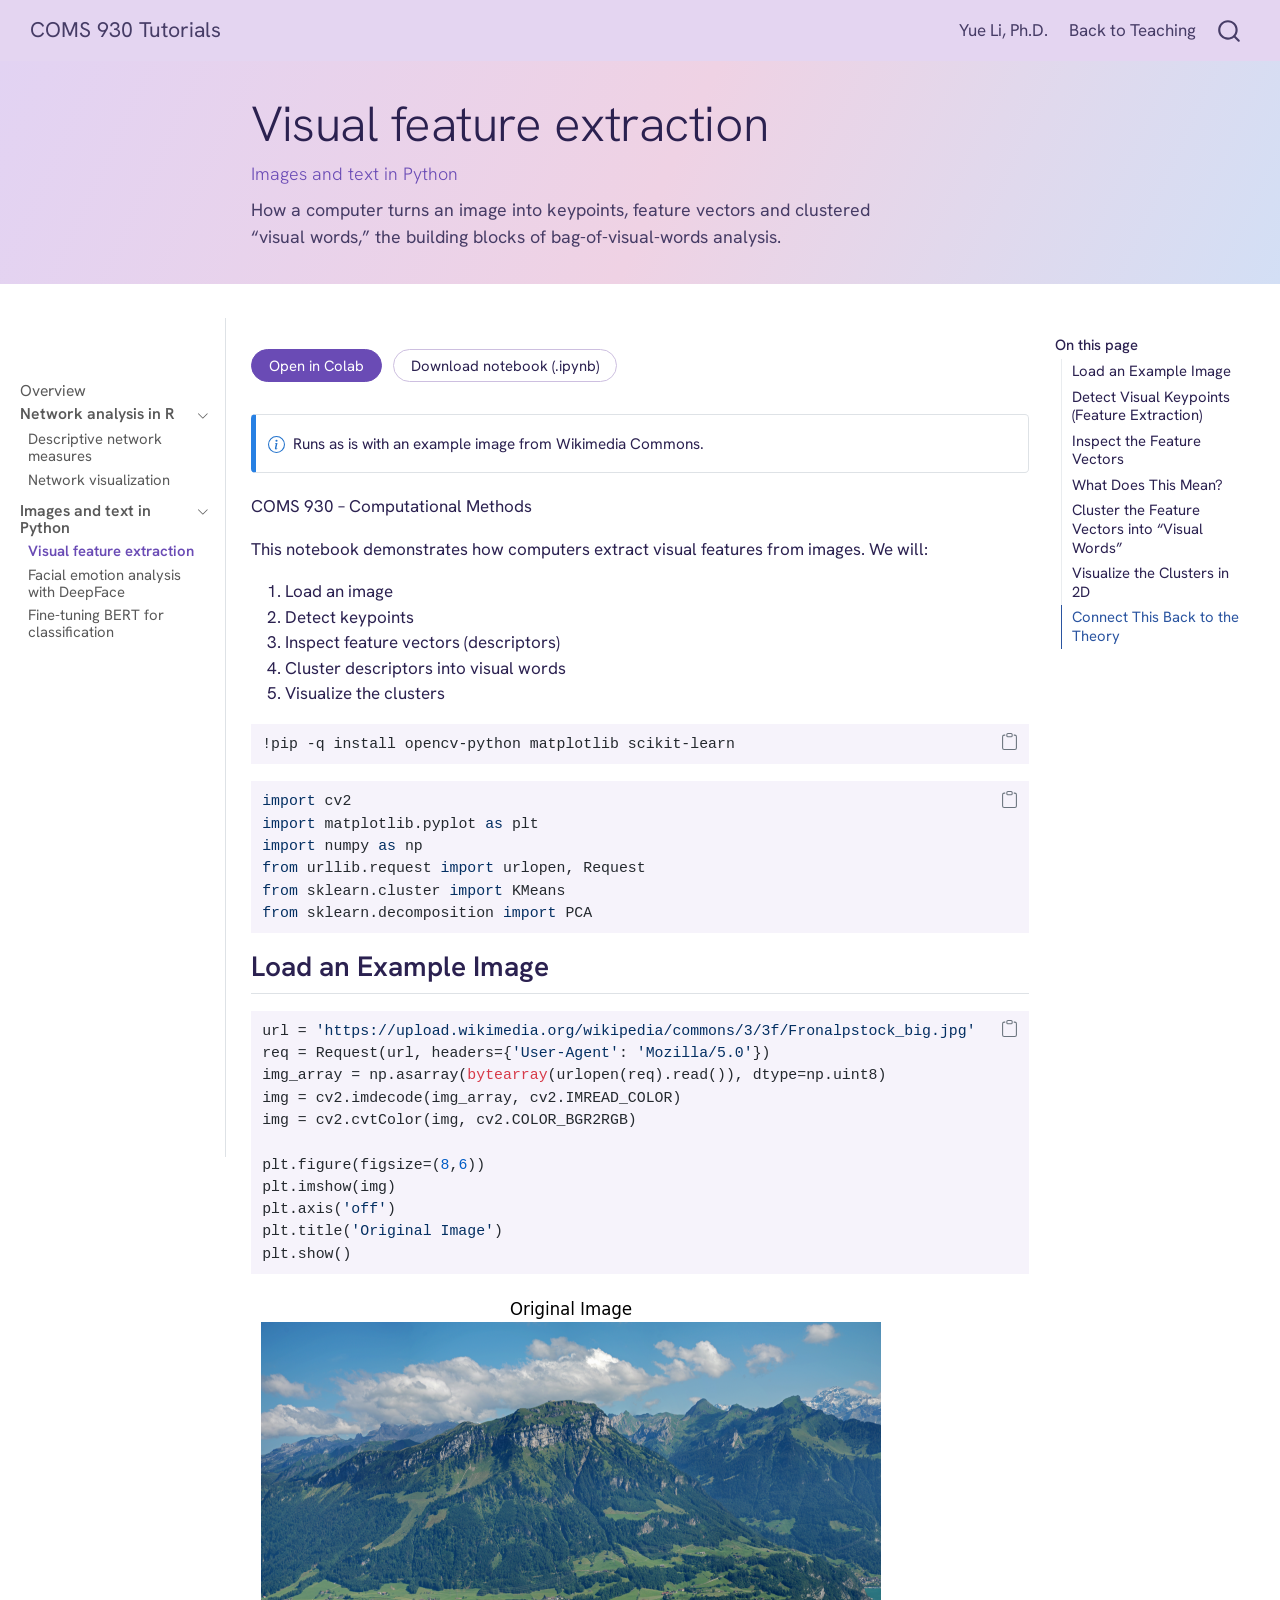
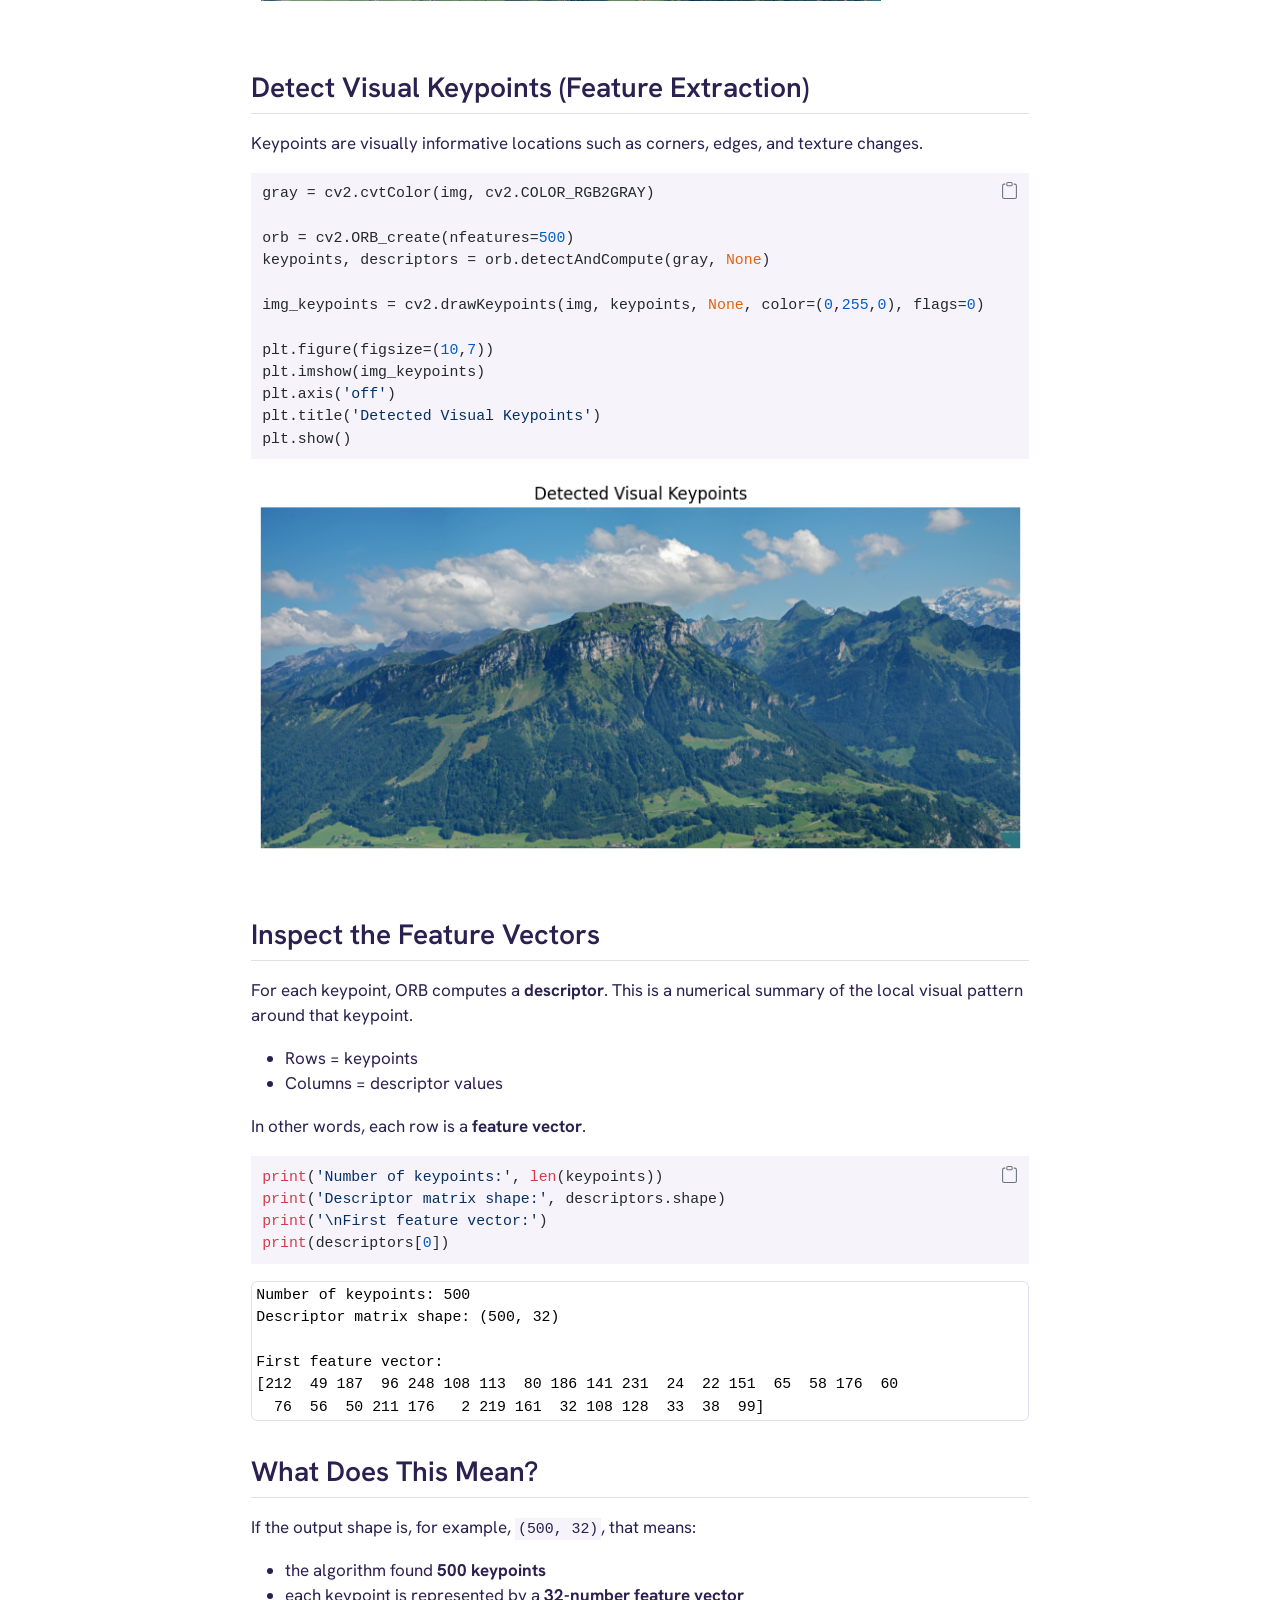
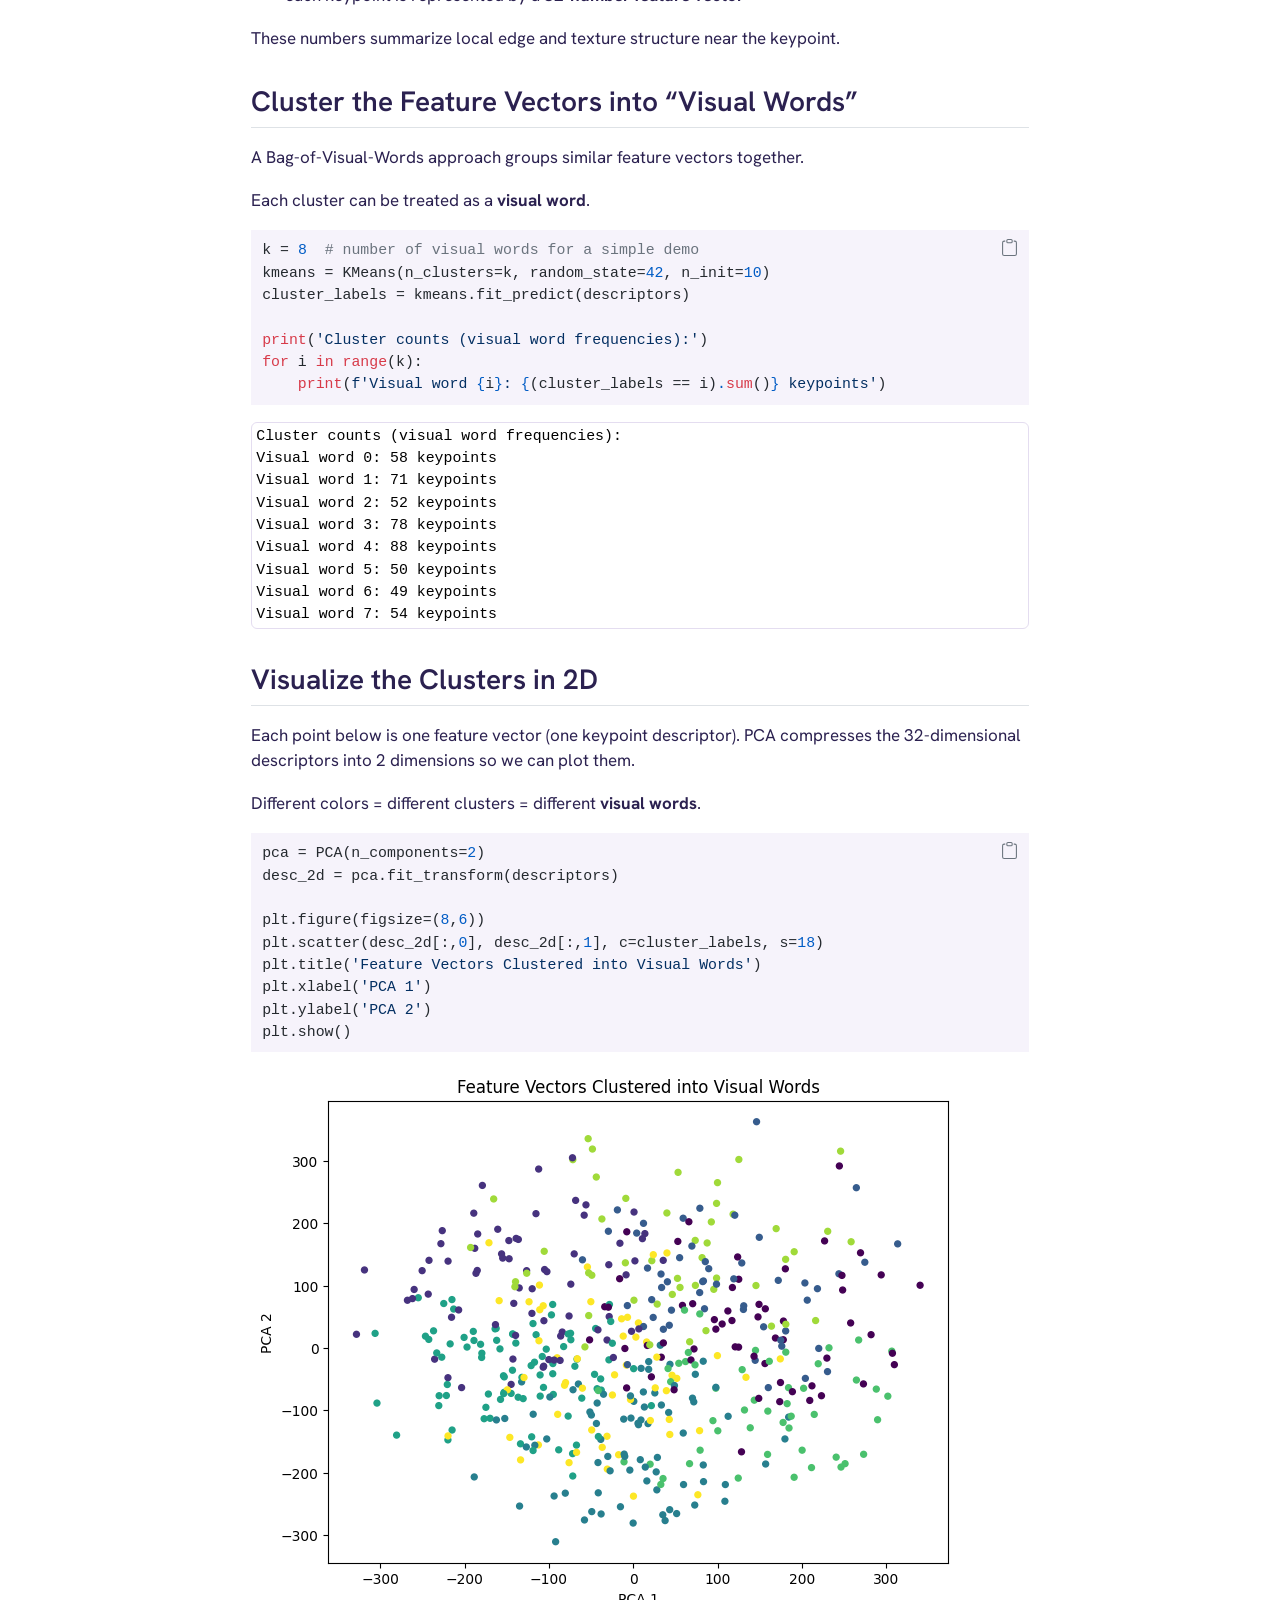
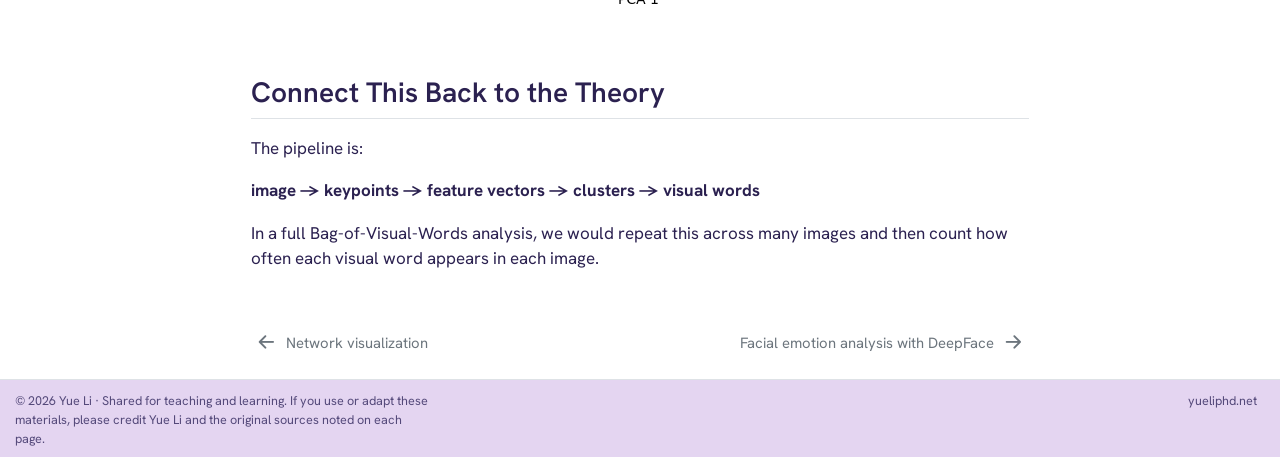
<file: tutorials/coms930/visual-feature-extraction.html>
<!DOCTYPE html>
<html xmlns="http://www.w3.org/1999/xhtml" lang="en" xml:lang="en"><head>

<meta charset="utf-8">
<meta name="generator" content="quarto-1.11.9">

<meta name="viewport" content="width=device-width, initial-scale=1.0, user-scalable=yes">

<meta name="description" content="How a computer turns an image into keypoints, feature vectors and clustered “visual words,” the building blocks of bag-of-visual-words analysis.">

<title>Visual feature extraction – COMS 930 Tutorials</title>
<style>
/* Default styles provided by pandoc.
** See https://pandoc.org/MANUAL.html#variables-for-html for config info.
*/
span.smallcaps{font-variant: small-caps;}
div.columns{display: flex; gap: 1.5em;}
div.column{flex: auto;}
@media screen {
div.columns{gap: min(4vw, 1.5em);}
div.column{overflow-x: auto;}
}
div.hanging-indent{margin-left: 1.5em; text-indent: -1.5em;}
ul.task-list{list-style: none;}
ul.task-list li input[type="checkbox"] {
  width: 0.8em;
  margin: 0 0.8em 0.2em -1em; /* quarto-specific, see https://github.com/quarto-dev/quarto-cli/issues/4556 */ 
  vertical-align: middle;
}
/* CSS for syntax highlighting */
html { -webkit-text-size-adjust: 100%; }
pre > code.sourceCode { white-space: pre; position: relative; }
pre > code.sourceCode > span { display: inline-block; line-height: 1.25; }
pre > code.sourceCode > span:empty { height: 1.2em; }
.sourceCode { overflow: visible; }
code.sourceCode > span { color: inherit; text-decoration: inherit; }
div.sourceCode { margin: 1em 0; }
pre.sourceCode { margin: 0; }
@media screen {
div.sourceCode { overflow: auto; }
}
@media print {
pre > code.sourceCode { white-space: pre-wrap; }
pre > code.sourceCode > span { text-indent: -5em; padding-left: 5em; }
}
pre.numberSource code
  { counter-reset: source-line 0; }
pre.numberSource code > span
  { position: relative; left: -4em; counter-increment: source-line; }
pre.numberSource code > span > a:first-child::before
  { content: counter(source-line);
    position: relative; left: -1em; text-align: right; vertical-align: baseline;
    border: none; display: inline-block;
    -webkit-touch-callout: none; -webkit-user-select: none;
    -khtml-user-select: none; -moz-user-select: none;
    -ms-user-select: none; user-select: none;
    padding: 0 4px; width: 4em;
  }
pre.numberSource { margin-left: 3em;  padding-left: 4px; }
div.sourceCode
  {   }
@media screen {
pre > code.sourceCode > span > a:first-child::before { text-decoration: underline; }
}
</style>


<script src="site_libs/quarto-nav/quarto-nav.js"></script>
<script src="site_libs/quarto-nav/headroom.min.js"></script>
<script src="site_libs/clipboard/clipboard.min.js"></script>
<script src="site_libs/quarto-search/autocomplete.umd.js"></script>
<script src="site_libs/quarto-search/fuse.min.js"></script>
<script src="site_libs/quarto-search/quarto-search.js"></script>
<meta name="quarto:offset" content="./">
<link href="./deepface-emotion-analysis.html" rel="next">
<link href="./lab-2-network-visualization.html" rel="prev">
<link href="./favicon.svg" rel="icon" type="image/svg+xml">
<script src="site_libs/quarto-html/quarto.js" type="module"></script>
<script src="site_libs/quarto-html/tabsets/tabsets.js" type="module"></script>
<script src="site_libs/quarto-html/scrollable-regions/scrollable-regions.js" type="module"></script>
<script src="site_libs/quarto-html/popper.min.js"></script>
<script src="site_libs/quarto-html/tippy.umd.min.js"></script>
<script src="site_libs/quarto-html/anchor.min.js"></script>
<link href="site_libs/quarto-html/tippy.css" rel="stylesheet">
<link href="site_libs/quarto-html/quarto-syntax-highlighting-5de16f5e46225c21e2daa90d340bf64f.css" rel="stylesheet" id="quarto-text-highlighting-styles">
<script src="site_libs/bootstrap/bootstrap.min.js"></script>
<link href="site_libs/bootstrap/bootstrap-icons.css" rel="stylesheet">
<link href="site_libs/bootstrap/bootstrap-1171c318fa4c1bf01623d3ff22905a2b.min.css" rel="stylesheet" append-hash="true" id="quarto-bootstrap" data-mode="light">
<script id="quarto-search-options" type="application/json">{
  "location": "navbar",
  "copy-button": false,
  "collapse-after": 3,
  "panel-placement": "end",
  "type": "overlay",
  "limit": 50,
  "keyboard-shortcut": [
    "f",
    "/",
    "s"
  ],
  "show-item-context": false,
  "language": {
    "search-no-results-text": "No results",
    "search-matching-documents-text": "matching documents",
    "search-copy-link-title": "Copy link to search",
    "search-hide-matches-text": "Hide additional matches",
    "search-more-match-text": "more match in this document",
    "search-more-matches-text": "more matches in this document",
    "search-clear-button-title": "Clear",
    "search-text-placeholder": "",
    "search-detached-cancel-button-title": "Cancel",
    "search-submit-button-title": "Submit",
    "search-label": "Search"
  }
}</script>
<style>html{ scroll-behavior: smooth; }</style>
<style>

      .quarto-title-block .quarto-title-banner h1,
      .quarto-title-block .quarto-title-banner h2,
      .quarto-title-block .quarto-title-banner h3,
      .quarto-title-block .quarto-title-banner h4,
      .quarto-title-block .quarto-title-banner h5,
      .quarto-title-block .quarto-title-banner h6
      {
        color: #2b2150;
      }

      .quarto-title-block .quarto-title-banner {
        color: #2b2150;
background: #e4d5f1;
      }
</style>
<link rel="preconnect" href="https://fonts.googleapis.com">
<link rel="preconnect" href="https://fonts.gstatic.com" crossorigin="">
<link href="https://fonts.googleapis.com/css2?family=Hanken+Grotesk:ital,wght@0,300;0,400;0,500;0,600;1,400&amp;display=swap" rel="stylesheet">


</head>

<body class="nav-sidebar docked nav-fixed quarto-light"><a id="quarto-skip-link" class="visually-hidden-focusable" href="#quarto-document-content">Skip to main content</a>

<div id="quarto-search-results"></div>
  <header id="quarto-header" class="headroom fixed-top quarto-banner">
    <nav class="navbar navbar-expand-lg " data-bs-theme="dark" aria-label="Site">
      <div class="navbar-container container-fluid">
      <div class="navbar-brand-container mx-auto">
    <a class="navbar-brand" href="./index.html">
    <span class="navbar-title">COMS 930 Tutorials</span>
    </a>
  </div>
          <button class="navbar-toggler" type="button" data-bs-toggle="collapse" data-bs-target="#navbarCollapse" aria-controls="navbarCollapse" aria-expanded="false" aria-label="Toggle navigation" onclick="if (window.quartoToggleHeadroom) { window.quartoToggleHeadroom(); }">
  <span class="navbar-toggler-icon"></span>
</button>
          <div class="collapse navbar-collapse" id="navbarCollapse">
            <ul class="navbar-nav navbar-nav-scroll ms-auto">
  <li class="nav-item">
    <a class="nav-link" href="https://yueliphd.net/"> 
<span class="menu-text">Yue Li, Ph.D.</span></a>
  </li>  
  <li class="nav-item">
    <a class="nav-link" href="https://yueliphd.net/#teaching"> 
<span class="menu-text">Back to Teaching</span></a>
  </li>  
</ul>
          </div> <!-- /navcollapse -->
            <div class="quarto-navbar-tools">
</div>
            <div id="quarto-search" class="" title="Search"></div>
      </div> <!-- /container-fluid -->
    </nav>
  <nav class="quarto-secondary-nav" aria-label="Toolbar">
    <div class="container-fluid d-flex">
      <button type="button" class="quarto-btn-toggle btn" data-bs-toggle="collapse" role="button" data-bs-target=".quarto-sidebar-collapse-item" aria-controls="quarto-sidebar" aria-expanded="false" aria-label="Toggle sidebar navigation" onclick="if (window.quartoToggleHeadroom) { window.quartoToggleHeadroom(); }">
        <i class="bi bi-layout-text-sidebar-reverse"></i>
      </button>
        <a class="flex-grow-1 no-decor" data-bs-toggle="collapse" data-bs-target=".quarto-sidebar-collapse-item" onclick="if (window.quartoToggleHeadroom) { window.quartoToggleHeadroom(); }">      
          <h1 class="quarto-secondary-nav-title">Visual feature extraction</h1>
        </a>     
      <button type="button" class="btn quarto-search-button" aria-label="Search" onclick="window.quartoOpenSearch();">
        <i class="bi bi-search"></i>
      </button>
    </div>
  </nav>
</header>
<!-- content -->
<header id="title-block-header" class="quarto-title-block default page-columns page-full">
  <div class="quarto-title-banner page-columns page-full">
    <div class="quarto-title column-body">
      <h1 class="title d-none d-lg-block">Visual feature extraction</h1>
            <p class="subtitle lead">Images and text in Python</p>
                  <div>
        <div class="description">
          How a computer turns an image into keypoints, feature vectors and clustered “visual words,” the building blocks of bag-of-visual-words analysis.
        </div>
      </div>
                </div>
  </div>
    
  
  <div class="quarto-title-meta">

      
    
      
    </div>
    
  
  </header><div id="quarto-content" class="quarto-container page-columns page-rows-contents page-layout-article page-navbar">
<!-- sidebar -->
  <nav id="quarto-sidebar" class="sidebar collapse collapse-horizontal quarto-sidebar-collapse-item sidebar-navigation docked overflow-auto" aria-label="Section">
        <div class="mt-2 flex-shrink-0 align-items-center">
        <div class="sidebar-search">
        <div id="quarto-search" class="" title="Search"></div>
        </div>
        </div>
    <div class="sidebar-menu-container"> 
    <ul class="list-unstyled mt-1">
        <li class="sidebar-item">
  <div class="sidebar-item-container"> 
  <a href="./index.html" class="sidebar-item-text sidebar-link">
 <span class="menu-text">Overview</span></a>
  </div>
</li>
        <li class="sidebar-item sidebar-item-section">
      <div class="sidebar-item-container"> 
            <button type="button" class="sidebar-item-text sidebar-item-toggle sidebar-link text-start" data-bs-toggle="collapse" data-bs-target="#quarto-sidebar-section-1" aria-controls="quarto-sidebar-section-1" aria-expanded="true">
 <span class="menu-text" id="quarto-sidebar-section-1-label">Network analysis in R</span><i class="bi bi-chevron-right" aria-hidden="true"></i></button>
      </div>
      <ul id="quarto-sidebar-section-1" aria-labelledby="quarto-sidebar-section-1-label" class="collapse list-unstyled sidebar-section depth1 show">  
          <li class="sidebar-item">
  <div class="sidebar-item-container"> 
  <a href="./lab-1-network-measures.html" class="sidebar-item-text sidebar-link">
 <span class="menu-text">Descriptive network measures</span></a>
  </div>
</li>
          <li class="sidebar-item">
  <div class="sidebar-item-container"> 
  <a href="./lab-2-network-visualization.html" class="sidebar-item-text sidebar-link">
 <span class="menu-text">Network visualization</span></a>
  </div>
</li>
      </ul>
  </li>
        <li class="sidebar-item sidebar-item-section">
      <div class="sidebar-item-container"> 
            <button type="button" class="sidebar-item-text sidebar-item-toggle sidebar-link text-start" data-bs-toggle="collapse" data-bs-target="#quarto-sidebar-section-2" aria-controls="quarto-sidebar-section-2" aria-expanded="true">
 <span class="menu-text" id="quarto-sidebar-section-2-label">Images and text in Python</span><i class="bi bi-chevron-right" aria-hidden="true"></i></button>
      </div>
      <ul id="quarto-sidebar-section-2" aria-labelledby="quarto-sidebar-section-2-label" class="collapse list-unstyled sidebar-section depth1 show">  
          <li class="sidebar-item">
  <div class="sidebar-item-container"> 
  <a href="./visual-feature-extraction.html" class="sidebar-item-text sidebar-link active">
 <span class="menu-text">Visual feature extraction</span></a>
  </div>
</li>
          <li class="sidebar-item">
  <div class="sidebar-item-container"> 
  <a href="./deepface-emotion-analysis.html" class="sidebar-item-text sidebar-link">
 <span class="menu-text">Facial emotion analysis with DeepFace</span></a>
  </div>
</li>
          <li class="sidebar-item">
  <div class="sidebar-item-container"> 
  <a href="./bert-supervised-learning.html" class="sidebar-item-text sidebar-link">
 <span class="menu-text">Fine-tuning BERT for classification</span></a>
  </div>
</li>
      </ul>
  </li>
    </ul>
    </div>
</nav>
<div id="quarto-sidebar-glass" class="quarto-sidebar-collapse-item" data-bs-toggle="collapse" data-bs-target=".quarto-sidebar-collapse-item"></div>
<!-- margin-sidebar -->
    <div id="quarto-margin-sidebar" class="sidebar margin-sidebar">
        <nav id="TOC" role="doc-toc" aria-labelledby="toc-title" class="toc-active">
    <h2 id="toc-title">On this page</h2>
   
  <ul>
  <li><a href="#load-an-example-image" id="toc-load-an-example-image" class="nav-link active" data-scroll-target="#load-an-example-image">Load an Example Image</a></li>
  <li><a href="#detect-visual-keypoints-feature-extraction" id="toc-detect-visual-keypoints-feature-extraction" class="nav-link" data-scroll-target="#detect-visual-keypoints-feature-extraction">Detect Visual Keypoints (Feature Extraction)</a></li>
  <li><a href="#inspect-the-feature-vectors" id="toc-inspect-the-feature-vectors" class="nav-link" data-scroll-target="#inspect-the-feature-vectors">Inspect the Feature Vectors</a></li>
  <li><a href="#what-does-this-mean" id="toc-what-does-this-mean" class="nav-link" data-scroll-target="#what-does-this-mean">What Does This Mean?</a></li>
  <li><a href="#cluster-the-feature-vectors-into-visual-words" id="toc-cluster-the-feature-vectors-into-visual-words" class="nav-link" data-scroll-target="#cluster-the-feature-vectors-into-visual-words">Cluster the Feature Vectors into “Visual Words”</a></li>
  <li><a href="#visualize-the-clusters-in-2d" id="toc-visualize-the-clusters-in-2d" class="nav-link" data-scroll-target="#visualize-the-clusters-in-2d">Visualize the Clusters in 2D</a></li>
  <li><a href="#connect-this-back-to-the-theory" id="toc-connect-this-back-to-the-theory" class="nav-link" data-scroll-target="#connect-this-back-to-the-theory">Connect This Back to the Theory</a></li>
  </ul>
</nav>
    </div>
<!-- main -->
<main class="content quarto-banner-title-block" id="quarto-document-content" tabindex="-1">





<p><a href="https://colab.research.google.com/github/yueliosu/yueliphd.net/blob/main/tutorials/coms930/visual-feature-extraction.ipynb" class="btn btn-primary btn-sm">Open in Colab</a> <a href="./visual-feature-extraction.html" class="btn btn-outline-primary btn-sm">Download notebook (.ipynb)</a></p>
<div class="callout callout-style-simple callout-note">
<div class="callout-body d-flex">
<div class="callout-icon-container">
<i class="callout-icon"></i>
</div>
<div class="callout-body-container">
<p>Runs as is with an example image from Wikimedia Commons.</p>
</div>
</div>
</div>
<p>COMS 930 – Computational Methods</p>
<p>This notebook demonstrates how computers extract visual features from images. We will:</p>
<ol type="1">
<li>Load an image</li>
<li>Detect keypoints</li>
<li>Inspect feature vectors (descriptors)</li>
<li>Cluster descriptors into visual words</li>
<li>Visualize the clusters</li>
</ol>
<div id="cell-3" class="cell">
<div class="code-copy-outer-scaffold"><div class="sourceCode cell-code" id="cb1"><pre class="sourceCode python code-with-copy"><code class="sourceCode python"><span id="cb1-1"><a href="#cb1-1" aria-hidden="true" tabindex="-1"></a><span class="op">!</span>pip <span class="op">-</span>q install opencv<span class="op">-</span>python matplotlib scikit<span class="op">-</span>learn</span></code></pre></div><button title="Copy to Clipboard" class="code-copy-button"><i class="bi"></i></button></div>
</div>
<div id="cell-4" class="cell">
<div class="code-copy-outer-scaffold"><div class="sourceCode cell-code" id="cb2"><pre class="sourceCode python code-with-copy"><code class="sourceCode python"><span id="cb2-1"><a href="#cb2-1" aria-hidden="true" tabindex="-1"></a><span class="im">import</span> cv2</span>
<span id="cb2-2"><a href="#cb2-2" aria-hidden="true" tabindex="-1"></a><span class="im">import</span> matplotlib.pyplot <span class="im">as</span> plt</span>
<span id="cb2-3"><a href="#cb2-3" aria-hidden="true" tabindex="-1"></a><span class="im">import</span> numpy <span class="im">as</span> np</span>
<span id="cb2-4"><a href="#cb2-4" aria-hidden="true" tabindex="-1"></a><span class="im">from</span> urllib.request <span class="im">import</span> urlopen, Request</span>
<span id="cb2-5"><a href="#cb2-5" aria-hidden="true" tabindex="-1"></a><span class="im">from</span> sklearn.cluster <span class="im">import</span> KMeans</span>
<span id="cb2-6"><a href="#cb2-6" aria-hidden="true" tabindex="-1"></a><span class="im">from</span> sklearn.decomposition <span class="im">import</span> PCA</span></code></pre></div><button title="Copy to Clipboard" class="code-copy-button"><i class="bi"></i></button></div>
</div>
<section id="load-an-example-image" class="level2">
<h2 class="anchored" data-anchor-id="load-an-example-image">Load an Example Image</h2>
<div id="cell-6" class="cell" data-quarto-private-1="{&quot;key&quot;:&quot;colab&quot;,&quot;value&quot;:{&quot;base_uri&quot;:&quot;https://localhost:8080/&quot;,&quot;height&quot;:337}}" data-outputid="7f86c82f-e1de-43f0-daa1-7727c0886e1e">
<div class="code-copy-outer-scaffold"><div class="sourceCode cell-code" id="cb3"><pre class="sourceCode python code-with-copy"><code class="sourceCode python"><span id="cb3-1"><a href="#cb3-1" aria-hidden="true" tabindex="-1"></a>url <span class="op">=</span> <span class="st">'https://upload.wikimedia.org/wikipedia/commons/3/3f/Fronalpstock_big.jpg'</span></span>
<span id="cb3-2"><a href="#cb3-2" aria-hidden="true" tabindex="-1"></a>req <span class="op">=</span> Request(url, headers<span class="op">=</span>{<span class="st">'User-Agent'</span>: <span class="st">'Mozilla/5.0'</span>})</span>
<span id="cb3-3"><a href="#cb3-3" aria-hidden="true" tabindex="-1"></a>img_array <span class="op">=</span> np.asarray(<span class="bu">bytearray</span>(urlopen(req).read()), dtype<span class="op">=</span>np.uint8)</span>
<span id="cb3-4"><a href="#cb3-4" aria-hidden="true" tabindex="-1"></a>img <span class="op">=</span> cv2.imdecode(img_array, cv2.IMREAD_COLOR)</span>
<span id="cb3-5"><a href="#cb3-5" aria-hidden="true" tabindex="-1"></a>img <span class="op">=</span> cv2.cvtColor(img, cv2.COLOR_BGR2RGB)</span>
<span id="cb3-6"><a href="#cb3-6" aria-hidden="true" tabindex="-1"></a></span>
<span id="cb3-7"><a href="#cb3-7" aria-hidden="true" tabindex="-1"></a>plt.figure(figsize<span class="op">=</span>(<span class="dv">8</span>,<span class="dv">6</span>))</span>
<span id="cb3-8"><a href="#cb3-8" aria-hidden="true" tabindex="-1"></a>plt.imshow(img)</span>
<span id="cb3-9"><a href="#cb3-9" aria-hidden="true" tabindex="-1"></a>plt.axis(<span class="st">'off'</span>)</span>
<span id="cb3-10"><a href="#cb3-10" aria-hidden="true" tabindex="-1"></a>plt.title(<span class="st">'Original Image'</span>)</span>
<span id="cb3-11"><a href="#cb3-11" aria-hidden="true" tabindex="-1"></a>plt.show()</span></code></pre></div><button title="Copy to Clipboard" class="code-copy-button"><i class="bi"></i></button></div>
<div class="cell-output cell-output-display">
<div>
<figure class="figure">
<p><img src="visual-feature-extraction_files/figure-html/cell-4-output-1.png" class="img-fluid figure-img"></p>
</figure>
</div>
</div>
</div>
</section>
<section id="detect-visual-keypoints-feature-extraction" class="level2">
<h2 class="anchored" data-anchor-id="detect-visual-keypoints-feature-extraction">Detect Visual Keypoints (Feature Extraction)</h2>
<p>Keypoints are visually informative locations such as corners, edges, and texture changes.</p>
<div id="cell-8" class="cell" data-quarto-private-1="{&quot;key&quot;:&quot;colab&quot;,&quot;value&quot;:{&quot;base_uri&quot;:&quot;https://localhost:8080/&quot;,&quot;height&quot;:407}}" data-outputid="6d24e7bc-747f-4202-ef9b-5a60aea20cd6">
<div class="code-copy-outer-scaffold"><div class="sourceCode cell-code" id="cb4"><pre class="sourceCode python code-with-copy"><code class="sourceCode python"><span id="cb4-1"><a href="#cb4-1" aria-hidden="true" tabindex="-1"></a>gray <span class="op">=</span> cv2.cvtColor(img, cv2.COLOR_RGB2GRAY)</span>
<span id="cb4-2"><a href="#cb4-2" aria-hidden="true" tabindex="-1"></a></span>
<span id="cb4-3"><a href="#cb4-3" aria-hidden="true" tabindex="-1"></a>orb <span class="op">=</span> cv2.ORB_create(nfeatures<span class="op">=</span><span class="dv">500</span>)</span>
<span id="cb4-4"><a href="#cb4-4" aria-hidden="true" tabindex="-1"></a>keypoints, descriptors <span class="op">=</span> orb.detectAndCompute(gray, <span class="va">None</span>)</span>
<span id="cb4-5"><a href="#cb4-5" aria-hidden="true" tabindex="-1"></a></span>
<span id="cb4-6"><a href="#cb4-6" aria-hidden="true" tabindex="-1"></a>img_keypoints <span class="op">=</span> cv2.drawKeypoints(img, keypoints, <span class="va">None</span>, color<span class="op">=</span>(<span class="dv">0</span>,<span class="dv">255</span>,<span class="dv">0</span>), flags<span class="op">=</span><span class="dv">0</span>)</span>
<span id="cb4-7"><a href="#cb4-7" aria-hidden="true" tabindex="-1"></a></span>
<span id="cb4-8"><a href="#cb4-8" aria-hidden="true" tabindex="-1"></a>plt.figure(figsize<span class="op">=</span>(<span class="dv">10</span>,<span class="dv">7</span>))</span>
<span id="cb4-9"><a href="#cb4-9" aria-hidden="true" tabindex="-1"></a>plt.imshow(img_keypoints)</span>
<span id="cb4-10"><a href="#cb4-10" aria-hidden="true" tabindex="-1"></a>plt.axis(<span class="st">'off'</span>)</span>
<span id="cb4-11"><a href="#cb4-11" aria-hidden="true" tabindex="-1"></a>plt.title(<span class="st">'Detected Visual Keypoints'</span>)</span>
<span id="cb4-12"><a href="#cb4-12" aria-hidden="true" tabindex="-1"></a>plt.show()</span></code></pre></div><button title="Copy to Clipboard" class="code-copy-button"><i class="bi"></i></button></div>
<div class="cell-output cell-output-display">
<div>
<figure class="figure">
<p><img src="visual-feature-extraction_files/figure-html/cell-5-output-1.png" class="img-fluid figure-img"></p>
</figure>
</div>
</div>
</div>
</section>
<section id="inspect-the-feature-vectors" class="level2">
<h2 class="anchored" data-anchor-id="inspect-the-feature-vectors">Inspect the Feature Vectors</h2>
<p>For each keypoint, ORB computes a <strong>descriptor</strong>. This is a numerical summary of the local visual pattern around that keypoint.</p>
<ul>
<li>Rows = keypoints</li>
<li>Columns = descriptor values</li>
</ul>
<p>In other words, each row is a <strong>feature vector</strong>.</p>
<div id="cell-10" class="cell" data-quarto-private-1="{&quot;key&quot;:&quot;colab&quot;,&quot;value&quot;:{&quot;base_uri&quot;:&quot;https://localhost:8080/&quot;}}" data-outputid="47418d62-8eb2-4bb7-896e-2d8b86486798">
<div class="code-copy-outer-scaffold"><div class="sourceCode cell-code" id="cb5"><pre class="sourceCode python code-with-copy"><code class="sourceCode python"><span id="cb5-1"><a href="#cb5-1" aria-hidden="true" tabindex="-1"></a><span class="bu">print</span>(<span class="st">'Number of keypoints:'</span>, <span class="bu">len</span>(keypoints))</span>
<span id="cb5-2"><a href="#cb5-2" aria-hidden="true" tabindex="-1"></a><span class="bu">print</span>(<span class="st">'Descriptor matrix shape:'</span>, descriptors.shape)</span>
<span id="cb5-3"><a href="#cb5-3" aria-hidden="true" tabindex="-1"></a><span class="bu">print</span>(<span class="st">'</span><span class="ch">\n</span><span class="st">First feature vector:'</span>)</span>
<span id="cb5-4"><a href="#cb5-4" aria-hidden="true" tabindex="-1"></a><span class="bu">print</span>(descriptors[<span class="dv">0</span>])</span></code></pre></div><button title="Copy to Clipboard" class="code-copy-button"><i class="bi"></i></button></div>
<div class="cell-output cell-output-stdout">
<pre><code>Number of keypoints: 500
Descriptor matrix shape: (500, 32)

First feature vector:
[212  49 187  96 248 108 113  80 186 141 231  24  22 151  65  58 176  60
  76  56  50 211 176   2 219 161  32 108 128  33  38  99]</code></pre>
</div>
</div>
</section>
<section id="what-does-this-mean" class="level2">
<h2 class="anchored" data-anchor-id="what-does-this-mean">What Does This Mean?</h2>
<p>If the output shape is, for example, <code>(500, 32)</code>, that means:</p>
<ul>
<li>the algorithm found <strong>500 keypoints</strong></li>
<li>each keypoint is represented by a <strong>32-number feature vector</strong></li>
</ul>
<p>These numbers summarize local edge and texture structure near the keypoint.</p>
</section>
<section id="cluster-the-feature-vectors-into-visual-words" class="level2">
<h2 class="anchored" data-anchor-id="cluster-the-feature-vectors-into-visual-words">Cluster the Feature Vectors into “Visual Words”</h2>
<p>A Bag-of-Visual-Words approach groups similar feature vectors together.</p>
<p>Each cluster can be treated as a <strong>visual word</strong>.</p>
<div id="cell-13" class="cell" data-quarto-private-1="{&quot;key&quot;:&quot;colab&quot;,&quot;value&quot;:{&quot;base_uri&quot;:&quot;https://localhost:8080/&quot;}}" data-outputid="f47ff2bf-ef64-4fba-8b77-6086fc003067">
<div class="code-copy-outer-scaffold"><div class="sourceCode cell-code" id="cb7"><pre class="sourceCode python code-with-copy"><code class="sourceCode python"><span id="cb7-1"><a href="#cb7-1" aria-hidden="true" tabindex="-1"></a>k <span class="op">=</span> <span class="dv">8</span>  <span class="co"># number of visual words for a simple demo</span></span>
<span id="cb7-2"><a href="#cb7-2" aria-hidden="true" tabindex="-1"></a>kmeans <span class="op">=</span> KMeans(n_clusters<span class="op">=</span>k, random_state<span class="op">=</span><span class="dv">42</span>, n_init<span class="op">=</span><span class="dv">10</span>)</span>
<span id="cb7-3"><a href="#cb7-3" aria-hidden="true" tabindex="-1"></a>cluster_labels <span class="op">=</span> kmeans.fit_predict(descriptors)</span>
<span id="cb7-4"><a href="#cb7-4" aria-hidden="true" tabindex="-1"></a></span>
<span id="cb7-5"><a href="#cb7-5" aria-hidden="true" tabindex="-1"></a><span class="bu">print</span>(<span class="st">'Cluster counts (visual word frequencies):'</span>)</span>
<span id="cb7-6"><a href="#cb7-6" aria-hidden="true" tabindex="-1"></a><span class="cf">for</span> i <span class="kw">in</span> <span class="bu">range</span>(k):</span>
<span id="cb7-7"><a href="#cb7-7" aria-hidden="true" tabindex="-1"></a>    <span class="bu">print</span>(<span class="ss">f'Visual word </span><span class="sc">{</span>i<span class="sc">}</span><span class="ss">: </span><span class="sc">{</span>(cluster_labels <span class="op">==</span> i)<span class="sc">.</span><span class="bu">sum</span>()<span class="sc">}</span><span class="ss"> keypoints'</span>)</span></code></pre></div><button title="Copy to Clipboard" class="code-copy-button"><i class="bi"></i></button></div>
<div class="cell-output cell-output-stdout">
<pre><code>Cluster counts (visual word frequencies):
Visual word 0: 58 keypoints
Visual word 1: 71 keypoints
Visual word 2: 52 keypoints
Visual word 3: 78 keypoints
Visual word 4: 88 keypoints
Visual word 5: 50 keypoints
Visual word 6: 49 keypoints
Visual word 7: 54 keypoints</code></pre>
</div>
</div>
</section>
<section id="visualize-the-clusters-in-2d" class="level2">
<h2 class="anchored" data-anchor-id="visualize-the-clusters-in-2d">Visualize the Clusters in 2D</h2>
<p>Each point below is one feature vector (one keypoint descriptor). PCA compresses the 32-dimensional descriptors into 2 dimensions so we can plot them.</p>
<p>Different colors = different clusters = different <strong>visual words</strong>.</p>
<div id="cell-15" class="cell" data-quarto-private-1="{&quot;key&quot;:&quot;colab&quot;,&quot;value&quot;:{&quot;base_uri&quot;:&quot;https://localhost:8080/&quot;,&quot;height&quot;:564}}" data-outputid="1950fe0f-69d7-4076-dcb2-0c014e53c259">
<div class="code-copy-outer-scaffold"><div class="sourceCode cell-code" id="cb9"><pre class="sourceCode python code-with-copy"><code class="sourceCode python"><span id="cb9-1"><a href="#cb9-1" aria-hidden="true" tabindex="-1"></a>pca <span class="op">=</span> PCA(n_components<span class="op">=</span><span class="dv">2</span>)</span>
<span id="cb9-2"><a href="#cb9-2" aria-hidden="true" tabindex="-1"></a>desc_2d <span class="op">=</span> pca.fit_transform(descriptors)</span>
<span id="cb9-3"><a href="#cb9-3" aria-hidden="true" tabindex="-1"></a></span>
<span id="cb9-4"><a href="#cb9-4" aria-hidden="true" tabindex="-1"></a>plt.figure(figsize<span class="op">=</span>(<span class="dv">8</span>,<span class="dv">6</span>))</span>
<span id="cb9-5"><a href="#cb9-5" aria-hidden="true" tabindex="-1"></a>plt.scatter(desc_2d[:,<span class="dv">0</span>], desc_2d[:,<span class="dv">1</span>], c<span class="op">=</span>cluster_labels, s<span class="op">=</span><span class="dv">18</span>)</span>
<span id="cb9-6"><a href="#cb9-6" aria-hidden="true" tabindex="-1"></a>plt.title(<span class="st">'Feature Vectors Clustered into Visual Words'</span>)</span>
<span id="cb9-7"><a href="#cb9-7" aria-hidden="true" tabindex="-1"></a>plt.xlabel(<span class="st">'PCA 1'</span>)</span>
<span id="cb9-8"><a href="#cb9-8" aria-hidden="true" tabindex="-1"></a>plt.ylabel(<span class="st">'PCA 2'</span>)</span>
<span id="cb9-9"><a href="#cb9-9" aria-hidden="true" tabindex="-1"></a>plt.show()</span></code></pre></div><button title="Copy to Clipboard" class="code-copy-button"><i class="bi"></i></button></div>
<div class="cell-output cell-output-display">
<div>
<figure class="figure">
<p><img src="visual-feature-extraction_files/figure-html/cell-8-output-1.png" class="img-fluid figure-img"></p>
</figure>
</div>
</div>
</div>
</section>
<section id="connect-this-back-to-the-theory" class="level2">
<h2 class="anchored" data-anchor-id="connect-this-back-to-the-theory">Connect This Back to the Theory</h2>
<p>The pipeline is:</p>
<p><strong>image → keypoints → feature vectors → clusters → visual words</strong></p>
<p>In a full Bag-of-Visual-Words analysis, we would repeat this across many images and then count how often each visual word appears in each image.</p>


</section>

</main> <!-- /main -->
<script id="quarto-html-after-body" type="application/javascript">
  window.document.addEventListener("DOMContentLoaded", function (event) {
    const icon = "";
    const anchorJS = new window.AnchorJS();
    anchorJS.options = {
      placement: 'right',
      icon: icon
    };
    anchorJS.add('.anchored');
    const isCodeAnnotation = (el) => {
      for (const clz of el.classList) {
        if (clz.startsWith('code-annotation-')) {                     
          return true;
        }
      }
      return false;
    }
    const onCopySuccess = function(e) {
      // button target
      const button = e.trigger;
      // don't keep focus
      button.blur();
      // flash "checked"
      button.classList.add('code-copy-button-checked');
      var currentTitle = button.getAttribute("title");
      button.setAttribute("title", "Copied!");
      let tooltip;
      if (window.bootstrap) {
        button.setAttribute("data-bs-toggle", "tooltip");
        button.setAttribute("data-bs-placement", "left");
        button.setAttribute("data-bs-title", "Copied!");
        tooltip = new bootstrap.Tooltip(button, 
          { trigger: "manual", 
            customClass: "code-copy-button-tooltip",
            offset: [0, -8]});
        tooltip.show();    
      }
      setTimeout(function() {
        if (tooltip) {
          tooltip.hide();
          button.removeAttribute("data-bs-title");
          button.removeAttribute("data-bs-toggle");
          button.removeAttribute("data-bs-placement");
        }
        button.setAttribute("title", currentTitle);
        button.classList.remove('code-copy-button-checked');
      }, 1000);
      // clear code selection
      e.clearSelection();
    }
    const getTextToCopy = function(trigger) {
      const outerScaffold = trigger.parentElement.cloneNode(true);
      const codeEl = outerScaffold.querySelector('code');
      for (const childEl of codeEl.children) {
        if (isCodeAnnotation(childEl)) {
          childEl.remove();
        }
      }
      return codeEl.innerText;
    }
    const clipboard = new window.ClipboardJS('.code-copy-button:not([data-in-quarto-modal])', {
      text: getTextToCopy
    });
    clipboard.on('success', onCopySuccess);
    if (window.document.getElementById('quarto-embedded-source-code-modal')) {
      const clipboardModal = new window.ClipboardJS('.code-copy-button[data-in-quarto-modal]', {
        text: getTextToCopy,
        container: window.document.getElementById('quarto-embedded-source-code-modal')
      });
      clipboardModal.on('success', onCopySuccess);
    }
      var localhostRegex = new RegExp(/^(?:http|https):\/\/localhost\:?[0-9]*\//);
      var mailtoRegex = new RegExp(/^mailto:/);
        var filterRegex = new RegExp("https:\/\/yueliphd\.net\/tutorials\/coms930\/");
      var isInternal = (href) => {
          return filterRegex.test(href) || localhostRegex.test(href) || mailtoRegex.test(href);
      }
      // Inspect non-navigation links and adorn them if external
      window.quartoDecorateExternalLinks = function (root) {
     var links = (root || window.document).querySelectorAll('a[href]:not(.nav-link):not(.navbar-brand):not(.toc-action):not(.sidebar-link):not(.sidebar-item-toggle):not(.pagination-link):not(.no-external):not([aria-hidden]):not(.dropdown-item):not(.quarto-navigation-tool):not(.about-link)');
      for (var i=0; i<links.length; i++) {
        const link = links[i];
        if (!isInternal(link.href)) {
          // undo the damage that might have been done by quarto-nav.js in the case of
          // links that we want to consider external
          if (link.dataset.originalHref !== undefined) {
            link.href = link.dataset.originalHref;
          }
          if (!link.classList.contains('no-external-icon')) {
          }
        }
      }
      };
      window.quartoDecorateExternalLinks(window.document);
    // Esc closes the popup (WCAG 1.4.13) and focus leaving both trigger and
    // popup closes it (WCAG 2.4.11); tippy handles neither for interactive popups.
    const hideOnEscAndFocusOut = {
      name: 'hideOnEscAndFocusOut',
      defaultValue: true,
      fn(instance) {
        const dismiss = () => {
          // A show scheduled by the trigger delay would otherwise reopen it
          instance.clearDelayTimeouts();
          instance.hide();
        };
        const onKeyDown = (event) => {
          if (event.key !== 'Escape') {
            return;
          }
          // Keep Esc from also reaching page handlers (e.g. reveal.js overview),
          // except an open reveal.js slide menu, which Esc should close too.
          // The menu handles keys only when its keyboard option is on.
          const menuHandlesEsc = window.Reveal?.getPlugin?.('menu')?.isOpen() &&
            window.Reveal.getConfig().menu?.keyboard !== false;
          if (!menuHandlesEsc) {
            event.stopPropagation();
          }
          if (instance.popper.contains(window.document.activeElement)) {
            // Disabled while refocusing so the focus trigger does not reopen it
            instance.disable();
            instance.reference.focus();
            instance.enable();
          }
          dismiss();
        };
        const onFocusOut = (event) => {
          const target = event.relatedTarget;
          if (target && !instance.reference.contains(target) &&
              !instance.popper.contains(target)) {
            dismiss();
          }
        };
        // On the trigger too: a click trigger (code-annotations: select) has no
        // blur handling. Attached for the instance's lifetime so leaving the
        // trigger also cancels a show still pending on the trigger delay.
        instance.reference.addEventListener('focusout', onFocusOut);
        return {
          onShow() {
            window.document.addEventListener('keydown', onKeyDown, true);
            instance.popper.addEventListener('focusout', onFocusOut);
          },
          onHide() {
            window.document.removeEventListener('keydown', onKeyDown, true);
            instance.popper.removeEventListener('focusout', onFocusOut);
          },
          onDestroy() {
            instance.reference.removeEventListener('focusout', onFocusOut);
          },
        };
      },
    };
    function tippyHover(el, contentFn, onTriggerFn, onUntriggerFn) {
      const config = {
        allowHTML: true,
        maxWidth: 500,
        delay: 100,
        arrow: false,
        appendTo: function(el) {
            return el.parentElement;
        },
        interactive: true,
        interactiveBorder: 10,
        theme: 'quarto',
        placement: 'bottom-start',
        plugins: [hideOnEscAndFocusOut],
      };
      if (contentFn) {
        config.content = contentFn;
      }
      if (onTriggerFn) {
        config.onTrigger = onTriggerFn;
      }
      if (onUntriggerFn) {
        config.onUntrigger = onUntriggerFn;
      }
      window.tippy(el, config); 
    }
    const noterefs = window.document.querySelectorAll('a[role="doc-noteref"]');
    for (var i=0; i<noterefs.length; i++) {
      const ref = noterefs[i];
      tippyHover(ref, function() {
        // use id or data attribute instead here
        let href = ref.getAttribute('data-footnote-href') || ref.getAttribute('href');
        try { href = new URL(href).hash; } catch {}
        const id = href.replace(/^#\/?/, "");
        const note = window.document.getElementById(id);
        if (note) {
          return note.innerHTML;
        } else {
          return "";
        }
      });
    }
    const xrefs = window.document.querySelectorAll('a.quarto-xref');
    const processXRef = (id, note) => {
      // Strip column container classes
      const stripColumnClz = (el) => {
        el.classList.remove("page-full", "page-columns");
        if (el.children) {
          for (const child of el.children) {
            stripColumnClz(child);
          }
        }
      }
      stripColumnClz(note)
      if (id === null || id.startsWith('sec-')) {
        // Special case sections, only their first couple elements
        const container = document.createElement("div");
        if (note.children && note.children.length > 2) {
          container.appendChild(note.children[0].cloneNode(true));
          for (let i = 1; i < note.children.length; i++) {
            const child = note.children[i];
            if (child.tagName === "P" && child.innerText === "") {
              continue;
            } else {
              container.appendChild(child.cloneNode(true));
              break;
            }
          }
          if (window.Quarto?.typesetMath) {
            window.Quarto.typesetMath(container);
          }
          return container.innerHTML
        } else {
          if (window.Quarto?.typesetMath) {
            window.Quarto.typesetMath(note);
          }
          return note.innerHTML;
        }
      } else {
        // Remove any anchor links if they are present
        const anchorLink = note.querySelector('a.anchorjs-link');
        if (anchorLink) {
          anchorLink.remove();
        }
        if (window.Quarto?.typesetMath) {
          window.Quarto.typesetMath(note);
        }
        if (note.classList.contains("callout")) {
          return note.outerHTML;
        } else {
          return note.innerHTML;
        }
      }
    }
    for (var i=0; i<xrefs.length; i++) {
      const xref = xrefs[i];
      tippyHover(xref, undefined, function(instance) {
        instance.disable();
        let url = xref.getAttribute('href');
        let hash = undefined; 
        if (url.startsWith('#')) {
          hash = url;
        } else {
          try { hash = new URL(url).hash; } catch {}
        }
        if (hash) {
          const id = hash.replace(/^#\/?/, "");
          const note = window.document.getElementById(id);
          if (note !== null) {
            try {
              const html = processXRef(id, note.cloneNode(true));
              instance.setContent(html);
            } finally {
              instance.enable();
              instance.show();
            }
          } else {
            // See if we can fetch this
            fetch(url.split('#')[0])
            .then(res => res.text())
            .then(html => {
              const parser = new DOMParser();
              const htmlDoc = parser.parseFromString(html, "text/html");
              const note = htmlDoc.getElementById(id);
              if (note !== null) {
                const html = processXRef(id, note);
                instance.setContent(html);
              } 
            }).finally(() => {
              instance.enable();
              instance.show();
            });
          }
        } else {
          // See if we can fetch a full url (with no hash to target)
          // This is a special case and we should probably do some content thinning / targeting
          fetch(url)
          .then(res => res.text())
          .then(html => {
            const parser = new DOMParser();
            const htmlDoc = parser.parseFromString(html, "text/html");
            const note = htmlDoc.querySelector('main.content');
            if (note !== null) {
              // This should only happen for chapter cross references
              // (since there is no id in the URL)
              // remove the first header
              if (note.children.length > 0 && note.children[0].tagName === "HEADER") {
                note.children[0].remove();
              }
              const html = processXRef(null, note);
              instance.setContent(html);
            } 
          }).finally(() => {
            instance.enable();
            instance.show();
          });
        }
      }, function(instance) {
      });
    }
        let selectedAnnoteEl;
        const selectorForAnnotation = ( cell, annotation) => {
          let cellAttr = 'data-code-cell="' + cell + '"';
          let lineAttr = 'data-code-annotation="' +  annotation + '"';
          const selector = 'span[' + cellAttr + '][' + lineAttr + ']';
          return selector;
        }
        const selectCodeLines = (annoteEl) => {
          const doc = window.document;
          const targetCell = annoteEl.getAttribute("data-target-cell");
          const targetAnnotation = annoteEl.getAttribute("data-target-annotation");
          const annoteSpan = window.document.querySelector(selectorForAnnotation(targetCell, targetAnnotation));
          const lines = annoteSpan.getAttribute("data-code-lines").split(",");
          const lineIds = lines.map((line) => {
            return targetCell + "-" + line;
          })
          // Each band is positioned against its own containing block, which is
          // not the offsetParent of the lines, so place it from client rects.
          const placeBand = (band, firstEl, lastEl, codeBlock) => {
            const container = band.offsetParent;
            if (container === null) {
              return;
            }
            const containerRect = container.getBoundingClientRect();
            // Reveal.js scales slides with a transform, so convert client
            // pixels back to the CSS pixels of the container.
            const scale = containerRect.height / container.offsetHeight || 1;
            const firstRect = firstEl.getBoundingClientRect();
            const lastRect = lastEl.getBoundingClientRect();
            const top = (firstRect.top - containerRect.top) / scale - container.clientTop + container.scrollTop;
            const height = (lastRect.bottom - firstRect.top) / scale;
            band.style.top = top - 2 + "px";
            band.style.height = height + 4 + "px";
            if (codeBlock) {
              // Without the copy button wrapper, the containing block is wider
              // than the code block, so span the code block explicitly.
              const blockRect = codeBlock.getBoundingClientRect();
              band.style.left = (blockRect.left - containerRect.left) / scale - container.clientLeft + container.scrollLeft + "px";
              band.style.width = blockRect.width / scale + "px";
            }
          };
          if (lineIds.length > 0) {
            const el = window.document.getElementById(lineIds[0]);
            const lastEl = window.document.getElementById(lineIds[lineIds.length - 1]);
            const parent = el.parentElement.parentElement;
            // cook up a div (if necessary) and position it
            let div = window.document.getElementById("code-annotation-line-highlight");
            if (div === null) {
              div = window.document.createElement("div");
              div.setAttribute("id", "code-annotation-line-highlight");
              div.style.position = 'absolute';
              parent.appendChild(div);
            }
            placeBand(div, el, lastEl, parent.closest("div.sourceCode") || parent);
            let gutterDiv = window.document.getElementById("code-annotation-line-highlight-gutter");
            if (gutterDiv === null) {
              gutterDiv = window.document.createElement("div");
              gutterDiv.setAttribute("id", "code-annotation-line-highlight-gutter");
              gutterDiv.style.position = 'absolute';
              const codeCell = window.document.getElementById(targetCell);
              const gutter = codeCell.querySelector('.code-annotation-gutter');
              gutter.appendChild(gutterDiv);
            }
            placeBand(gutterDiv, el, lastEl);
            selectedAnnoteEl = annoteEl;
          }
        };
        const unselectCodeLines = () => {
          const elementsIds = ["code-annotation-line-highlight", "code-annotation-line-highlight-gutter"];
          elementsIds.forEach((elId) => {
            const div = window.document.getElementById(elId);
            if (div) {
              div.remove();
            }
          });
          selectedAnnoteEl = undefined;
        };
          // Handle positioning of the toggle
      window.addEventListener(
        "resize",
        throttle(() => {
          elRect = undefined;
          if (selectedAnnoteEl) {
            selectCodeLines(selectedAnnoteEl);
          }
        }, 10)
      );
      function throttle(fn, ms) {
      let throttle = false;
      let timer;
        return (...args) => {
          if(!throttle) { // first call gets through
              fn.apply(this, args);
              throttle = true;
          } else { // all the others get throttled
              if(timer) clearTimeout(timer); // cancel #2
              timer = setTimeout(() => {
                fn.apply(this, args);
                timer = throttle = false;
              }, ms);
          }
        };
      }
        // Attach click handler to the DT
        const annoteDls = window.document.querySelectorAll('dt[data-target-cell]');
        for (const annoteDlNode of annoteDls) {
          annoteDlNode.addEventListener('click', (event) => {
            const clickedEl = event.target;
            if (clickedEl !== selectedAnnoteEl) {
              unselectCodeLines();
              const activeEl = window.document.querySelector('dt[data-target-cell].code-annotation-active');
              if (activeEl) {
                activeEl.classList.remove('code-annotation-active');
              }
              selectCodeLines(clickedEl);
              clickedEl.classList.add('code-annotation-active');
            } else {
              // Unselect the line
              unselectCodeLines();
              clickedEl.classList.remove('code-annotation-active');
            }
          });
        }
    const findCites = (el) => {
      const parentEl = el.parentElement;
      if (parentEl) {
        const cites = parentEl.dataset.cites;
        if (cites) {
          return {
            el,
            cites: cites.split(' ')
          };
        } else {
          return findCites(el.parentElement)
        }
      } else {
        return undefined;
      }
    };
    var bibliorefs = window.document.querySelectorAll('a[role="doc-biblioref"]');
    for (var i=0; i<bibliorefs.length; i++) {
      const ref = bibliorefs[i];
      const citeInfo = findCites(ref);
      if (citeInfo) {
        tippyHover(citeInfo.el, function() {
          var popup = window.document.createElement('div');
          citeInfo.cites.forEach(function(cite) {
            var citeDiv = window.document.createElement('div');
            citeDiv.classList.add('hanging-indent');
            citeDiv.classList.add('csl-entry');
            var biblioDiv = window.document.getElementById('ref-' + cite);
            if (biblioDiv) {
              citeDiv.innerHTML = biblioDiv.innerHTML;
            }
            popup.appendChild(citeDiv);
          });
          return popup.innerHTML;
        });
      }
    }
  });
  </script>
  <script type="application/javascript">
  window.quartoScrollableRegionsLabels = {"code":"Scrollable code","output":"Scrollable output"};
  </script>
<nav class="page-navigation" aria-label="Page">
  <div class="nav-page nav-page-previous">
      <a href="./lab-2-network-visualization.html" class="pagination-link" aria-label="Network visualization">
        <i class="bi bi-arrow-left-short"></i> <span class="nav-page-text">Network visualization</span>
      </a>          
  </div>
  <div class="nav-page nav-page-next">
      <a href="./deepface-emotion-analysis.html" class="pagination-link" aria-label="Facial emotion analysis with DeepFace">
        <span class="nav-page-text">Facial emotion analysis with DeepFace</span> <i class="bi bi-arrow-right-short"></i>
      </a>
  </div>
</nav>
</div> <!-- /content -->
<footer class="footer">
  <div class="nav-footer">
    <div class="nav-footer-left">
<p>© 2026 Yue Li · Shared for teaching and learning. If you use or adapt these materials, please credit Yue Li and the original sources noted on each page.</p>
</div>   
    <div class="nav-footer-center">
      &nbsp;
    </div>
    <div class="nav-footer-right">
      <ul class="footer-items list-unstyled">
    <li class="nav-item">
    <a class="nav-link" href="https://yueliphd.net/">
<p>yueliphd.net</p>
</a>
  </li>  
</ul>
    </div>
  </div>
</footer>




<script src="site_libs/quarto-html/zenscroll-min.js"></script>
</body></html>
</file>
<file: tutorials/coms930/site_libs/quarto-html/tippy.css>
.tippy-box[data-animation=fade][data-state=hidden]{opacity:0}[data-tippy-root]{max-width:calc(100vw - 10px)}.tippy-box{position:relative;background-color:#333;color:#fff;border-radius:4px;font-size:14px;line-height:1.4;white-space:normal;outline:0;transition-property:transform,visibility,opacity}.tippy-box[data-placement^=top]>.tippy-arrow{bottom:0}.tippy-box[data-placement^=top]>.tippy-arrow:before{bottom:-7px;left:0;border-width:8px 8px 0;border-top-color:initial;transform-origin:center top}.tippy-box[data-placement^=bottom]>.tippy-arrow{top:0}.tippy-box[data-placement^=bottom]>.tippy-arrow:before{top:-7px;left:0;border-width:0 8px 8px;border-bottom-color:initial;transform-origin:center bottom}.tippy-box[data-placement^=left]>.tippy-arrow{right:0}.tippy-box[data-placement^=left]>.tippy-arrow:before{border-width:8px 0 8px 8px;border-left-color:initial;right:-7px;transform-origin:center left}.tippy-box[data-placement^=right]>.tippy-arrow{left:0}.tippy-box[data-placement^=right]>.tippy-arrow:before{left:-7px;border-width:8px 8px 8px 0;border-right-color:initial;transform-origin:center right}.tippy-box[data-inertia][data-state=visible]{transition-timing-function:cubic-bezier(.54,1.5,.38,1.11)}.tippy-arrow{width:16px;height:16px;color:#333}.tippy-arrow:before{content:"";position:absolute;border-color:transparent;border-style:solid}.tippy-content{position:relative;padding:5px 9px;z-index:1}
</file>
<file: tutorials/coms930/site_libs/quarto-html/quarto-syntax-highlighting-5de16f5e46225c21e2daa90d340bf64f.css>
/* quarto syntax highlight colors */
:root {
  --quarto-hl-al-color: #ff5555;
  --quarto-hl-an-color: #6a737d;
  --quarto-hl-at-color: #d73a49;
  --quarto-hl-bn-color: #005cc5;
  --quarto-hl-bu-color: #d73a49;
  --quarto-hl-ch-color: #032f62;
  --quarto-hl-co-color: #6a737d;
  --quarto-hl-cv-color: #6a737d;
  --quarto-hl-cn-color: #005cc5;
  --quarto-hl-cf-color: #d73a49;
  --quarto-hl-dt-color: #d73a49;
  --quarto-hl-dv-color: #005cc5;
  --quarto-hl-do-color: #6a737d;
  --quarto-hl-er-color: #ff5555;
  --quarto-hl-ex-color: #d73a49;
  --quarto-hl-fl-color: #005cc5;
  --quarto-hl-fu-color: #6f42c1;
  --quarto-hl-im-color: #032f62;
  --quarto-hl-in-color: #6a737d;
  --quarto-hl-kw-color: #d73a49;
  --quarto-hl-op-color: #24292e;
  --quarto-hl-pp-color: #d73a49;
  --quarto-hl-re-color: #6a737d;
  --quarto-hl-sc-color: #005cc5;
  --quarto-hl-ss-color: #032f62;
  --quarto-hl-st-color: #032f62;
  --quarto-hl-va-color: #e36209;
  --quarto-hl-vs-color: #032f62;
  --quarto-hl-wa-color: #ff5555;
}

/* other quarto variables */
:root {
  --quarto-font-monospace: SFMono-Regular, Menlo, Monaco, Consolas, "Liberation Mono", "Courier New", monospace;
}

/* syntax highlight based on Pandoc's rules */
pre > code.sourceCode > span {
  color: #24292e;
}

code.sourceCode > span {
  color: #24292e;
}

div.sourceCode,
div.sourceCode pre.sourceCode {
  color: #24292e;
}

/* Normal */
code span {
  color: #24292e;
}

/* Alert */
code span.al {
  font-weight: bold;
  color: #ff5555;
}

/* Annotation */
code span.an {
  color: #6a737d;
}

/* Attribute */
code span.at {
  color: #d73a49;
}

/* BaseN */
code span.bn {
  color: #005cc5;
}

/* BuiltIn */
code span.bu {
  color: #d73a49;
}

/* ControlFlow */
code span.cf {
  color: #d73a49;
}

/* Char */
code span.ch {
  color: #032f62;
}

/* Constant */
code span.cn {
  color: #005cc5;
}

/* Comment */
code span.co {
  color: #6a737d;
}

/* CommentVar */
code span.cv {
  color: #6a737d;
}

/* Documentation */
code span.do {
  color: #6a737d;
}

/* DataType */
code span.dt {
  color: #d73a49;
}

/* DecVal */
code span.dv {
  color: #005cc5;
}

/* Error */
code span.er {
  color: #ff5555;
  text-decoration: underline;
}

/* Extension */
code span.ex {
  font-weight: bold;
  color: #d73a49;
}

/* Float */
code span.fl {
  color: #005cc5;
}

/* Function */
code span.fu {
  color: #6f42c1;
}

/* Import */
code span.im {
  color: #032f62;
}

/* Information */
code span.in {
  color: #6a737d;
}

/* Keyword */
code span.kw {
  color: #d73a49;
}

/* Operator */
code span.op {
  color: #24292e;
}

/* Preprocessor */
code span.pp {
  color: #d73a49;
}

/* RegionMarker */
code span.re {
  color: #6a737d;
}

/* SpecialChar */
code span.sc {
  color: #005cc5;
}

/* SpecialString */
code span.ss {
  color: #032f62;
}

/* String */
code span.st {
  color: #032f62;
}

/* Variable */
code span.va {
  color: #e36209;
}

/* VerbatimString */
code span.vs {
  color: #032f62;
}

/* Warning */
code span.wa {
  color: #ff5555;
}

.prevent-inlining {
  content: "</";
}

/*# sourceMappingURL=23f8374238f3f91d1d7749982f748b86.css.map */
</file>
